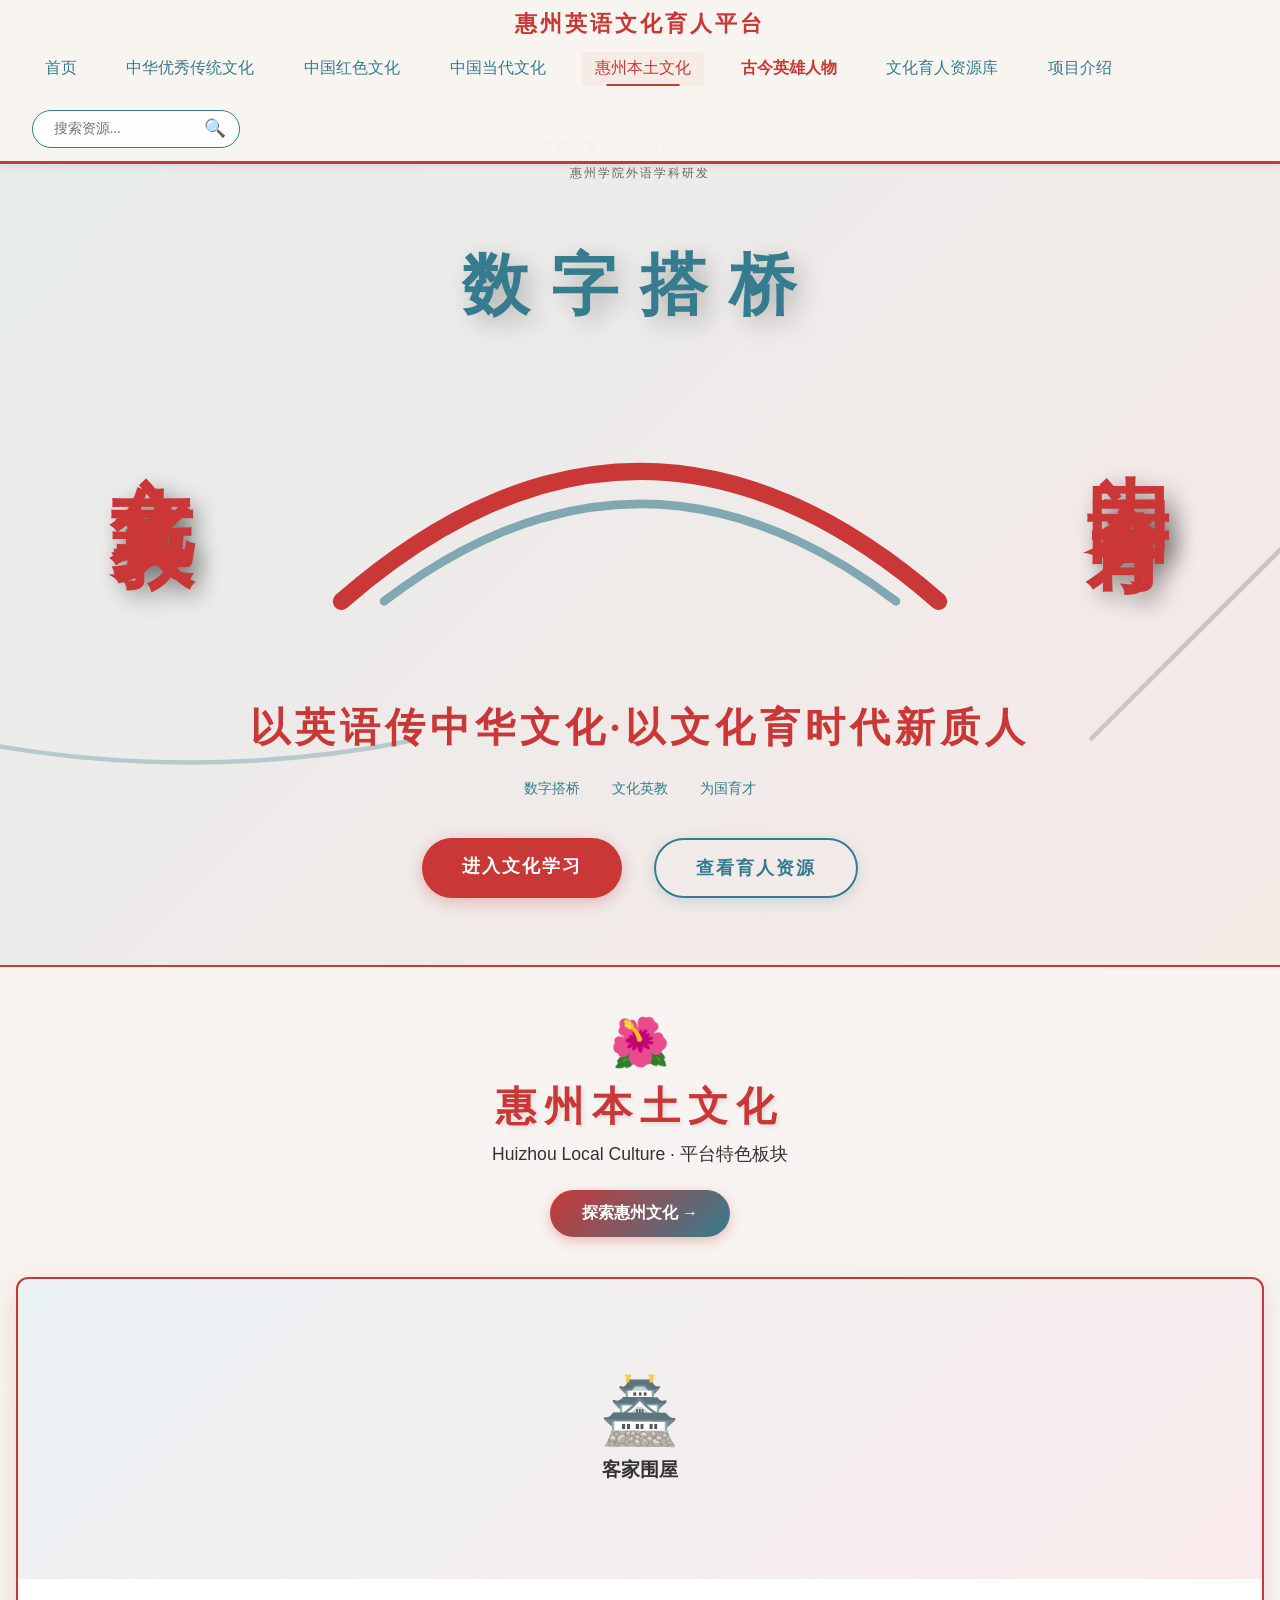
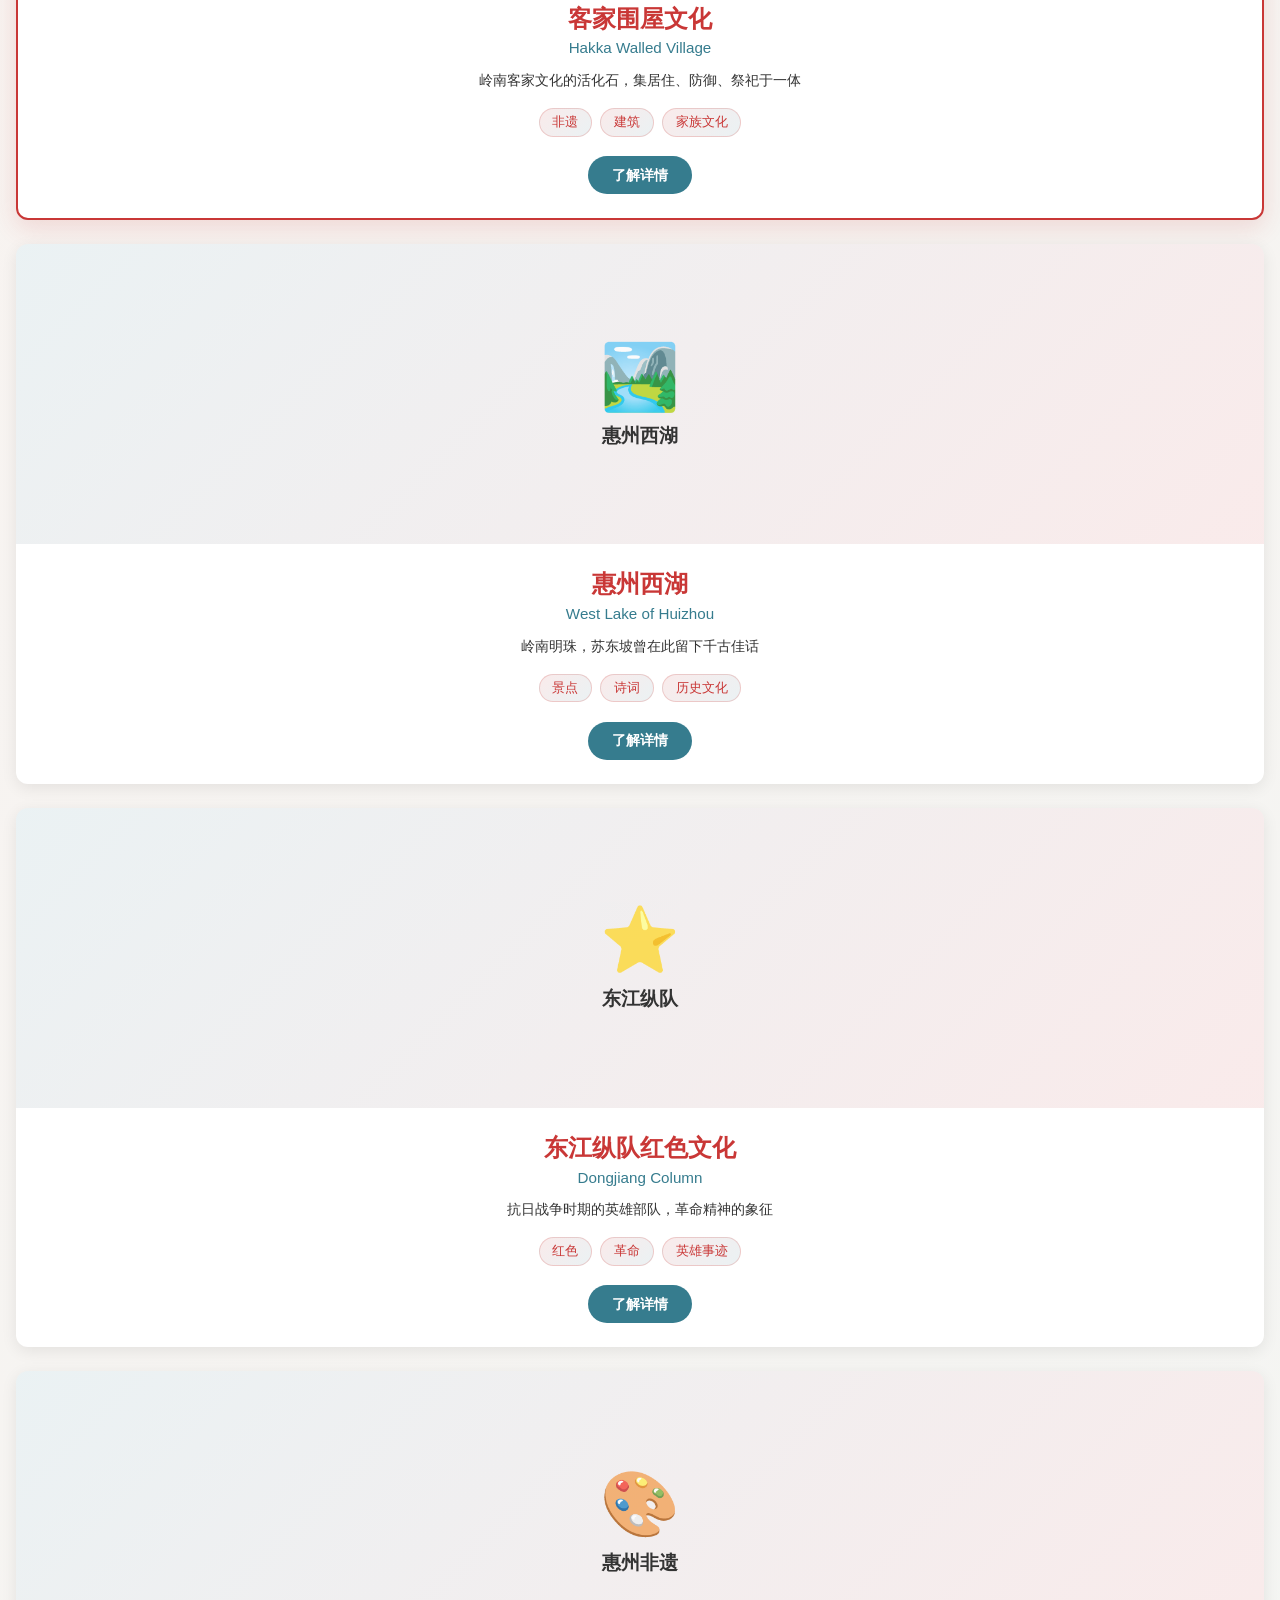
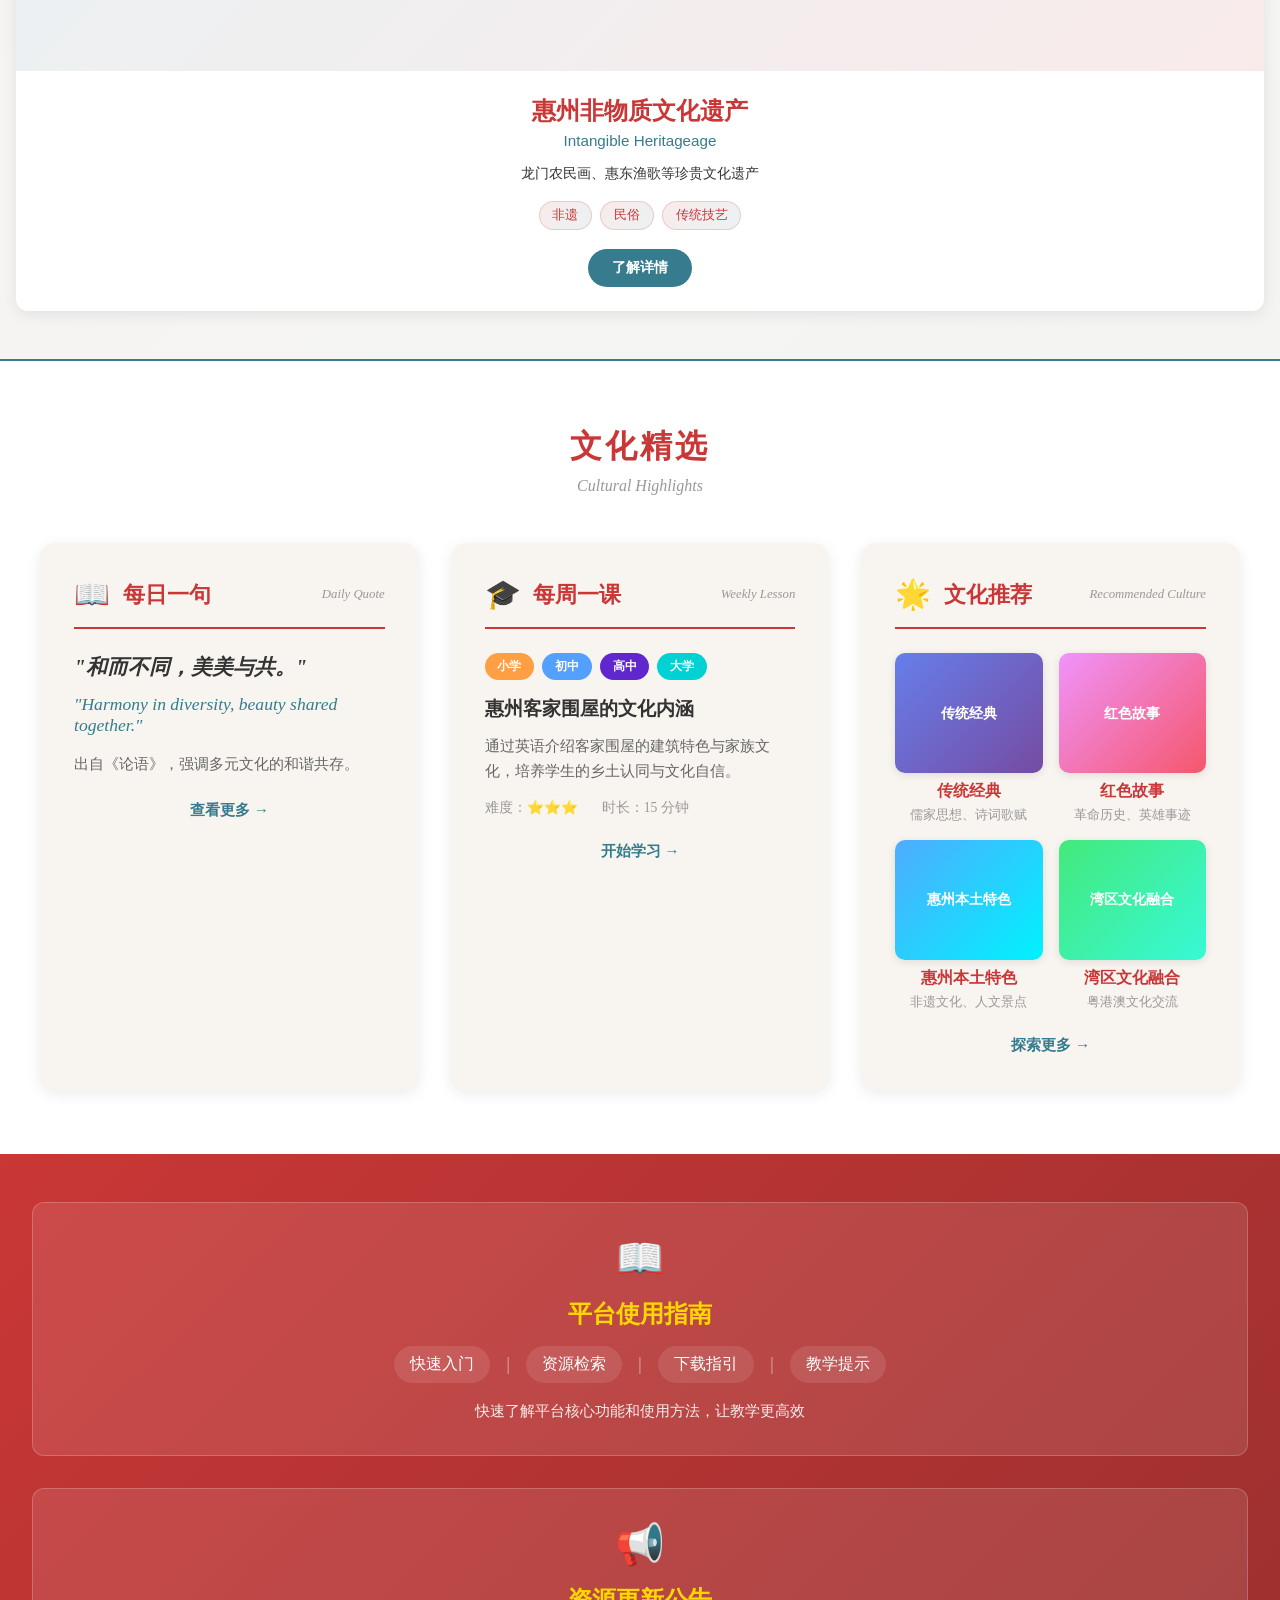
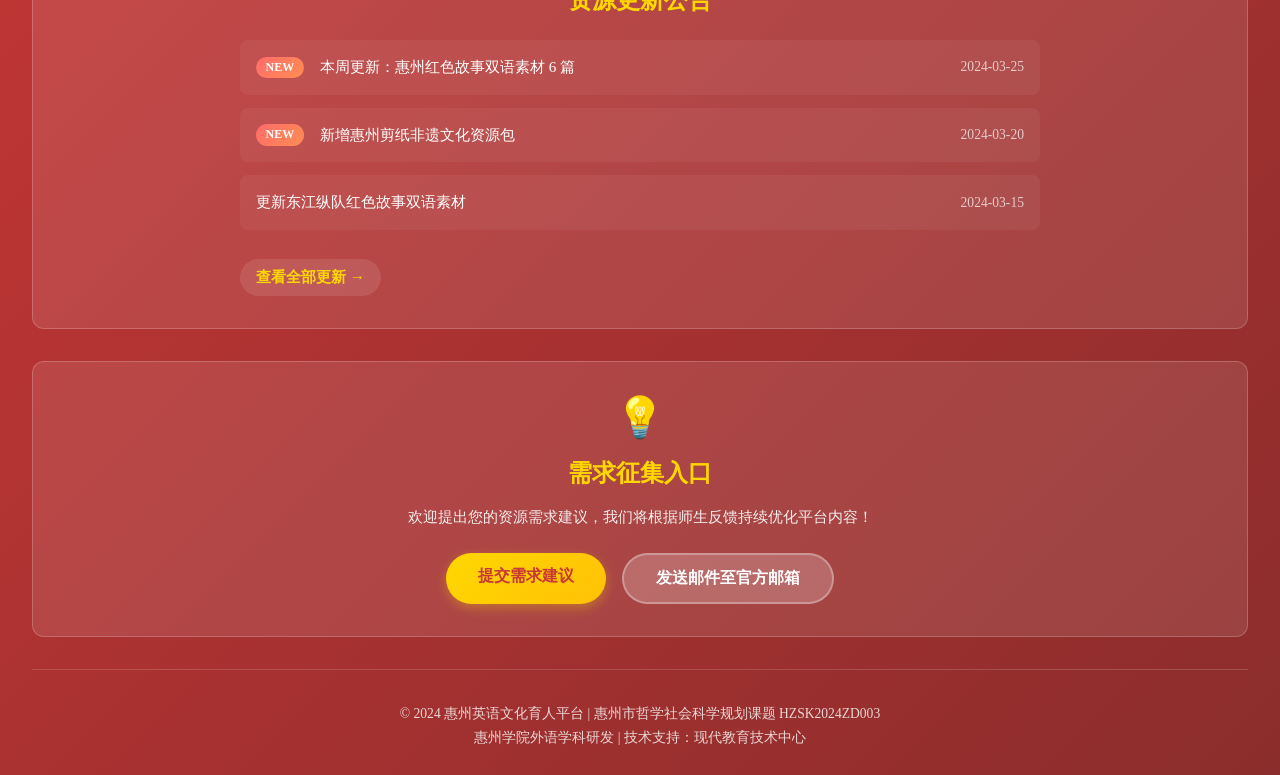
<file: index.html>
<!DOCTYPE html>
<html lang="zh-CN">
<head>
    <meta charset="UTF-8">
    <meta name="viewport" content="width=device-width, initial-scale=1.0, maximum-scale=1.0, user-scalable=no">
    <title>以英语传中华文化、以文化育时代新质人 - 惠州英语文化育人平台</title>
    <link rel="stylesheet" href="css/index.css?v=20260329055">
</head>
<body>
    <!-- 顶部固定导航 -->
    <header class="main-header">
        <div class="nav-container">
            <div class="logo-area">惠州英语文化育人平台</div>
            <button class="nav-toggle" id="navToggle" aria-label="切换导航菜单">
                <span class="toggle-icon"></span>
            </button>
            <nav class="nav-menu" id="navMenu">
                <a href="index.html" class="nav-item">首页</a>
                <a href="traditional-culture.html" class="nav-item">中华优秀传统文化</a>
                <a href="red-culture.html" class="nav-item">中国红色文化</a>
                <a href="contemporary-culture.html" class="nav-item">中国当代文化</a>
                <a href="local-culture.html" class="nav-item active">惠州本土文化</a>
                <a href="heroes.html" class="nav-item highlight">古今英雄人物</a>
                <a href="resource-library.html" class="nav-item">文化育人资源库</a>
                <a href="project-about.html" class="nav-item">项目介绍</a>
                
                <!-- 搜索框 -->
                <div class="search-box">
                    <input type="text" placeholder="搜索资源..." class="search-input" id="searchInput">
                    <button class="search-btn" id="searchBtn">🔍</button>
                </div>
            </nav>
        </div>
    </header>

    <!-- 首屏 Banner -->
    <section class="banner-section">
        <!-- 惠州元素底图 -->
        <div class="huizhou-bg">
            <svg class="huizhou-lineart" viewBox="0 0 1200 400" preserveAspectRatio="xMidYMid slice">
                <!-- 西湖轮廓 -->
                <path class="west-lake" d="M 100 300 Q 200 280 300 300 T 500 300" 
                      stroke="#367C8E" stroke-width="2" fill="none" opacity="0.3"/>
                <!-- 罗浮山轮廓 -->
                <path class="luofu-mountain" d="M 800 300 L 900 200 L 1000 300" 
                      stroke="#5A7D5A" stroke-width="2" fill="none" opacity="0.3"/>
            </svg>
        </div>
        
        <!-- 渐变背景层 -->
        <div class="gradient-overlay"></div>
        
        <div class="banner-content">
            <!-- 项目标签 -->
            <div class="project-tag">
                <span class="project-code">惠州市哲社重点项目 HZSK2024ZD003</span>
                <span class="project-unit">惠州学院外语学科研发</span>
            </div>
            
            <!-- 桥形 Logo -->
            <div class="bridge-logo">
                <div class="bridge-left">文化英教</div>
                <div class="bridge-arch">
                    <div class="bridge-top-text">数字搭桥</div>
                    <svg class="bridge-curve" viewBox="0 0 300 120" preserveAspectRatio="none">
                        <path d="M 10 110 Q 150 -10 290 110" stroke="#C93736" stroke-width="8" fill="none" stroke-linecap="round"/>
                        <path d="M 30 110 Q 150 20 270 110" stroke="#367C8E" stroke-width="4" fill="none" stroke-linecap="round" opacity="0.6"/>
                    </svg>
                </div>
                <div class="bridge-right">为国育才</div>
            </div>
            
            <!-- 主标语 -->
            <h1 class="main-slogan">以英语传中华文化·以文化育时代新质人</h1>
            
            <!-- 辅助标语 -->
            <div class="auxiliary-slogans">
                <span>数字搭桥</span>
                <span>文化英教</span>
                <span>为国育才</span>
            </div>
            
            <!-- 行动按钮 -->
            <div class="banner-actions">
                <a href="#culture-learning" class="btn btn-primary">进入文化学习</a>
                <a href="resource-library.html" class="btn btn-secondary">查看育人资源</a>
            </div>
        </div>
    </section>

    <!-- 惠州本土文化置顶推荐区 -->
    <section class="huizhou-featured">
        <div class="container">
            <div class="huizhou-header">
                <div class="huizhou-badge">🌺</div>
                <h2 class="huizhou-title">惠州本土文化</h2>
                <p class="huizhou-subtitle">Huizhou Local Culture · 平台特色板块</p>
                <a href="local-culture.html" class="btn-huizhou">探索惠州文化 →</a>
            </div>
            
            <div class="huizhou-carousel">
                <!-- 卡片 1：客家围屋 -->
                <div class="huizhou-card featured">
                    <div class="card-image hakka-house-img">
                        <div class="image-placeholder">
                            <span class="icon">🏯</span>
                            <span class="label">客家围屋</span>
                        </div>
                    </div>
                    <div class="card-info">
                        <h3>客家围屋文化</h3>
                        <p>Hakka Walled Village</p>
                        <p class="desc">岭南客家文化的活化石，集居住、防御、祭祀于一体</p>
                        <div class="tags">
                            <span class="tag">非遗</span>
                            <span class="tag">建筑</span>
                            <span class="tag">家族文化</span>
                        </div>
                        <a href="local-culture.html#hakka-house" class="btn-learn">了解详情</a>
                    </div>
                </div>
                
                <!-- 卡片 2：惠州西湖 -->
                <div class="huizhou-card">
                    <div class="card-image west-lake-img">
                        <div class="image-placeholder">
                            <span class="icon">🏞️</span>
                            <span class="label">惠州西湖</span>
                        </div>
                    </div>
                    <div class="card-info">
                        <h3>惠州西湖</h3>
                        <p>West Lake of Huizhou</p>
                        <p class="desc">岭南明珠，苏东坡曾在此留下千古佳话</p>
                        <div class="tags">
                            <span class="tag">景点</span>
                            <span class="tag">诗词</span>
                            <span class="tag">历史文化</span>
                        </div>
                        <a href="local-culture.html#west-lake" class="btn-learn">了解详情</a>
                    </div>
                </div>
                
                <!-- 卡片 3：东江纵队 -->
                <div class="huizhou-card">
                    <div class="card-image dongjiang-img">
                        <div class="image-placeholder">
                            <span class="icon">⭐</span>
                            <span class="label">东江纵队</span>
                        </div>
                    </div>
                    <div class="card-info">
                        <h3>东江纵队红色文化</h3>
                        <p>Dongjiang Column</p>
                        <p class="desc">抗日战争时期的英雄部队，革命精神的象征</p>
                        <div class="tags">
                            <span class="tag">红色</span>
                            <span class="tag">革命</span>
                            <span class="tag">英雄事迹</span>
                        </div>
                        <a href="local-culture.html#dongjiang" class="btn-learn">了解详情</a>
                    </div>
                </div>
                
                <!-- 卡片 4：惠州非遗 -->
                <div class="huizhou-card">
                    <div class="card-image heritage-img">
                        <div class="image-placeholder">
                            <span class="icon">🎨</span>
                            <span class="label">惠州非遗</span>
                        </div>
                    </div>
                    <div class="card-info">
                        <h3>惠州非物质文化遗产</h3>
                        <p>Intangible Heritageage</p>
                        <p class="desc">龙门农民画、惠东渔歌等珍贵文化遗产</p>
                        <div class="tags">
                            <span class="tag">非遗</span>
                            <span class="tag">民俗</span>
                            <span class="tag">传统技艺</span>
                        </div>
                        <a href="local-culture.html#heritage" class="btn-learn">了解详情</a>
                    </div>
                </div>
            </div>
        </div>
    </section>

    <!-- 文化精选模块 -->
    <section class="culture-highlights" id="culture-learning">
        <div class="container">
            <h2 class="section-title">文化精选</h2>
            <p class="section-subtitle">Cultural Highlights</p>
            
            <div class="highlights-grid">
                <!-- 每日一句 -->
                <div class="highlight-card daily-quote">
                    <div class="card-header">
                        <span class="card-icon">📖</span>
                        <h3>每日一句</h3>
                        <span class="card-label">Daily Quote</span>
                    </div>
                    <div class="card-content">
                        <blockquote class="quote-text">
                            "和而不同，美美与共。"
                        </blockquote>
                        <p class="quote-english">
                            "Harmony in diversity, beauty shared together."
                        </p>
                        <p class="quote-explanation">
                            出自《论语》，强调多元文化的和谐共存。
                        </p>
                    </div>
                    <div class="card-footer">
                        <a href="resource-library.html#daily-quote" class="btn-more">查看更多 →</a>
                    </div>
                </div>
                
                <!-- 每周一课 -->
                <div class="highlight-card weekly-lesson">
                    <div class="card-header">
                        <span class="card-icon">🎓</span>
                        <h3>每周一课</h3>
                        <span class="card-label">Weekly Lesson</span>
                    </div>
                    <div class="card-content">
                        <div class="lesson-segments">
                            <span class="segment-tag primary">小学</span>
                            <span class="segment-tag junior">初中</span>
                            <span class="segment-tag senior">高中</span>
                            <span class="segment-tag university">大学</span>
                        </div>
                        <h4 class="lesson-title">惠州客家围屋的文化内涵</h4>
                        <p class="lesson-desc">
                            通过英语介绍客家围屋的建筑特色与家族文化，培养学生的乡土认同与文化自信。
                        </p>
                        <div class="lesson-meta">
                            <span class="difficulty">难度：⭐⭐⭐</span>
                            <span class="duration">时长：15 分钟</span>
                        </div>
                    </div>
                    <div class="card-footer">
                        <a href="local-culture.html#hakka-house" class="btn-more">开始学习 →</a>
                    </div>
                </div>
                
                <!-- 文化推荐 -->
                <div class="highlight-card culture-recommend">
                    <div class="card-header">
                        <span class="card-icon">🌟</span>
                        <h3>文化推荐</h3>
                        <span class="card-label">Recommended Culture</span>
                    </div>
                    <div class="card-content">
                        <div class="recommend-categories">
                            <a href="traditional-culture.html" class="category-item">
                                <div class="category-thumb traditional">传统经典</div>
                                <h4>传统经典</h4>
                                <p>儒家思想、诗词歌赋</p>
                            </a>
                            <a href="red-culture.html" class="category-item">
                                <div class="category-thumb red">红色故事</div>
                                <h4>红色故事</h4>
                                <p>革命历史、英雄事迹</p>
                            </a>
                            <a href="local-culture.html" class="category-item">
                                <div class="category-thumb local">惠州本土特色</div>
                                <h4>惠州本土特色</h4>
                                <p>非遗文化、人文景点</p>
                            </a>
                            <a href="contemporary-culture.html" class="category-item">
                                <div class="category-thumb bay">湾区文化融合</div>
                                <h4>湾区文化融合</h4>
                                <p>粤港澳文化交流</p>
                            </a>
                        </div>
                    </div>
                    <div class="card-footer">
                        <a href="resource-library.html" class="btn-more">探索更多 →</a>
                    </div>
                </div>
            </div>
        </div>
    </section>

    <!-- 底部辅助区 -->
    <footer class="site-footer" id="resource-library">
        <div class="container">
            <!-- 平台使用指南 -->
            <div class="guide-section">
                <div class="guide-icon">📖</div>
                <h3>平台使用指南</h3>
                <div class="guide-links">
                    <a href="project-about.html#guide" class="guide-link">快速入门</a>
                    <span class="guide-separator">|</span>
                    <a href="resource-library.html#search" class="guide-link">资源检索</a>
                    <span class="guide-separator">|</span>
                    <a href="project-about.html#download" class="guide-link">下载指引</a>
                    <span class="guide-separator">|</span>
                    <a href="project-about.html#teaching" class="guide-link">教学提示</a>
                </div>
                <p class="guide-desc">快速了解平台核心功能和使用方法，让教学更高效</p>
            </div>
            
            <!-- 资源更新公告 -->
            <div class="update-section">
                <div class="update-icon">📢</div>
                <h3>资源更新公告</h3>
                <div class="update-list">
                    <div class="update-item">
                        <span class="update-tag new">NEW</span>
                        <span class="update-text">本周更新：惠州红色故事双语素材 6 篇</span>
                        <span class="update-date">2024-03-25</span>
                    </div>
                    <div class="update-item">
                        <span class="update-tag new">NEW</span>
                        <span class="update-text">新增惠州剪纸非遗文化资源包</span>
                        <span class="update-date">2024-03-20</span>
                    </div>
                    <div class="update-item">
                        <span class="update-text">更新东江纵队红色故事双语素材</span>
                        <span class="update-date">2024-03-15</span>
                    </div>
                    <a href="resource-library.html#notices" class="view-all-updates">查看全部更新 →</a>
                </div>
            </div>
            
            <!-- 需求征集 -->
            <div class="feedback-section">
                <div class="feedback-icon">💡</div>
                <h3>需求征集入口</h3>
                <p class="feedback-desc">欢迎提出您的资源需求建议，我们将根据师生反馈持续优化平台内容！</p>
                <div class="feedback-actions">
                    <a href="project-about.html#feedback" class="btn-feedback-primary">提交需求建议</a>
                    <a href="mailto:huizhou_english_edu@example.com" class="btn-feedback-secondary">发送邮件至官方邮箱</a>
                </div>
            </div>
            
            <div class="footer-bottom">
                <p>© 2024 惠州英语文化育人平台 | 惠州市哲学社会科学规划课题 HZSK2024ZD003</p>
                <p>惠州学院外语学科研发 | 技术支持：现代教育技术中心</p>
            </div>
        </div>
    </footer>

    <script src="js/index.js?v=20260329060"></script>
</body>
</html>
</file>
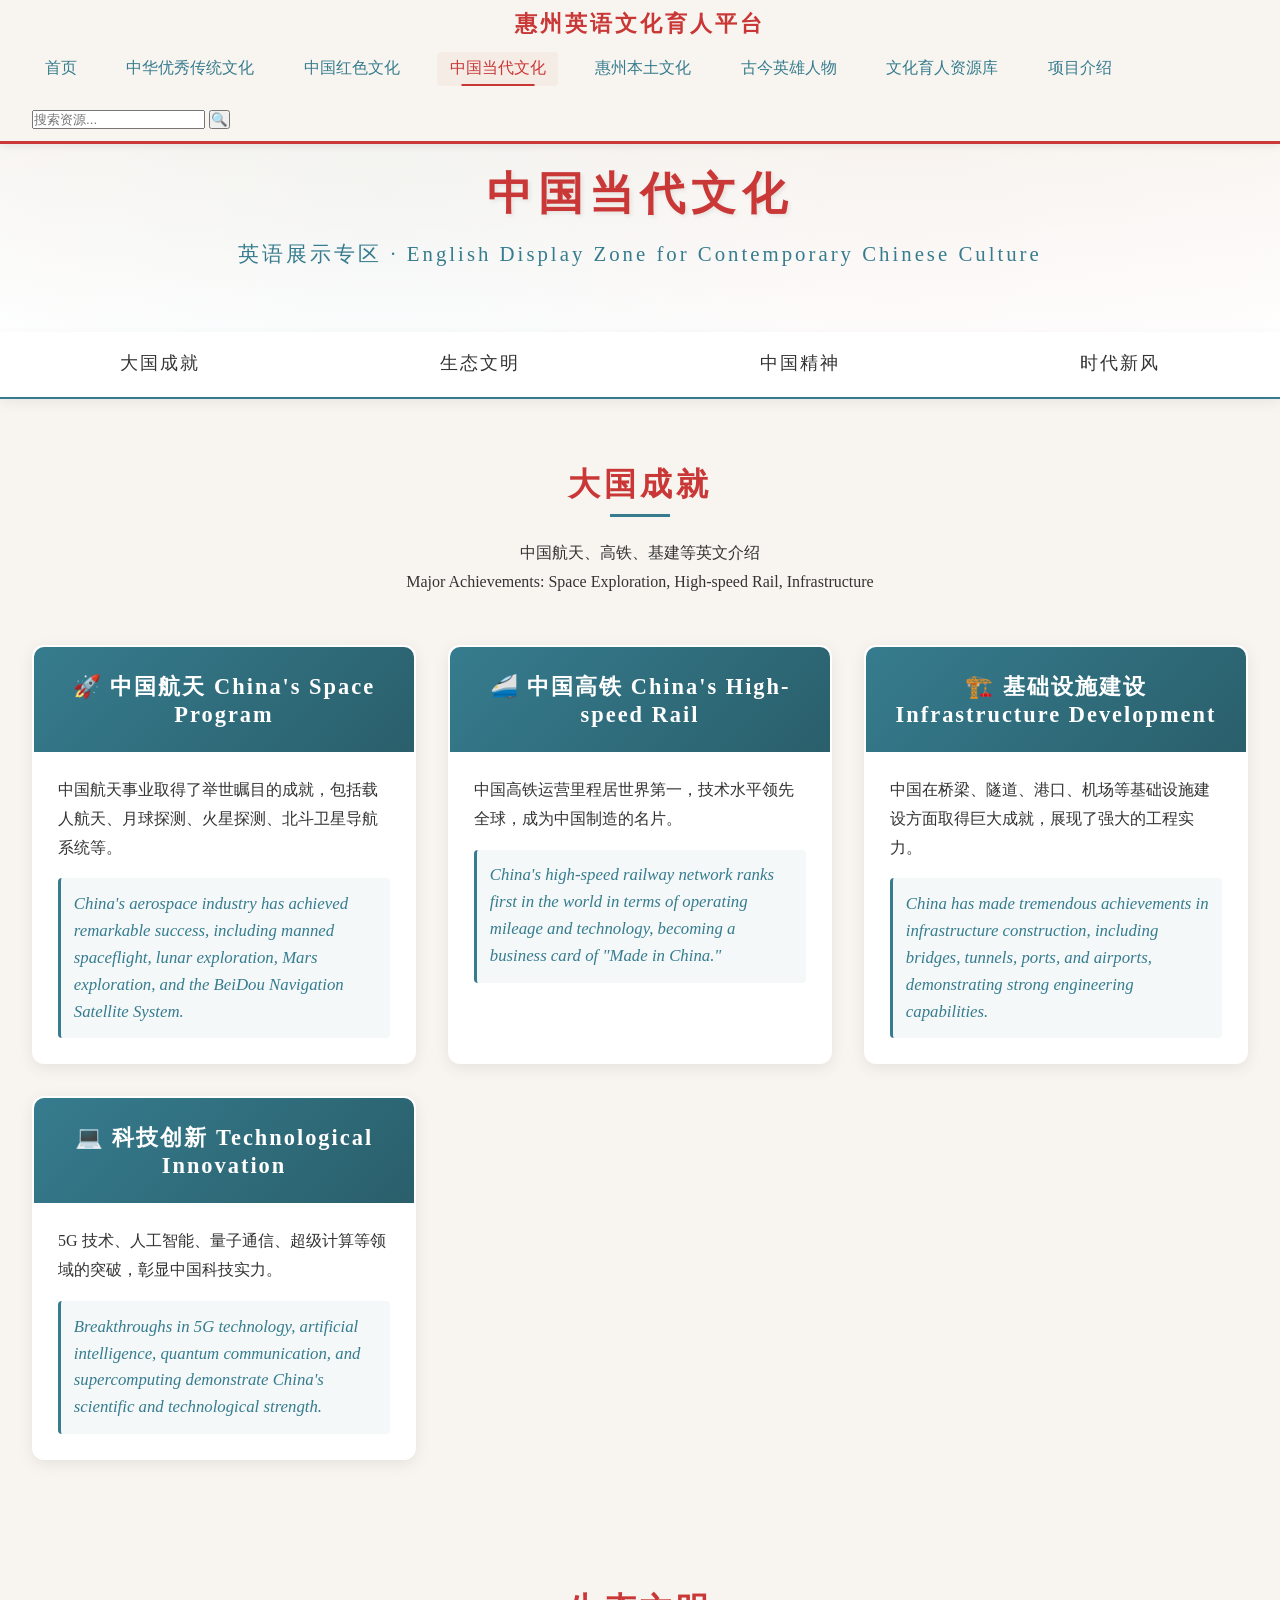
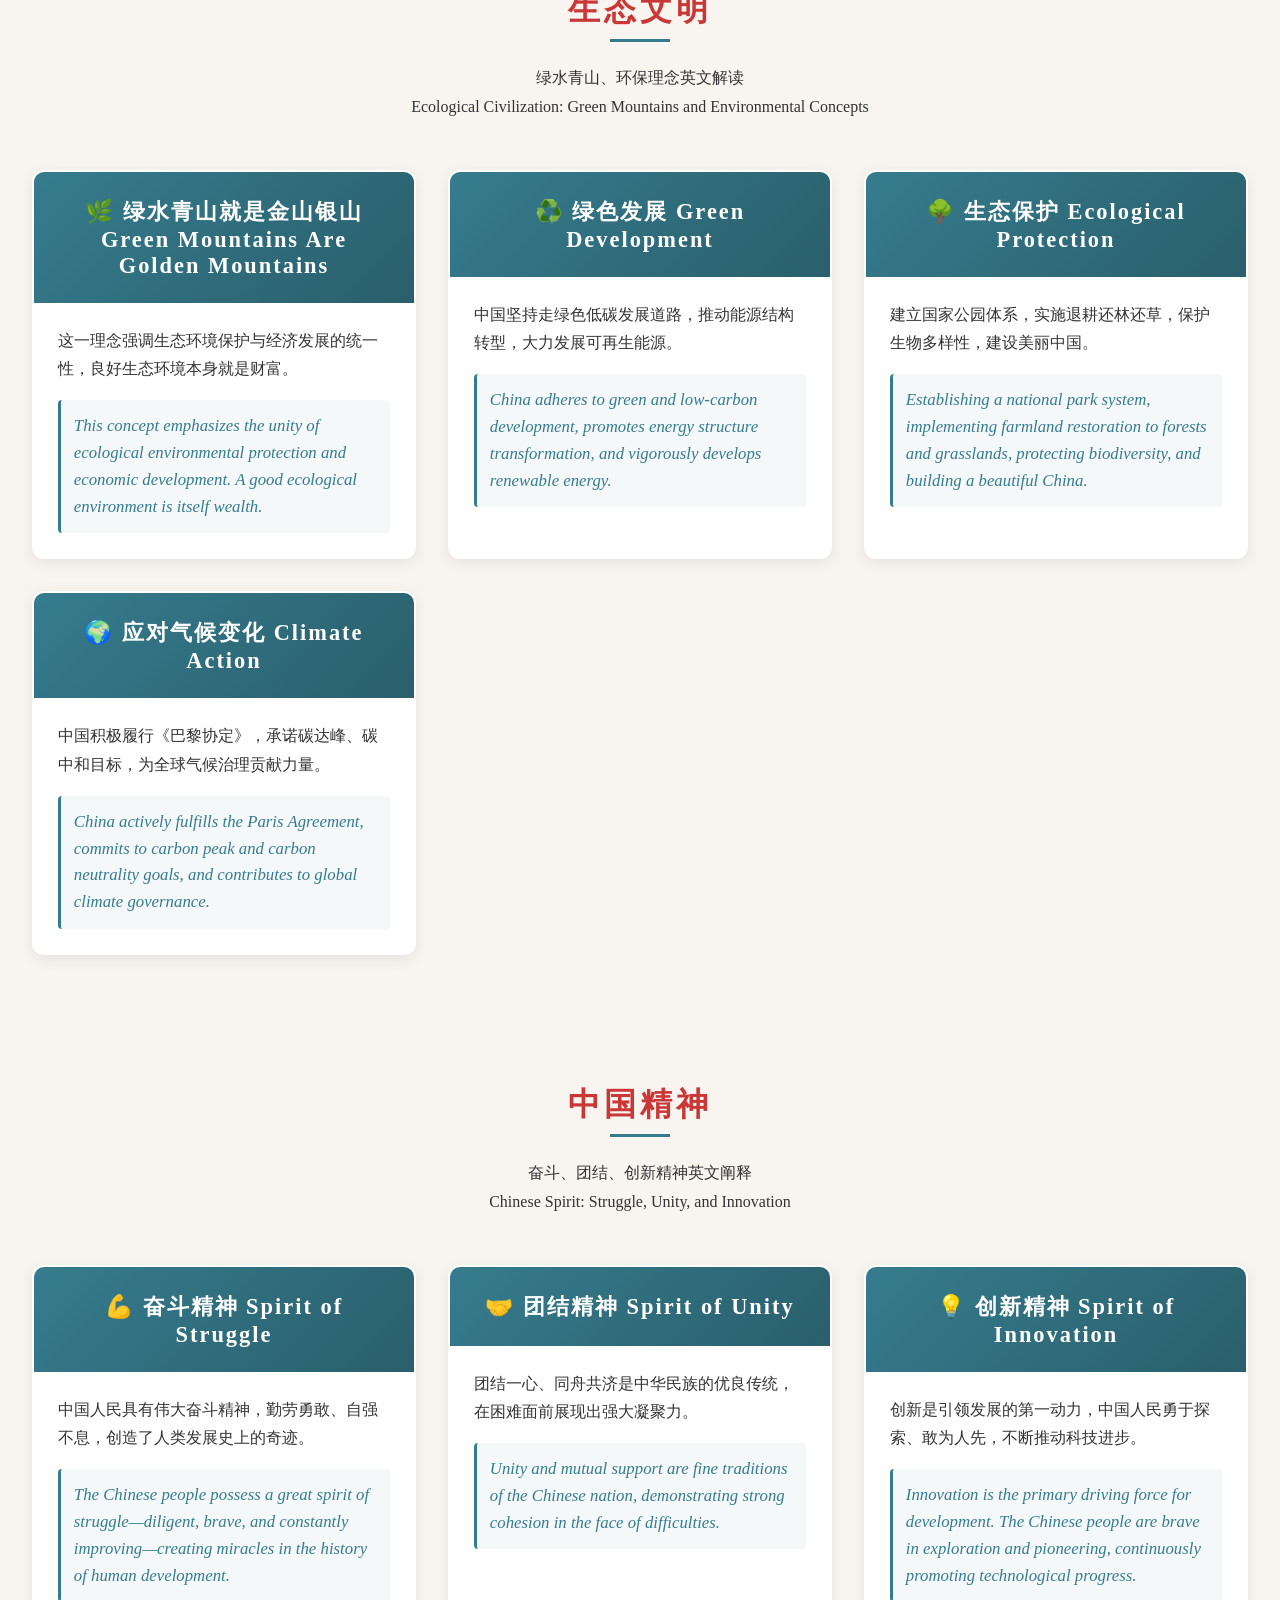
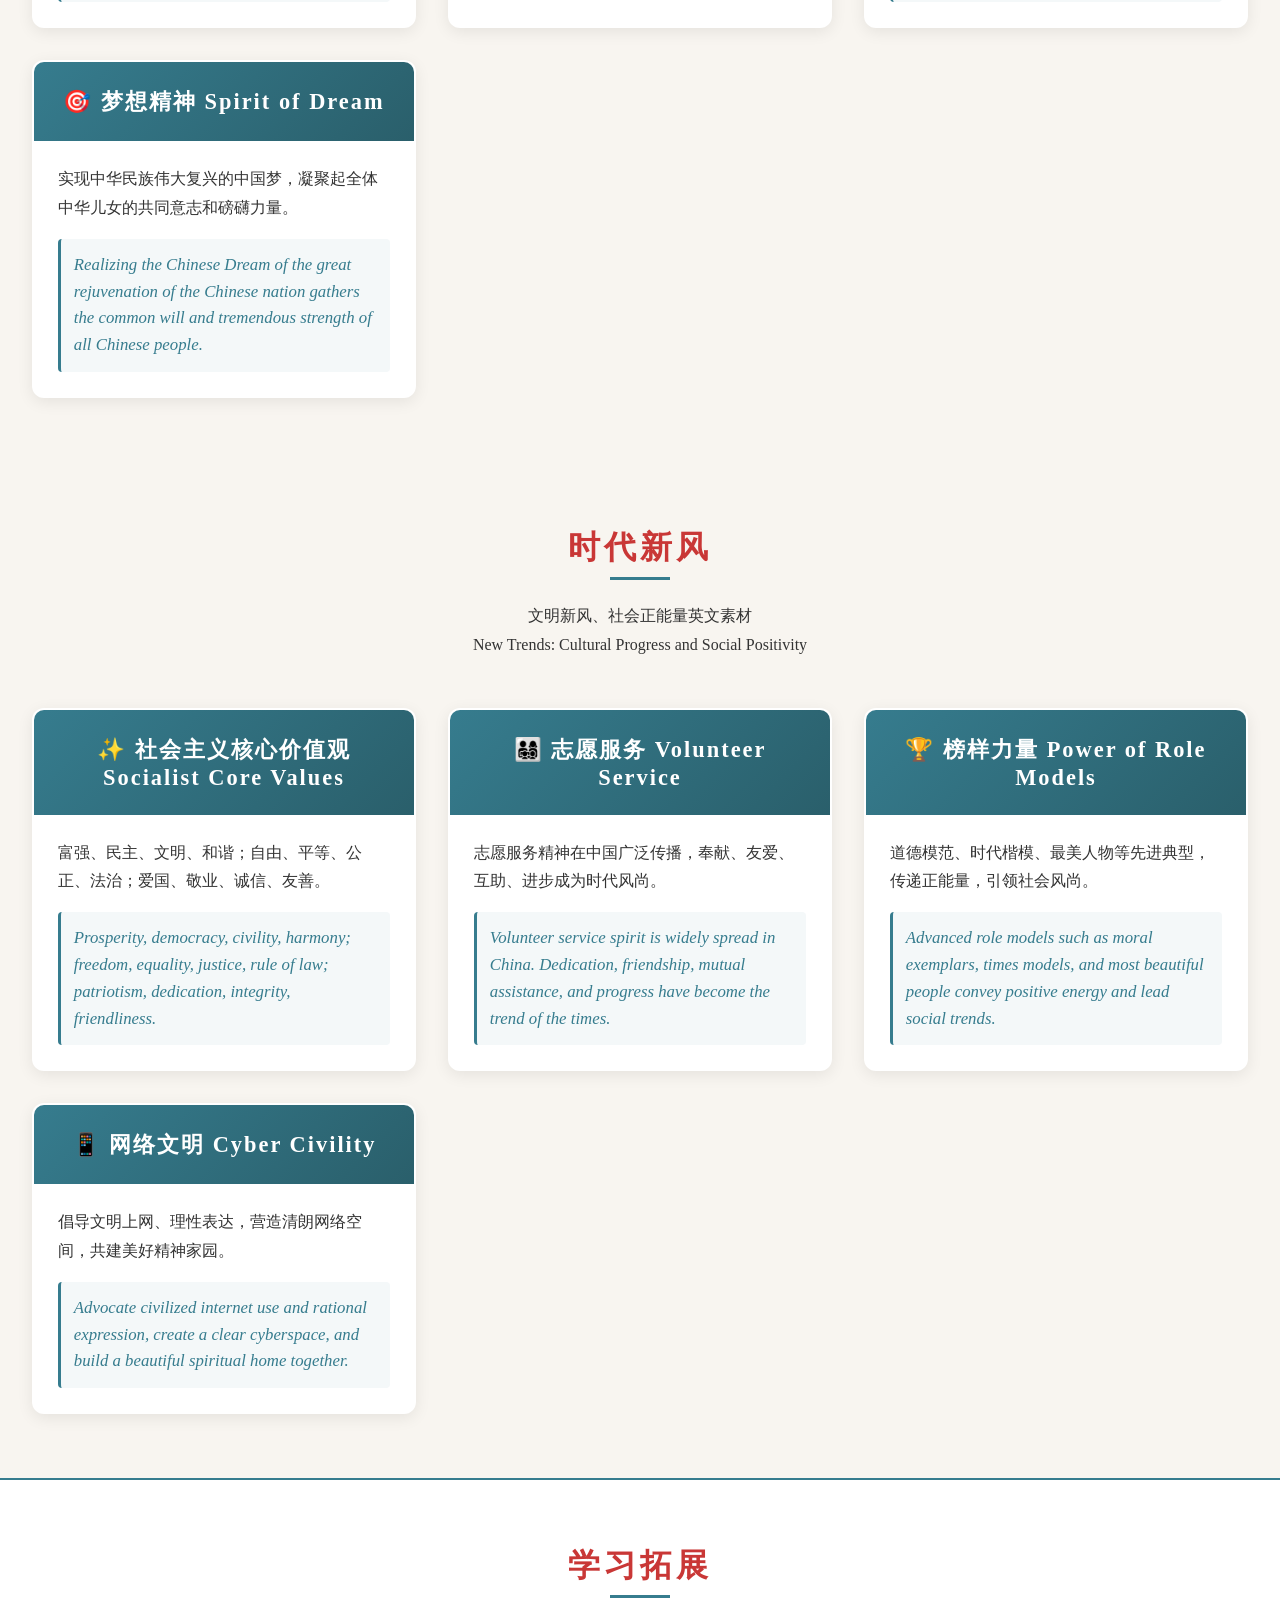
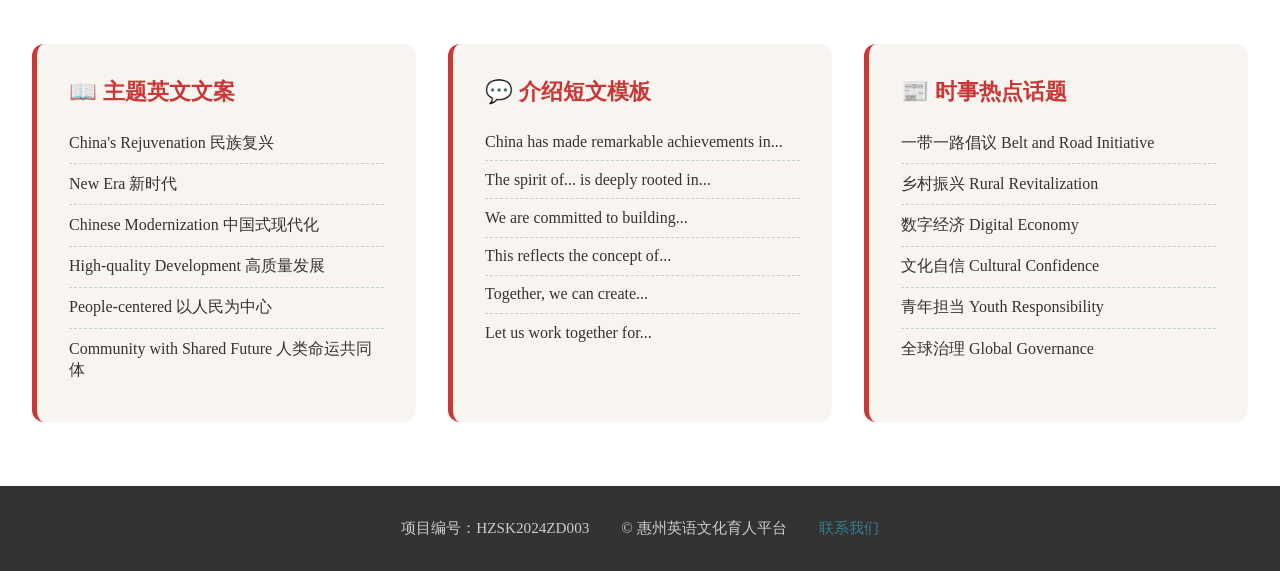
<file: contemporary-culture.html>
<!DOCTYPE html>
<html lang="zh-CN">
<head>
    <meta charset="UTF-8">
    <meta name="viewport" content="width=device-width, initial-scale=1.0, maximum-scale=1.0, user-scalable=no">
    <title>中国当代文化 · 英语展示专区 - 惠州英语文化育人平台</title>
    <link rel="stylesheet" href="css/contemporary-culture.css?v=20260329110">
</head>
<body>
    <!-- 顶部固定导航 -->
    <header class="main-header">
        <div class="nav-container">
            <div class="logo-area">惠州英语文化育人平台</div>
            <button class="nav-toggle" id="navToggle" aria-label="切换导航菜单">
                <span class="toggle-icon"></span>
            </button>
            <nav class="nav-menu" id="navMenu">
                <a href="index.html" class="nav-item">首页</a>
                <a href="traditional-culture.html" class="nav-item">中华优秀传统文化</a>
                <a href="red-culture.html" class="nav-item">中国红色文化</a>
                <a href="contemporary-culture.html" class="nav-item active">中国当代文化</a>
                <a href="local-culture.html" class="nav-item">惠州本土文化</a>
                <a href="heroes.html" class="nav-item highlight">古今英雄人物</a>
                <a href="resource-library.html" class="nav-item">文化育人资源库</a>
                <a href="project-about.html" class="nav-item">项目介绍</a>
                
                <!-- 搜索框 -->
                <div class="search-box">
                    <input type="text" placeholder="搜索资源..." class="search-input" id="searchInput">
                    <button class="search-btn" id="searchBtn">🔍</button>
                </div>
            </nav>
        </div>
    </header>

    <!-- 页面标题 Banner -->
    <section class="page-banner">
        <h1 class="page-title">中国当代文化</h1>
        <p class="page-subtitle">英语展示专区 · English Display Zone for Contemporary Chinese Culture</p>
    </section>

    <!-- 分类导航标签 -->
    <nav class="category-nav">
        <ul class="category-list">
            <li class="category-item">
                <a href="#achievements" class="category-link active">大国成就</a>
            </li>
            <li class="category-item">
                <a href="#ecology" class="category-link">生态文明</a>
            </li>
            <li class="category-item">
                <a href="#spirit" class="category-link">中国精神</a>
            </li>
            <li class="category-item">
                <a href="#new-trends" class="category-link">时代新风</a>
            </li>
        </ul>
    </nav>

    <!-- 大国成就板块 -->
    <section id="achievements" class="content-section">
        <div class="section-header">
            <h2 class="section-title-main">大国成就</h2>
            <p class="section-desc">中国航天、高铁、基建等英文介绍<br>Major Achievements: Space Exploration, High-speed Rail, Infrastructure</p>
        </div>
        <div class="content-grid">
            <div class="content-card">
                <div class="card-header">
                    <h3 class="card-title">🚀 中国航天 China's Space Program</h3>
                </div>
                <div class="card-body">
                    <p class="card-text">中国航天事业取得了举世瞩目的成就，包括载人航天、月球探测、火星探测、北斗卫星导航系统等。</p>
                    <p class="card-text-en">China's aerospace industry has achieved remarkable success, including manned spaceflight, lunar exploration, Mars exploration, and the BeiDou Navigation Satellite System.</p>
                </div>
            </div>
            <div class="content-card">
                <div class="card-header">
                    <h3 class="card-title">🚄 中国高铁 China's High-speed Rail</h3>
                </div>
                <div class="card-body">
                    <p class="card-text">中国高铁运营里程居世界第一，技术水平领先全球，成为中国制造的名片。</p>
                    <p class="card-text-en">China's high-speed railway network ranks first in the world in terms of operating mileage and technology, becoming a business card of "Made in China."</p>
                </div>
            </div>
            <div class="content-card">
                <div class="card-header">
                    <h3 class="card-title">🏗️ 基础设施建设 Infrastructure Development</h3>
                </div>
                <div class="card-body">
                    <p class="card-text">中国在桥梁、隧道、港口、机场等基础设施建设方面取得巨大成就，展现了强大的工程实力。</p>
                    <p class="card-text-en">China has made tremendous achievements in infrastructure construction, including bridges, tunnels, ports, and airports, demonstrating strong engineering capabilities.</p>
                </div>
            </div>
            <div class="content-card">
                <div class="card-header">
                    <h3 class="card-title">💻 科技创新 Technological Innovation</h3>
                </div>
                <div class="card-body">
                    <p class="card-text">5G 技术、人工智能、量子通信、超级计算等领域的突破，彰显中国科技实力。</p>
                    <p class="card-text-en">Breakthroughs in 5G technology, artificial intelligence, quantum communication, and supercomputing demonstrate China's scientific and technological strength.</p>
                </div>
            </div>
        </div>
    </section>

    <!-- 生态文明板块 -->
    <section id="ecology" class="content-section">
        <div class="section-header">
            <h2 class="section-title-main">生态文明</h2>
            <p class="section-desc">绿水青山、环保理念英文解读<br>Ecological Civilization: Green Mountains and Environmental Concepts</p>
        </div>
        <div class="content-grid">
            <div class="content-card">
                <div class="card-header">
                    <h3 class="card-title">🌿 绿水青山就是金山银山 Green Mountains Are Golden Mountains</h3>
                </div>
                <div class="card-body">
                    <p class="card-text">这一理念强调生态环境保护与经济发展的统一性，良好生态环境本身就是财富。</p>
                    <p class="card-text-en">This concept emphasizes the unity of ecological environmental protection and economic development. A good ecological environment is itself wealth.</p>
                </div>
            </div>
            <div class="content-card">
                <div class="card-header">
                    <h3 class="card-title">♻️ 绿色发展 Green Development</h3>
                </div>
                <div class="card-body">
                    <p class="card-text">中国坚持走绿色低碳发展道路，推动能源结构转型，大力发展可再生能源。</p>
                    <p class="card-text-en">China adheres to green and low-carbon development, promotes energy structure transformation, and vigorously develops renewable energy.</p>
                </div>
            </div>
            <div class="content-card">
                <div class="card-header">
                    <h3 class="card-title">🌳 生态保护 Ecological Protection</h3>
                </div>
                <div class="card-body">
                    <p class="card-text">建立国家公园体系，实施退耕还林还草，保护生物多样性，建设美丽中国。</p>
                    <p class="card-text-en">Establishing a national park system, implementing farmland restoration to forests and grasslands, protecting biodiversity, and building a beautiful China.</p>
                </div>
            </div>
            <div class="content-card">
                <div class="card-header">
                    <h3 class="card-title">🌍 应对气候变化 Climate Action</h3>
                </div>
                <div class="card-body">
                    <p class="card-text">中国积极履行《巴黎协定》，承诺碳达峰、碳中和目标，为全球气候治理贡献力量。</p>
                    <p class="card-text-en">China actively fulfills the Paris Agreement, commits to carbon peak and carbon neutrality goals, and contributes to global climate governance.</p>
                </div>
            </div>
        </div>
    </section>

    <!-- 中国精神板块 -->
    <section id="spirit" class="content-section">
        <div class="section-header">
            <h2 class="section-title-main">中国精神</h2>
            <p class="section-desc">奋斗、团结、创新精神英文阐释<br>Chinese Spirit: Struggle, Unity, and Innovation</p>
        </div>
        <div class="content-grid">
            <div class="content-card">
                <div class="card-header">
                    <h3 class="card-title">💪 奋斗精神 Spirit of Struggle</h3>
                </div>
                <div class="card-body">
                    <p class="card-text">中国人民具有伟大奋斗精神，勤劳勇敢、自强不息，创造了人类发展史上的奇迹。</p>
                    <p class="card-text-en">The Chinese people possess a great spirit of struggle—diligent, brave, and constantly improving—creating miracles in the history of human development.</p>
                </div>
            </div>
            <div class="content-card">
                <div class="card-header">
                    <h3 class="card-title">🤝 团结精神 Spirit of Unity</h3>
                </div>
                <div class="card-body">
                    <p class="card-text">团结一心、同舟共济是中华民族的优良传统，在困难面前展现出强大凝聚力。</p>
                    <p class="card-text-en">Unity and mutual support are fine traditions of the Chinese nation, demonstrating strong cohesion in the face of difficulties.</p>
                </div>
            </div>
            <div class="content-card">
                <div class="card-header">
                    <h3 class="card-title">💡 创新精神 Spirit of Innovation</h3>
                </div>
                <div class="card-body">
                    <p class="card-text">创新是引领发展的第一动力，中国人民勇于探索、敢为人先，不断推动科技进步。</p>
                    <p class="card-text-en">Innovation is the primary driving force for development. The Chinese people are brave in exploration and pioneering, continuously promoting technological progress.</p>
                </div>
            </div>
            <div class="content-card">
                <div class="card-header">
                    <h3 class="card-title">🎯 梦想精神 Spirit of Dream</h3>
                </div>
                <div class="card-body">
                    <p class="card-text">实现中华民族伟大复兴的中国梦，凝聚起全体中华儿女的共同意志和磅礴力量。</p>
                    <p class="card-text-en">Realizing the Chinese Dream of the great rejuvenation of the Chinese nation gathers the common will and tremendous strength of all Chinese people.</p>
                </div>
            </div>
        </div>
    </section>

    <!-- 时代新风板块 -->
    <section id="new-trends" class="content-section">
        <div class="section-header">
            <h2 class="section-title-main">时代新风</h2>
            <p class="section-desc">文明新风、社会正能量英文素材<br>New Trends: Cultural Progress and Social Positivity</p>
        </div>
        <div class="content-grid">
            <div class="content-card">
                <div class="card-header">
                    <h3 class="card-title">✨ 社会主义核心价值观 Socialist Core Values</h3>
                </div>
                <div class="card-body">
                    <p class="card-text">富强、民主、文明、和谐；自由、平等、公正、法治；爱国、敬业、诚信、友善。</p>
                    <p class="card-text-en">Prosperity, democracy, civility, harmony; freedom, equality, justice, rule of law; patriotism, dedication, integrity, friendliness.</p>
                </div>
            </div>
            <div class="content-card">
                <div class="card-header">
                    <h3 class="card-title">👨‍👩‍👧‍👦 志愿服务 Volunteer Service</h3>
                </div>
                <div class="card-body">
                    <p class="card-text">志愿服务精神在中国广泛传播，奉献、友爱、互助、进步成为时代风尚。</p>
                    <p class="card-text-en">Volunteer service spirit is widely spread in China. Dedication, friendship, mutual assistance, and progress have become the trend of the times.</p>
                </div>
            </div>
            <div class="content-card">
                <div class="card-header">
                    <h3 class="card-title">🏆 榜样力量 Power of Role Models</h3>
                </div>
                <div class="card-body">
                    <p class="card-text">道德模范、时代楷模、最美人物等先进典型，传递正能量，引领社会风尚。</p>
                    <p class="card-text-en">Advanced role models such as moral exemplars, times models, and most beautiful people convey positive energy and lead social trends.</p>
                </div>
            </div>
            <div class="content-card">
                <div class="card-header">
                    <h3 class="card-title">📱 网络文明 Cyber Civility</h3>
                </div>
                <div class="card-body">
                    <p class="card-text">倡导文明上网、理性表达，营造清朗网络空间，共建美好精神家园。</p>
                    <p class="card-text-en">Advocate civilized internet use and rational expression, create a clear cyberspace, and build a beautiful spiritual home together.</p>
                </div>
            </div>
        </div>
    </section>

    <!-- 学习拓展区 -->
    <section class="learning-section">
        <div class="section-header">
            <h2 class="section-title-main">学习拓展</h2>
        </div>
        <div class="learning-grid">
            <div class="learning-box">
                <h3 class="learning-title">📖 主题英文文案</h3>
                <ul class="learning-list">
                    <li class="learning-item">China's Rejuvenation 民族复兴</li>
                    <li class="learning-item">New Era 新时代</li>
                    <li class="learning-item">Chinese Modernization 中国式现代化</li>
                    <li class="learning-item">High-quality Development 高质量发展</li>
                    <li class="learning-item">People-centered 以人民为中心</li>
                    <li class="learning-item">Community with Shared Future 人类命运共同体</li>
                </ul>
            </div>
            <div class="learning-box">
                <h3 class="learning-title">💬 介绍短文模板</h3>
                <ul class="learning-list">
                    <li class="learning-item">China has made remarkable achievements in...</li>
                    <li class="learning-item">The spirit of... is deeply rooted in...</li>
                    <li class="learning-item">We are committed to building...</li>
                    <li class="learning-item">This reflects the concept of...</li>
                    <li class="learning-item">Together, we can create...</li>
                    <li class="learning-item">Let us work together for...</li>
                </ul>
            </div>
            <div class="learning-box">
                <h3 class="learning-title">📰 时事热点话题</h3>
                <ul class="learning-list">
                    <li class="learning-item">一带一路倡议 Belt and Road Initiative</li>
                    <li class="learning-item">乡村振兴 Rural Revitalization</li>
                    <li class="learning-item">数字经济 Digital Economy</li>
                    <li class="learning-item">文化自信 Cultural Confidence</li>
                    <li class="learning-item">青年担当 Youth Responsibility</li>
                    <li class="learning-item">全球治理 Global Governance</li>
                </ul>
            </div>
        </div>
    </section>

    <!-- 底部 Footer -->
    <footer class="site-footer">
        <div class="footer-info">
            <span>项目编号：HZSK2024ZD003</span>
            <span>© 惠州英语文化育人平台</span>
            <a href="#" class="footer-link">联系我们</a>
        </div>
    </footer>

    <script src="js/contemporary-culture.js"></script>
</body>
</html>
</file>
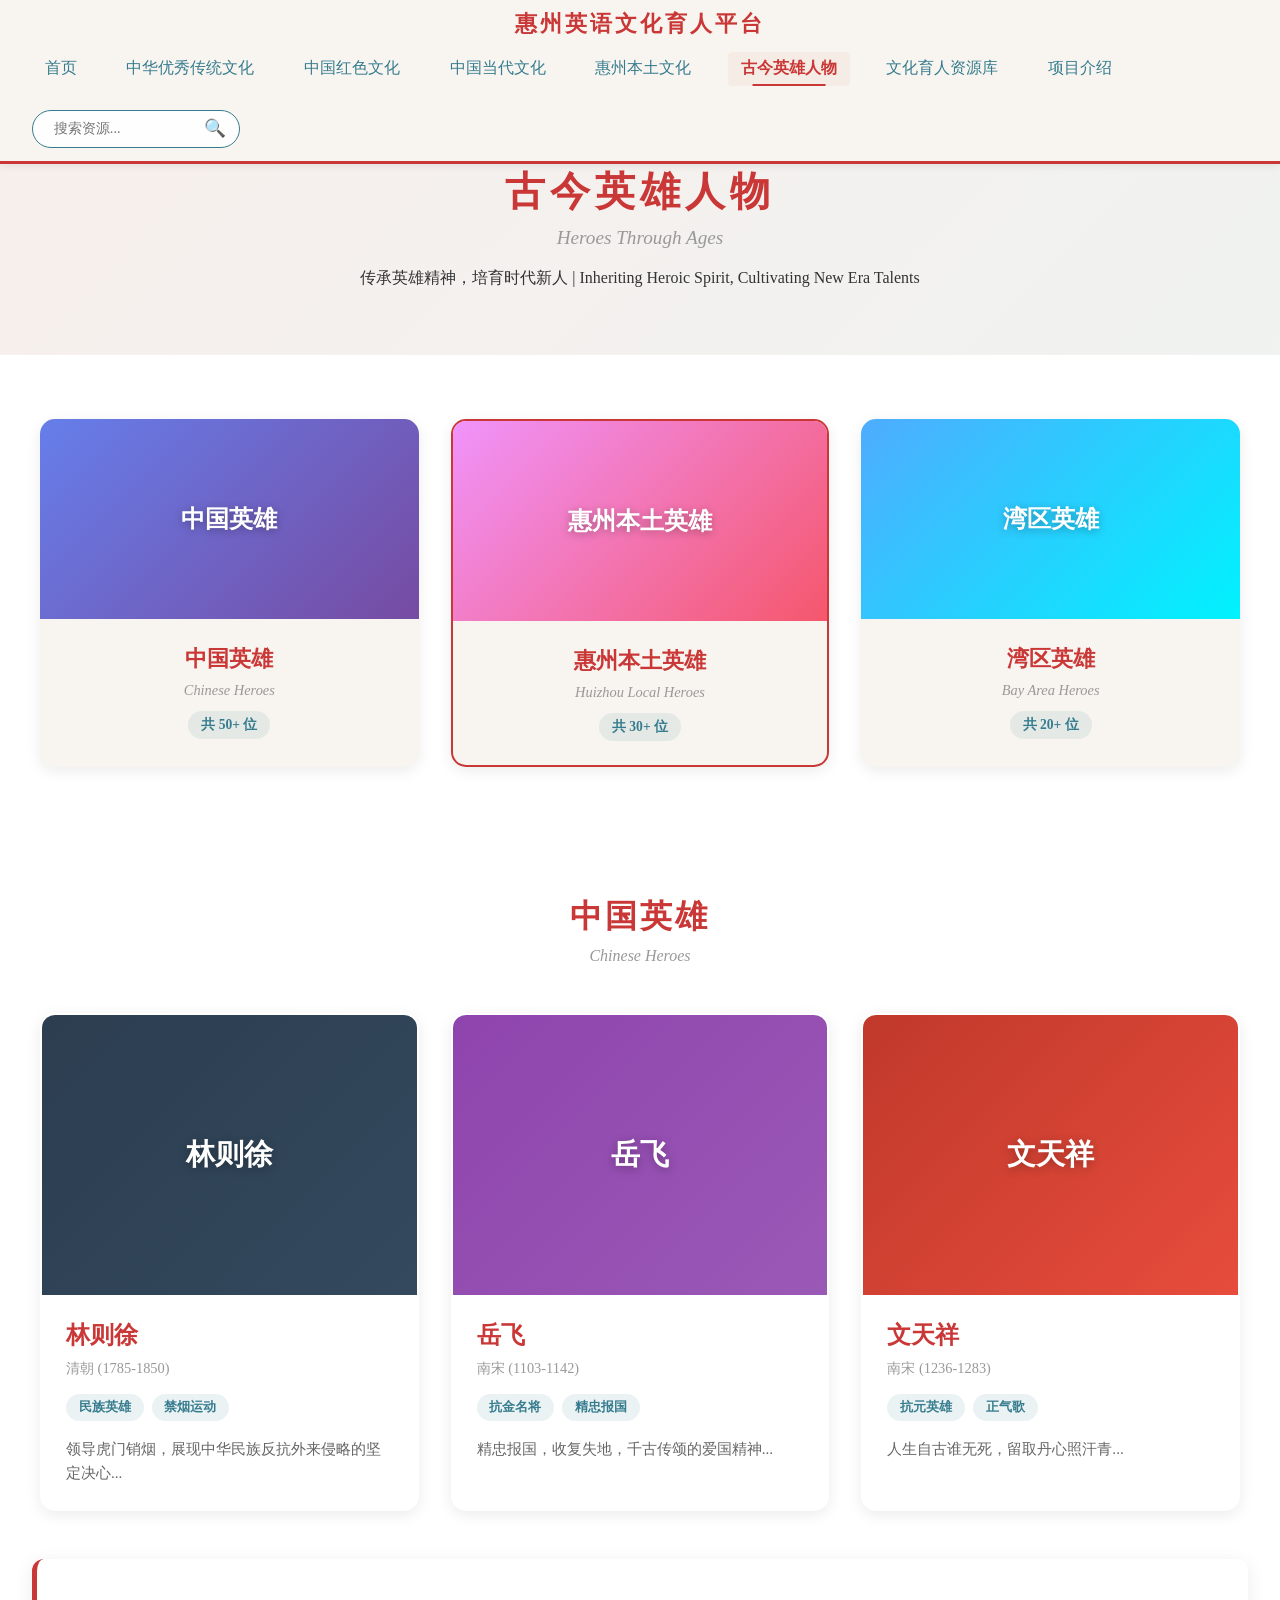
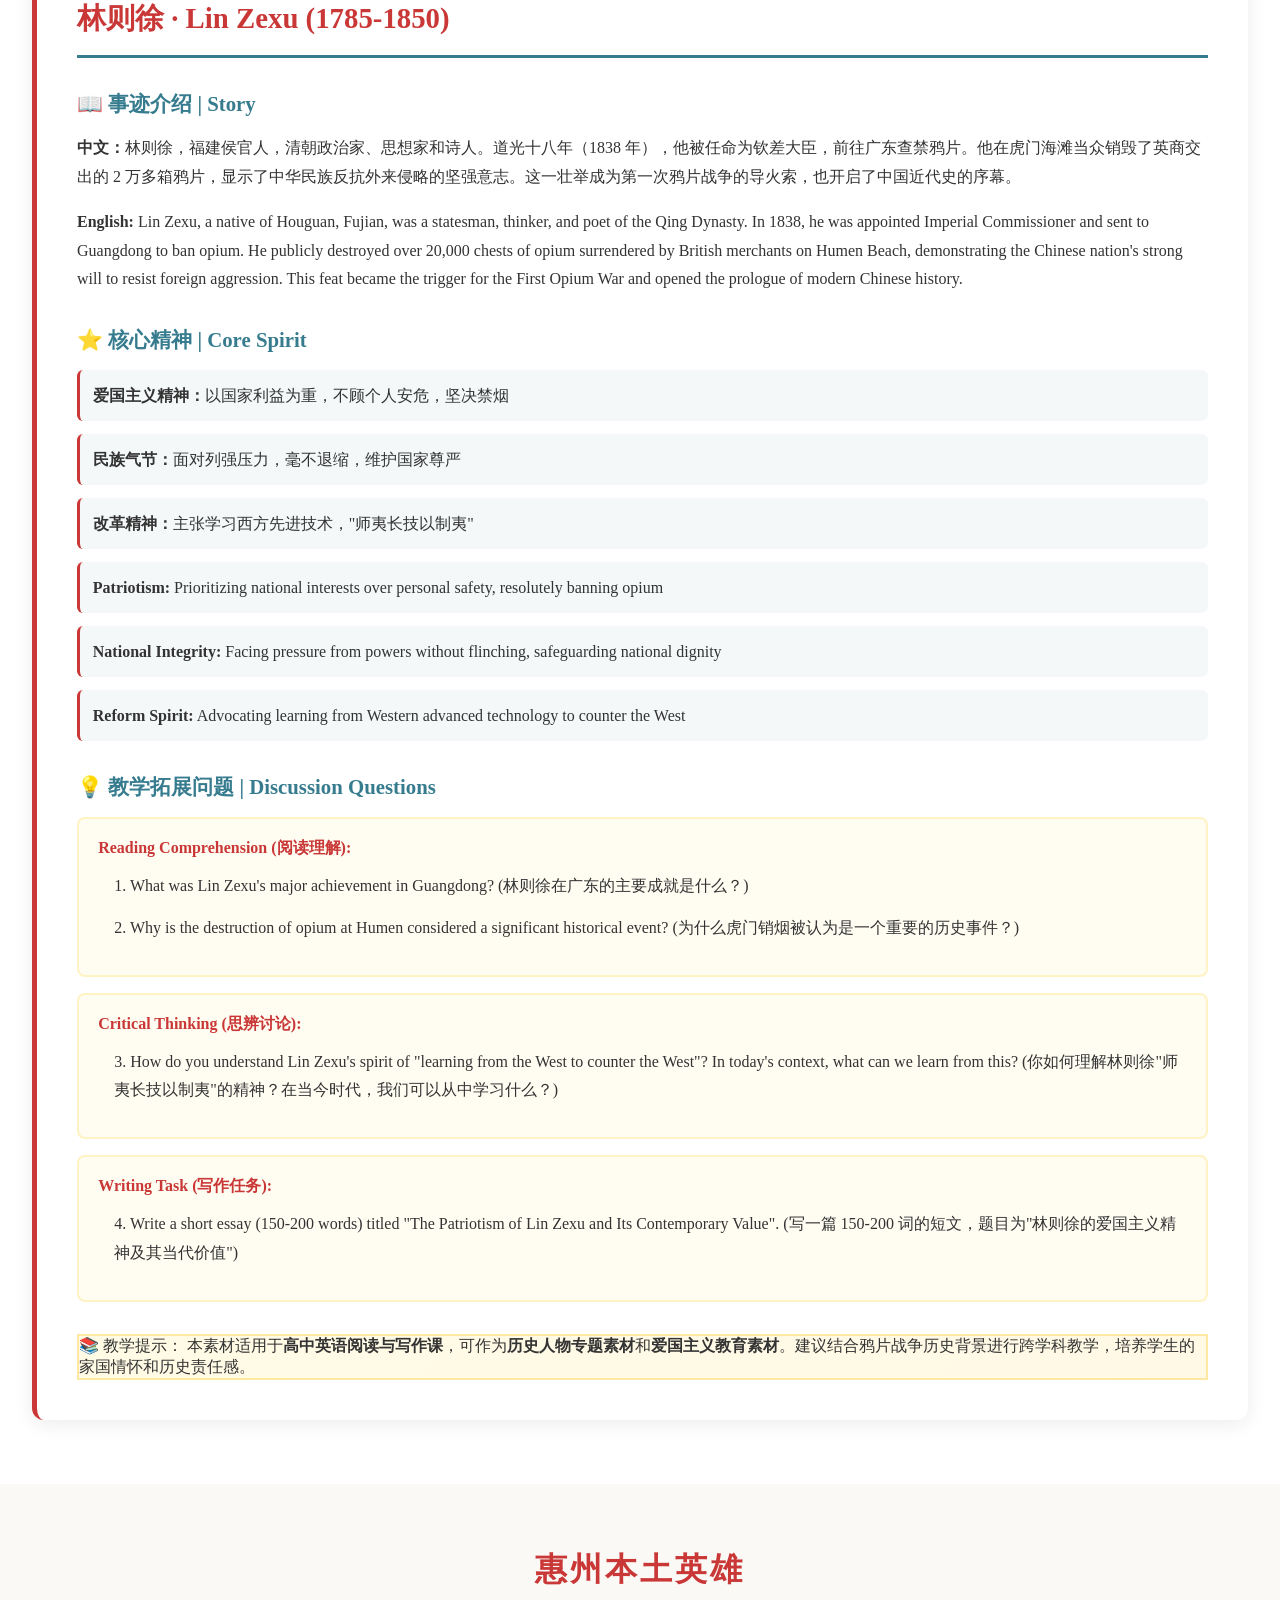
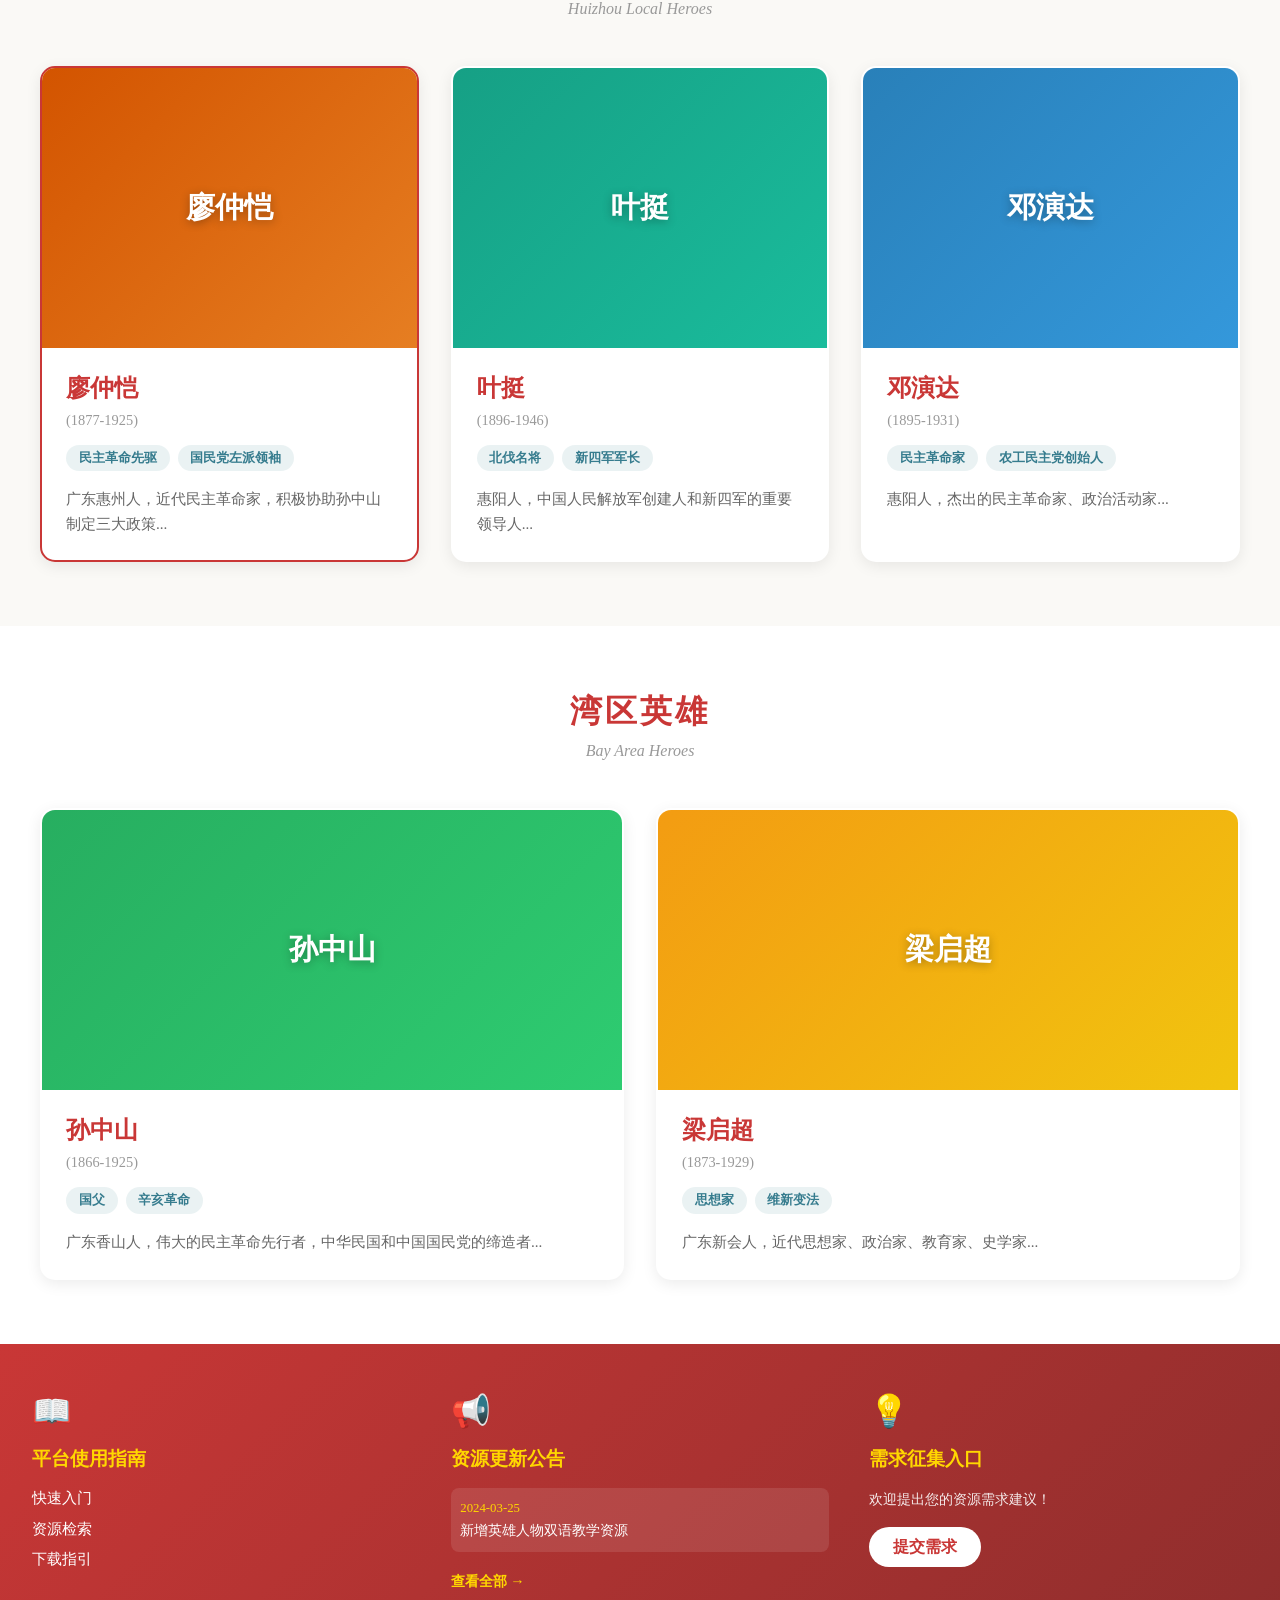
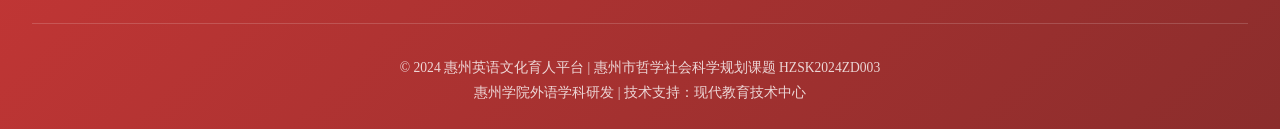
<file: heroes.html>
<!DOCTYPE html>
<html lang="zh-CN">
<head>
    <meta charset="UTF-8">
    <meta name="viewport" content="width=device-width, initial-scale=1.0, maximum-scale=1.0, user-scalable=no">
    <title>古今英雄人物 - 惠州英语文化育人平台</title>
    <link rel="stylesheet" href="css/heroes.css?v=20260329085">
</head>
<body>
    <!-- 顶部固定导航 -->
    <header class="main-header">
        <div class="nav-container">
            <div class="logo-area">惠州英语文化育人平台</div>
            <button class="nav-toggle" id="navToggle" aria-label="切换导航菜单">
                <span class="toggle-icon"></span>
            </button>
            <nav class="nav-menu" id="navMenu">
                <a href="index.html" class="nav-item">首页</a>
                <a href="traditional-culture.html" class="nav-item">中华优秀传统文化</a>
                <a href="red-culture.html" class="nav-item">中国红色文化</a>
                <a href="contemporary-culture.html" class="nav-item">中国当代文化</a>
                <a href="local-culture.html" class="nav-item">惠州本土文化</a>
                <a href="heroes.html" class="nav-item active highlight">古今英雄人物</a>
                <a href="resource-library.html" class="nav-item">文化育人资源库</a>
                <a href="project-about.html" class="nav-item">项目介绍</a>
                
                <!-- 搜索框 -->
                <div class="search-box">
                    <input type="text" placeholder="搜索资源..." class="search-input" id="searchInput">
                    <button class="search-btn" id="searchBtn">🔍</button>
                </div>
            </nav>
        </div>
    </header>

    <!-- Banner 区域 -->
    <section class="heroes-banner">
        <div class="container">
            <h1 class="page-title">古今英雄人物</h1>
            <p class="page-subtitle">Heroes Through Ages</p>
            <p class="page-desc">传承英雄精神，培育时代新人 | Inheriting Heroic Spirit, Cultivating New Era Talents</p>
        </div>
    </section>

    <!-- 英雄分类导航 -->
    <section class="heroes-categories">
        <div class="container">
            <div class="category-grid">
                <a href="#chinese-heroes" class="category-card">
                    <div class="category-image chinese-bg">
                        <span class="category-placeholder">中国英雄</span>
                    </div>
                    <div class="category-info">
                        <h3>中国英雄</h3>
                        <p class="en-name">Chinese Heroes</p>
                        <span class="count">共 50+ 位</span>
                    </div>
                </a>
                
                <a href="#huizhou-heroes" class="category-card featured">
                    <div class="category-image huizhou-bg">
                        <span class="category-placeholder">惠州本土英雄</span>
                    </div>
                    <div class="category-info">
                        <h3>惠州本土英雄</h3>
                        <p class="en-name">Huizhou Local Heroes</p>
                        <span class="count">共 30+ 位</span>
                    </div>
                </a>
                
                <a href="#bay-area-heroes" class="category-card">
                    <div class="category-image bay-bg">
                        <span class="category-placeholder">湾区英雄</span>
                    </div>
                    <div class="category-info">
                        <h3>湾区英雄</h3>
                        <p class="en-name">Bay Area Heroes</p>
                        <span class="count">共 20+ 位</span>
                    </div>
                </a>
            </div>
        </div>
    </section>

    <!-- 中国英雄列表 -->
    <section class="heroes-list" id="chinese-heroes">
        <div class="container">
            <h2 class="section-title">中国英雄</h2>
            <p class="section-subtitle">Chinese Heroes</p>
            
            <div class="heroes-grid">
                <!-- 林则徐卡片 -->
                <a href="#" class="hero-card">
                    <div class="hero-portrait lin-zexu">
                        <span class="portrait-placeholder">林则徐</span>
                    </div>
                    <div class="hero-info">
                        <h3 class="hero-name">林则徐</h3>
                        <p class="hero-period">清朝 (1785-1850)</p>
                        <div class="hero-tags">
                            <span class="tag">民族英雄</span>
                            <span class="tag">禁烟运动</span>
                        </div>
                        <p class="hero-excerpt">领导虎门销烟，展现中华民族反抗外来侵略的坚定决心...</p>
                    </div>
                </a>
                
                <!-- 岳飞卡片 -->
                <a href="#" class="hero-card">
                    <div class="hero-portrait yue-fei">
                        <span class="portrait-placeholder">岳飞</span>
                    </div>
                    <div class="hero-info">
                        <h3 class="hero-name">岳飞</h3>
                        <p class="hero-period">南宋 (1103-1142)</p>
                        <div class="hero-tags">
                            <span class="tag">抗金名将</span>
                            <span class="tag">精忠报国</span>
                        </div>
                        <p class="hero-excerpt">精忠报国，收复失地，千古传颂的爱国精神...</p>
                    </div>
                </a>
                
                <!-- 文天祥卡片 -->
                <a href="#" class="hero-card">
                    <div class="hero-portrait wen-tianxiang">
                        <span class="portrait-placeholder">文天祥</span>
                    </div>
                    <div class="hero-info">
                        <h3 class="hero-name">文天祥</h3>
                        <p class="hero-period">南宋 (1236-1283)</p>
                        <div class="hero-tags">
                            <span class="tag">抗元英雄</span>
                            <span class="tag">正气歌</span>
                        </div>
                        <p class="hero-excerpt">人生自古谁无死，留取丹心照汗青...</p>
                    </div>
                </a>
            </div>
            
            <!-- 林则徐详情展开区域 -->
            <div class="hero-detail-section" id="lin-zexu-detail">
                <div class="hero-detail-content">
                    <h3>林则徐 · Lin Zexu (1785-1850)</h3>
                    
                    <!-- 双语事迹介绍 -->
                    <div class="hero-story">
                        <h4>📖 事迹介绍 | Story</h4>
                        <p><strong>中文：</strong>林则徐，福建侯官人，清朝政治家、思想家和诗人。道光十八年（1838 年），他被任命为钦差大臣，前往广东查禁鸦片。他在虎门海滩当众销毁了英商交出的 2 万多箱鸦片，显示了中华民族反抗外来侵略的坚强意志。这一壮举成为第一次鸦片战争的导火索，也开启了中国近代史的序幕。</p>
                        <p><strong>English:</strong> Lin Zexu, a native of Houguan, Fujian, was a statesman, thinker, and poet of the Qing Dynasty. In 1838, he was appointed Imperial Commissioner and sent to Guangdong to ban opium. He publicly destroyed over 20,000 chests of opium surrendered by British merchants on Humen Beach, demonstrating the Chinese nation's strong will to resist foreign aggression. This feat became the trigger for the First Opium War and opened the prologue of modern Chinese history.</p>
                    </div>
                    
                    <!-- 核心精神提炼 -->
                    <div class="hero-spirit">
                        <h4>⭐ 核心精神 | Core Spirit</h4>
                        <ul>
                            <li><strong>爱国主义精神：</strong>以国家利益为重，不顾个人安危，坚决禁烟</li>
                            <li><strong>民族气节：</strong>面对列强压力，毫不退缩，维护国家尊严</li>
                            <li><strong>改革精神：</strong>主张学习西方先进技术，"师夷长技以制夷"</li>
                            <li><strong>Patriotism:</strong> Prioritizing national interests over personal safety, resolutely banning opium</li>
                            <li><strong>National Integrity:</strong> Facing pressure from powers without flinching, safeguarding national dignity</li>
                            <li><strong>Reform Spirit:</strong> Advocating learning from Western advanced technology to counter the West</li>
                        </ul>
                    </div>
                    
                    <!-- 教学拓展问题 -->
                    <div class="hero-questions">
                        <h4>💡 教学拓展问题 | Discussion Questions</h4>
                        <div class="question-item">
                            <p class="question-label"><strong>Reading Comprehension (阅读理解):</strong></p>
                            <p>1. What was Lin Zexu's major achievement in Guangdong? (林则徐在广东的主要成就是什么？)</p>
                            <p>2. Why is the destruction of opium at Humen considered a significant historical event? (为什么虎门销烟被认为是一个重要的历史事件？)</p>
                        </div>
                        <div class="question-item">
                            <p class="question-label"><strong>Critical Thinking (思辨讨论):</strong></p>
                            <p>3. How do you understand Lin Zexu's spirit of "learning from the West to counter the West"? In today's context, what can we learn from this? (你如何理解林则徐"师夷长技以制夷"的精神？在当今时代，我们可以从中学习什么？)</p>
                        </div>
                        <div class="question-item">
                            <p class="question-label"><strong>Writing Task (写作任务):</strong></p>
                            <p>4. Write a short essay (150-200 words) titled "The Patriotism of Lin Zexu and Its Contemporary Value". (写一篇 150-200 词的短文，题目为"林则徐的爱国主义精神及其当代价值")</p>
                        </div>
                    </div>
                    
                    <!-- 教学提示 -->
                    <div class="teaching-tip hero-tip">
                        <span class="tip-label">📚 教学提示：</span>
                        <span>本素材适用于<strong>高中英语阅读与写作课</strong>，可作为<strong>历史人物专题素材</strong>和<strong>爱国主义教育素材</strong>。建议结合鸦片战争历史背景进行跨学科教学，培养学生的家国情怀和历史责任感。</span>
                    </div>
                </div>
            </div>
        </div>
    </section>

    <!-- 惠州本土英雄列表 -->
    <section class="heroes-list" id="huizhou-heroes">
        <div class="container">
            <h2 class="section-title">惠州本土英雄</h2>
            <p class="section-subtitle">Huizhou Local Heroes</p>
            
            <div class="heroes-grid">
                <!-- 廖仲恺卡片 -->
                <a href="#" class="hero-card featured">
                    <div class="hero-portrait liao-zhongkai">
                        <span class="portrait-placeholder">廖仲恺</span>
                    </div>
                    <div class="hero-info">
                        <h3 class="hero-name">廖仲恺</h3>
                        <p class="hero-period">(1877-1925)</p>
                        <div class="hero-tags">
                            <span class="tag">民主革命先驱</span>
                            <span class="tag">国民党左派领袖</span>
                        </div>
                        <p class="hero-excerpt">广东惠州人，近代民主革命家，积极协助孙中山制定三大政策...</p>
                    </div>
                </a>
                
                <!-- 叶挺卡片 -->
                <a href="#" class="hero-card">
                    <div class="hero-portrait ye-ting">
                        <span class="portrait-placeholder">叶挺</span>
                    </div>
                    <div class="hero-info">
                        <h3 class="hero-name">叶挺</h3>
                        <p class="hero-period">(1896-1946)</p>
                        <div class="hero-tags">
                            <span class="tag">北伐名将</span>
                            <span class="tag">新四军军长</span>
                        </div>
                        <p class="hero-excerpt">惠阳人，中国人民解放军创建人和新四军的重要领导人...</p>
                    </div>
                </a>
                
                <!-- 邓演达卡片 -->
                <a href="#" class="hero-card">
                    <div class="hero-portrait deng-yan-da">
                        <span class="portrait-placeholder">邓演达</span>
                    </div>
                    <div class="hero-info">
                        <h3 class="hero-name">邓演达</h3>
                        <p class="hero-period">(1895-1931)</p>
                        <div class="hero-tags">
                            <span class="tag">民主革命家</span>
                            <span class="tag">农工民主党创始人</span>
                        </div>
                        <p class="hero-excerpt">惠阳人，杰出的民主革命家、政治活动家...</p>
                    </div>
                </a>
            </div>
        </div>
    </section>

    <!-- 湾区英雄列表 -->
    <section class="heroes-list" id="bay-area-heroes">
        <div class="container">
            <h2 class="section-title">湾区英雄</h2>
            <p class="section-subtitle">Bay Area Heroes</p>
            
            <div class="heroes-grid">
                <!-- 孙中山卡片 -->
                <a href="#" class="hero-card">
                    <div class="hero-portrait sun-yat-sen">
                        <span class="portrait-placeholder">孙中山</span>
                    </div>
                    <div class="hero-info">
                        <h3 class="hero-name">孙中山</h3>
                        <p class="hero-period">(1866-1925)</p>
                        <div class="hero-tags">
                            <span class="tag">国父</span>
                            <span class="tag">辛亥革命</span>
                        </div>
                        <p class="hero-excerpt">广东香山人，伟大的民主革命先行者，中华民国和中国国民党的缔造者...</p>
                    </div>
                </a>
                
                <!-- 梁启超卡片 -->
                <a href="#" class="hero-card">
                    <div class="hero-portrait liang-qichao">
                        <span class="portrait-placeholder">梁启超</span>
                    </div>
                    <div class="hero-info">
                        <h3 class="hero-name">梁启超</h3>
                        <p class="hero-period">(1873-1929)</p>
                        <div class="hero-tags">
                            <span class="tag">思想家</span>
                            <span class="tag">维新变法</span>
                        </div>
                        <p class="hero-excerpt">广东新会人，近代思想家、政治家、教育家、史学家...</p>
                    </div>
                </a>
            </div>
        </div>
    </section>

    <!-- 底部 Footer -->
    <footer class="site-footer">
        <div class="container">
            <div class="footer-grid">
                <div class="footer-item">
                    <div class="footer-icon">📖</div>
                    <h4>平台使用指南</h4>
                    <ul class="footer-links">
                        <li><a href="project-about.html#guide">快速入门</a></li>
                        <li><a href="resource-library.html#search">资源检索</a></li>
                        <li><a href="project-about.html#download">下载指引</a></li>
                    </ul>
                </div>
                
                <div class="footer-item">
                    <div class="footer-icon">📢</div>
                    <h4>资源更新公告</h4>
                    <div class="update-notice">
                        <div class="notice-item">
                            <span class="notice-date">2024-03-25</span>
                            <p class="notice-content">新增英雄人物双语教学资源</p>
                        </div>
                        <a href="resource-library.html#notices" class="view-all">查看全部 →</a>
                    </div>
                </div>
                
                <div class="footer-item">
                    <div class="footer-icon">💡</div>
                    <h4>需求征集入口</h4>
                    <p class="footer-desc">欢迎提出您的资源需求建议！</p>
                    <a href="project-about.html#feedback" class="btn-feedback">提交需求</a>
                </div>
            </div>
            
            <div class="footer-bottom">
                <p>© 2024 惠州英语文化育人平台 | 惠州市哲学社会科学规划课题 HZSK2024ZD003</p>
                <p>惠州学院外语学科研发 | 技术支持：现代教育技术中心</p>
            </div>
        </div>
    </footer>

    <script src="js/heroes.js?v=20260329015"></script>
</body>
</html>
</file>
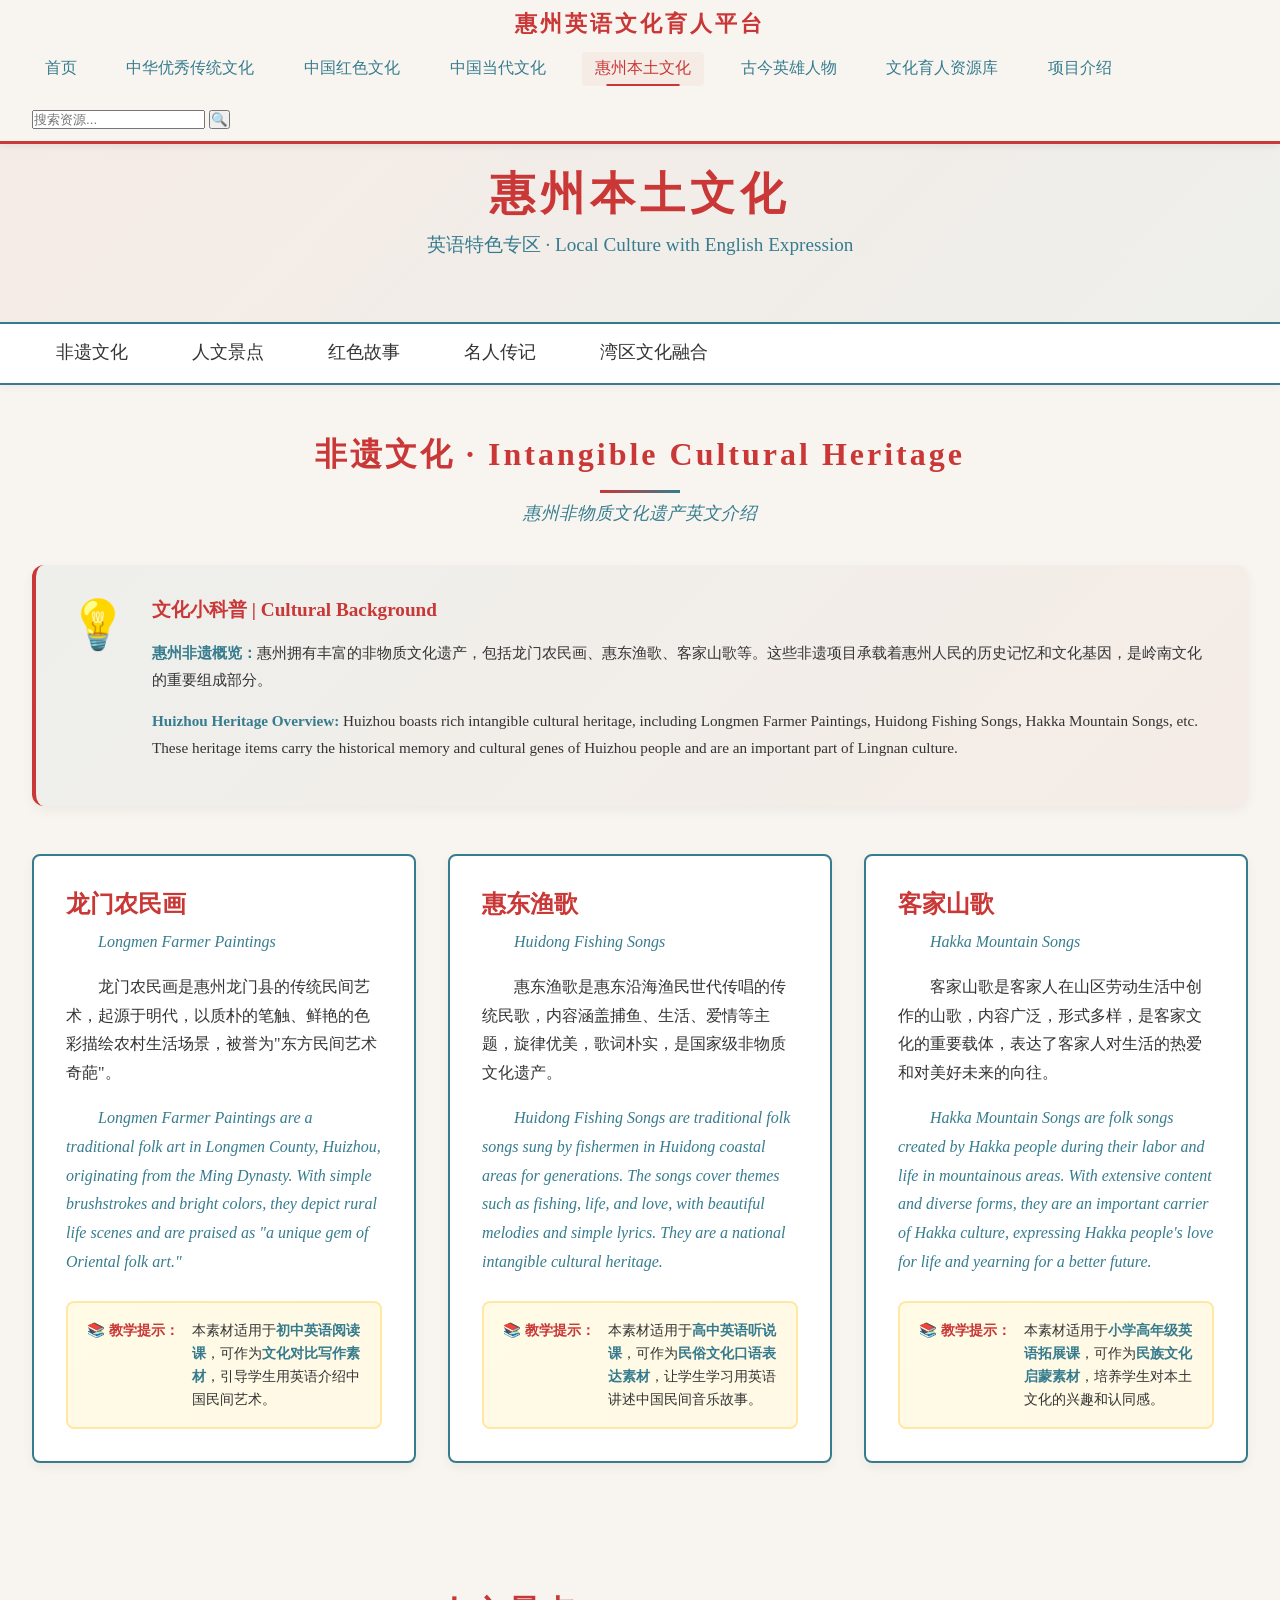
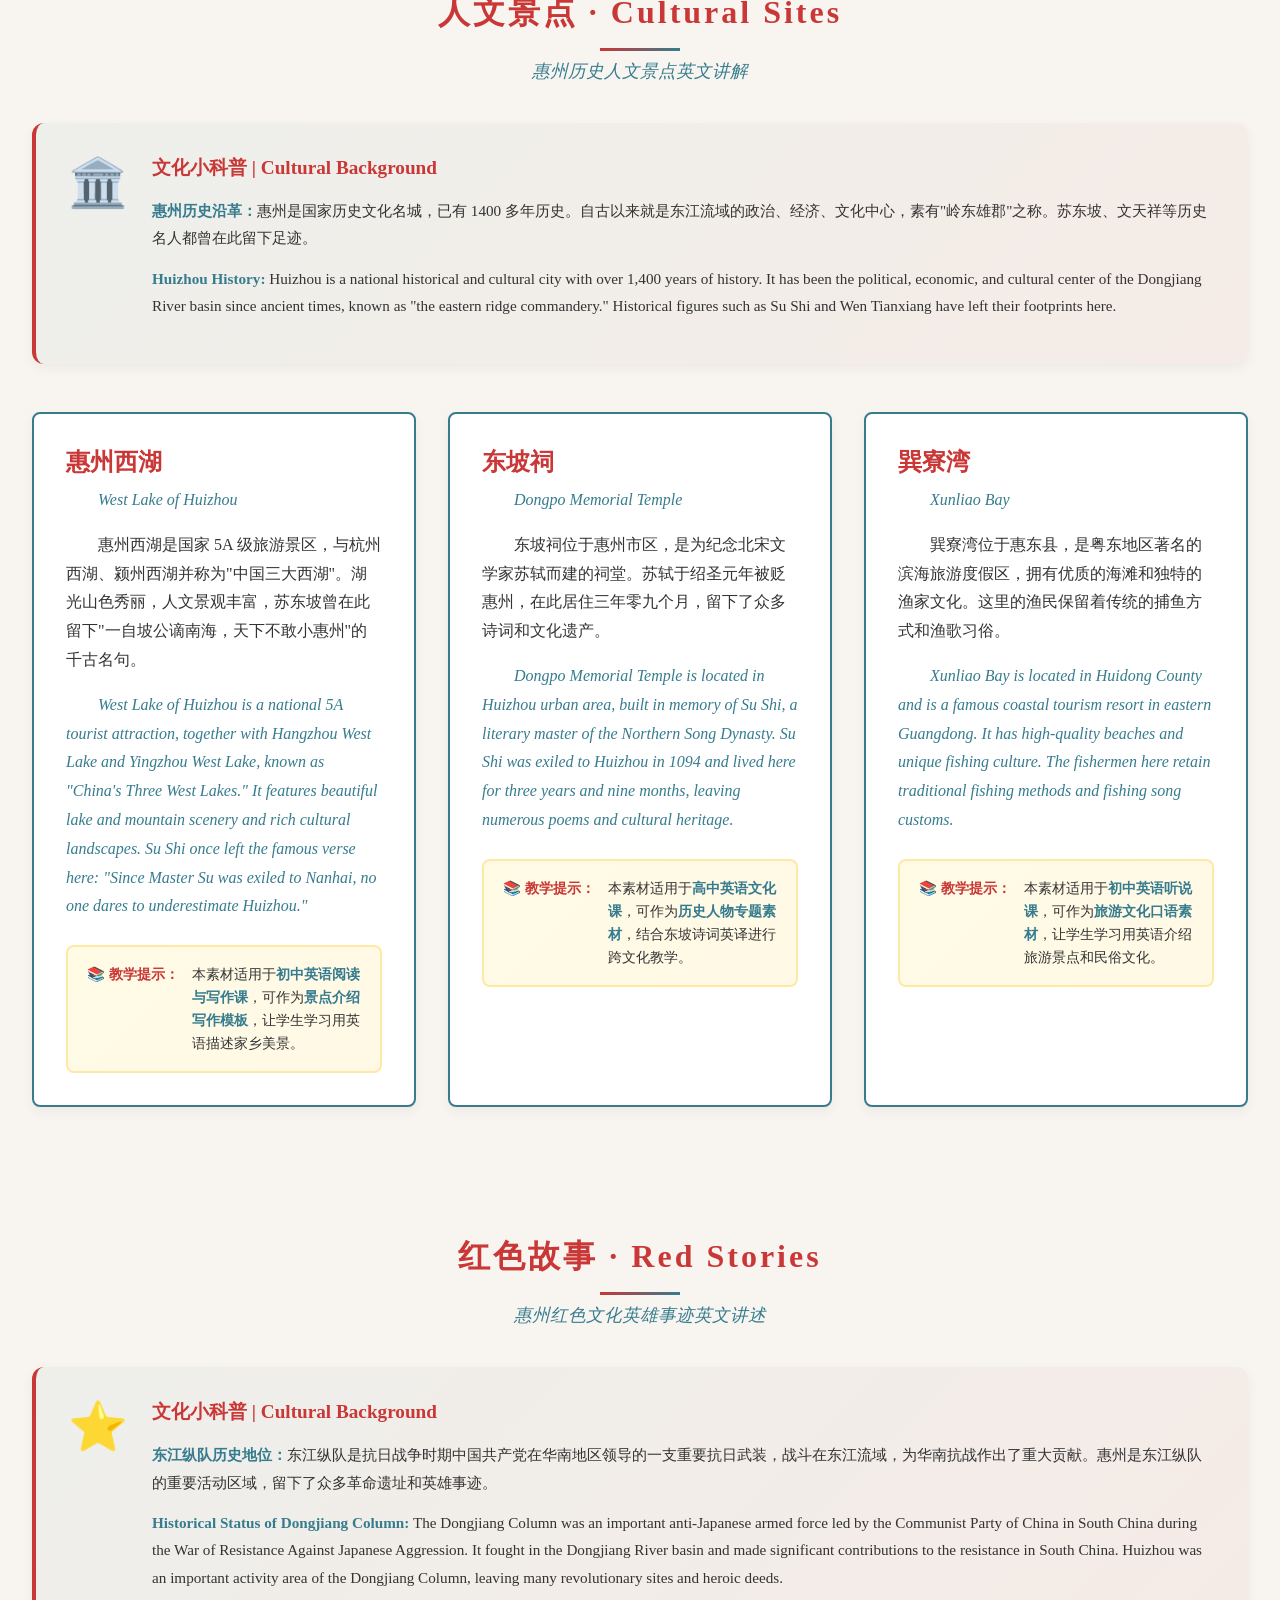
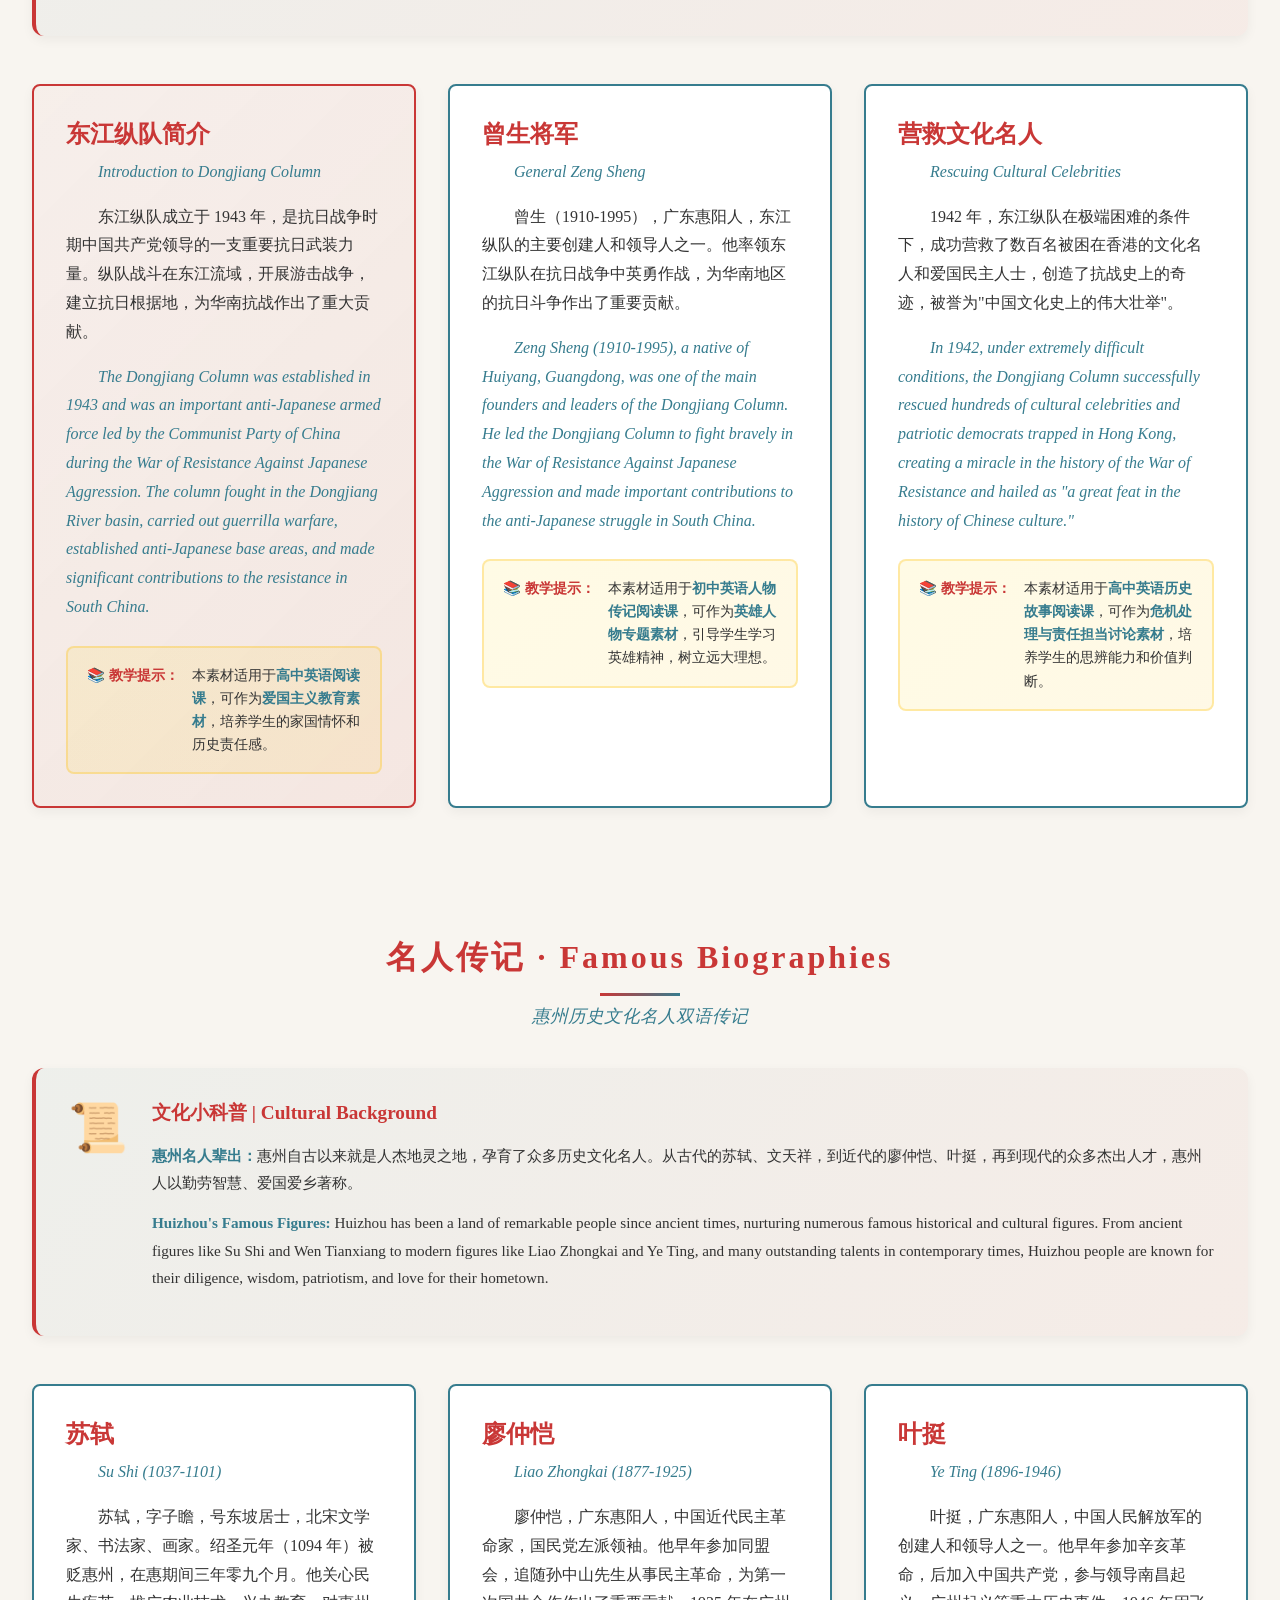
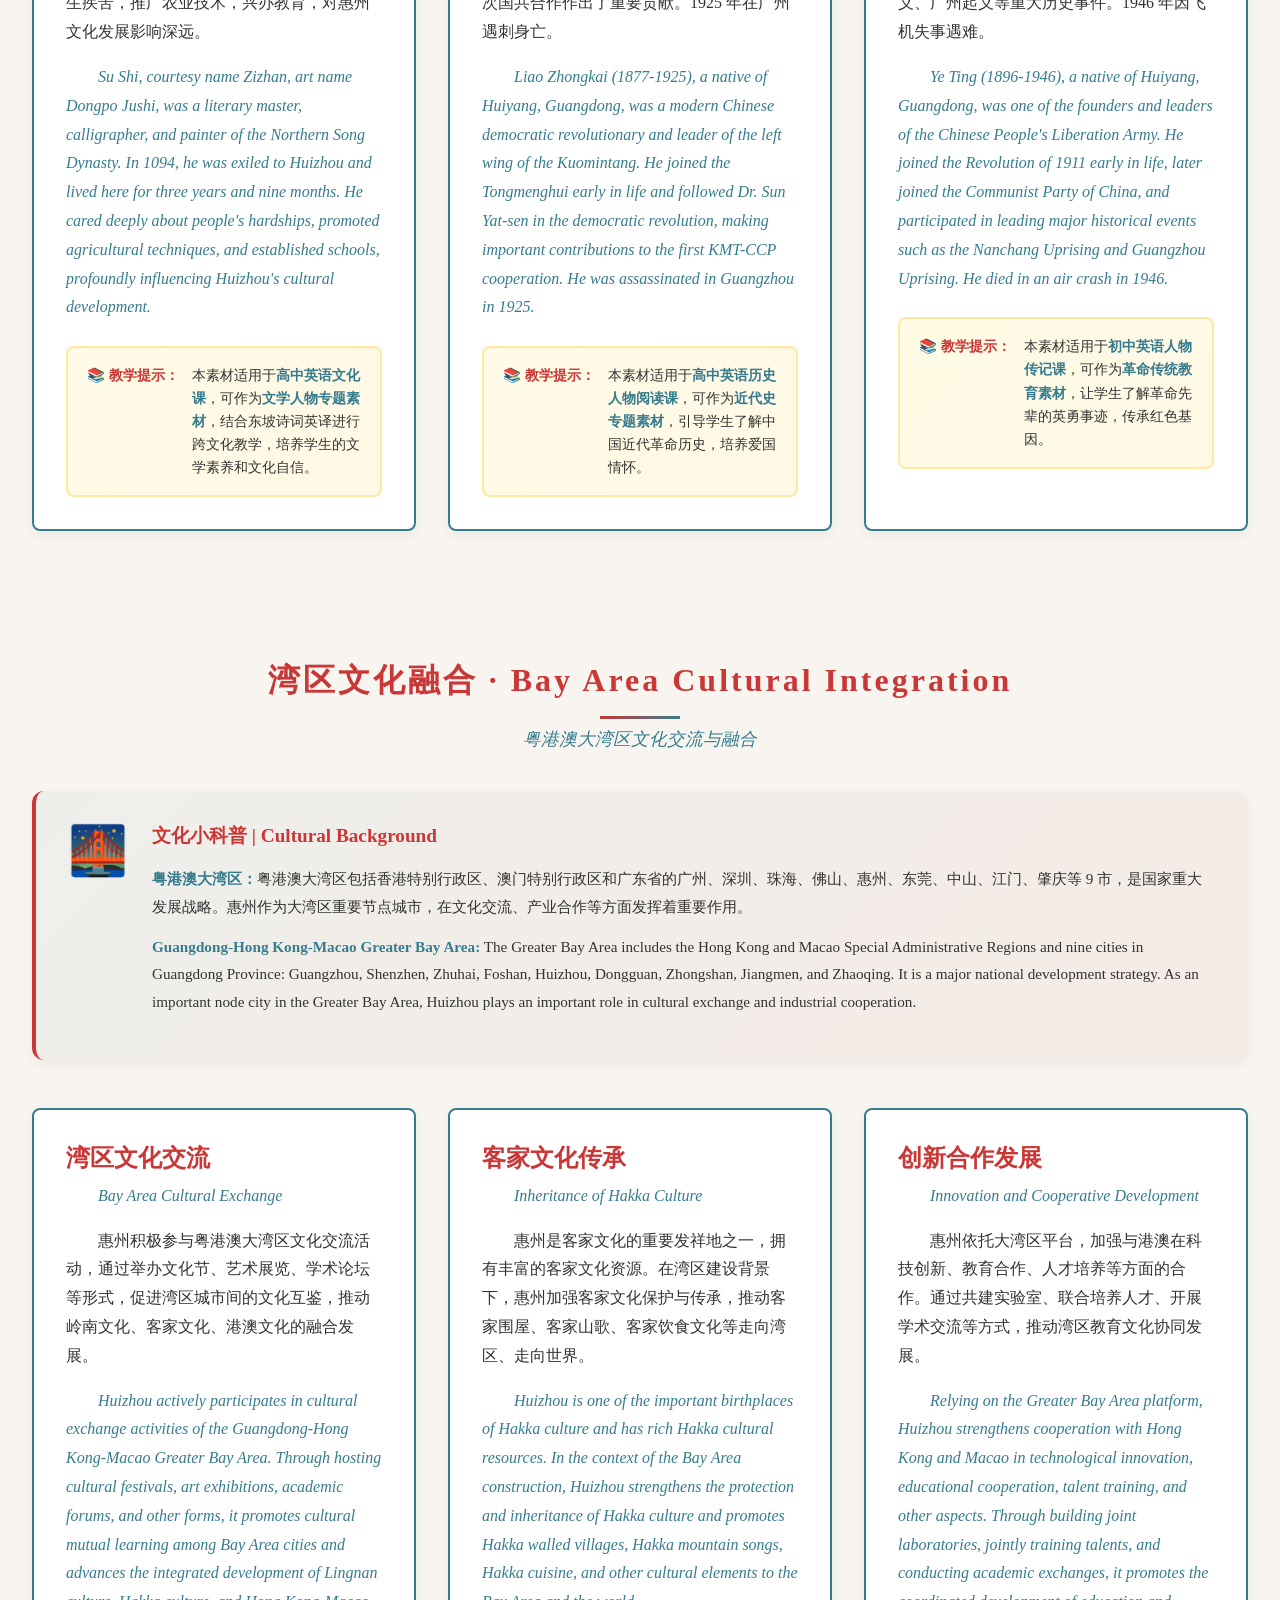
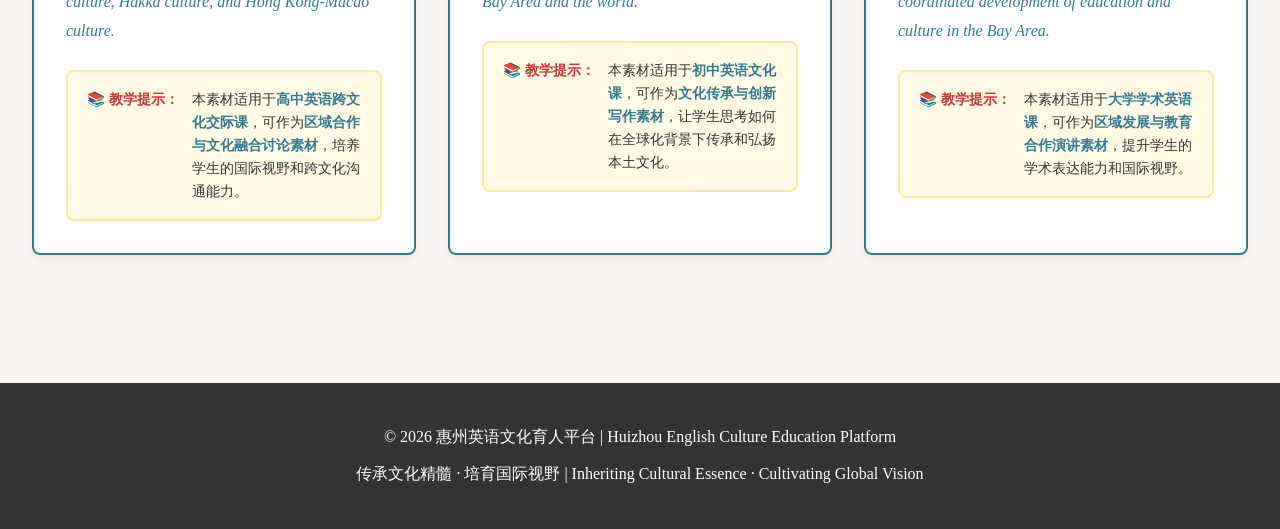
<file: local-culture.html>
<!DOCTYPE html>
<html lang="zh-CN">
<head>
    <meta charset="UTF-8">
    <meta name="viewport" content="width=device-width, initial-scale=1.0, maximum-scale=1.0, user-scalable=no">
    <title>惠州本土文化 · 英语特色专区 - 惠州英语文化育人平台</title>
    <link rel="stylesheet" href="css/local-culture.css?v=20260329080">
</head>
<body>
    <!-- 顶部固定导航 -->
    <header class="main-header">
        <div class="nav-container">
            <div class="logo-area">惠州英语文化育人平台</div>
            <button class="nav-toggle" id="navToggle" aria-label="切换导航菜单">
                <span class="toggle-icon"></span>
            </button>
            <nav class="nav-menu" id="navMenu">
                <a href="index.html" class="nav-item">首页</a>
                <a href="traditional-culture.html" class="nav-item">中华优秀传统文化</a>
                <a href="red-culture.html" class="nav-item">中国红色文化</a>
                <a href="contemporary-culture.html" class="nav-item">中国当代文化</a>
                <a href="local-culture.html" class="nav-item active">惠州本土文化</a>
                <a href="heroes.html" class="nav-item highlight">古今英雄人物</a>
                <a href="resource-library.html" class="nav-item">文化育人资源库</a>
                <a href="project-about.html" class="nav-item">项目介绍</a>
                
                <!-- 搜索框 -->
                <div class="search-box">
                    <input type="text" placeholder="搜索资源..." class="search-input" id="searchInput">
                    <button class="search-btn" id="searchBtn">🔍</button>
                </div>
            </nav>
        </div>
    </header>

    <!-- 页面标题 Banner -->
    <section class="page-banner">
        <h1 class="page-title">惠州本土文化</h1>
        <p class="page-subtitle">英语特色专区 · Local Culture with English Expression</p>
    </section>

    <!-- 分类导航标签 -->
    <nav class="category-nav">
        <ul class="category-list">
            <li class="category-item">
                <a href="#intangible-heritage" class="category-link active">非遗文化</a>
            </li>
            <li class="category-item">
                <a href="#cultural-sites" class="category-link">人文景点</a>
            </li>
            <li class="category-item">
                <a href="#red-stories" class="category-link">红色故事</a>
            </li>
            <li class="category-item">
                <a href="#famous-people" class="category-link">名人传记</a>
            </li>
            <li class="category-item">
                <a href="#bay-integration" class="category-link">湾区文化融合</a>
            </li>
        </ul>
    </nav>

    <!-- 非遗文化板块 -->
    <section id="intangible-heritage" class="content-section">
        <div class="container">
            <h2 class="section-title">非遗文化 · Intangible Cultural Heritage</h2>
            <p class="section-intro">惠州非物质文化遗产英文介绍</p>
            
            <!-- 文化背景小科普 -->
            <div class="culture-tip-box">
                <div class="tip-icon">💡</div>
                <div class="tip-content">
                    <h4>文化小科普 | Cultural Background</h4>
                    <p><strong>惠州非遗概览：</strong>惠州拥有丰富的非物质文化遗产，包括龙门农民画、惠东渔歌、客家山歌等。这些非遗项目承载着惠州人民的历史记忆和文化基因，是岭南文化的重要组成部分。</p>
                    <p><strong>Huizhou Heritage Overview:</strong> Huizhou boasts rich intangible cultural heritage, including Longmen Farmer Paintings, Huidong Fishing Songs, Hakka Mountain Songs, etc. These heritage items carry the historical memory and cultural genes of Huizhou people and are an important part of Lingnan culture.</p>
                </div>
            </div>
            
            <div class="content-grid">
                <div class="content-card">
                    <h3>龙门农民画</h3>
                    <p class="english-text">Longmen Farmer Paintings</p>
                    <p>龙门农民画是惠州龙门县的传统民间艺术，起源于明代，以质朴的笔触、鲜艳的色彩描绘农村生活场景，被誉为"东方民间艺术奇葩"。</p>
                    <p class="english-text">Longmen Farmer Paintings are a traditional folk art in Longmen County, Huizhou, originating from the Ming Dynasty. With simple brushstrokes and bright colors, they depict rural life scenes and are praised as "a unique gem of Oriental folk art."</p>
                    <!-- 教学提示 -->
                    <div class="teaching-tip">
                        <span class="tip-label">📚 教学提示：</span>
                        <span>本素材适用于<strong>初中英语阅读课</strong>，可作为<strong>文化对比写作素材</strong>，引导学生用英语介绍中国民间艺术。</span>
                    </div>
                </div>
                
                <div class="content-card">
                    <h3>惠东渔歌</h3>
                    <p class="english-text">Huidong Fishing Songs</p>
                    <p>惠东渔歌是惠东沿海渔民世代传唱的传统民歌，内容涵盖捕鱼、生活、爱情等主题，旋律优美，歌词朴实，是国家级非物质文化遗产。</p>
                    <p class="english-text">Huidong Fishing Songs are traditional folk songs sung by fishermen in Huidong coastal areas for generations. The songs cover themes such as fishing, life, and love, with beautiful melodies and simple lyrics. They are a national intangible cultural heritage.</p>
                    <!-- 教学提示 -->
                    <div class="teaching-tip">
                        <span class="tip-label">📚 教学提示：</span>
                        <span>本素材适用于<strong>高中英语听说课</strong>，可作为<strong>民俗文化口语表达素材</strong>，让学生学习用英语讲述中国民间音乐故事。</span>
                    </div>
                </div>
                
                <div class="content-card">
                    <h3>客家山歌</h3>
                    <p class="english-text">Hakka Mountain Songs</p>
                    <p>客家山歌是客家人在山区劳动生活中创作的山歌，内容广泛，形式多样，是客家文化的重要载体，表达了客家人对生活的热爱和对美好未来的向往。</p>
                    <p class="english-text">Hakka Mountain Songs are folk songs created by Hakka people during their labor and life in mountainous areas. With extensive content and diverse forms, they are an important carrier of Hakka culture, expressing Hakka people's love for life and yearning for a better future.</p>
                    <!-- 教学提示 -->
                    <div class="teaching-tip">
                        <span class="tip-label">📚 教学提示：</span>
                        <span>本素材适用于<strong>小学高年级英语拓展课</strong>，可作为<strong>民族文化启蒙素材</strong>，培养学生对本土文化的兴趣和认同感。</span>
                    </div>
                </div>
            </div>
        </div>
    </section>

    <!-- 人文景点板块 -->
    <section id="cultural-sites" class="content-section">
        <div class="container">
            <h2 class="section-title">人文景点 · Cultural Sites</h2>
            <p class="section-intro">惠州历史人文景点英文讲解</p>
            
            <!-- 文化背景小科普 -->
            <div class="culture-tip-box">
                <div class="tip-icon">🏛️</div>
                <div class="tip-content">
                    <h4>文化小科普 | Cultural Background</h4>
                    <p><strong>惠州历史沿革：</strong>惠州是国家历史文化名城，已有 1400 多年历史。自古以来就是东江流域的政治、经济、文化中心，素有"岭东雄郡"之称。苏东坡、文天祥等历史名人都曾在此留下足迹。</p>
                    <p><strong>Huizhou History:</strong> Huizhou is a national historical and cultural city with over 1,400 years of history. It has been the political, economic, and cultural center of the Dongjiang River basin since ancient times, known as "the eastern ridge commandery." Historical figures such as Su Shi and Wen Tianxiang have left their footprints here.</p>
                </div>
            </div>
            
            <div class="content-grid">
                <div class="content-card">
                    <h3>惠州西湖</h3>
                    <p class="english-text">West Lake of Huizhou</p>
                    <p>惠州西湖是国家 5A 级旅游景区，与杭州西湖、颍州西湖并称为"中国三大西湖"。湖光山色秀丽，人文景观丰富，苏东坡曾在此留下"一自坡公谪南海，天下不敢小惠州"的千古名句。</p>
                    <p class="english-text">West Lake of Huizhou is a national 5A tourist attraction, together with Hangzhou West Lake and Yingzhou West Lake, known as "China's Three West Lakes." It features beautiful lake and mountain scenery and rich cultural landscapes. Su Shi once left the famous verse here: "Since Master Su was exiled to Nanhai, no one dares to underestimate Huizhou."</p>
                    <!-- 教学提示 -->
                    <div class="teaching-tip">
                        <span class="tip-label">📚 教学提示：</span>
                        <span>本素材适用于<strong>初中英语阅读与写作课</strong>，可作为<strong>景点介绍写作模板</strong>，让学生学习用英语描述家乡美景。</span>
                    </div>
                </div>
                
                <div class="content-card">
                    <h3>东坡祠</h3>
                    <p class="english-text">Dongpo Memorial Temple</p>
                    <p>东坡祠位于惠州市区，是为纪念北宋文学家苏轼而建的祠堂。苏轼于绍圣元年被贬惠州，在此居住三年零九个月，留下了众多诗词和文化遗产。</p>
                    <p class="english-text">Dongpo Memorial Temple is located in Huizhou urban area, built in memory of Su Shi, a literary master of the Northern Song Dynasty. Su Shi was exiled to Huizhou in 1094 and lived here for three years and nine months, leaving numerous poems and cultural heritage.</p>
                    <!-- 教学提示 -->
                    <div class="teaching-tip">
                        <span class="tip-label">📚 教学提示：</span>
                        <span>本素材适用于<strong>高中英语文化课</strong>，可作为<strong>历史人物专题素材</strong>，结合东坡诗词英译进行跨文化教学。</span>
                    </div>
                </div>
                
                <div class="content-card">
                    <h3>巽寮湾</h3>
                    <p class="english-text">Xunliao Bay</p>
                    <p>巽寮湾位于惠东县，是粤东地区著名的滨海旅游度假区，拥有优质的海滩和独特的渔家文化。这里的渔民保留着传统的捕鱼方式和渔歌习俗。</p>
                    <p class="english-text">Xunliao Bay is located in Huidong County and is a famous coastal tourism resort in eastern Guangdong. It has high-quality beaches and unique fishing culture. The fishermen here retain traditional fishing methods and fishing song customs.</p>
                    <!-- 教学提示 -->
                    <div class="teaching-tip">
                        <span class="tip-label">📚 教学提示：</span>
                        <span>本素材适用于<strong>初中英语听说课</strong>，可作为<strong>旅游文化口语素材</strong>，让学生学习用英语介绍旅游景点和民俗文化。</span>
                    </div>
                </div>
            </div>
        </div>
    </section>

    <!-- 红色故事板块 -->
    <section id="red-stories" class="content-section">
        <div class="container">
            <h2 class="section-title">红色故事 · Red Stories</h2>
            <p class="section-intro">惠州红色文化英雄事迹英文讲述</p>
            
            <!-- 文化背景小科普 -->
            <div class="culture-tip-box">
                <div class="tip-icon">⭐</div>
                <div class="tip-content">
                    <h4>文化小科普 | Cultural Background</h4>
                    <p><strong>东江纵队历史地位：</strong>东江纵队是抗日战争时期中国共产党在华南地区领导的一支重要抗日武装，战斗在东江流域，为华南抗战作出了重大贡献。惠州是东江纵队的重要活动区域，留下了众多革命遗址和英雄事迹。</p>
                    <p><strong>Historical Status of Dongjiang Column:</strong> The Dongjiang Column was an important anti-Japanese armed force led by the Communist Party of China in South China during the War of Resistance Against Japanese Aggression. It fought in the Dongjiang River basin and made significant contributions to the resistance in South China. Huizhou was an important activity area of the Dongjiang Column, leaving many revolutionary sites and heroic deeds.</p>
                </div>
            </div>
            
            <div class="content-grid">
                <div class="content-card highlight-card">
                    <h3>东江纵队简介</h3>
                    <p class="english-text">Introduction to Dongjiang Column</p>
                    <p>东江纵队成立于 1943 年，是抗日战争时期中国共产党领导的一支重要抗日武装力量。纵队战斗在东江流域，开展游击战争，建立抗日根据地，为华南抗战作出了重大贡献。</p>
                    <p class="english-text">The Dongjiang Column was established in 1943 and was an important anti-Japanese armed force led by the Communist Party of China during the War of Resistance Against Japanese Aggression. The column fought in the Dongjiang River basin, carried out guerrilla warfare, established anti-Japanese base areas, and made significant contributions to the resistance in South China.</p>
                    <!-- 教学提示 -->
                    <div class="teaching-tip">
                        <span class="tip-label">📚 教学提示：</span>
                        <span>本素材适用于<strong>高中英语阅读课</strong>，可作为<strong>爱国主义教育素材</strong>，培养学生的家国情怀和历史责任感。</span>
                    </div>
                </div>
                
                <div class="content-card">
                    <h3>曾生将军</h3>
                    <p class="english-text">General Zeng Sheng</p>
                    <p>曾生（1910-1995），广东惠阳人，东江纵队的主要创建人和领导人之一。他率领东江纵队在抗日战争中英勇作战，为华南地区的抗日斗争作出了重要贡献。</p>
                    <p class="english-text">Zeng Sheng (1910-1995), a native of Huiyang, Guangdong, was one of the main founders and leaders of the Dongjiang Column. He led the Dongjiang Column to fight bravely in the War of Resistance Against Japanese Aggression and made important contributions to the anti-Japanese struggle in South China.</p>
                    <!-- 教学提示 -->
                    <div class="teaching-tip">
                        <span class="tip-label">📚 教学提示：</span>
                        <span>本素材适用于<strong>初中英语人物传记阅读课</strong>，可作为<strong>英雄人物专题素材</strong>，引导学生学习英雄精神，树立远大理想。</span>
                    </div>
                </div>
                
                <div class="content-card">
                    <h3>营救文化名人</h3>
                    <p class="english-text">Rescuing Cultural Celebrities</p>
                    <p>1942 年，东江纵队在极端困难的条件下，成功营救了数百名被困在香港的文化名人和爱国民主人士，创造了抗战史上的奇迹，被誉为"中国文化史上的伟大壮举"。</p>
                    <p class="english-text">In 1942, under extremely difficult conditions, the Dongjiang Column successfully rescued hundreds of cultural celebrities and patriotic democrats trapped in Hong Kong, creating a miracle in the history of the War of Resistance and hailed as "a great feat in the history of Chinese culture."</p>
                    <!-- 教学提示 -->
                    <div class="teaching-tip">
                        <span class="tip-label">📚 教学提示：</span>
                        <span>本素材适用于<strong>高中英语历史故事阅读课</strong>，可作为<strong>危机处理与责任担当讨论素材</strong>，培养学生的思辨能力和价值判断。</span>
                    </div>
                </div>
            </div>
        </div>
    </section>

    <!-- 名人传记板块 -->
    <section id="famous-people" class="content-section">
        <div class="container">
            <h2 class="section-title">名人传记 · Famous Biographies</h2>
            <p class="section-intro">惠州历史文化名人双语传记</p>
            
            <!-- 文化背景小科普 -->
            <div class="culture-tip-box">
                <div class="tip-icon">📜</div>
                <div class="tip-content">
                    <h4>文化小科普 | Cultural Background</h4>
                    <p><strong>惠州名人辈出：</strong>惠州自古以来就是人杰地灵之地，孕育了众多历史文化名人。从古代的苏轼、文天祥，到近代的廖仲恺、叶挺，再到现代的众多杰出人才，惠州人以勤劳智慧、爱国爱乡著称。</p>
                    <p><strong>Huizhou's Famous Figures:</strong> Huizhou has been a land of remarkable people since ancient times, nurturing numerous famous historical and cultural figures. From ancient figures like Su Shi and Wen Tianxiang to modern figures like Liao Zhongkai and Ye Ting, and many outstanding talents in contemporary times, Huizhou people are known for their diligence, wisdom, patriotism, and love for their hometown.</p>
                </div>
            </div>
            
            <div class="content-grid">
                <div class="content-card">
                    <h3>苏轼</h3>
                    <p class="english-text">Su Shi (1037-1101)</p>
                    <p>苏轼，字子瞻，号东坡居士，北宋文学家、书法家、画家。绍圣元年（1094 年）被贬惠州，在惠期间三年零九个月。他关心民生疾苦，推广农业技术，兴办教育，对惠州文化发展影响深远。</p>
                    <p class="english-text">Su Shi, courtesy name Zizhan, art name Dongpo Jushi, was a literary master, calligrapher, and painter of the Northern Song Dynasty. In 1094, he was exiled to Huizhou and lived here for three years and nine months. He cared deeply about people's hardships, promoted agricultural techniques, and established schools, profoundly influencing Huizhou's cultural development.</p>
                    <!-- 教学提示 -->
                    <div class="teaching-tip">
                        <span class="tip-label">📚 教学提示：</span>
                        <span>本素材适用于<strong>高中英语文化课</strong>，可作为<strong>文学人物专题素材</strong>，结合东坡诗词英译进行跨文化教学，培养学生的文学素养和文化自信。</span>
                    </div>
                </div>
                
                <div class="content-card">
                    <h3>廖仲恺</h3>
                    <p class="english-text">Liao Zhongkai (1877-1925)</p>
                    <p>廖仲恺，广东惠阳人，中国近代民主革命家，国民党左派领袖。他早年参加同盟会，追随孙中山先生从事民主革命，为第一次国共合作作出了重要贡献。1925 年在广州遇刺身亡。</p>
                    <p class="english-text">Liao Zhongkai (1877-1925), a native of Huiyang, Guangdong, was a modern Chinese democratic revolutionary and leader of the left wing of the Kuomintang. He joined the Tongmenghui early in life and followed Dr. Sun Yat-sen in the democratic revolution, making important contributions to the first KMT-CCP cooperation. He was assassinated in Guangzhou in 1925.</p>
                    <!-- 教学提示 -->
                    <div class="teaching-tip">
                        <span class="tip-label">📚 教学提示：</span>
                        <span>本素材适用于<strong>高中英语历史人物阅读课</strong>，可作为<strong>近代史专题素材</strong>，引导学生了解中国近代革命历史，培养爱国情怀。</span>
                    </div>
                </div>
                
                <div class="content-card">
                    <h3>叶挺</h3>
                    <p class="english-text">Ye Ting (1896-1946)</p>
                    <p>叶挺，广东惠阳人，中国人民解放军的创建人和领导人之一。他早年参加辛亥革命，后加入中国共产党，参与领导南昌起义、广州起义等重大历史事件。1946 年因飞机失事遇难。</p>
                    <p class="english-text">Ye Ting (1896-1946), a native of Huiyang, Guangdong, was one of the founders and leaders of the Chinese People's Liberation Army. He joined the Revolution of 1911 early in life, later joined the Communist Party of China, and participated in leading major historical events such as the Nanchang Uprising and Guangzhou Uprising. He died in an air crash in 1946.</p>
                    <!-- 教学提示 -->
                    <div class="teaching-tip">
                        <span class="tip-label">📚 教学提示：</span>
                        <span>本素材适用于<strong>初中英语人物传记课</strong>，可作为<strong>革命传统教育素材</strong>，让学生了解革命先辈的英勇事迹，传承红色基因。</span>
                    </div>
                </div>
            </div>
        </div>
    </section>

    <!-- 湾区文化融合板块 -->
    <section id="bay-integration" class="content-section">
        <div class="container">
            <h2 class="section-title">湾区文化融合 · Bay Area Cultural Integration</h2>
            <p class="section-intro">粤港澳大湾区文化交流与融合</p>
            
            <!-- 文化背景小科普 -->
            <div class="culture-tip-box">
                <div class="tip-icon">🌉</div>
                <div class="tip-content">
                    <h4>文化小科普 | Cultural Background</h4>
                    <p><strong>粤港澳大湾区：</strong>粤港澳大湾区包括香港特别行政区、澳门特别行政区和广东省的广州、深圳、珠海、佛山、惠州、东莞、中山、江门、肇庆等 9 市，是国家重大发展战略。惠州作为大湾区重要节点城市，在文化交流、产业合作等方面发挥着重要作用。</p>
                    <p><strong>Guangdong-Hong Kong-Macao Greater Bay Area:</strong> The Greater Bay Area includes the Hong Kong and Macao Special Administrative Regions and nine cities in Guangdong Province: Guangzhou, Shenzhen, Zhuhai, Foshan, Huizhou, Dongguan, Zhongshan, Jiangmen, and Zhaoqing. It is a major national development strategy. As an important node city in the Greater Bay Area, Huizhou plays an important role in cultural exchange and industrial cooperation.</p>
                </div>
            </div>
            
            <div class="content-grid">
                <div class="content-card">
                    <h3>湾区文化交流</h3>
                    <p class="english-text">Bay Area Cultural Exchange</p>
                    <p>惠州积极参与粤港澳大湾区文化交流活动，通过举办文化节、艺术展览、学术论坛等形式，促进湾区城市间的文化互鉴，推动岭南文化、客家文化、港澳文化的融合发展。</p>
                    <p class="english-text">Huizhou actively participates in cultural exchange activities of the Guangdong-Hong Kong-Macao Greater Bay Area. Through hosting cultural festivals, art exhibitions, academic forums, and other forms, it promotes cultural mutual learning among Bay Area cities and advances the integrated development of Lingnan culture, Hakka culture, and Hong Kong-Macao culture.</p>
                    <!-- 教学提示 -->
                    <div class="teaching-tip">
                        <span class="tip-label">📚 教学提示：</span>
                        <span>本素材适用于<strong>高中英语跨文化交际课</strong>，可作为<strong>区域合作与文化融合讨论素材</strong>，培养学生的国际视野和跨文化沟通能力。</span>
                    </div>
                </div>
                
                <div class="content-card">
                    <h3>客家文化传承</h3>
                    <p class="english-text">Inheritance of Hakka Culture</p>
                    <p>惠州是客家文化的重要发祥地之一，拥有丰富的客家文化资源。在湾区建设背景下，惠州加强客家文化保护与传承，推动客家围屋、客家山歌、客家饮食文化等走向湾区、走向世界。</p>
                    <p class="english-text">Huizhou is one of the important birthplaces of Hakka culture and has rich Hakka cultural resources. In the context of the Bay Area construction, Huizhou strengthens the protection and inheritance of Hakka culture and promotes Hakka walled villages, Hakka mountain songs, Hakka cuisine, and other cultural elements to the Bay Area and the world.</p>
                    <!-- 教学提示 -->
                    <div class="teaching-tip">
                        <span class="tip-label">📚 教学提示：</span>
                        <span>本素材适用于<strong>初中英语文化课</strong>，可作为<strong>文化传承与创新写作素材</strong>，让学生思考如何在全球化背景下传承和弘扬本土文化。</span>
                    </div>
                </div>
                
                <div class="content-card">
                    <h3>创新合作发展</h3>
                    <p class="english-text">Innovation and Cooperative Development</p>
                    <p>惠州依托大湾区平台，加强与港澳在科技创新、教育合作、人才培养等方面的合作。通过共建实验室、联合培养人才、开展学术交流等方式，推动湾区教育文化协同发展。</p>
                    <p class="english-text">Relying on the Greater Bay Area platform, Huizhou strengthens cooperation with Hong Kong and Macao in technological innovation, educational cooperation, talent training, and other aspects. Through building joint laboratories, jointly training talents, and conducting academic exchanges, it promotes the coordinated development of education and culture in the Bay Area.</p>
                    <!-- 教学提示 -->
                    <div class="teaching-tip">
                        <span class="tip-label">📚 教学提示：</span>
                        <span>本素材适用于<strong>大学学术英语课</strong>，可作为<strong>区域发展与教育合作演讲素材</strong>，提升学生的学术表达能力和国际视野。</span>
                    </div>
                </div>
            </div>
        </div>
    </section>

    <!-- 页脚 -->
    <footer class="site-footer">
        <div class="footer-content">
            <p>&copy; 2026 惠州英语文化育人平台 | Huizhou English Culture Education Platform</p>
            <p>传承文化精髓 · 培育国际视野 | Inheriting Cultural Essence · Cultivating Global Vision</p>
        </div>
    </footer>

    <!-- JavaScript 文件 -->
    <script src="js/local-culture.js?v=20260322"></script>
</body>
</html>
</file>
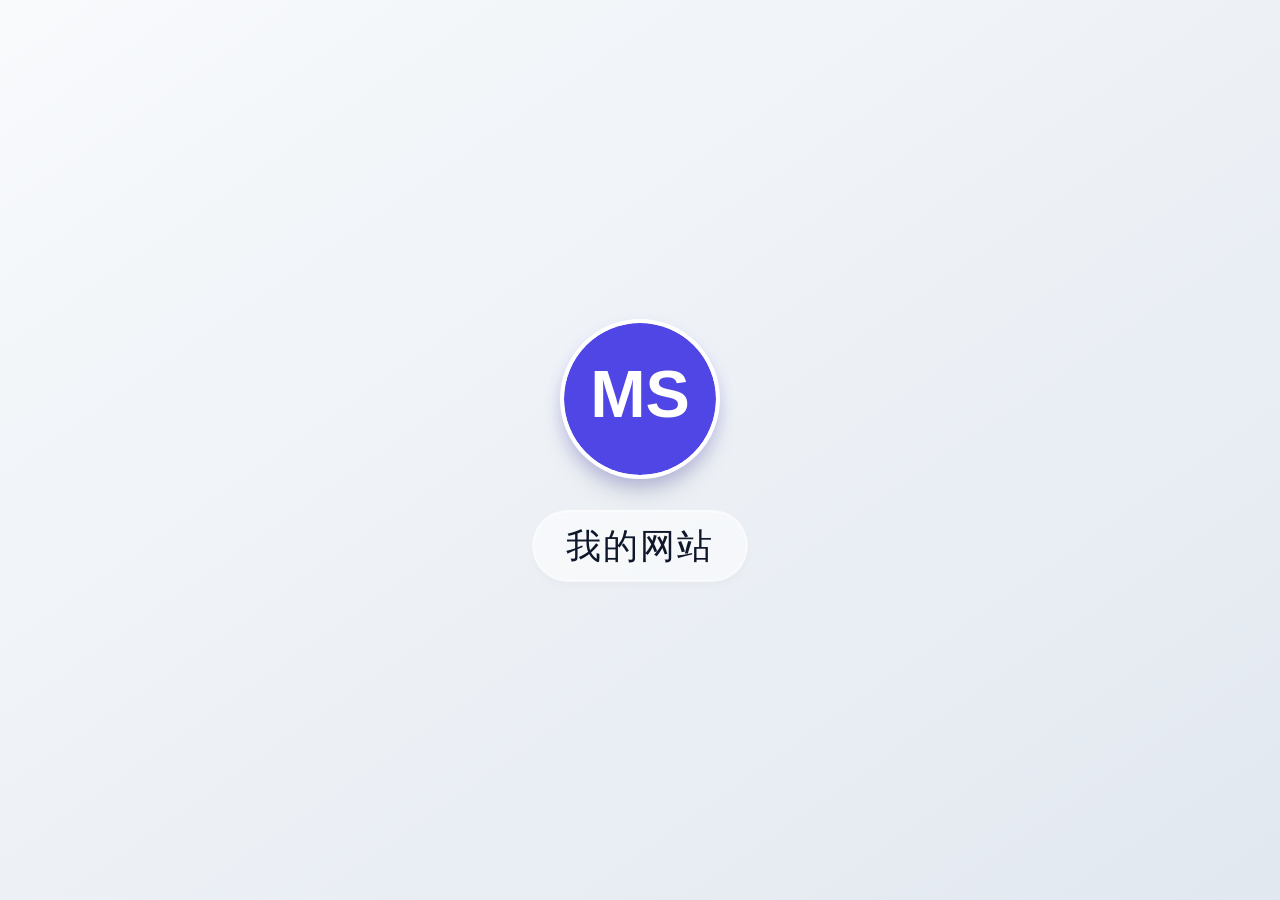
<file: myweb.html>
<!DOCTYPE html>
<html lang="zh">
<head>
  <meta charset="UTF-8">
  <meta name="viewport" content="width=device-width, initial-scale=1.0">
  <title>个人页面 · 我的网站</title>
  <style>
    /* 全局重置与字体 */
    * {
      margin: 0;
      padding: 0;
      box-sizing: border-box;
    }

    body {
      min-height: 100vh;
      background: linear-gradient(145deg, #f8fafc 0%, #e2e8f0 100%);
      font-family: 'Inter', system-ui, -apple-system, BlinkMacSystemFont, 'Segoe UI', Roboto, 'Helvetica Neue', sans-serif;
      display: flex;
      align-items: center;
      justify-content: center;
      padding: 1.5rem;
      line-height: 1.5;
    }

    /* 居中卡片区 (实际就是flex列) */
    .profile {
      display: flex;
      flex-direction: column;
      align-items: center;
      justify-content: center;
      max-width: 100%;
      width: 100%;
    }

    /* 头像样式 */
    .avatar {
      display: block;
      width: 160px;
      height: 160px;
      border-radius: 50%;
      object-fit: cover;               /* 确保svg填满圆形区域 */
      border: 4px solid #ffffff;
      box-shadow: 0 20px 30px -10px rgba(0, 0, 0, 0.15), 0 8px 15px rgba(79, 70, 229, 0.2);
      transition: transform 0.25s ease, box-shadow 0.3s ease;
      background-color: #ffffff;        /* 为svg外露部分提供衬色 (实际极少) */
    }

    .avatar:hover {
      transform: scale(1.02);
      box-shadow: 0 25px 35px -8px rgba(79, 70, 229, 0.3);
    }

    /* 下方文字：我的网站 */
    .site-name {
      margin-top: 2rem;
      font-size: 2.2rem;
      font-weight: 550;
      letter-spacing: 2px;
      color: #0f172a;
      background: rgba(255, 255, 255, 0.5);
      backdrop-filter: blur(4px);
      padding: 0.5rem 2rem;
      border-radius: 60px;
      box-shadow: 0 4px 10px rgba(0, 0, 0, 0.03), 0 0 0 1px rgba(255, 255, 255, 0.8);
      text-shadow: 0 2px 5px rgba(255,255,255,0.5);
      border: 1px solid rgba(255,255,255,0.6);
      transition: all 0.2s;
    }

    .site-name:hover {
      background: rgba(255, 255, 255, 0.75);
      box-shadow: 0 8px 18px rgba(79, 70, 229, 0.15);
      color: #1e1b4b;
    }

    /* 让文字在深色背景上也可爱 (保留优雅) */
    @media (max-width: 480px) {
      .avatar {
        width: 130px;
        height: 130px;
        border-width: 3px;
      }
      .site-name {
        font-size: 1.8rem;
        padding: 0.4rem 1.2rem;
        margin-top: 1.5rem;
      }
    }
  </style>
</head>
<body>
  <div class="profile">
    <!-- 
      头像：纯SVG生成，不依赖任何外部网络，自带“MS”字母（代表 My Site）
      圆角 + 白边由CSS控制，svg内部为完整的圆形靛蓝背景，居中显示白色加粗字母MS
    -->
    <img
      class="avatar"
      src="data:image/svg+xml,%3Csvg xmlns='http://www.w3.org/2000/svg' width='160' height='160' viewBox='0 0 160 160'%3E%3Ccircle cx='80' cy='80' r='80' fill='%234f46e5'/%3E%3Ctext x='80' y='80' font-size='70' text-anchor='middle' fill='%23ffffff' dominant-baseline='middle' alignment-baseline='middle' font-family='Arial, sans-serif' font-weight='bold'%3EMS%3C/text%3E%3C/svg%3E"
      alt="个人头像 – 我的网站"
      title="我的网站"
    >

    <!-- 下方显示：我的网站 -->
    <div class="site-name">
      我的网站
    </div>
  </div>
</body>
</html>
</file>
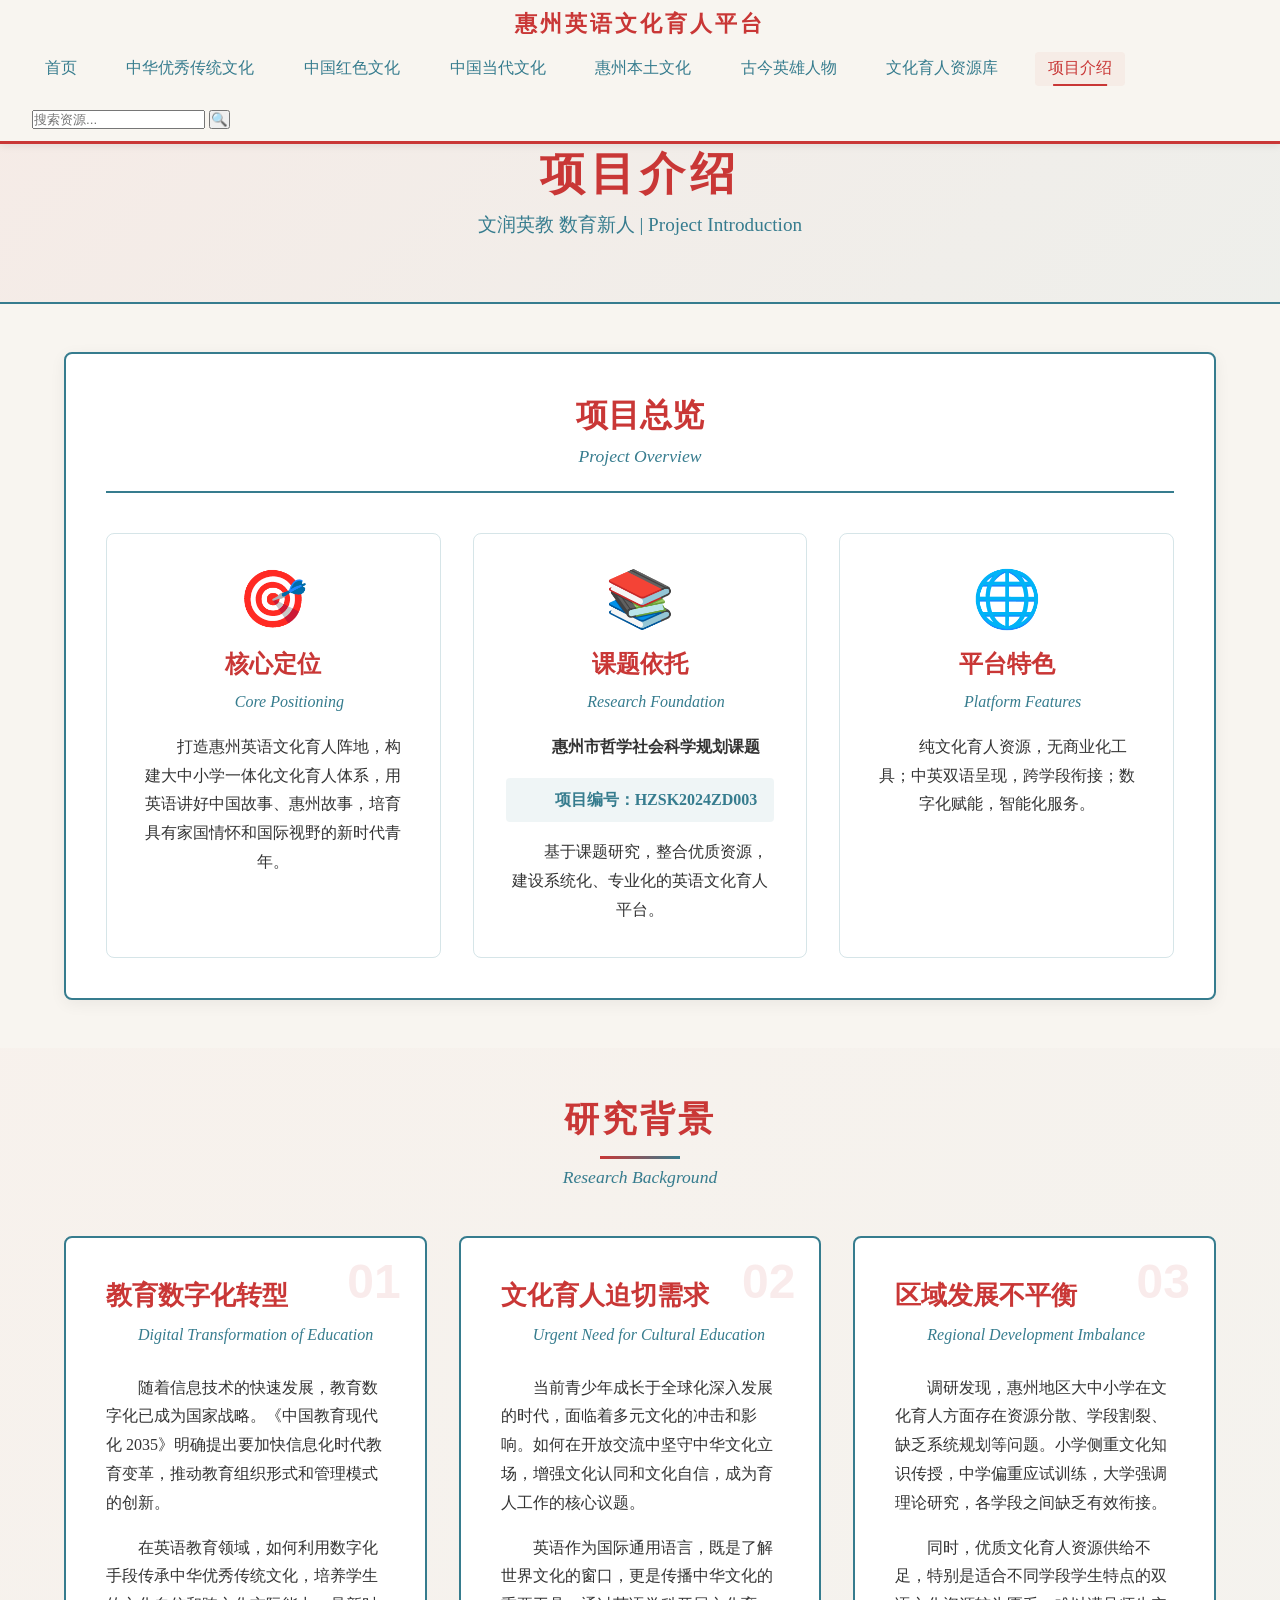
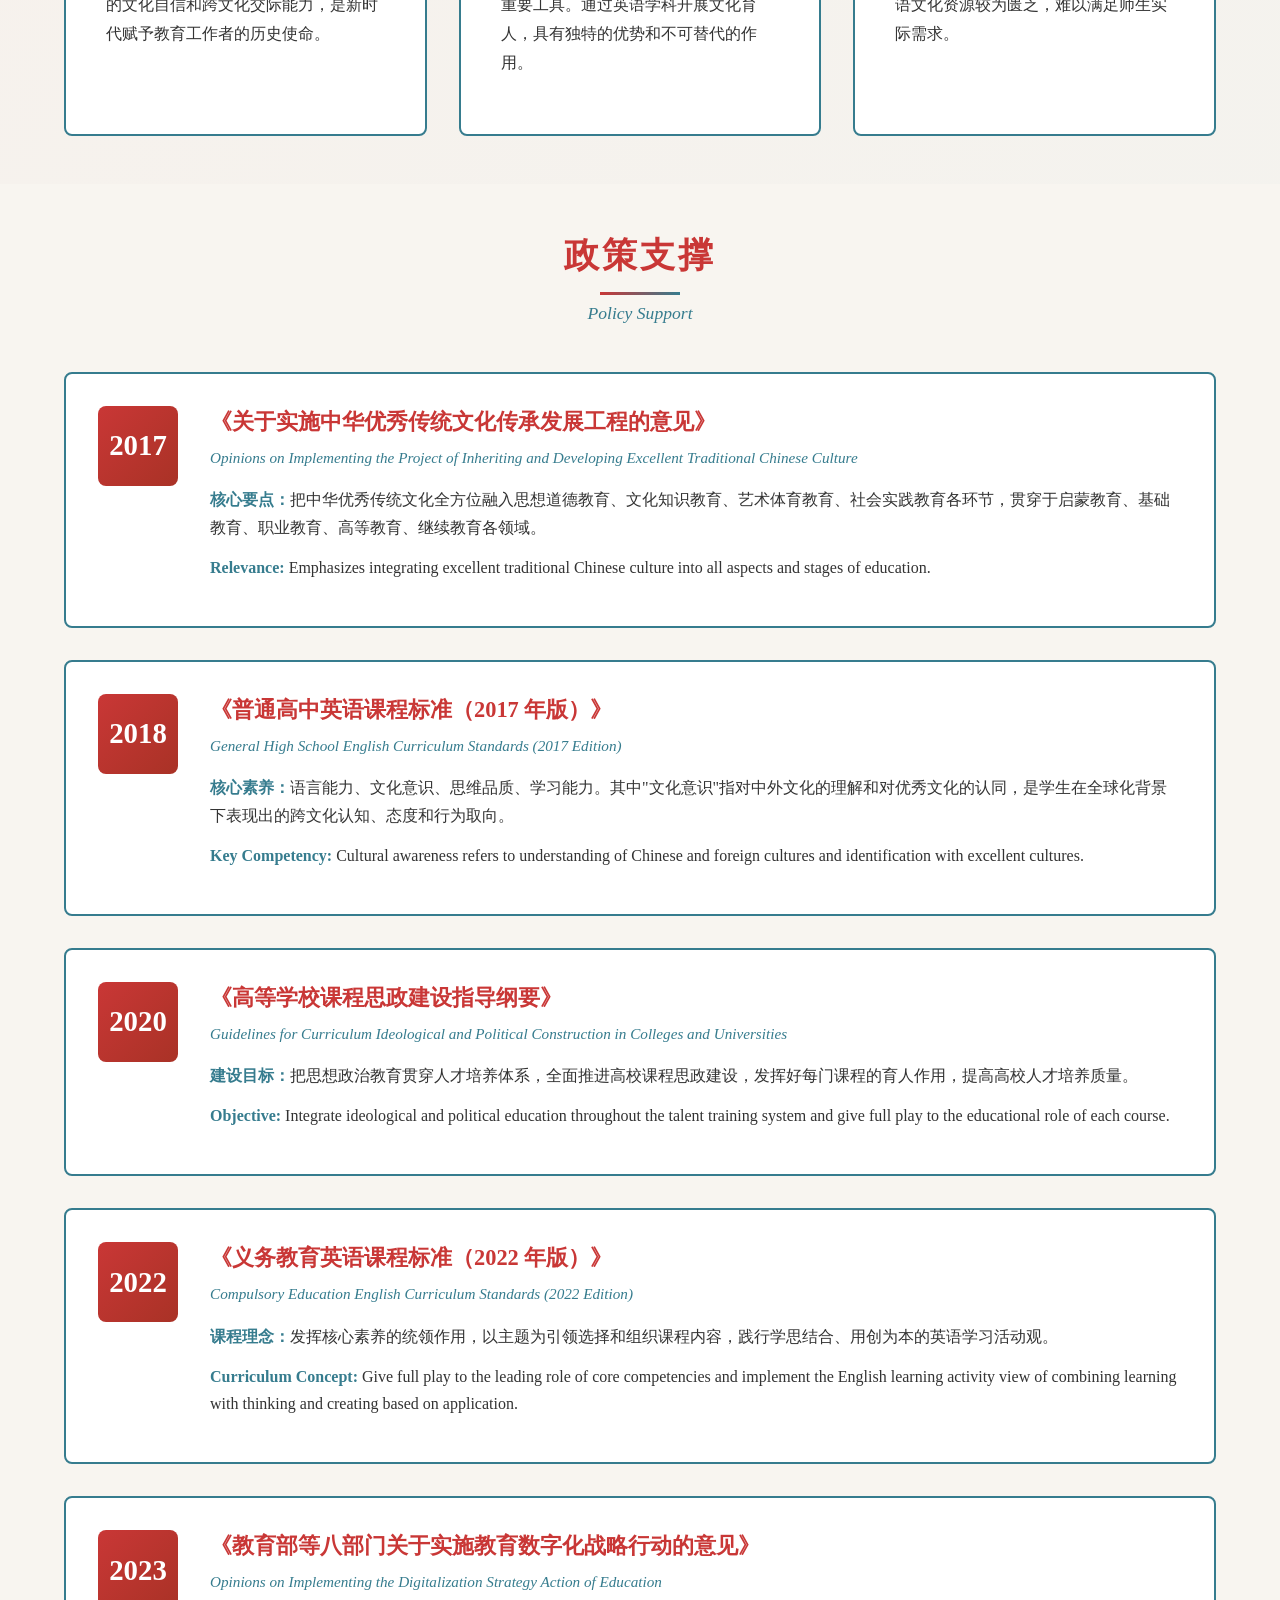
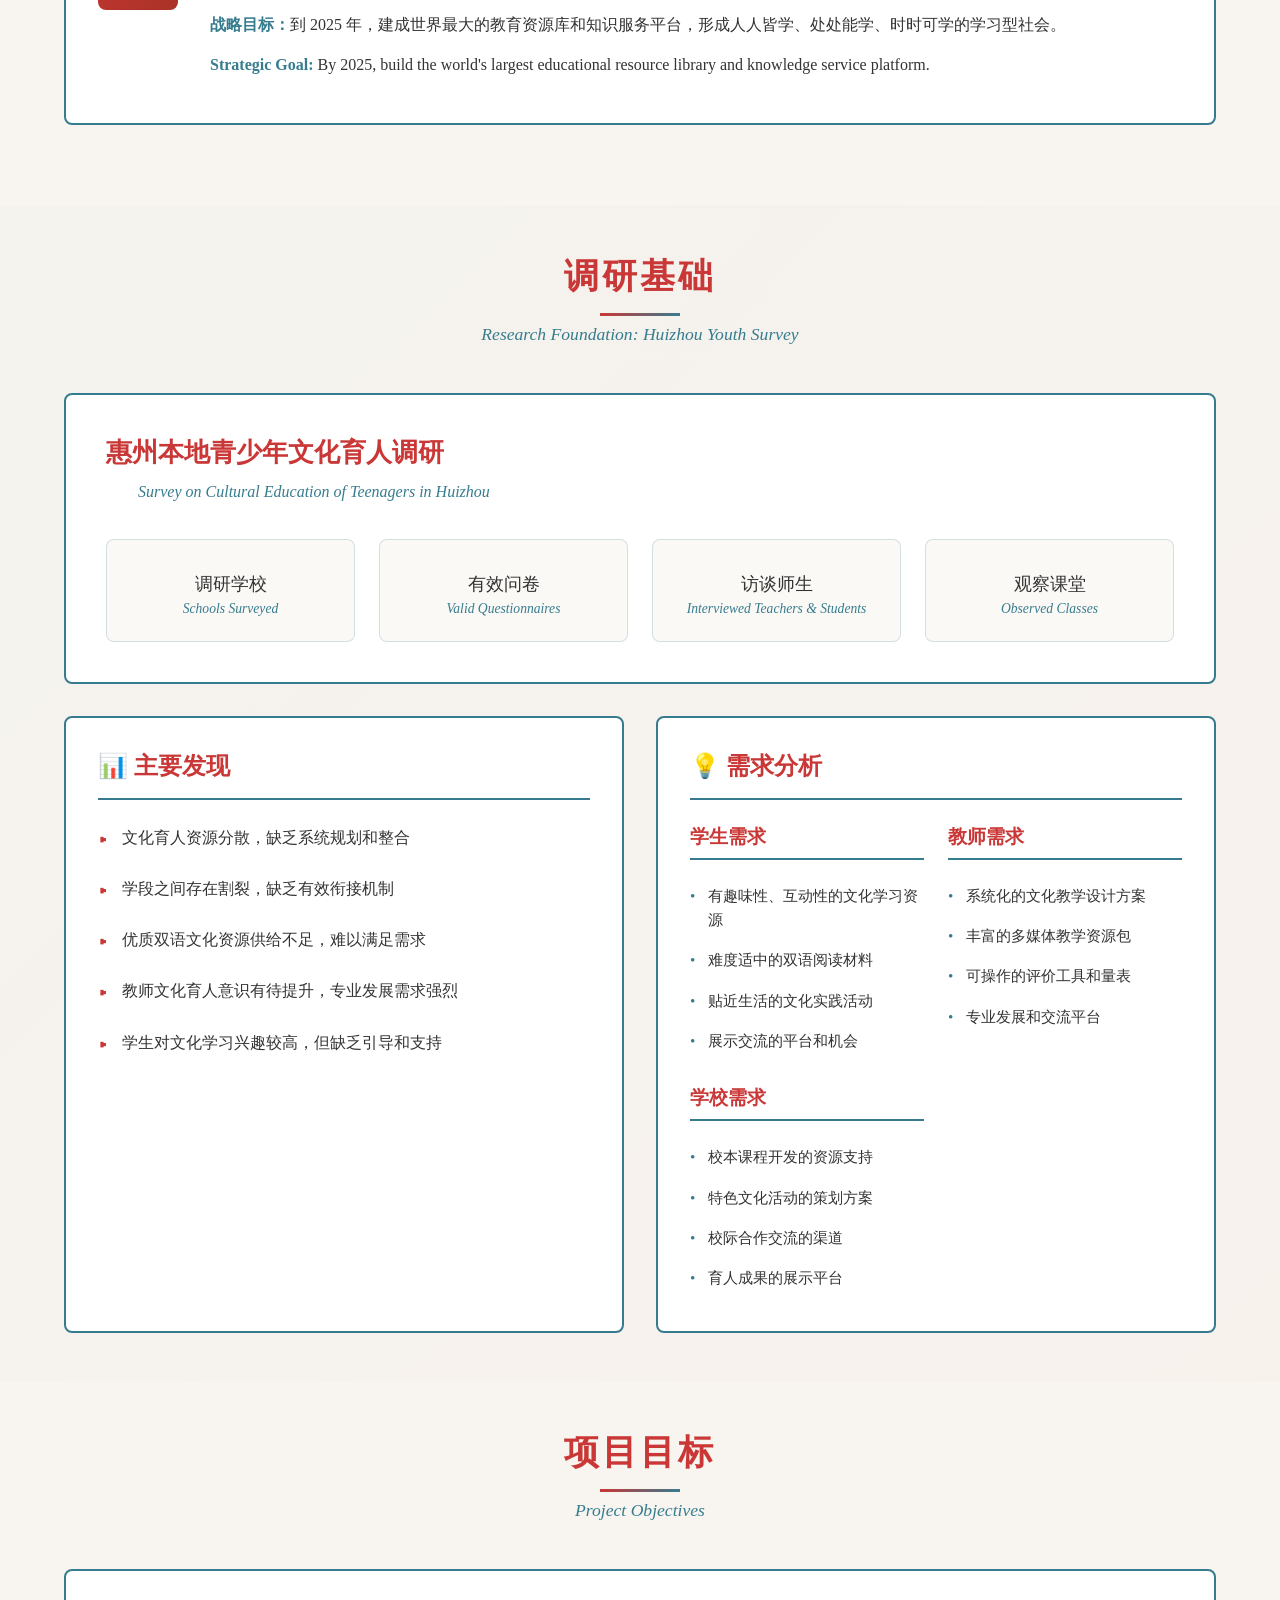
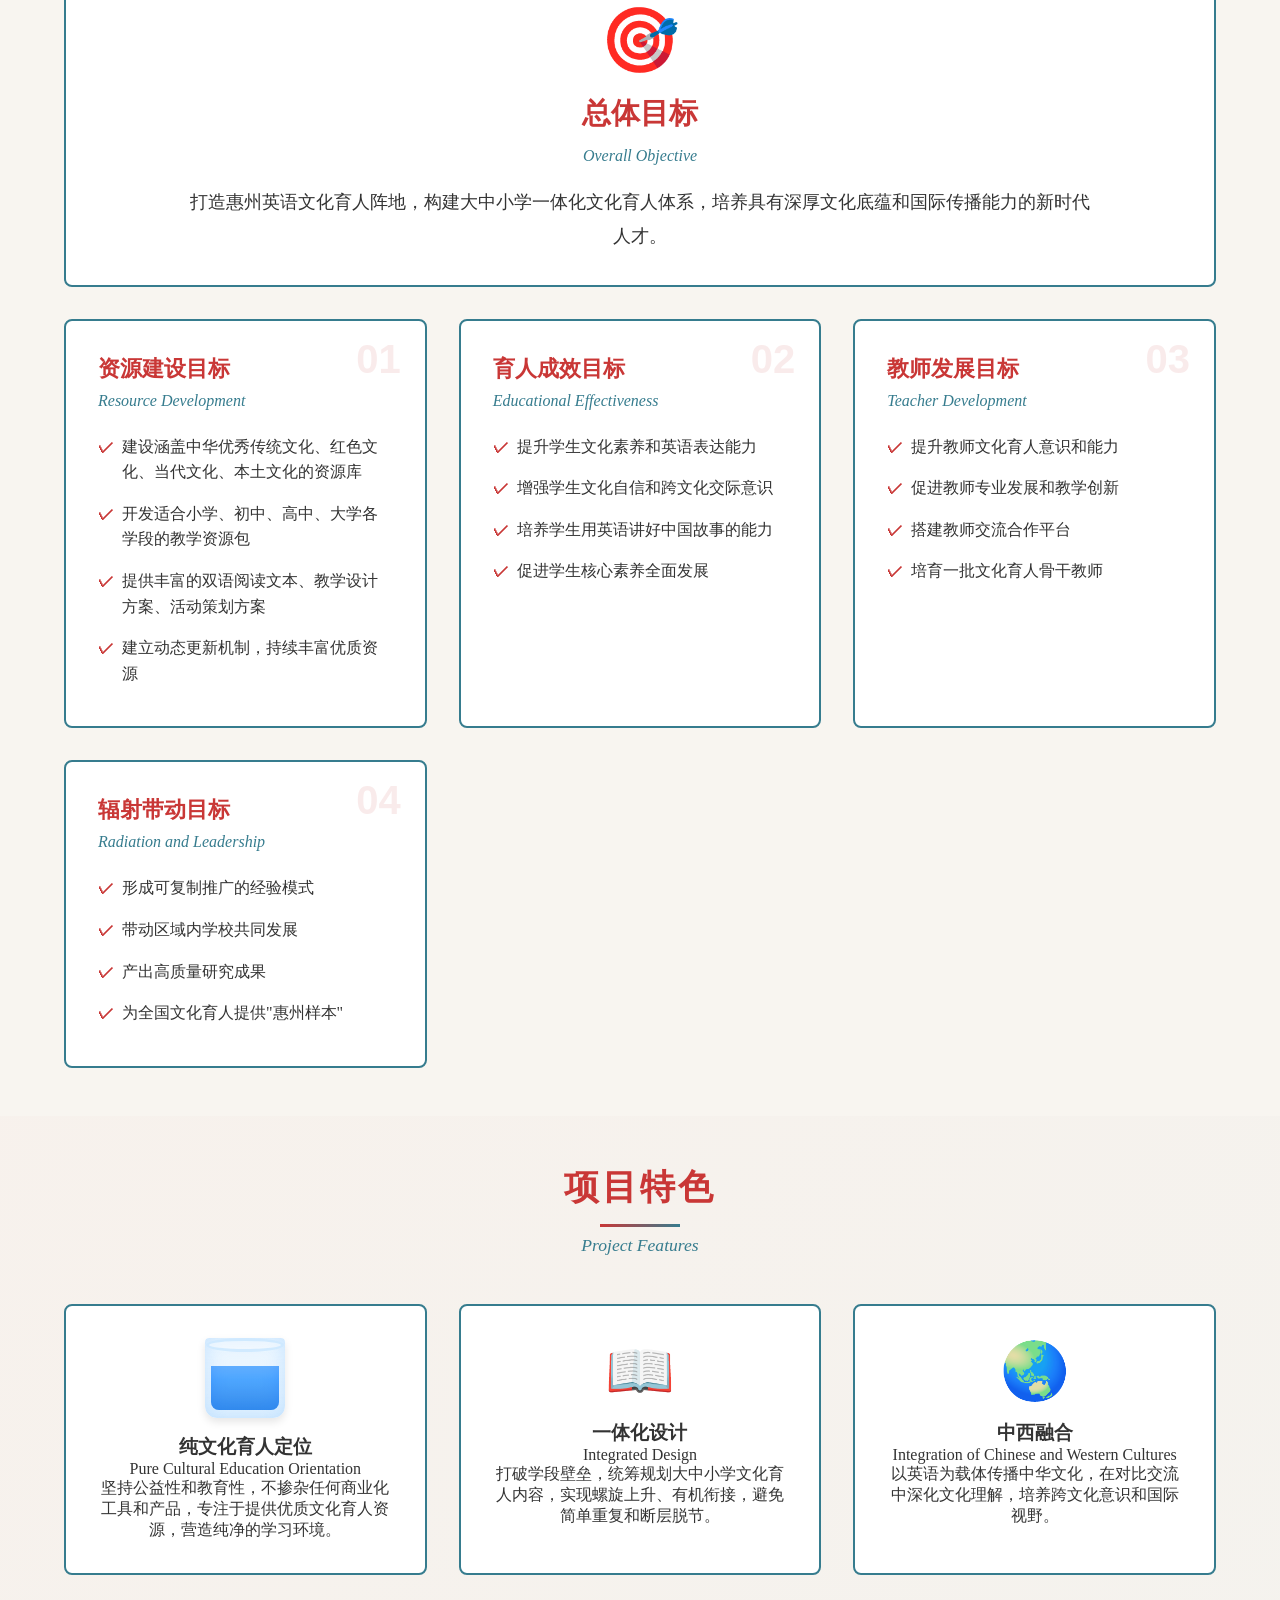
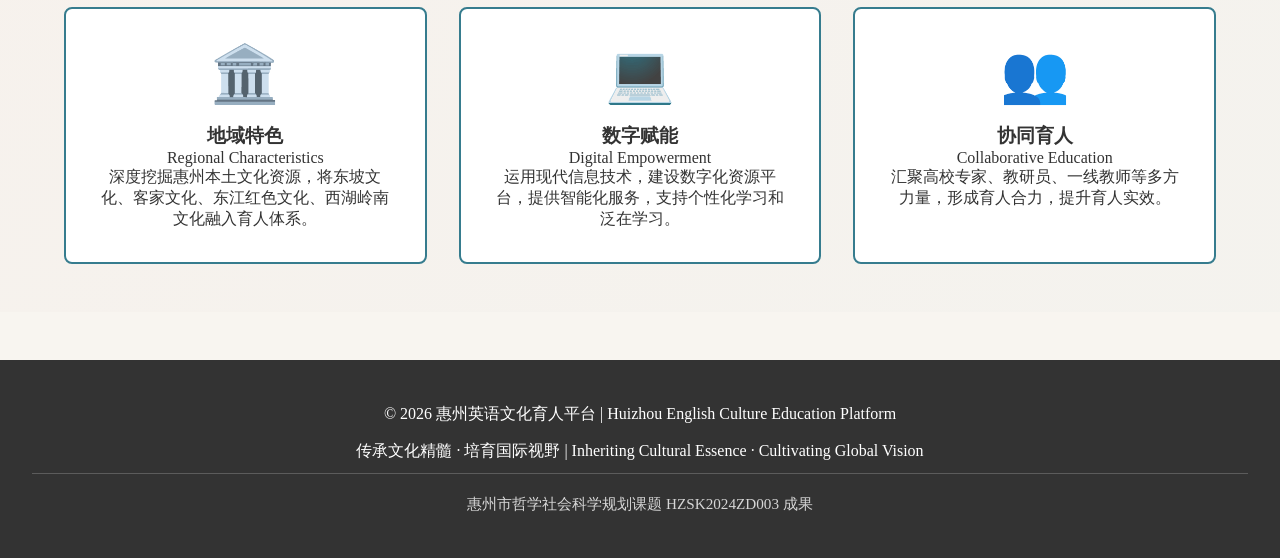
<file: project-about.html>
<!DOCTYPE html>
<html lang="zh-CN">
<head>
    <meta charset="UTF-8">
    <meta name="viewport" content="width=device-width, initial-scale=1.0, maximum-scale=1.0, user-scalable=no">
    <title>项目介绍 · 文润英教 数育新人 - 惠州英语文化育人平台</title>
    <link rel="stylesheet" href="css/project-about.css?v=20260329040">
</head>
<body>
    <!-- 顶部固定导航 -->
    <header class="main-header">
        <div class="nav-container">
            <div class="logo-area">惠州英语文化育人平台</div>
            <button class="nav-toggle" id="navToggle" aria-label="切换导航菜单">
                <span class="toggle-icon"></span>
            </button>
            <nav class="nav-menu" id="navMenu">
                <a href="index.html" class="nav-item">首页</a>
                <a href="traditional-culture.html" class="nav-item">中华优秀传统文化</a>
                <a href="red-culture.html" class="nav-item">中国红色文化</a>
                <a href="contemporary-culture.html" class="nav-item">中国当代文化</a>
                <a href="local-culture.html" class="nav-item">惠州本土文化</a>
                <a href="heroes.html" class="nav-item highlight">古今英雄人物</a>
                <a href="resource-library.html" class="nav-item">文化育人资源库</a>
                <a href="project-about.html" class="nav-item active">项目介绍</a>
                
                <!-- 搜索框 -->
                <div class="search-box">
                    <input type="text" placeholder="搜索资源..." class="search-input" id="searchInput">
                    <button class="search-btn" id="searchBtn">🔍</button>
                </div>
            </nav>
        </div>
    </header>

    <!-- 页面标题 Banner -->
    <section class="page-banner">
        <h1 class="page-title">项目介绍</h1>
        <p class="page-subtitle">文润英教 数育新人 | Project Introduction</p>
    </section>

    <!-- 项目总览板块 -->
    <section class="overview-section">
        <div class="container">
            <div class="overview-card">
                <div class="overview-header">
                    <h2 class="overview-title">项目总览</h2>
                    <p class="overview-subtitle">Project Overview</p>
                </div>
                <div class="overview-content">
                    <div class="overview-grid">
                        <div class="overview-item">
                            <div class="item-icon">🎯</div>
                            <h3>核心定位</h3>
                            <p class="english-text">Core Positioning</p>
                            <p>打造惠州英语文化育人阵地，构建大中小学一体化文化育人体系，用英语讲好中国故事、惠州故事，培育具有家国情怀和国际视野的新时代青年。</p>
                        </div>
                        <div class="overview-item">
                            <div class="item-icon">📚</div>
                            <h3>课题依托</h3>
                            <p class="english-text">Research Foundation</p>
                            <p><strong>惠州市哲学社会科学规划课题</strong></p>
                            <p class="project-code">项目编号：HZSK2024ZD003</p>
                            <p>基于课题研究，整合优质资源，建设系统化、专业化的英语文化育人平台。</p>
                        </div>
                        <div class="overview-item">
                            <div class="item-icon">🌐</div>
                            <h3>平台特色</h3>
                            <p class="english-text">Platform Features</p>
                            <p>纯文化育人资源，无商业化工具；中英双语呈现，跨学段衔接；数字化赋能，智能化服务。</p>
                        </div>
                    </div>
                </div>
            </div>
        </div>
    </section>

    <!-- 研究背景板块 -->
    <section class="background-section">
        <div class="container">
            <h2 class="section-title">研究背景</h2>
            <p class="section-subtitle">Research Background</p>
            
            <div class="background-grid">
                <div class="background-card">
                    <div class="card-number">01</div>
                    <h3>教育数字化转型</h3>
                    <p class="english-text">Digital Transformation of Education</p>
                    <p>随着信息技术的快速发展，教育数字化已成为国家战略。《中国教育现代化 2035》明确提出要加快信息化时代教育变革，推动教育组织形式和管理模式的创新。</p>
                    <p>在英语教育领域，如何利用数字化手段传承中华优秀传统文化，培养学生的文化自信和跨文化交际能力，是新时代赋予教育工作者的历史使命。</p>
                </div>
                
                <div class="background-card">
                    <div class="card-number">02</div>
                    <h3>文化育人迫切需求</h3>
                    <p class="english-text">Urgent Need for Cultural Education</p>
                    <p>当前青少年成长于全球化深入发展的时代，面临着多元文化的冲击和影响。如何在开放交流中坚守中华文化立场，增强文化认同和文化自信，成为育人工作的核心议题。</p>
                    <p>英语作为国际通用语言，既是了解世界文化的窗口，更是传播中华文化的重要工具。通过英语学科开展文化育人，具有独特的优势和不可替代的作用。</p>
                </div>
                
                <div class="background-card">
                    <div class="card-number">03</div>
                    <h3>区域发展不平衡</h3>
                    <p class="english-text">Regional Development Imbalance</p>
                    <p>调研发现，惠州地区大中小学在文化育人方面存在资源分散、学段割裂、缺乏系统规划等问题。小学侧重文化知识传授，中学偏重应试训练，大学强调理论研究，各学段之间缺乏有效衔接。</p>
                    <p>同时，优质文化育人资源供给不足，特别是适合不同学段学生特点的双语文化资源较为匮乏，难以满足师生实际需求。</p>
                </div>
            </div>
        </div>
    </section>

    <!-- 政策支撑板块 -->
    <section class="policy-section">
        <div class="container">
            <h2 class="section-title">政策支撑</h2>
            <p class="section-subtitle">Policy Support</p>
            
            <div class="policy-timeline">
                <div class="policy-item">
                    <div class="policy-year">2017</div>
                    <div class="policy-content">
                        <h3>《关于实施中华优秀传统文化传承发展工程的意见》</h3>
                        <p class="english-text">Opinions on Implementing the Project of Inheriting and Developing Excellent Traditional Chinese Culture</p>
                        <p><strong>核心要点：</strong>把中华优秀传统文化全方位融入思想道德教育、文化知识教育、艺术体育教育、社会实践教育各环节，贯穿于启蒙教育、基础教育、职业教育、高等教育、继续教育各领域。</p>
                        <p><strong>Relevance:</strong> Emphasizes integrating excellent traditional Chinese culture into all aspects and stages of education.</p>
                    </div>
                </div>
                
                <div class="policy-item">
                    <div class="policy-year">2018</div>
                    <div class="policy-content">
                        <h3>《普通高中英语课程标准（2017 年版）》</h3>
                        <p class="english-text">General High School English Curriculum Standards (2017 Edition)</p>
                        <p><strong>核心素养：</strong>语言能力、文化意识、思维品质、学习能力。其中"文化意识"指对中外文化的理解和对优秀文化的认同，是学生在全球化背景下表现出的跨文化认知、态度和行为取向。</p>
                        <p><strong>Key Competency:</strong> Cultural awareness refers to understanding of Chinese and foreign cultures and identification with excellent cultures.</p>
                    </div>
                </div>
                
                <div class="policy-item">
                    <div class="policy-year">2020</div>
                    <div class="policy-content">
                        <h3>《高等学校课程思政建设指导纲要》</h3>
                        <p class="english-text">Guidelines for Curriculum Ideological and Political Construction in Colleges and Universities</p>
                        <p><strong>建设目标：</strong>把思想政治教育贯穿人才培养体系，全面推进高校课程思政建设，发挥好每门课程的育人作用，提高高校人才培养质量。</p>
                        <p><strong>Objective:</strong> Integrate ideological and political education throughout the talent training system and give full play to the educational role of each course.</p>
                    </div>
                </div>
                
                <div class="policy-item">
                    <div class="policy-year">2022</div>
                    <div class="policy-content">
                        <h3>《义务教育英语课程标准（2022 年版）》</h3>
                        <p class="english-text">Compulsory Education English Curriculum Standards (2022 Edition)</p>
                        <p><strong>课程理念：</strong>发挥核心素养的统领作用，以主题为引领选择和组织课程内容，践行学思结合、用创为本的英语学习活动观。</p>
                        <p><strong>Curriculum Concept:</strong> Give full play to the leading role of core competencies and implement the English learning activity view of combining learning with thinking and creating based on application.</p>
                    </div>
                </div>
                
                <div class="policy-item">
                    <div class="policy-year">2023</div>
                    <div class="policy-content">
                        <h3>《教育部等八部门关于实施教育数字化战略行动的意见》</h3>
                        <p class="english-text">Opinions on Implementing the Digitalization Strategy Action of Education</p>
                        <p><strong>战略目标：</strong>到 2025 年，建成世界最大的教育资源库和知识服务平台，形成人人皆学、处处能学、时时可学的学习型社会。</p>
                        <p><strong>Strategic Goal:</strong> By 2025, build the world's largest educational resource library and knowledge service platform.</p>
                    </div>
                </div>
            </div>
        </div>
    </section>

    <!-- 调研基础板块 -->
    <section class="research-section">
        <div class="container">
            <h2 class="section-title">调研基础</h2>
            <p class="section-subtitle">Research Foundation: Huizhou Youth Survey</p>
            
            <div class="research-overview">
                <div class="research-intro">
                    <h3>惠州本地青少年文化育人调研</h3>
                    <p class="english-text">Survey on Cultural Education of Teenagers in Huizhou</p>
        
                </div>
                
                <div class="research-stats">
                    <div class="stat-item">
                        <div class="stat-number"></div>
                        <div class="stat-label">调研学校</div>
                        <div class="stat-english">Schools Surveyed</div>
                    </div>
                    <div class="stat-item">
                        <div class="stat-number"></div>
                        <div class="stat-label">有效问卷</div>
                        <div class="stat-english">Valid Questionnaires</div>
                    </div>
                    <div class="stat-item">
                        <div class="stat-number"></div>
                        <div class="stat-label">访谈师生</div>
                        <div class="stat-english">Interviewed Teachers & Students</div>
                    </div>
                    <div class="stat-item">
                        <div class="stat-number"></div>
                        <div class="stat-label">观察课堂</div>
                        <div class="stat-english">Observed Classes</div>
                    </div>
                </div>
            </div>
            
            <div class="findings-grid">
                <div class="finding-card">
                    <h3>📊 主要发现</h3>
                    <ul class="finding-list">
                        <li>文化育人资源分散，缺乏系统规划和整合</li>
                        <li>学段之间存在割裂，缺乏有效衔接机制</li>
                        <li>优质双语文化资源供给不足，难以满足需求</li>
                        <li>教师文化育人意识有待提升，专业发展需求强烈</li>
                        <li>学生对文化学习兴趣较高，但缺乏引导和支持</li>
                    </ul>
                </div>
                
                <div class="finding-card">
                    <h3>💡 需求分析</h3>
                    <div class="needs-analysis">
                        <div class="need-item">
                            <h4>学生需求</h4>
                            <ul>
                                <li>有趣味性、互动性的文化学习资源</li>
                                <li>难度适中的双语阅读材料</li>
                                <li>贴近生活的文化实践活动</li>
                                <li>展示交流的平台和机会</li>
                            </ul>
                        </div>
                        <div class="need-item">
                            <h4>教师需求</h4>
                            <ul>
                                <li>系统化的文化教学设计方案</li>
                                <li>丰富的多媒体教学资源包</li>
                                <li>可操作的评价工具和量表</li>
                                <li>专业发展和交流平台</li>
                            </ul>
                        </div>
                        <div class="need-item">
                            <h4>学校需求</h4>
                            <ul>
                                <li>校本课程开发的资源支持</li>
                                <li>特色文化活动的策划方案</li>
                                <li>校际合作交流的渠道</li>
                                <li>育人成果的展示平台</li>
                            </ul>
                        </div>
                    </div>
                </div>
            </div>
        </div>
    </section>

    <!-- 项目目标板块 -->
    <section class="objectives-section">
        <div class="container">
            <h2 class="section-title">项目目标</h2>
            <p class="section-subtitle">Project Objectives</p>
            
            <div class="objectives-content">
                <div class="objective-card main-objective">
                    <div class="objective-icon">🎯</div>
                    <h3>总体目标</h3>
                    <p class="english-text">Overall Objective</p>
                    <p>打造惠州英语文化育人阵地，构建大中小学一体化文化育人体系，培养具有深厚文化底蕴和国际传播能力的新时代人才。</p>
                </div>
                
                <div class="objectives-grid">
                    <div class="objective-card">
                        <div class="objective-number">01</div>
                        <h4>资源建设目标</h4>
                        <p class="english-text">Resource Development</p>
                        <ul>
                            <li>建设涵盖中华优秀传统文化、红色文化、当代文化、本土文化的资源库</li>
                            <li>开发适合小学、初中、高中、大学各学段的教学资源包</li>
                            <li>提供丰富的双语阅读文本、教学设计方案、活动策划方案</li>
                            <li>建立动态更新机制，持续丰富优质资源</li>
                        </ul>
                    </div>
                    
                    <div class="objective-card">
                        <div class="objective-number">02</div>
                        <h4>育人成效目标</h4>
                        <p class="english-text">Educational Effectiveness</p>
                        <ul>
                            <li>提升学生文化素养和英语表达能力</li>
                            <li>增强学生文化自信和跨文化交际意识</li>
                            <li>培养学生用英语讲好中国故事的能力</li>
                            <li>促进学生核心素养全面发展</li>
                        </ul>
                    </div>
                    
                    <div class="objective-card">
                        <div class="objective-number">03</div>
                        <h4>教师发展目标</h4>
                        <p class="english-text">Teacher Development</p>
                        <ul>
                            <li>提升教师文化育人意识和能力</li>
                            <li>促进教师专业发展和教学创新</li>
                            <li>搭建教师交流合作平台</li>
                            <li>培育一批文化育人骨干教师</li>
                        </ul>
                    </div>
                    
                    <div class="objective-card">
                        <div class="objective-number">04</div>
                        <h4>辐射带动目标</h4>
                        <p class="english-text">Radiation and Leadership</p>
                        <ul>
                            <li>形成可复制推广的经验模式</li>
                            <li>带动区域内学校共同发展</li>
                            <li>产出高质量研究成果</li>
                            <li>为全国文化育人提供"惠州样本"</li>
                        </ul>
                    </div>
                </div>
            </div>
        </div>
    </section>

    <!-- 项目特色板块 -->
    <section class="features-section">
        <div class="container">
            <h2 class="section-title">项目特色</h2>
            <p class="section-subtitle">Project Features</p>
            
            <div class="features-grid">
                <div class="feature-card">
                    <div class="feature-icon custom-water-glass"></div>
                    <h3>纯文化育人定位</h3>
                    <p class="english-text">Pure Cultural Education Orientation</p>
                    <p>坚持公益性和教育性，不掺杂任何商业化工具和产品，专注于提供优质文化育人资源，营造纯净的学习环境。</p>
                </div>
                
                <div class="feature-card">
                    <div class="feature-icon">📖</div>
                    <h3>一体化设计</h3>
                    <p class="english-text">Integrated Design</p>
                    <p>打破学段壁垒，统筹规划大中小学文化育人内容，实现螺旋上升、有机衔接，避免简单重复和断层脱节。</p>
                </div>
                
                <div class="feature-card">
                    <div class="feature-icon">🌏</div>
                    <h3>中西融合</h3>
                    <p class="english-text">Integration of Chinese and Western Cultures</p>
                    <p>以英语为载体传播中华文化，在对比交流中深化文化理解，培养跨文化意识和国际视野。</p>
                </div>
                
                <div class="feature-card">
                    <div class="feature-icon">🏛️</div>
                    <h3>地域特色</h3>
                    <p class="english-text">Regional Characteristics</p>
                    <p>深度挖掘惠州本土文化资源，将东坡文化、客家文化、东江红色文化、西湖岭南文化融入育人体系。</p>
                </div>
                
                <div class="feature-card">
                    <div class="feature-icon">💻</div>
                    <h3>数字赋能</h3>
                    <p class="english-text">Digital Empowerment</p>
                    <p>运用现代信息技术，建设数字化资源平台，提供智能化服务，支持个性化学习和泛在学习。</p>
                </div>
                
                <div class="feature-card">
                    <div class="feature-icon">👥</div>
                    <h3>协同育人</h3>
                    <p class="english-text">Collaborative Education</p>
                    <p>汇聚高校专家、教研员、一线教师等多方力量，形成育人合力，提升育人实效。</p>
                </div>
            </div>
        </div>
    </section>

    <!-- 页脚 -->
    <footer class="site-footer">
        <div class="footer-content">
            <p>&copy; 2026 惠州英语文化育人平台 | Huizhou English Culture Education Platform</p>
            <p>传承文化精髓 · 培育国际视野 | Inheriting Cultural Essence · Cultivating Global Vision</p>
            <p class="project-info">惠州市哲学社会科学规划课题 HZSK2024ZD003 成果</p>
        </div>
    </footer>

    <!-- JavaScript 文件 -->
    <script src="js/project-about.js?v=20260329015"></script>
</body>
</html>
</file>
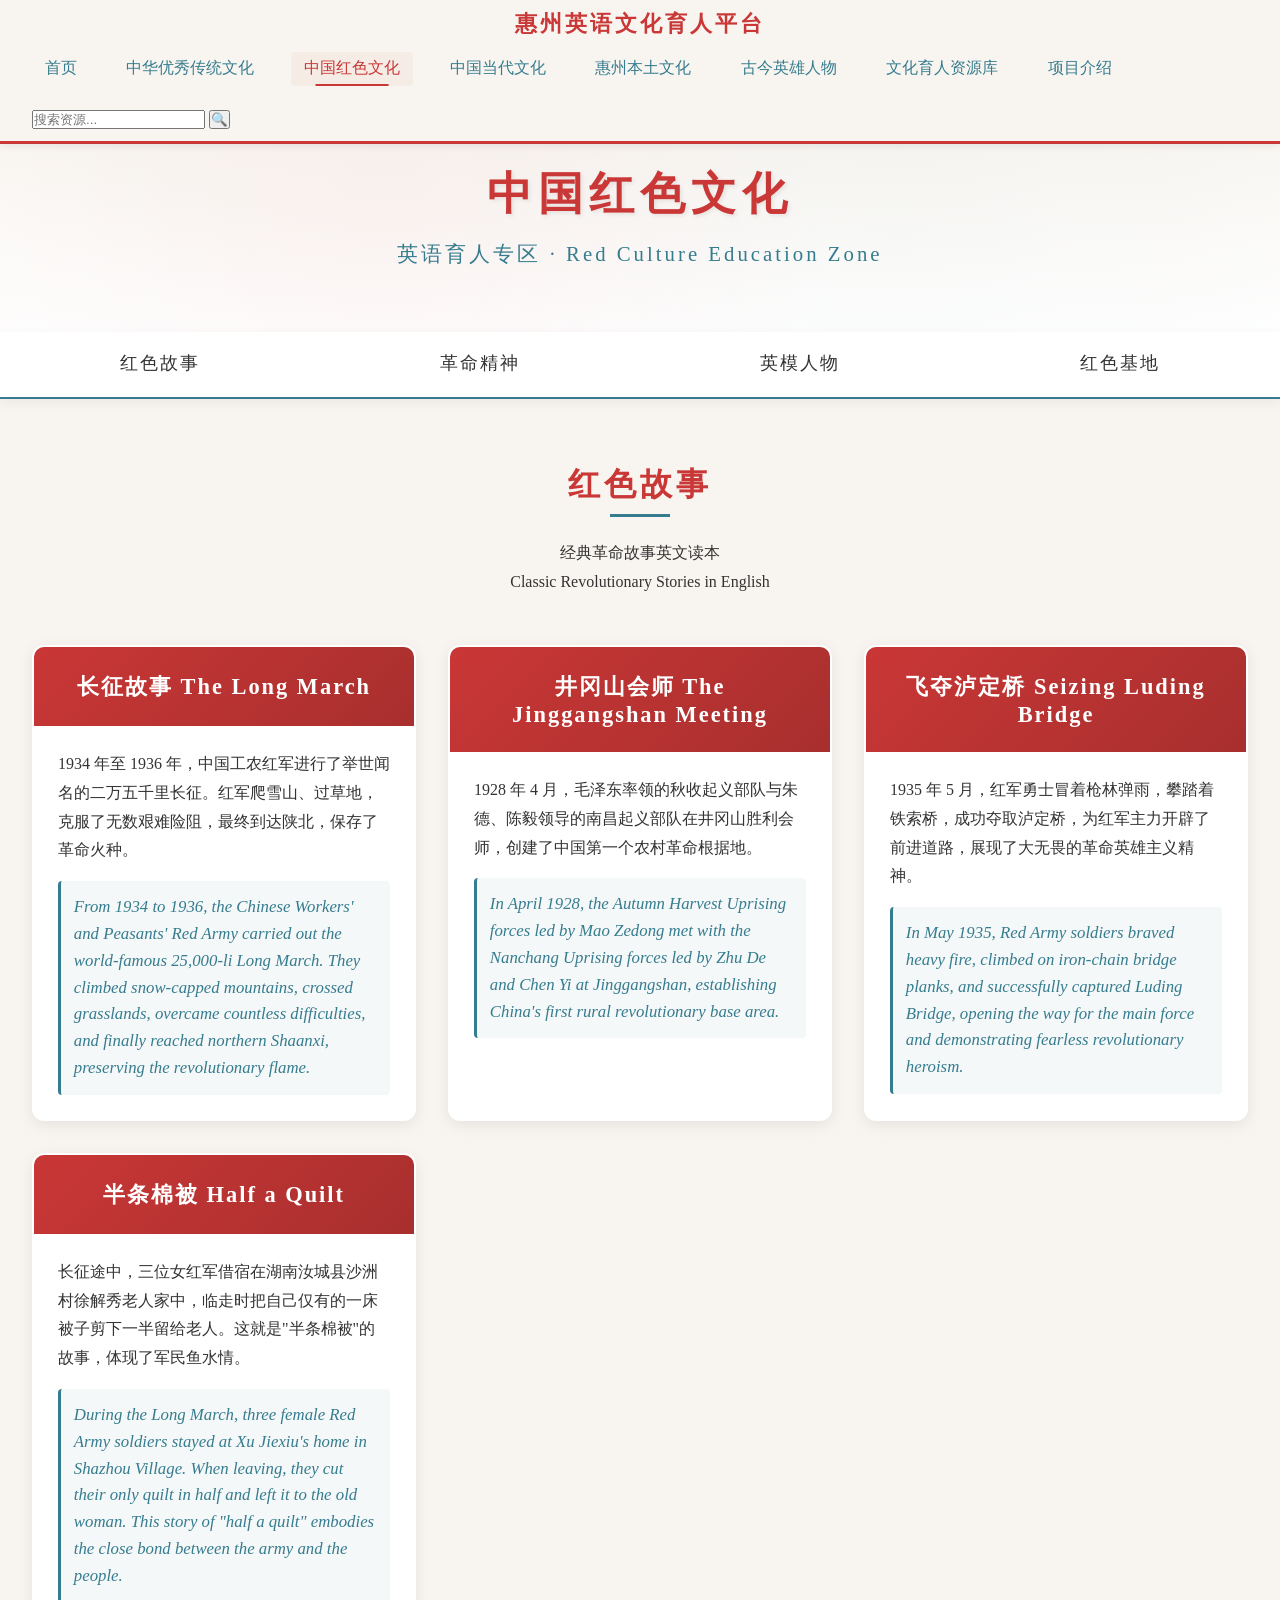
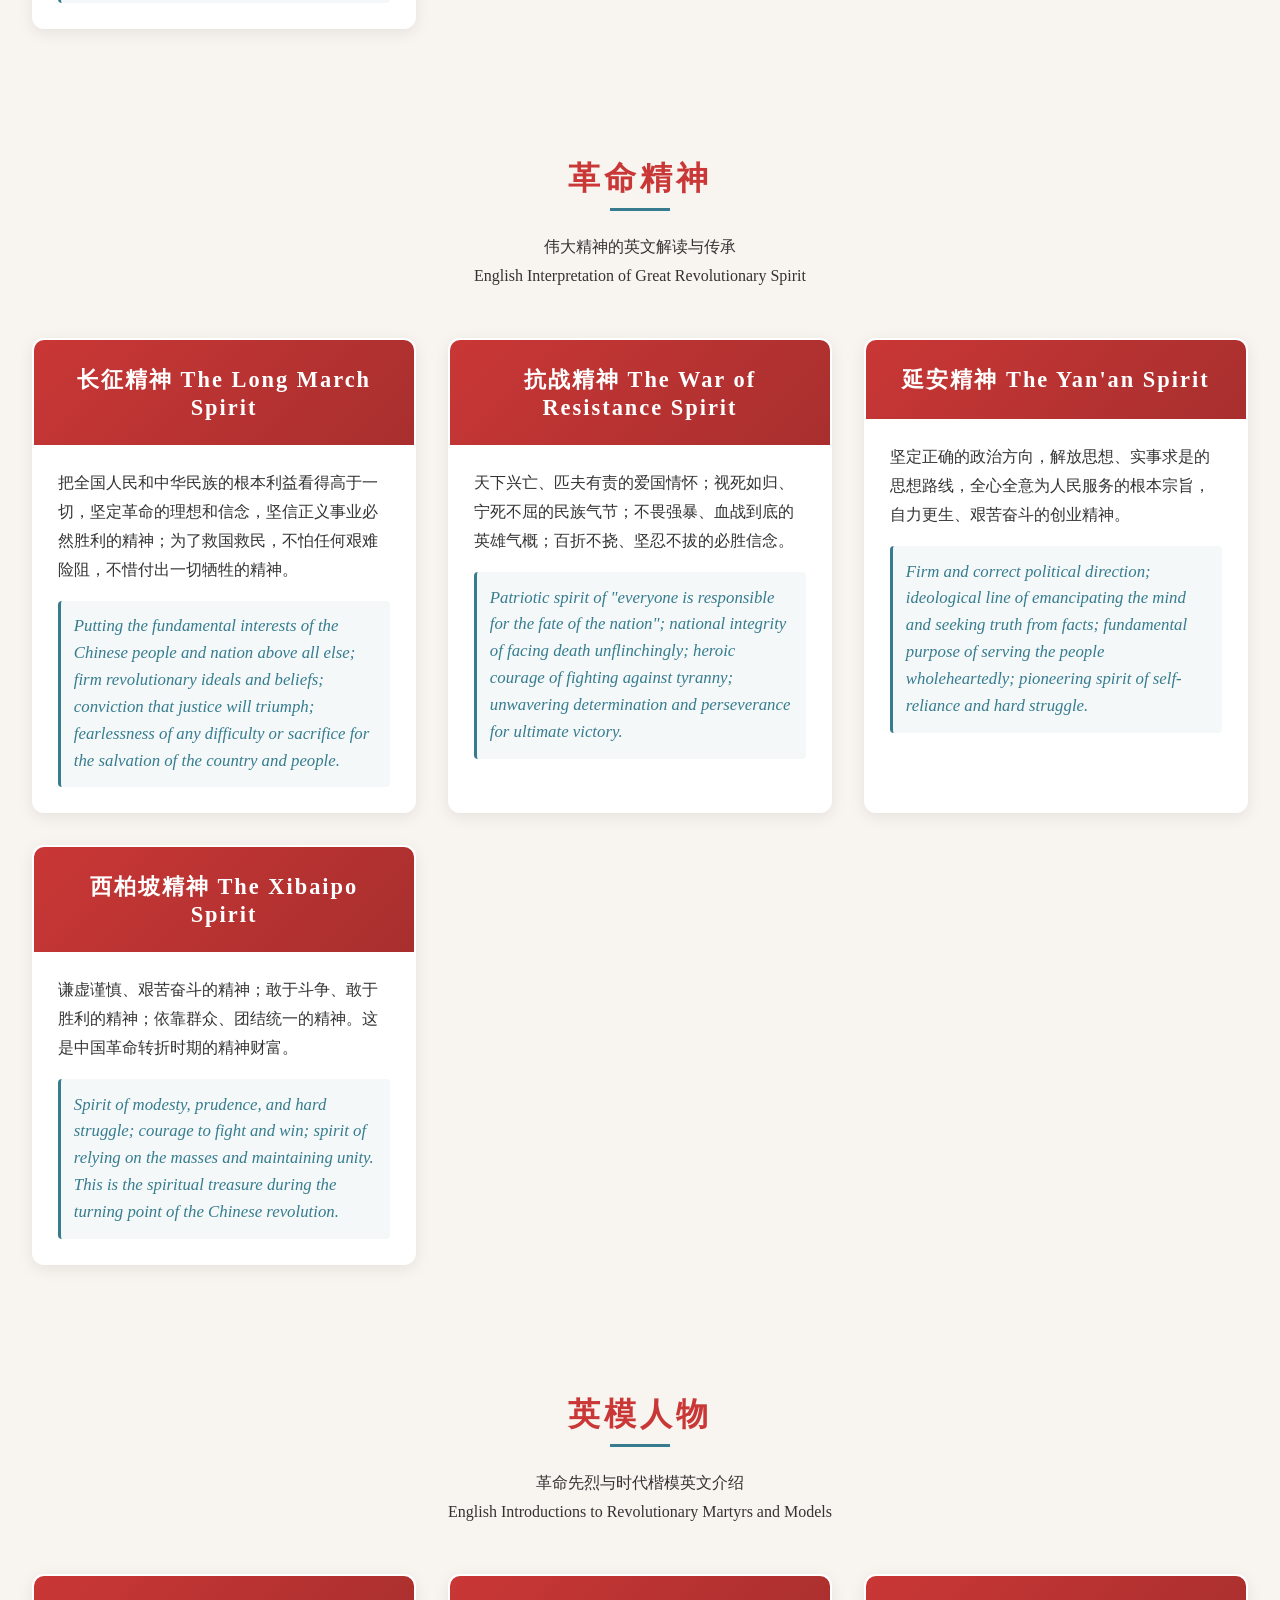
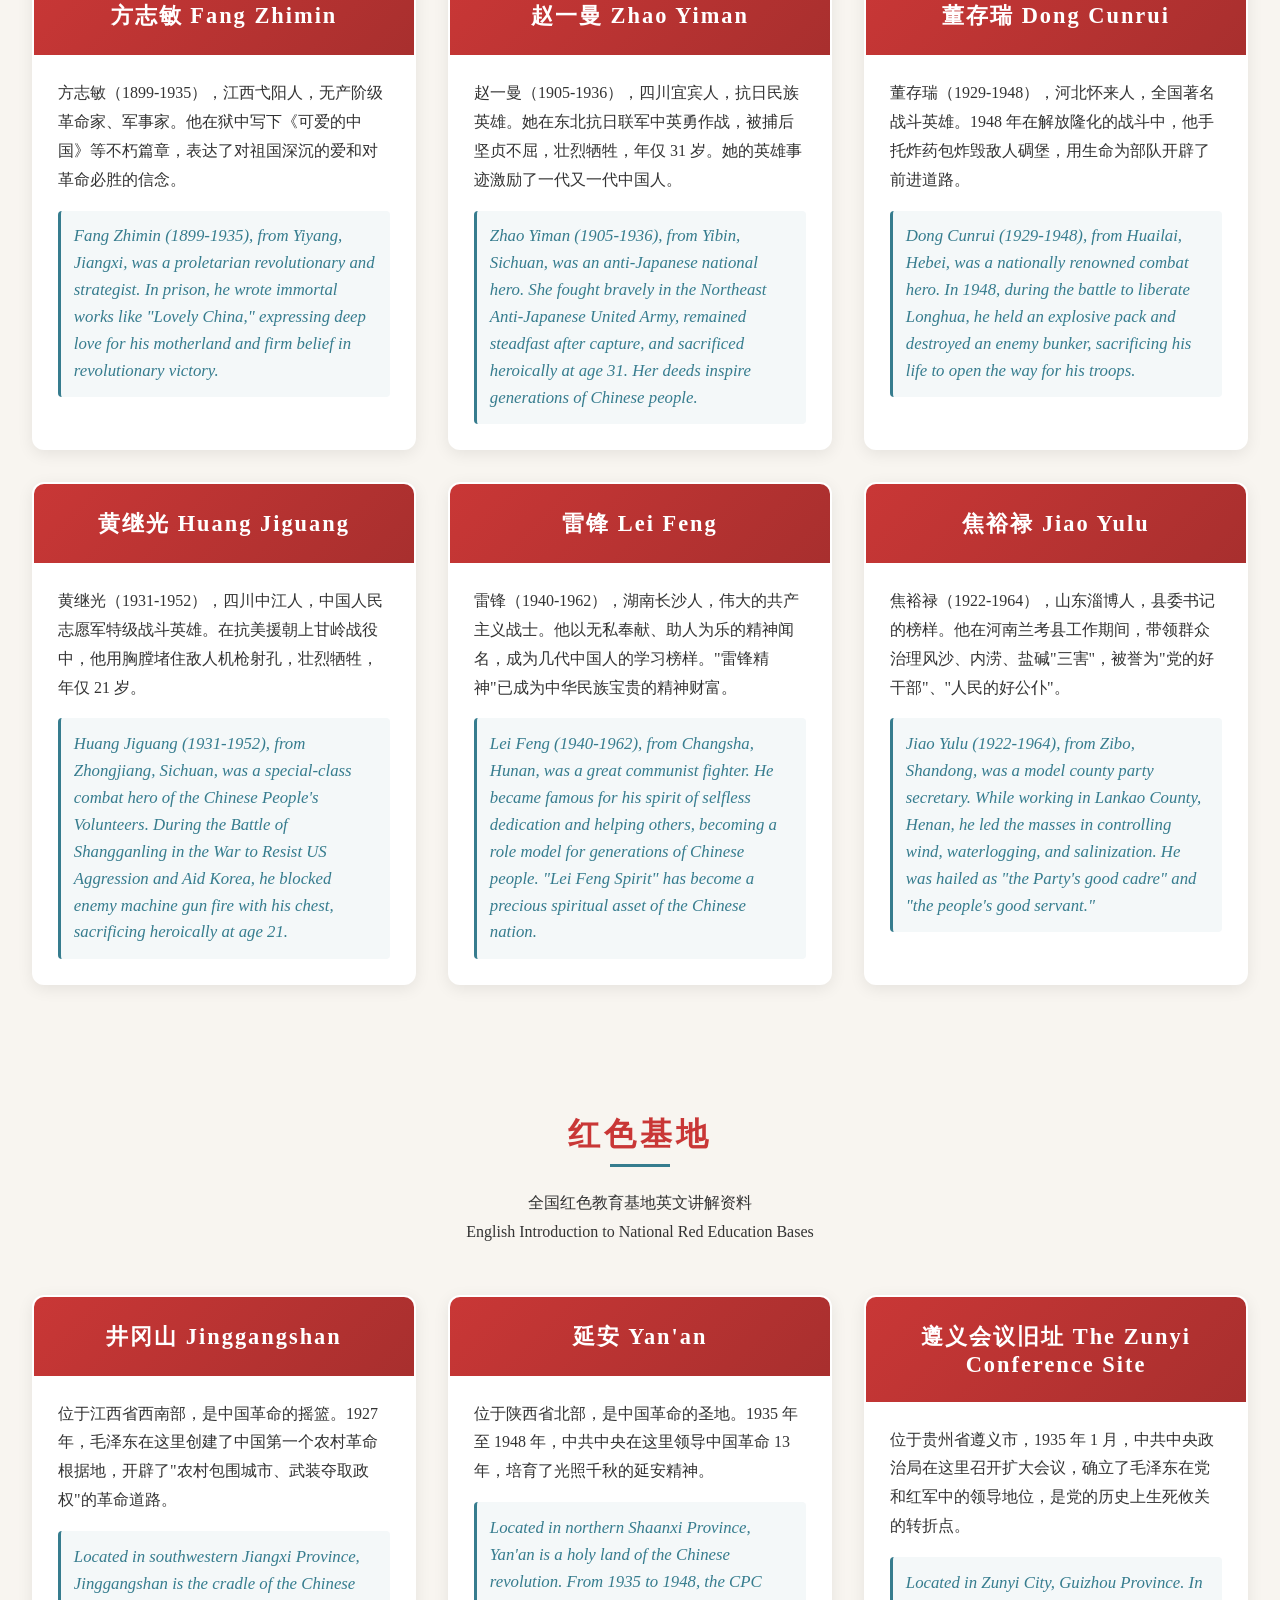
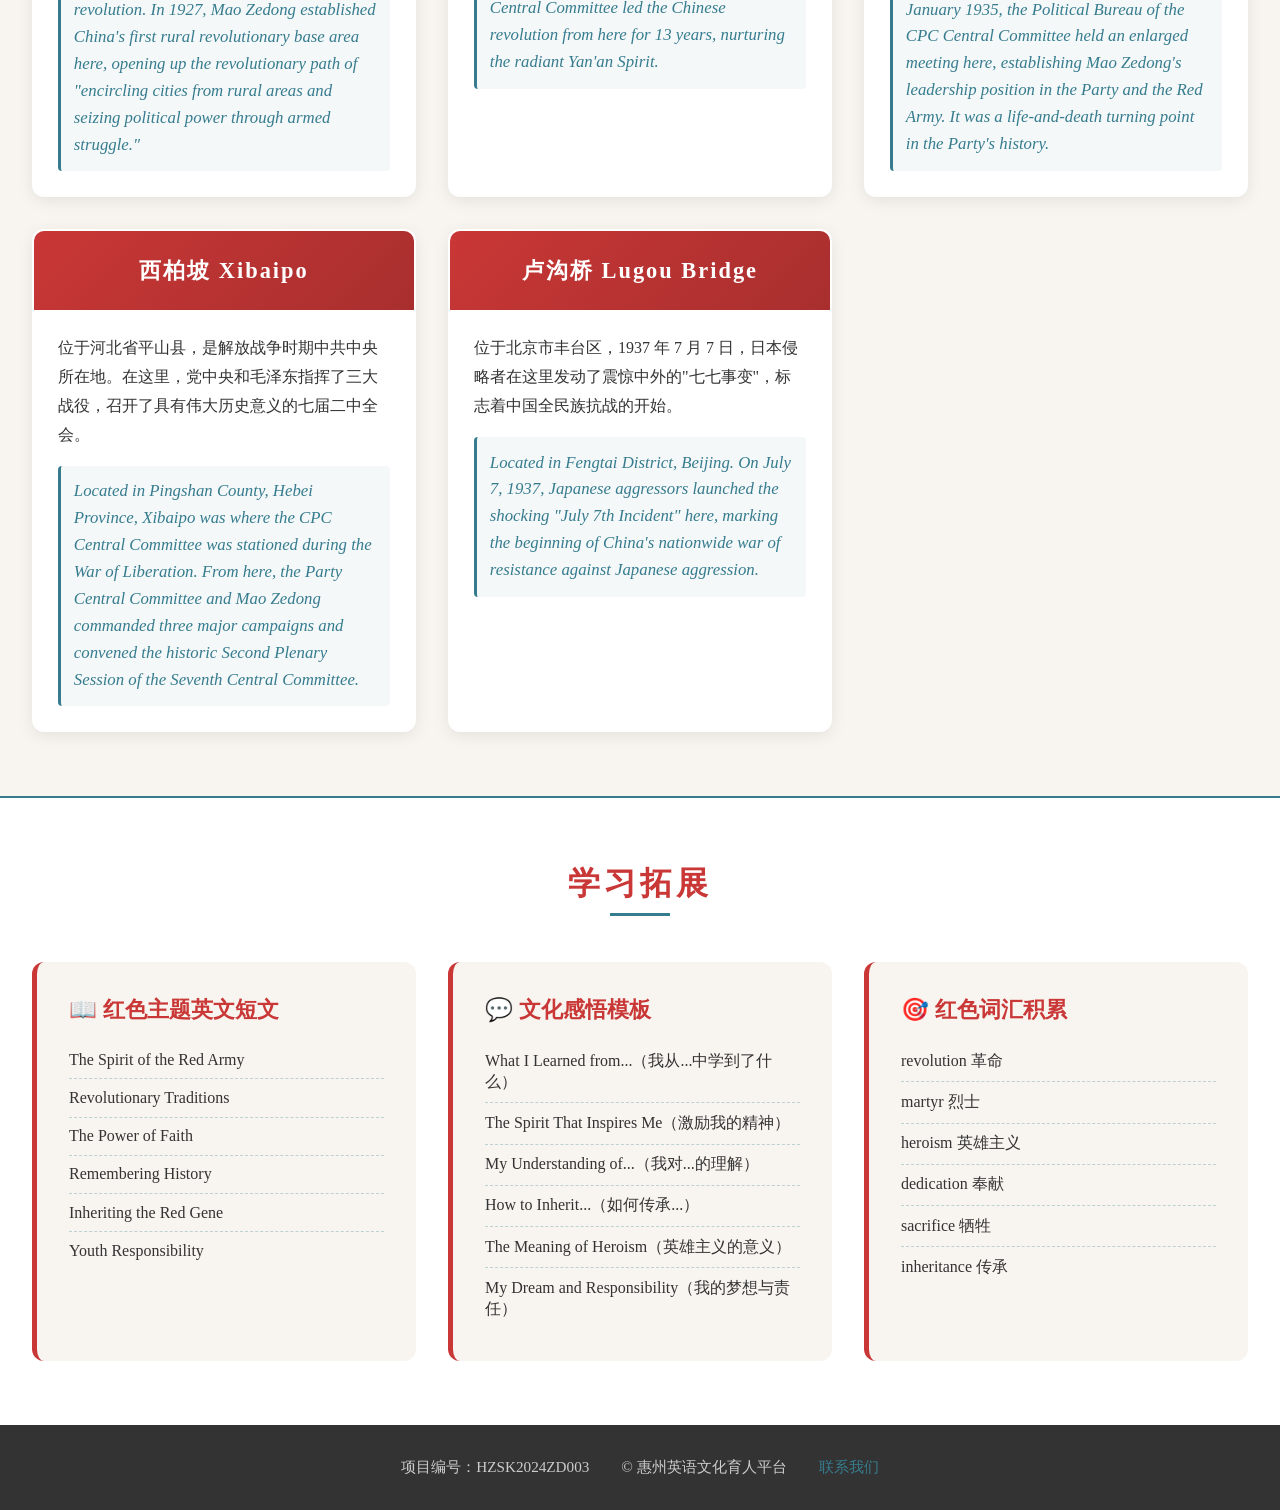
<file: red-culture.html>
<!DOCTYPE html>
<html lang="zh-CN">
<head>
    <meta charset="UTF-8">
    <meta name="viewport" content="width=device-width, initial-scale=1.0, maximum-scale=1.0, user-scalable=no">
    <title>中国红色文化 · 英语育人专区 - 惠州英语文化育人平台</title>
    <link rel="stylesheet" href="css/red-culture.css?v=20260329105">
</head>
<body>
    <!-- 顶部固定导航 -->
    <header class="main-header">
        <div class="nav-container">
            <div class="logo-area">惠州英语文化育人平台</div>
            <button class="nav-toggle" id="navToggle" aria-label="切换导航菜单">
                <span class="toggle-icon"></span>
            </button>
            <nav class="nav-menu" id="navMenu">
                <a href="index.html" class="nav-item">首页</a>
                <a href="traditional-culture.html" class="nav-item">中华优秀传统文化</a>
                <a href="red-culture.html" class="nav-item active">中国红色文化</a>
                <a href="contemporary-culture.html" class="nav-item">中国当代文化</a>
                <a href="local-culture.html" class="nav-item">惠州本土文化</a>
                <a href="heroes.html" class="nav-item highlight">古今英雄人物</a>
                <a href="resource-library.html" class="nav-item">文化育人资源库</a>
                <a href="project-about.html" class="nav-item">项目介绍</a>
                
                <!-- 搜索框 -->
                <div class="search-box">
                    <input type="text" placeholder="搜索资源..." class="search-input" id="searchInput">
                    <button class="search-btn" id="searchBtn">🔍</button>
                </div>
            </nav>
        </div>
    </header>

    <!-- 页面标题 Banner -->
    <section class="page-banner">
        <h1 class="page-title">中国红色文化</h1>
        <p class="page-subtitle">英语育人专区 · Red Culture Education Zone</p>
    </section>

    <!-- 分类导航标签 -->
    <nav class="category-nav">
        <ul class="category-list">
            <li class="category-item">
                <a href="#stories" class="category-link active">红色故事</a>
            </li>
            <li class="category-item">
                <a href="#spirit" class="category-link">革命精神</a>
            </li>
            <li class="category-item">
                <a href="#heroes" class="category-link">英模人物</a>
            </li>
            <li class="category-item">
                <a href="#bases" class="category-link">红色基地</a>
            </li>
        </ul>
    </nav>

    <!-- 红色故事板块 -->
    <section id="stories" class="content-section">
        <div class="section-header">
            <h2 class="section-title-main">红色故事</h2>
            <p class="section-desc">经典革命故事英文读本<br>Classic Revolutionary Stories in English</p>
        </div>
        <div class="content-grid">
            <div class="content-card">
                <div class="card-header">
                    <h3 class="card-title">长征故事 The Long March</h3>
                </div>
                <div class="card-body">
                    <p class="card-text">1934 年至 1936 年，中国工农红军进行了举世闻名的二万五千里长征。红军爬雪山、过草地，克服了无数艰难险阻，最终到达陕北，保存了革命火种。</p>
                    <p class="card-text-en">From 1934 to 1936, the Chinese Workers' and Peasants' Red Army carried out the world-famous 25,000-li Long March. They climbed snow-capped mountains, crossed grasslands, overcame countless difficulties, and finally reached northern Shaanxi, preserving the revolutionary flame.</p>
                </div>
            </div>
            <div class="content-card">
                <div class="card-header">
                    <h3 class="card-title">井冈山会师 The Jinggangshan Meeting</h3>
                </div>
                <div class="card-body">
                    <p class="card-text">1928 年 4 月，毛泽东率领的秋收起义部队与朱德、陈毅领导的南昌起义部队在井冈山胜利会师，创建了中国第一个农村革命根据地。</p>
                    <p class="card-text-en">In April 1928, the Autumn Harvest Uprising forces led by Mao Zedong met with the Nanchang Uprising forces led by Zhu De and Chen Yi at Jinggangshan, establishing China's first rural revolutionary base area.</p>
                </div>
            </div>
            <div class="content-card">
                <div class="card-header">
                    <h3 class="card-title">飞夺泸定桥 Seizing Luding Bridge</h3>
                </div>
                <div class="card-body">
                    <p class="card-text">1935 年 5 月，红军勇士冒着枪林弹雨，攀踏着铁索桥，成功夺取泸定桥，为红军主力开辟了前进道路，展现了大无畏的革命英雄主义精神。</p>
                    <p class="card-text-en">In May 1935, Red Army soldiers braved heavy fire, climbed on iron-chain bridge planks, and successfully captured Luding Bridge, opening the way for the main force and demonstrating fearless revolutionary heroism.</p>
                </div>
            </div>
            <div class="content-card">
                <div class="card-header">
                    <h3 class="card-title">半条棉被 Half a Quilt</h3>
                </div>
                <div class="card-body">
                    <p class="card-text">长征途中，三位女红军借宿在湖南汝城县沙洲村徐解秀老人家中，临走时把自己仅有的一床被子剪下一半留给老人。这就是"半条棉被"的故事，体现了军民鱼水情。</p>
                    <p class="card-text-en">During the Long March, three female Red Army soldiers stayed at Xu Jiexiu's home in Shazhou Village. When leaving, they cut their only quilt in half and left it to the old woman. This story of "half a quilt" embodies the close bond between the army and the people.</p>
                </div>
            </div>
        </div>
    </section>

    <!-- 革命精神板块 -->
    <section id="spirit" class="content-section">
        <div class="section-header">
            <h2 class="section-title-main">革命精神</h2>
            <p class="section-desc">伟大精神的英文解读与传承<br>English Interpretation of Great Revolutionary Spirit</p>
        </div>
        <div class="content-grid">
            <div class="content-card">
                <div class="card-header">
                    <h3 class="card-title">长征精神 The Long March Spirit</h3>
                </div>
                <div class="card-body">
                    <p class="card-text">把全国人民和中华民族的根本利益看得高于一切，坚定革命的理想和信念，坚信正义事业必然胜利的精神；为了救国救民，不怕任何艰难险阻，不惜付出一切牺牲的精神。</p>
                    <p class="card-text-en">Putting the fundamental interests of the Chinese people and nation above all else; firm revolutionary ideals and beliefs; conviction that justice will triumph; fearlessness of any difficulty or sacrifice for the salvation of the country and people.</p>
                </div>
            </div>
            <div class="content-card">
                <div class="card-header">
                    <h3 class="card-title">抗战精神 The War of Resistance Spirit</h3>
                </div>
                <div class="card-body">
                    <p class="card-text">天下兴亡、匹夫有责的爱国情怀；视死如归、宁死不屈的民族气节；不畏强暴、血战到底的英雄气概；百折不挠、坚忍不拔的必胜信念。</p>
                    <p class="card-text-en">Patriotic spirit of "everyone is responsible for the fate of the nation"; national integrity of facing death unflinchingly; heroic courage of fighting against tyranny; unwavering determination and perseverance for ultimate victory.</p>
                </div>
            </div>
            <div class="content-card">
                <div class="card-header">
                    <h3 class="card-title">延安精神 The Yan'an Spirit</h3>
                </div>
                <div class="card-body">
                    <p class="card-text">坚定正确的政治方向，解放思想、实事求是的思想路线，全心全意为人民服务的根本宗旨，自力更生、艰苦奋斗的创业精神。</p>
                    <p class="card-text-en">Firm and correct political direction; ideological line of emancipating the mind and seeking truth from facts; fundamental purpose of serving the people wholeheartedly; pioneering spirit of self-reliance and hard struggle.</p>
                </div>
            </div>
            <div class="content-card">
                <div class="card-header">
                    <h3 class="card-title">西柏坡精神 The Xibaipo Spirit</h3>
                </div>
                <div class="card-body">
                    <p class="card-text">谦虚谨慎、艰苦奋斗的精神；敢于斗争、敢于胜利的精神；依靠群众、团结统一的精神。这是中国革命转折时期的精神财富。</p>
                    <p class="card-text-en">Spirit of modesty, prudence, and hard struggle; courage to fight and win; spirit of relying on the masses and maintaining unity. This is the spiritual treasure during the turning point of the Chinese revolution.</p>
                </div>
            </div>
        </div>
    </section>

    <!-- 英模人物板块 -->
    <section id="heroes" class="content-section">
        <div class="section-header">
            <h2 class="section-title-main">英模人物</h2>
            <p class="section-desc">革命先烈与时代楷模英文介绍<br>English Introductions to Revolutionary Martyrs and Models</p>
        </div>
        <div class="content-grid">
            <div class="content-card">
                <div class="card-header">
                    <h3 class="card-title">方志敏 Fang Zhimin</h3>
                </div>
                <div class="card-body">
                    <p class="card-text">方志敏（1899-1935），江西弋阳人，无产阶级革命家、军事家。他在狱中写下《可爱的中国》等不朽篇章，表达了对祖国深沉的爱和对革命必胜的信念。</p>
                    <p class="card-text-en">Fang Zhimin (1899-1935), from Yiyang, Jiangxi, was a proletarian revolutionary and strategist. In prison, he wrote immortal works like "Lovely China," expressing deep love for his motherland and firm belief in revolutionary victory.</p>
                </div>
            </div>
            <div class="content-card">
                <div class="card-header">
                    <h3 class="card-title">赵一曼 Zhao Yiman</h3>
                </div>
                <div class="card-body">
                    <p class="card-text">赵一曼（1905-1936），四川宜宾人，抗日民族英雄。她在东北抗日联军中英勇作战，被捕后坚贞不屈，壮烈牺牲，年仅 31 岁。她的英雄事迹激励了一代又一代中国人。</p>
                    <p class="card-text-en">Zhao Yiman (1905-1936), from Yibin, Sichuan, was an anti-Japanese national hero. She fought bravely in the Northeast Anti-Japanese United Army, remained steadfast after capture, and sacrificed heroically at age 31. Her deeds inspire generations of Chinese people.</p>
                </div>
            </div>
            <div class="content-card">
                <div class="card-header">
                    <h3 class="card-title">董存瑞 Dong Cunrui</h3>
                </div>
                <div class="card-body">
                    <p class="card-text">董存瑞（1929-1948），河北怀来人，全国著名战斗英雄。1948 年在解放隆化的战斗中，他手托炸药包炸毁敌人碉堡，用生命为部队开辟了前进道路。</p>
                    <p class="card-text-en">Dong Cunrui (1929-1948), from Huailai, Hebei, was a nationally renowned combat hero. In 1948, during the battle to liberate Longhua, he held an explosive pack and destroyed an enemy bunker, sacrificing his life to open the way for his troops.</p>
                </div>
            </div>
            <div class="content-card">
                <div class="card-header">
                    <h3 class="card-title">黄继光 Huang Jiguang</h3>
                </div>
                <div class="card-body">
                    <p class="card-text">黄继光（1931-1952），四川中江人，中国人民志愿军特级战斗英雄。在抗美援朝上甘岭战役中，他用胸膛堵住敌人机枪射孔，壮烈牺牲，年仅 21 岁。</p>
                    <p class="card-text-en">Huang Jiguang (1931-1952), from Zhongjiang, Sichuan, was a special-class combat hero of the Chinese People's Volunteers. During the Battle of Shangganling in the War to Resist US Aggression and Aid Korea, he blocked enemy machine gun fire with his chest, sacrificing heroically at age 21.</p>
                </div>
            </div>
            <div class="content-card">
                <div class="card-header">
                    <h3 class="card-title">雷锋 Lei Feng</h3>
                </div>
                <div class="card-body">
                    <p class="card-text">雷锋（1940-1962），湖南长沙人，伟大的共产主义战士。他以无私奉献、助人为乐的精神闻名，成为几代中国人的学习榜样。"雷锋精神"已成为中华民族宝贵的精神财富。</p>
                    <p class="card-text-en">Lei Feng (1940-1962), from Changsha, Hunan, was a great communist fighter. He became famous for his spirit of selfless dedication and helping others, becoming a role model for generations of Chinese people. "Lei Feng Spirit" has become a precious spiritual asset of the Chinese nation.</p>
                </div>
            </div>
            <div class="content-card">
                <div class="card-header">
                    <h3 class="card-title">焦裕禄 Jiao Yulu</h3>
                </div>
                <div class="card-body">
                    <p class="card-text">焦裕禄（1922-1964），山东淄博人，县委书记的榜样。他在河南兰考县工作期间，带领群众治理风沙、内涝、盐碱"三害"，被誉为"党的好干部"、"人民的好公仆"。</p>
                    <p class="card-text-en">Jiao Yulu (1922-1964), from Zibo, Shandong, was a model county party secretary. While working in Lankao County, Henan, he led the masses in controlling wind, waterlogging, and salinization. He was hailed as "the Party's good cadre" and "the people's good servant."</p>
                </div>
            </div>
        </div>
    </section>

    <!-- 红色基地板块 -->
    <section id="bases" class="content-section">
        <div class="section-header">
            <h2 class="section-title-main">红色基地</h2>
            <p class="section-desc">全国红色教育基地英文讲解资料<br>English Introduction to National Red Education Bases</p>
        </div>
        <div class="content-grid">
            <div class="content-card">
                <div class="card-header">
                    <h3 class="card-title">井冈山 Jinggangshan</h3>
                </div>
                <div class="card-body">
                    <p class="card-text">位于江西省西南部，是中国革命的摇篮。1927 年，毛泽东在这里创建了中国第一个农村革命根据地，开辟了"农村包围城市、武装夺取政权"的革命道路。</p>
                    <p class="card-text-en">Located in southwestern Jiangxi Province, Jinggangshan is the cradle of the Chinese revolution. In 1927, Mao Zedong established China's first rural revolutionary base area here, opening up the revolutionary path of "encircling cities from rural areas and seizing political power through armed struggle."</p>
                </div>
            </div>
            <div class="content-card">
                <div class="card-header">
                    <h3 class="card-title">延安 Yan'an</h3>
                </div>
                <div class="card-body">
                    <p class="card-text">位于陕西省北部，是中国革命的圣地。1935 年至 1948 年，中共中央在这里领导中国革命 13 年，培育了光照千秋的延安精神。</p>
                    <p class="card-text-en">Located in northern Shaanxi Province, Yan'an is a holy land of the Chinese revolution. From 1935 to 1948, the CPC Central Committee led the Chinese revolution from here for 13 years, nurturing the radiant Yan'an Spirit.</p>
                </div>
            </div>
            <div class="content-card">
                <div class="card-header">
                    <h3 class="card-title">遵义会议旧址 The Zunyi Conference Site</h3>
                </div>
                <div class="card-body">
                    <p class="card-text">位于贵州省遵义市，1935 年 1 月，中共中央政治局在这里召开扩大会议，确立了毛泽东在党和红军中的领导地位，是党的历史上生死攸关的转折点。</p>
                    <p class="card-text-en">Located in Zunyi City, Guizhou Province. In January 1935, the Political Bureau of the CPC Central Committee held an enlarged meeting here, establishing Mao Zedong's leadership position in the Party and the Red Army. It was a life-and-death turning point in the Party's history.</p>
                </div>
            </div>
            <div class="content-card">
                <div class="card-header">
                    <h3 class="card-title">西柏坡 Xibaipo</h3>
                </div>
                <div class="card-body">
                    <p class="card-text">位于河北省平山县，是解放战争时期中共中央所在地。在这里，党中央和毛泽东指挥了三大战役，召开了具有伟大历史意义的七届二中全会。</p>
                    <p class="card-text-en">Located in Pingshan County, Hebei Province, Xibaipo was where the CPC Central Committee was stationed during the War of Liberation. From here, the Party Central Committee and Mao Zedong commanded three major campaigns and convened the historic Second Plenary Session of the Seventh Central Committee.</p>
                </div>
            </div>
            <div class="content-card">
                <div class="card-header">
                    <h3 class="card-title">卢沟桥 Lugou Bridge</h3>
                </div>
                <div class="card-body">
                    <p class="card-text">位于北京市丰台区，1937 年 7 月 7 日，日本侵略者在这里发动了震惊中外的"七七事变"，标志着中国全民族抗战的开始。</p>
                    <p class="card-text-en">Located in Fengtai District, Beijing. On July 7, 1937, Japanese aggressors launched the shocking "July 7th Incident" here, marking the beginning of China's nationwide war of resistance against Japanese aggression.</p>
                </div>
            </div>
        </div>
    </section>

    <!-- 学习拓展区 -->
    <section class="learning-section">
        <div class="section-header">
            <h2 class="section-title-main">学习拓展</h2>
        </div>
        <div class="learning-grid">
            <div class="learning-box">
                <h3 class="learning-title">📖 红色主题英文短文</h3>
                <ul class="learning-list">
                    <li class="learning-item">The Spirit of the Red Army</li>
                    <li class="learning-item">Revolutionary Traditions</li>
                    <li class="learning-item">The Power of Faith</li>
                    <li class="learning-item">Remembering History</li>
                    <li class="learning-item">Inheriting the Red Gene</li>
                    <li class="learning-item">Youth Responsibility</li>
                </ul>
            </div>
            <div class="learning-box">
                <h3 class="learning-title">💬 文化感悟模板</h3>
                <ul class="learning-list">
                    <li class="learning-item">What I Learned from...（我从...中学到了什么）</li>
                    <li class="learning-item">The Spirit That Inspires Me（激励我的精神）</li>
                    <li class="learning-item">My Understanding of...（我对...的理解）</li>
                    <li class="learning-item">How to Inherit...（如何传承...）</li>
                    <li class="learning-item">The Meaning of Heroism（英雄主义的意义）</li>
                    <li class="learning-item">My Dream and Responsibility（我的梦想与责任）</li>
                </ul>
            </div>
            <div class="learning-box">
                <h3 class="learning-title">🎯 红色词汇积累</h3>
                <ul class="learning-list">
                    <li class="learning-item">revolution 革命</li>
                    <li class="learning-item">martyr 烈士</li>
                    <li class="learning-item">heroism 英雄主义</li>
                    <li class="learning-item">dedication 奉献</li>
                    <li class="learning-item">sacrifice 牺牲</li>
                    <li class="learning-item">inheritance 传承</li>
                </ul>
            </div>
        </div>
    </section>

    <!-- 底部 Footer -->
    <footer class="site-footer">
        <div class="footer-info">
            <span>项目编号：HZSK2024ZD003</span>
            <span>© 惠州英语文化育人平台</span>
            <a href="#" class="footer-link">联系我们</a>
        </div>
    </footer>

    <script src="js/red-culture.js?v=20260321"></script>
</body>
</html>
</file>
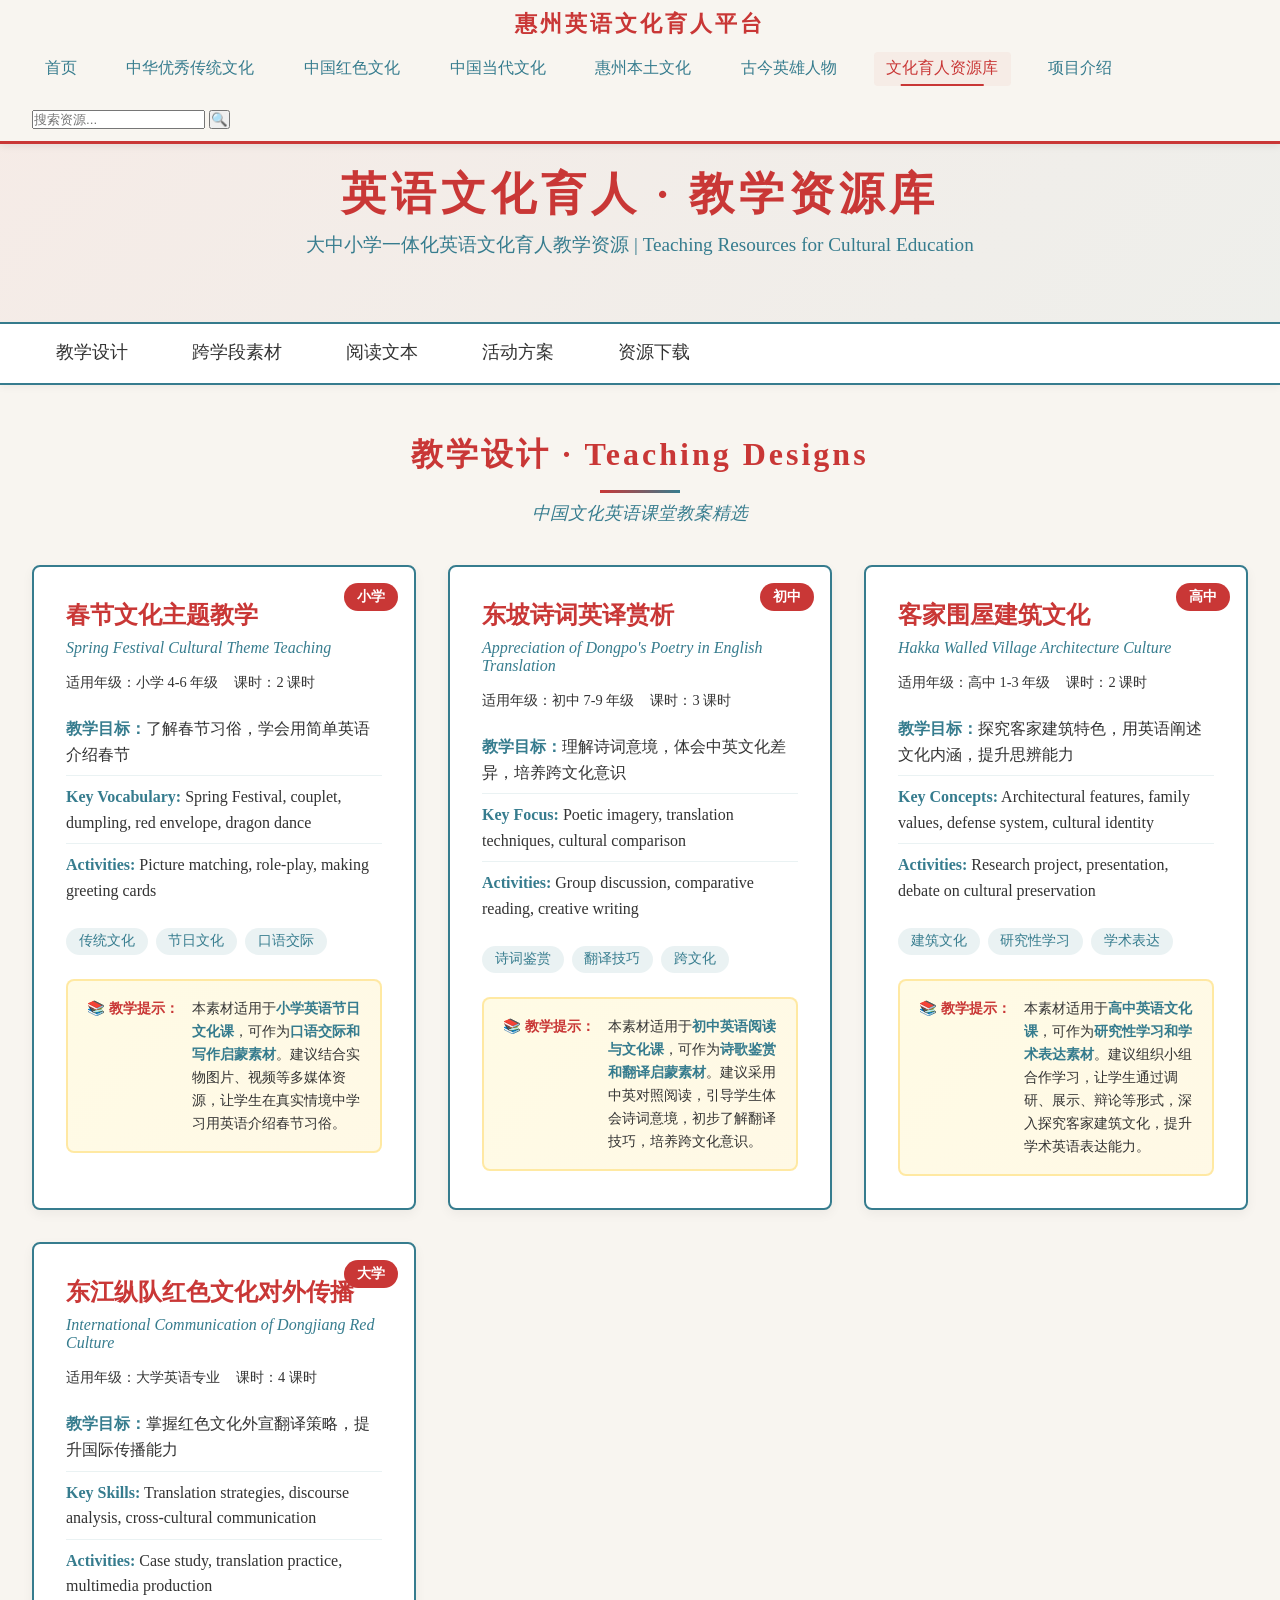
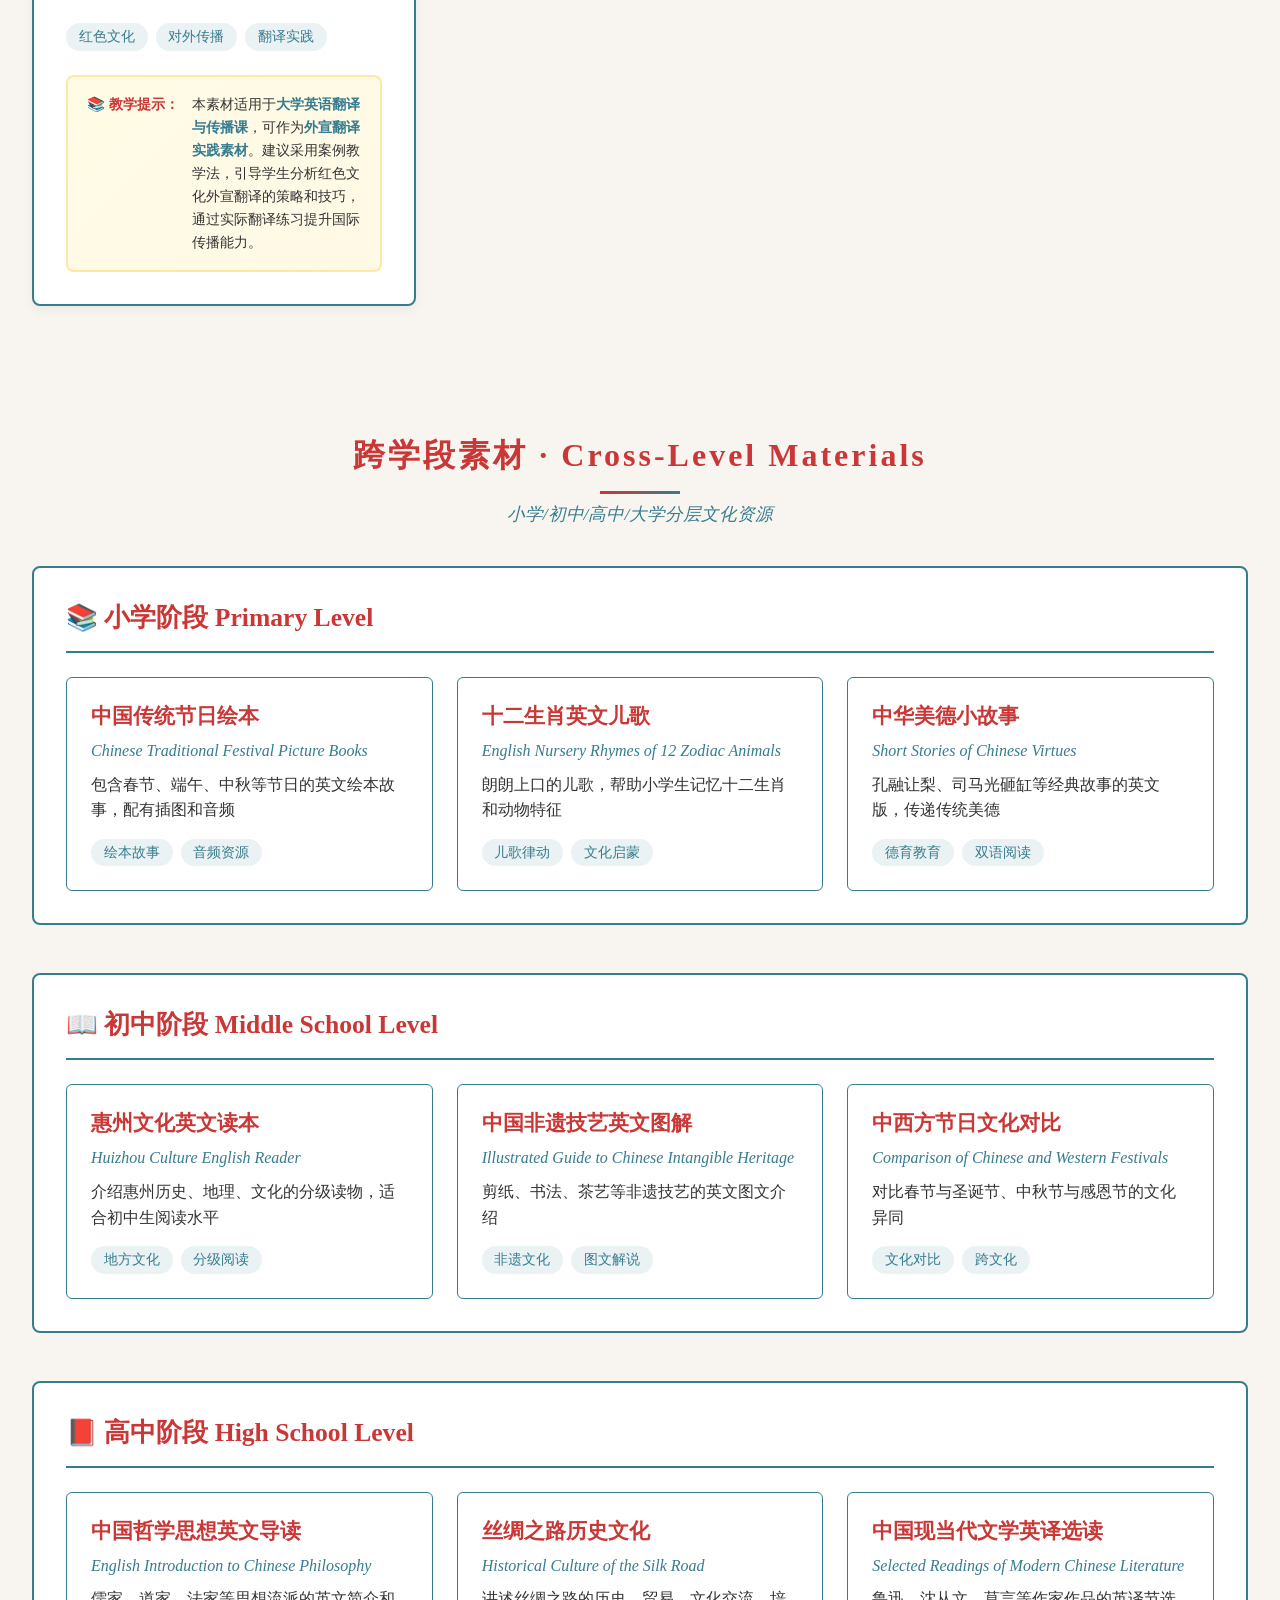
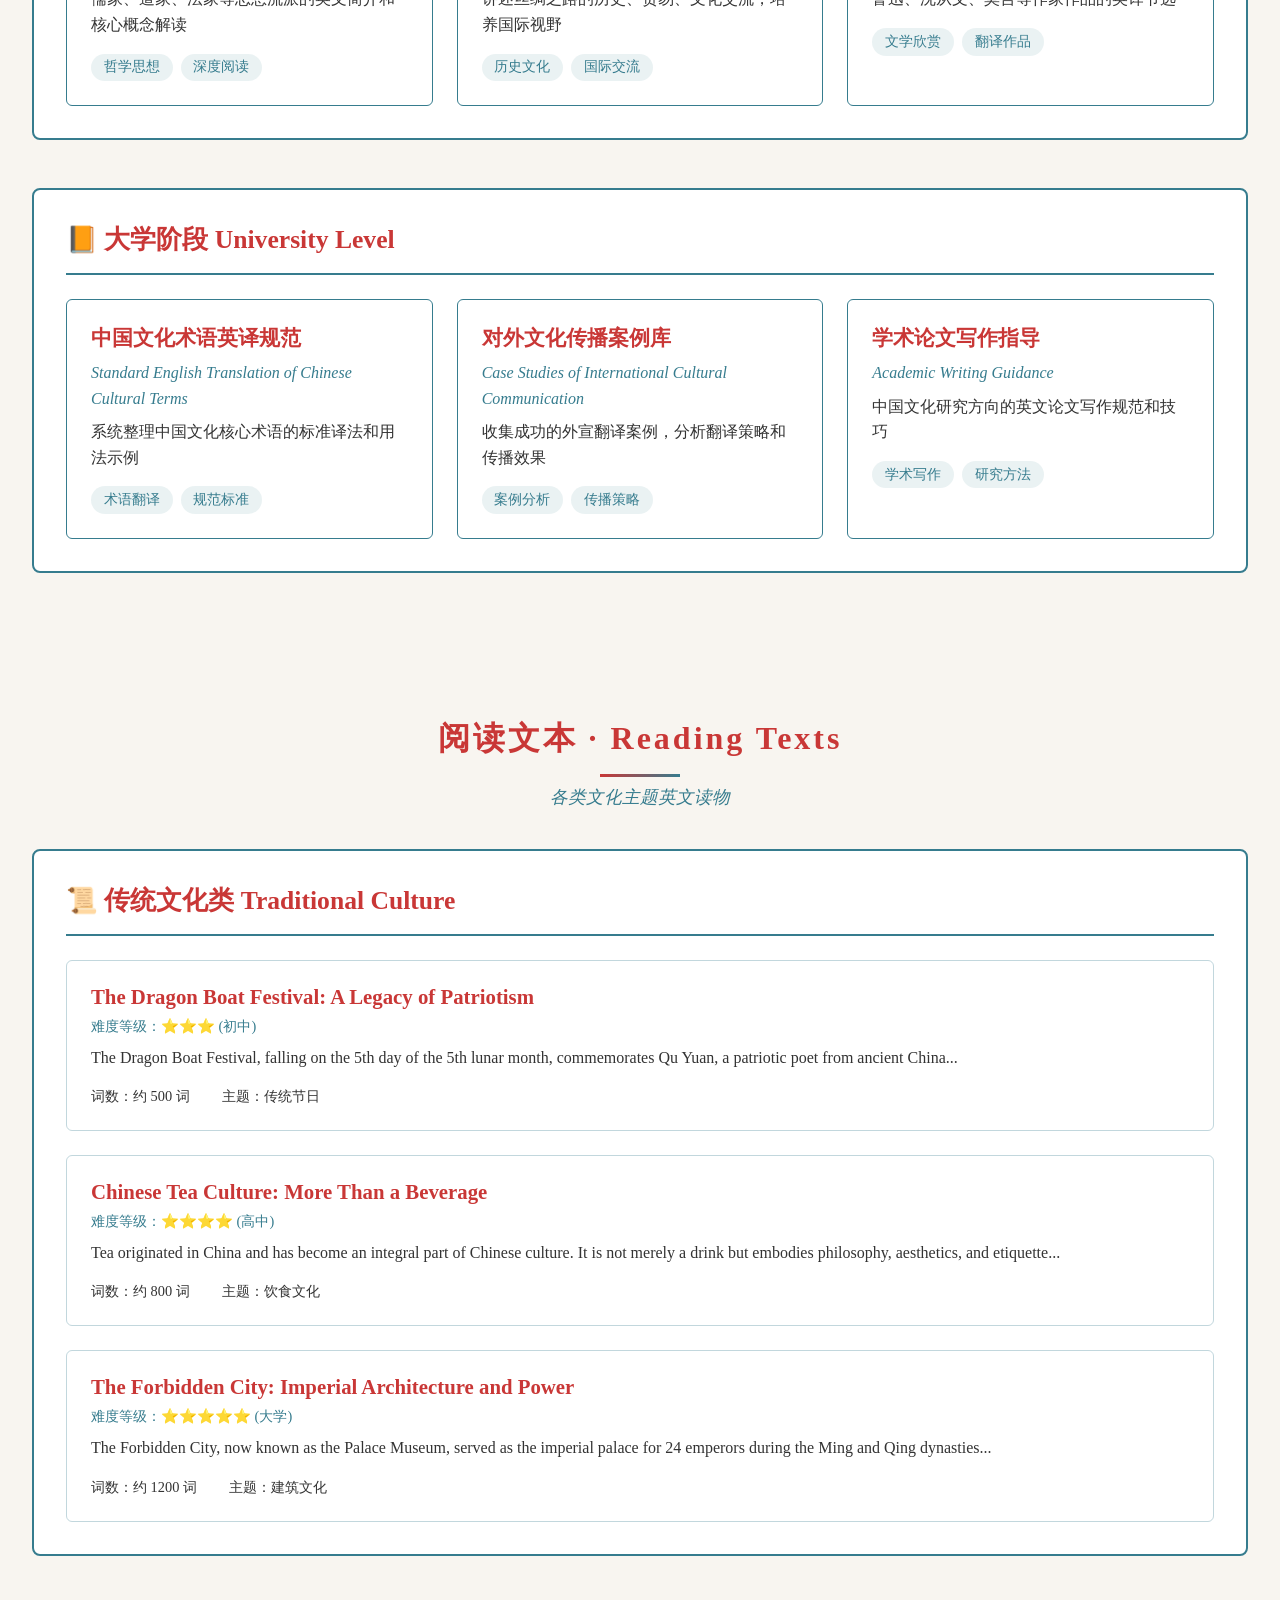
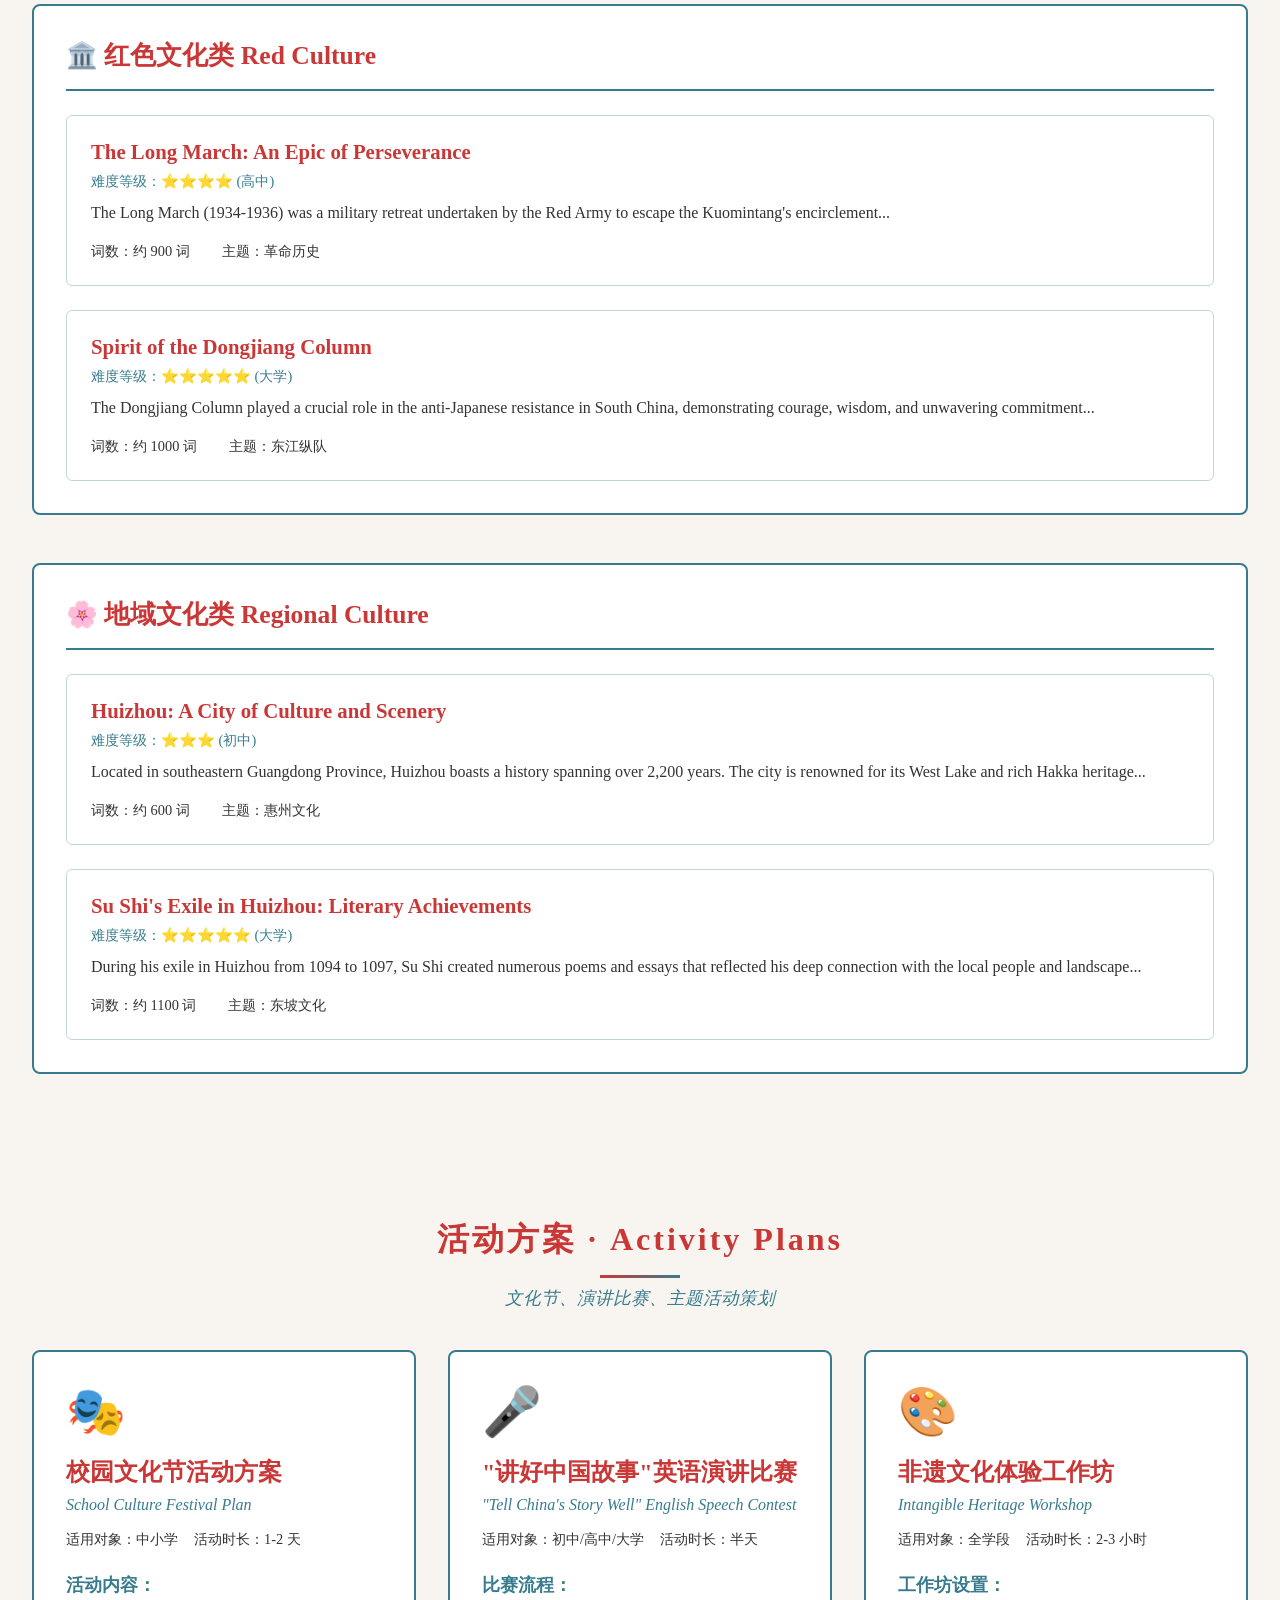
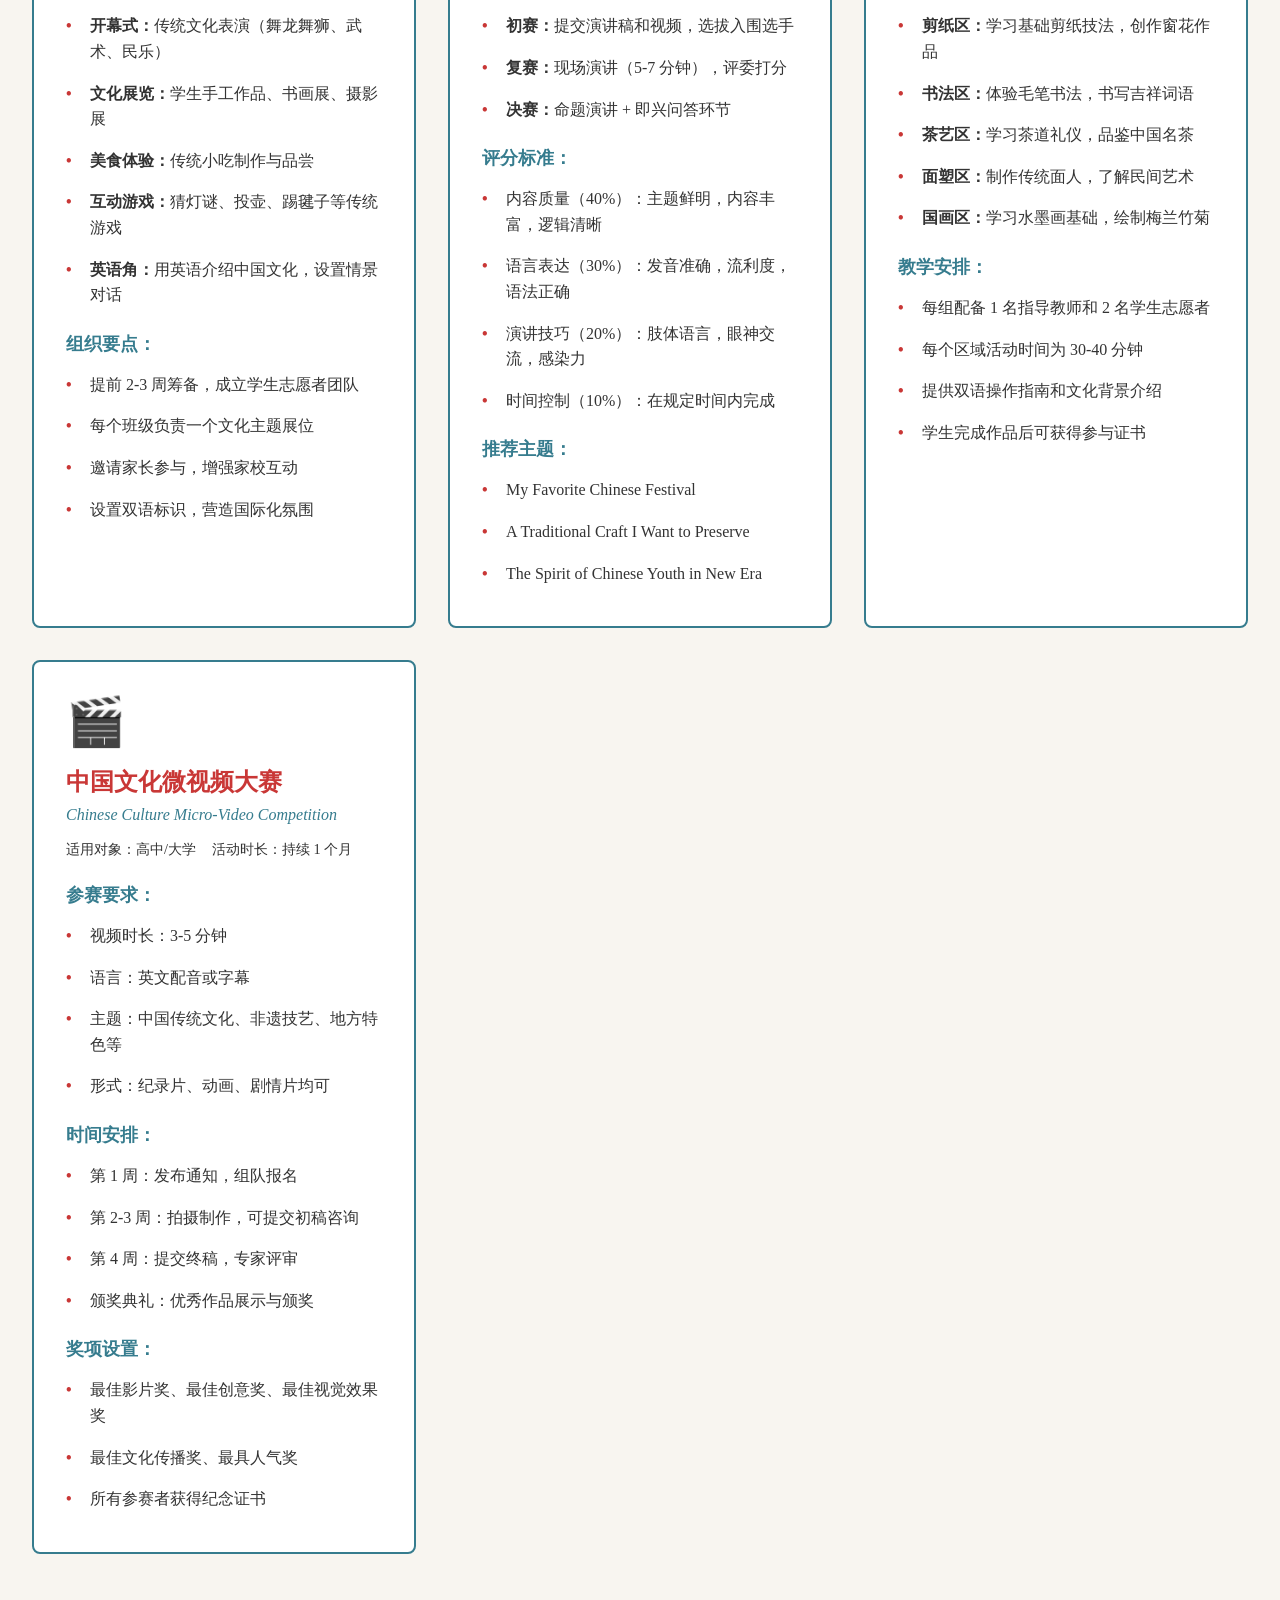
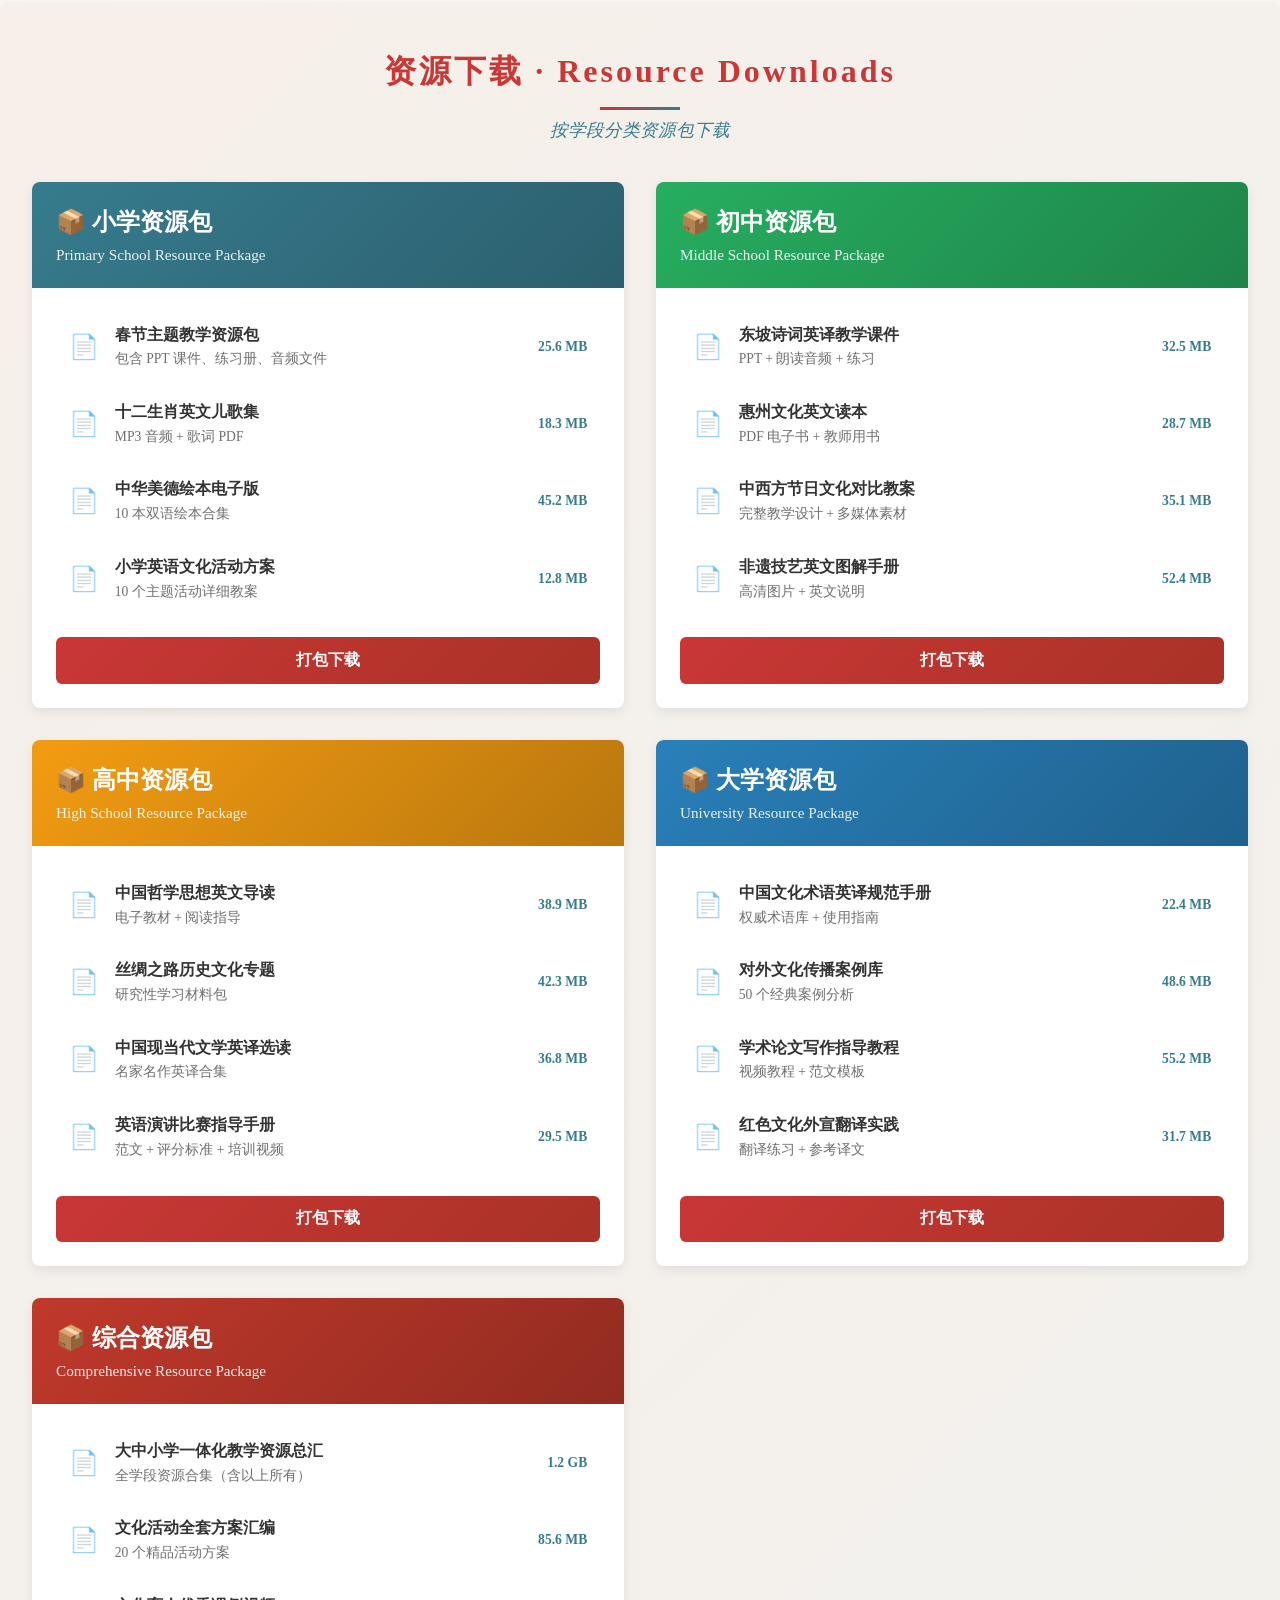
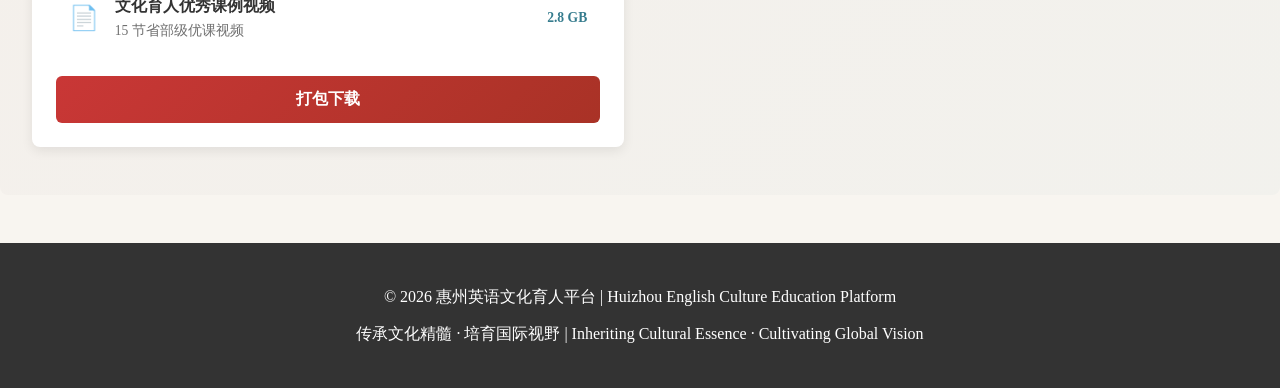
<file: resource-library.html>
<!DOCTYPE html>
<html lang="zh-CN">
<head>
    <meta charset="UTF-8">
    <meta name="viewport" content="width=device-width, initial-scale=1.0, maximum-scale=1.0, user-scalable=no">
    <title>英语文化育人 · 教学资源库 - 惠州英语文化育人平台</title>
    <link rel="stylesheet" href="css/resource-library.css?v=20260329095">
</head>
<body>
    <!-- 顶部固定导航 -->
    <header class="main-header">
        <div class="nav-container">
            <div class="logo-area">惠州英语文化育人平台</div>
            <button class="nav-toggle" id="navToggle" aria-label="切换导航菜单">
                <span class="toggle-icon"></span>
            </button>
            <nav class="nav-menu" id="navMenu">
                <a href="index.html" class="nav-item">首页</a>
                <a href="traditional-culture.html" class="nav-item">中华优秀传统文化</a>
                <a href="red-culture.html" class="nav-item">中国红色文化</a>
                <a href="contemporary-culture.html" class="nav-item">中国当代文化</a>
                <a href="local-culture.html" class="nav-item">惠州本土文化</a>
                <a href="heroes.html" class="nav-item highlight">古今英雄人物</a>
                <a href="resource-library.html" class="nav-item active">文化育人资源库</a>
                <a href="project-about.html" class="nav-item">项目介绍</a>
                
                <!-- 搜索框 -->
                <div class="search-box">
                    <input type="text" placeholder="搜索资源..." class="search-input" id="searchInput">
                    <button class="search-btn" id="searchBtn">🔍</button>
                </div>
            </nav>
        </div>
    </header>

    <!-- 页面标题 Banner -->
    <section class="page-banner">
        <h1 class="page-title">英语文化育人 · 教学资源库</h1>
        <p class="page-subtitle">大中小学一体化英语文化育人教学资源 | Teaching Resources for Cultural Education</p>
    </section>

    <!-- 分类导航标签 -->
    <nav class="category-nav">
        <ul class="category-list">
            <li class="category-item">
                <a href="#teaching-design" class="category-link active">教学设计</a>
            </li>
            <li class="category-item">
                <a href="#cross-level" class="category-link">跨学段素材</a>
            </li>
            <li class="category-item">
                <a href="#reading-texts" class="category-link">阅读文本</a>
            </li>
            <li class="category-item">
                <a href="#activity-plans" class="category-link">活动方案</a>
            </li>
            <li class="category-item">
                <a href="#downloads" class="category-link">资源下载</a>
            </li>
        </ul>
    </nav>

    <!-- 教学设计板块 -->
    <section id="teaching-design" class="content-section">
        <div class="container">
            <h2 class="section-title">教学设计 · Teaching Designs</h2>
            <p class="section-intro">中国文化英语课堂教案精选</p>
            
            <div class="resource-grid">
                <div class="resource-card">
                    <div class="resource-badge">小学</div>
                    <h3>春节文化主题教学</h3>
                    <p class="english-text">Spring Festival Cultural Theme Teaching</p>
                    <div class="resource-meta">
                        <span>适用年级：小学 4-6 年级</span>
                        <span>课时：2 课时</span>
                    </div>
                    <ul class="resource-list">
                        <li><strong>教学目标：</strong>了解春节习俗，学会用简单英语介绍春节</li>
                        <li><strong>Key Vocabulary:</strong> Spring Festival, couplet, dumpling, red envelope, dragon dance</li>
                        <li><strong>Activities:</strong> Picture matching, role-play, making greeting cards</li>
                    </ul>
                    <div class="resource-tags">
                        <span class="tag">传统文化</span>
                        <span class="tag">节日文化</span>
                        <span class="tag">口语交际</span>
                    </div>
                    <!-- 教学提示 -->
                    <div class="teaching-tip">
                        <span class="tip-label">📚 教学提示：</span>
                        <span>本素材适用于<strong>小学英语节日文化课</strong>，可作为<strong>口语交际和写作启蒙素材</strong>。建议结合实物图片、视频等多媒体资源，让学生在真实情境中学习用英语介绍春节习俗。</span>
                    </div>
                </div>
                
                <div class="resource-card">
                    <div class="resource-badge">初中</div>
                    <h3>东坡诗词英译赏析</h3>
                    <p class="english-text">Appreciation of Dongpo's Poetry in English Translation</p>
                    <div class="resource-meta">
                        <span>适用年级：初中 7-9 年级</span>
                        <span>课时：3 课时</span>
                    </div>
                    <ul class="resource-list">
                        <li><strong>教学目标：</strong>理解诗词意境，体会中英文化差异，培养跨文化意识</li>
                        <li><strong>Key Focus:</strong> Poetic imagery, translation techniques, cultural comparison</li>
                        <li><strong>Activities:</strong> Group discussion, comparative reading, creative writing</li>
                    </ul>
                    <div class="resource-tags">
                        <span class="tag">诗词鉴赏</span>
                        <span class="tag">翻译技巧</span>
                        <span class="tag">跨文化</span>
                    </div>
                    <!-- 教学提示 -->
                    <div class="teaching-tip">
                        <span class="tip-label">📚 教学提示：</span>
                        <span>本素材适用于<strong>初中英语阅读与文化课</strong>，可作为<strong>诗歌鉴赏和翻译启蒙素材</strong>。建议采用中英对照阅读，引导学生体会诗词意境，初步了解翻译技巧，培养跨文化意识。</span>
                    </div>
                </div>
                
                <div class="resource-card">
                    <div class="resource-badge">高中</div>
                    <h3>客家围屋建筑文化</h3>
                    <p class="english-text">Hakka Walled Village Architecture Culture</p>
                    <div class="resource-meta">
                        <span>适用年级：高中 1-3 年级</span>
                        <span>课时：2 课时</span>
                    </div>
                    <ul class="resource-list">
                        <li><strong>教学目标：</strong>探究客家建筑特色，用英语阐述文化内涵，提升思辨能力</li>
                        <li><strong>Key Concepts:</strong> Architectural features, family values, defense system, cultural identity</li>
                        <li><strong>Activities:</strong> Research project, presentation, debate on cultural preservation</li>
                    </ul>
                    <div class="resource-tags">
                        <span class="tag">建筑文化</span>
                        <span class="tag">研究性学习</span>
                        <span class="tag">学术表达</span>
                    </div>
                    <!-- 教学提示 -->
                    <div class="teaching-tip">
                        <span class="tip-label">📚 教学提示：</span>
                        <span>本素材适用于<strong>高中英语文化课</strong>，可作为<strong>研究性学习和学术表达素材</strong>。建议组织小组合作学习，让学生通过调研、展示、辩论等形式，深入探究客家建筑文化，提升学术英语表达能力。</span>
                    </div>
                </div>
                
                <div class="resource-card">
                    <div class="resource-badge">大学</div>
                    <h3>东江纵队红色文化对外传播</h3>
                    <p class="english-text">International Communication of Dongjiang Red Culture</p>
                    <div class="resource-meta">
                        <span>适用年级：大学英语专业</span>
                        <span>课时：4 课时</span>
                    </div>
                    <ul class="resource-list">
                        <li><strong>教学目标：</strong>掌握红色文化外宣翻译策略，提升国际传播能力</li>
                        <li><strong>Key Skills:</strong> Translation strategies, discourse analysis, cross-cultural communication</li>
                        <li><strong>Activities:</strong> Case study, translation practice, multimedia production</li>
                    </ul>
                    <div class="resource-tags">
                        <span class="tag">红色文化</span>
                        <span class="tag">对外传播</span>
                        <span class="tag">翻译实践</span>
                    </div>
                    <!-- 教学提示 -->
                    <div class="teaching-tip">
                        <span class="tip-label">📚 教学提示：</span>
                        <span>本素材适用于<strong>大学英语翻译与传播课</strong>，可作为<strong>外宣翻译实践素材</strong>。建议采用案例教学法，引导学生分析红色文化外宣翻译的策略和技巧，通过实际翻译练习提升国际传播能力。</span>
                    </div>
                </div>
            </div>
        </div>
    </section>

    <!-- 跨学段素材板块 -->
    <section id="cross-level" class="content-section">
        <div class="container">
            <h2 class="section-title">跨学段素材 · Cross-Level Materials</h2>
            <p class="section-intro">小学/初中/高中/大学分层文化资源</p>
            
            <div class="level-tabs">
                <div class="level-content">
                    <h3>📚 小学阶段 Primary Level</h3>
                    <div class="material-grid">
                        <div class="material-item">
                            <h4>中国传统节日绘本</h4>
                            <p class="english-text">Chinese Traditional Festival Picture Books</p>
                            <p>包含春节、端午、中秋等节日的英文绘本故事，配有插图和音频</p>
                            <div class="material-tags">
                                <span class="tag">绘本故事</span>
                                <span class="tag">音频资源</span>
                            </div>
                        </div>
                        <div class="material-item">
                            <h4>十二生肖英文儿歌</h4>
                            <p class="english-text">English Nursery Rhymes of 12 Zodiac Animals</p>
                            <p>朗朗上口的儿歌，帮助小学生记忆十二生肖和动物特征</p>
                            <div class="material-tags">
                                <span class="tag">儿歌律动</span>
                                <span class="tag">文化启蒙</span>
                            </div>
                        </div>
                        <div class="material-item">
                            <h4>中华美德小故事</h4>
                            <p class="english-text">Short Stories of Chinese Virtues</p>
                            <p>孔融让梨、司马光砸缸等经典故事的英文版，传递传统美德</p>
                            <div class="material-tags">
                                <span class="tag">德育教育</span>
                                <span class="tag">双语阅读</span>
                            </div>
                        </div>
                    </div>
                </div>
                
                <div class="level-content">
                    <h3>📖 初中阶段 Middle School Level</h3>
                    <div class="material-grid">
                        <div class="material-item">
                            <h4>惠州文化英文读本</h4>
                            <p class="english-text">Huizhou Culture English Reader</p>
                            <p>介绍惠州历史、地理、文化的分级读物，适合初中生阅读水平</p>
                            <div class="material-tags">
                                <span class="tag">地方文化</span>
                                <span class="tag">分级阅读</span>
                            </div>
                        </div>
                        <div class="material-item">
                            <h4>中国非遗技艺英文图解</h4>
                            <p class="english-text">Illustrated Guide to Chinese Intangible Heritage</p>
                            <p>剪纸、书法、茶艺等非遗技艺的英文图文介绍</p>
                            <div class="material-tags">
                                <span class="tag">非遗文化</span>
                                <span class="tag">图文解说</span>
                            </div>
                        </div>
                        <div class="material-item">
                            <h4>中西方节日文化对比</h4>
                            <p class="english-text">Comparison of Chinese and Western Festivals</p>
                            <p>对比春节与圣诞节、中秋节与感恩节的文化异同</p>
                            <div class="material-tags">
                                <span class="tag">文化对比</span>
                                <span class="tag">跨文化</span>
                            </div>
                        </div>
                    </div>
                </div>
                
                <div class="level-content">
                    <h3>📕 高中阶段 High School Level</h3>
                    <div class="material-grid">
                        <div class="material-item">
                            <h4>中国哲学思想英文导读</h4>
                            <p class="english-text">English Introduction to Chinese Philosophy</p>
                            <p>儒家、道家、法家等思想流派的英文简介和核心概念解读</p>
                            <div class="material-tags">
                                <span class="tag">哲学思想</span>
                                <span class="tag">深度阅读</span>
                            </div>
                        </div>
                        <div class="material-item">
                            <h4>丝绸之路历史文化</h4>
                            <p class="english-text">Historical Culture of the Silk Road</p>
                            <p>讲述丝绸之路的历史、贸易、文化交流，培养国际视野</p>
                            <div class="material-tags">
                                <span class="tag">历史文化</span>
                                <span class="tag">国际交流</span>
                            </div>
                        </div>
                        <div class="material-item">
                            <h4>中国现当代文学英译选读</h4>
                            <p class="english-text">Selected Readings of Modern Chinese Literature</p>
                            <p>鲁迅、沈从文、莫言等作家作品的英译节选</p>
                            <div class="material-tags">
                                <span class="tag">文学欣赏</span>
                                <span class="tag">翻译作品</span>
                            </div>
                        </div>
                    </div>
                </div>
                
                <div class="level-content">
                    <h3>📙 大学阶段 University Level</h3>
                    <div class="material-grid">
                        <div class="material-item">
                            <h4>中国文化术语英译规范</h4>
                            <p class="english-text">Standard English Translation of Chinese Cultural Terms</p>
                            <p>系统整理中国文化核心术语的标准译法和用法示例</p>
                            <div class="material-tags">
                                <span class="tag">术语翻译</span>
                                <span class="tag">规范标准</span>
                            </div>
                        </div>
                        <div class="material-item">
                            <h4>对外文化传播案例库</h4>
                            <p class="english-text">Case Studies of International Cultural Communication</p>
                            <p>收集成功的外宣翻译案例，分析翻译策略和传播效果</p>
                            <div class="material-tags">
                                <span class="tag">案例分析</span>
                                <span class="tag">传播策略</span>
                            </div>
                        </div>
                        <div class="material-item">
                            <h4>学术论文写作指导</h4>
                            <p class="english-text">Academic Writing Guidance</p>
                            <p>中国文化研究方向的英文论文写作规范和技巧</p>
                            <div class="material-tags">
                                <span class="tag">学术写作</span>
                                <span class="tag">研究方法</span>
                            </div>
                        </div>
                    </div>
                </div>
            </div>
        </div>
    </section>

    <!-- 阅读文本板块 -->
    <section id="reading-texts" class="content-section">
        <div class="container">
            <h2 class="section-title">阅读文本 · Reading Texts</h2>
            <p class="section-intro">各类文化主题英文读物</p>
            
            <div class="reading-grid">
                <div class="reading-category">
                    <h3>📜 传统文化类 Traditional Culture</h3>
                    <div class="text-collection">
                        <article class="reading-text">
                            <h4>The Dragon Boat Festival: A Legacy of Patriotism</h4>
                            <p class="text-level">难度等级：⭐⭐⭐ (初中)</p>
                            <p class="text-preview">The Dragon Boat Festival, falling on the 5th day of the 5th lunar month, commemorates Qu Yuan, a patriotic poet from ancient China...</p>
                            <div class="text-meta">
                                <span>词数：约 500 词</span>
                                <span>主题：传统节日</span>
                            </div>
                        </article>
                        
                        <article class="reading-text">
                            <h4>Chinese Tea Culture: More Than a Beverage</h4>
                            <p class="text-level">难度等级：⭐⭐⭐⭐ (高中)</p>
                            <p class="text-preview">Tea originated in China and has become an integral part of Chinese culture. It is not merely a drink but embodies philosophy, aesthetics, and etiquette...</p>
                            <div class="text-meta">
                                <span>词数：约 800 词</span>
                                <span>主题：饮食文化</span>
                            </div>
                        </article>
                        
                        <article class="reading-text">
                            <h4>The Forbidden City: Imperial Architecture and Power</h4>
                            <p class="text-level">难度等级：⭐⭐⭐⭐⭐ (大学)</p>
                            <p class="text-preview">The Forbidden City, now known as the Palace Museum, served as the imperial palace for 24 emperors during the Ming and Qing dynasties...</p>
                            <div class="text-meta">
                                <span>词数：约 1200 词</span>
                                <span>主题：建筑文化</span>
                            </div>
                        </article>
                    </div>
                </div>
                
                <div class="reading-category">
                    <h3>🏛️ 红色文化类 Red Culture</h3>
                    <div class="text-collection">
                        <article class="reading-text">
                            <h4>The Long March: An Epic of Perseverance</h4>
                            <p class="text-level">难度等级：⭐⭐⭐⭐ (高中)</p>
                            <p class="text-preview">The Long March (1934-1936) was a military retreat undertaken by the Red Army to escape the Kuomintang's encirclement...</p>
                            <div class="text-meta">
                                <span>词数：约 900 词</span>
                                <span>主题：革命历史</span>
                            </div>
                        </article>
                        
                        <article class="reading-text">
                            <h4>Spirit of the Dongjiang Column</h4>
                            <p class="text-level">难度等级：⭐⭐⭐⭐⭐ (大学)</p>
                            <p class="text-preview">The Dongjiang Column played a crucial role in the anti-Japanese resistance in South China, demonstrating courage, wisdom, and unwavering commitment...</p>
                            <div class="text-meta">
                                <span>词数：约 1000 词</span>
                                <span>主题：东江纵队</span>
                            </div>
                        </article>
                    </div>
                </div>
                
                <div class="reading-category">
                    <h3>🌸 地域文化类 Regional Culture</h3>
                    <div class="text-collection">
                        <article class="reading-text">
                            <h4>Huizhou: A City of Culture and Scenery</h4>
                            <p class="text-level">难度等级：⭐⭐⭐ (初中)</p>
                            <p class="text-preview">Located in southeastern Guangdong Province, Huizhou boasts a history spanning over 2,200 years. The city is renowned for its West Lake and rich Hakka heritage...</p>
                            <div class="text-meta">
                                <span>词数：约 600 词</span>
                                <span>主题：惠州文化</span>
                            </div>
                        </article>
                        
                        <article class="reading-text">
                            <h4>Su Shi's Exile in Huizhou: Literary Achievements</h4>
                            <p class="text-level">难度等级：⭐⭐⭐⭐⭐ (大学)</p>
                            <p class="text-preview">During his exile in Huizhou from 1094 to 1097, Su Shi created numerous poems and essays that reflected his deep connection with the local people and landscape...</p>
                            <div class="text-meta">
                                <span>词数：约 1100 词</span>
                                <span>主题：东坡文化</span>
                            </div>
                        </article>
                    </div>
                </div>
            </div>
        </div>
    </section>

    <!-- 活动方案板块 -->
    <section id="activity-plans" class="content-section">
        <div class="container">
            <h2 class="section-title">活动方案 · Activity Plans</h2>
            <p class="section-intro">文化节、演讲比赛、主题活动策划</p>
            
            <div class="activity-grid">
                <div class="activity-card">
                    <div class="activity-icon">🎭</div>
                    <h3>校园文化节活动方案</h3>
                    <p class="english-text">School Culture Festival Plan</p>
                    <div class="activity-meta">
                        <span>适用对象：中小学</span>
                        <span>活动时长：1-2 天</span>
                    </div>
                    <div class="activity-content">
                        <h4>活动内容：</h4>
                        <ul>
                            <li><strong>开幕式：</strong>传统文化表演（舞龙舞狮、武术、民乐）</li>
                            <li><strong>文化展览：</strong>学生手工作品、书画展、摄影展</li>
                            <li><strong>美食体验：</strong>传统小吃制作与品尝</li>
                            <li><strong>互动游戏：</strong>猜灯谜、投壶、踢毽子等传统游戏</li>
                            <li><strong>英语角：</strong>用英语介绍中国文化，设置情景对话</li>
                        </ul>
                        <h4>组织要点：</h4>
                        <ul>
                            <li>提前 2-3 周筹备，成立学生志愿者团队</li>
                            <li>每个班级负责一个文化主题展位</li>
                            <li>邀请家长参与，增强家校互动</li>
                            <li>设置双语标识，营造国际化氛围</li>
                        </ul>
                    </div>
                </div>
                
                <div class="activity-card">
                    <div class="activity-icon">🎤</div>
                    <h3>"讲好中国故事"英语演讲比赛</h3>
                    <p class="english-text">"Tell China's Story Well" English Speech Contest</p>
                    <div class="activity-meta">
                        <span>适用对象：初中/高中/大学</span>
                        <span>活动时长：半天</span>
                    </div>
                    <div class="activity-content">
                        <h4>比赛流程：</h4>
                        <ul>
                            <li><strong>初赛：</strong>提交演讲稿和视频，选拔入围选手</li>
                            <li><strong>复赛：</strong>现场演讲（5-7 分钟），评委打分</li>
                            <li><strong>决赛：</strong>命题演讲 + 即兴问答环节</li>
                        </ul>
                        <h4>评分标准：</h4>
                        <ul>
                            <li>内容质量（40%）：主题鲜明，内容丰富，逻辑清晰</li>
                            <li>语言表达（30%）：发音准确，流利度，语法正确</li>
                            <li>演讲技巧（20%）：肢体语言，眼神交流，感染力</li>
                            <li>时间控制（10%）：在规定时间内完成</li>
                        </ul>
                        <h4>推荐主题：</h4>
                        <ul>
                            <li>My Favorite Chinese Festival</li>
                            <li>A Traditional Craft I Want to Preserve</li>
                            <li>The Spirit of Chinese Youth in New Era</li>
                        </ul>
                    </div>
                </div>
                
                <div class="activity-card">
                    <div class="activity-icon">🎨</div>
                    <h3>非遗文化体验工作坊</h3>
                    <p class="english-text">Intangible Heritage Workshop</p>
                    <div class="activity-meta">
                        <span>适用对象：全学段</span>
                        <span>活动时长：2-3 小时</span>
                    </div>
                    <div class="activity-content">
                        <h4>工作坊设置：</h4>
                        <ul>
                            <li><strong>剪纸区：</strong>学习基础剪纸技法，创作窗花作品</li>
                            <li><strong>书法区：</strong>体验毛笔书法，书写吉祥词语</li>
                            <li><strong>茶艺区：</strong>学习茶道礼仪，品鉴中国名茶</li>
                            <li><strong>面塑区：</strong>制作传统面人，了解民间艺术</li>
                            <li><strong>国画区：</strong>学习水墨画基础，绘制梅兰竹菊</li>
                        </ul>
                        <h4>教学安排：</h4>
                        <ul>
                            <li>每组配备 1 名指导教师和 2 名学生志愿者</li>
                            <li>每个区域活动时间为 30-40 分钟</li>
                            <li>提供双语操作指南和文化背景介绍</li>
                            <li>学生完成作品后可获得参与证书</li>
                        </ul>
                    </div>
                </div>
                
                <div class="activity-card">
                    <div class="activity-icon">🎬</div>
                    <h3>中国文化微视频大赛</h3>
                    <p class="english-text">Chinese Culture Micro-Video Competition</p>
                    <div class="activity-meta">
                        <span>适用对象：高中/大学</span>
                        <span>活动时长：持续 1 个月</span>
                    </div>
                    <div class="activity-content">
                        <h4>参赛要求：</h4>
                        <ul>
                            <li>视频时长：3-5 分钟</li>
                            <li>语言：英文配音或字幕</li>
                            <li>主题：中国传统文化、非遗技艺、地方特色等</li>
                            <li>形式：纪录片、动画、剧情片均可</li>
                        </ul>
                        <h4>时间安排：</h4>
                        <ul>
                            <li>第 1 周：发布通知，组队报名</li>
                            <li>第 2-3 周：拍摄制作，可提交初稿咨询</li>
                            <li>第 4 周：提交终稿，专家评审</li>
                            <li>颁奖典礼：优秀作品展示与颁奖</li>
                        </ul>
                        <h4>奖项设置：</h4>
                        <ul>
                            <li>最佳影片奖、最佳创意奖、最佳视觉效果奖</li>
                            <li>最佳文化传播奖、最具人气奖</li>
                            <li>所有参赛者获得纪念证书</li>
                        </ul>
                    </div>
                </div>
            </div>
        </div>
    </section>

    <!-- 资源下载板块 -->
    <section id="downloads" class="content-section download-section">
        <div class="container">
            <h2 class="section-title">资源下载 · Resource Downloads</h2>
            <p class="section-intro">按学段分类资源包下载</p>
            
            <div class="download-grid">
                <div class="download-package">
                    <div class="package-header primary">
                        <h3>📦 小学资源包</h3>
                        <p>Primary School Resource Package</p>
                    </div>
                    <div class="package-content">
                        <ul class="download-list">
                            <li>
                                <span class="file-icon">📄</span>
                                <div class="file-info">
                                    <strong>春节主题教学资源包</strong>
                                    <p>包含 PPT 课件、练习册、音频文件</p>
                                </div>
                                <span class="file-size">25.6 MB</span>
                            </li>
                            <li>
                                <span class="file-icon">📄</span>
                                <div class="file-info">
                                    <strong>十二生肖英文儿歌集</strong>
                                    <p>MP3 音频 + 歌词 PDF</p>
                                </div>
                                <span class="file-size">18.3 MB</span>
                            </li>
                            <li>
                                <span class="file-icon">📄</span>
                                <div class="file-info">
                                    <strong>中华美德绘本电子版</strong>
                                    <p>10 本双语绘本合集</p>
                                </div>
                                <span class="file-size">45.2 MB</span>
                            </li>
                            <li>
                                <span class="file-icon">📄</span>
                                <div class="file-info">
                                    <strong>小学英语文化活动方案</strong>
                                    <p>10 个主题活动详细教案</p>
                                </div>
                                <span class="file-size">12.8 MB</span>
                            </li>
                        </ul>
                        <button class="download-btn">打包下载</button>
                    </div>
                </div>
                
                <div class="download-package">
                    <div class="package-header success">
                        <h3>📦 初中资源包</h3>
                        <p>Middle School Resource Package</p>
                    </div>
                    <div class="package-content">
                        <ul class="download-list">
                            <li>
                                <span class="file-icon">📄</span>
                                <div class="file-info">
                                    <strong>东坡诗词英译教学课件</strong>
                                    <p>PPT + 朗读音频 + 练习</p>
                                </div>
                                <span class="file-size">32.5 MB</span>
                            </li>
                            <li>
                                <span class="file-icon">📄</span>
                                <div class="file-info">
                                    <strong>惠州文化英文读本</strong>
                                    <p>PDF 电子书 + 教师用书</p>
                                </div>
                                <span class="file-size">28.7 MB</span>
                            </li>
                            <li>
                                <span class="file-icon">📄</span>
                                <div class="file-info">
                                    <strong>中西方节日文化对比教案</strong>
                                    <p>完整教学设计 + 多媒体素材</p>
                                </div>
                                <span class="file-size">35.1 MB</span>
                            </li>
                            <li>
                                <span class="file-icon">📄</span>
                                <div class="file-info">
                                    <strong>非遗技艺英文图解手册</strong>
                                    <p>高清图片 + 英文说明</p>
                                </div>
                                <span class="file-size">52.4 MB</span>
                            </li>
                        </ul>
                        <button class="download-btn">打包下载</button>
                    </div>
                </div>
                
                <div class="download-package">
                    <div class="package-header warning">
                        <h3>📦 高中资源包</h3>
                        <p>High School Resource Package</p>
                    </div>
                    <div class="package-content">
                        <ul class="download-list">
                            <li>
                                <span class="file-icon">📄</span>
                                <div class="file-info">
                                    <strong>中国哲学思想英文导读</strong>
                                    <p>电子教材 + 阅读指导</p>
                                </div>
                                <span class="file-size">38.9 MB</span>
                            </li>
                            <li>
                                <span class="file-icon">📄</span>
                                <div class="file-info">
                                    <strong>丝绸之路历史文化专题</strong>
                                    <p>研究性学习材料包</p>
                                </div>
                                <span class="file-size">42.3 MB</span>
                            </li>
                            <li>
                                <span class="file-icon">📄</span>
                                <div class="file-info">
                                    <strong>中国现当代文学英译选读</strong>
                                    <p>名家名作英译合集</p>
                                </div>
                                <span class="file-size">36.8 MB</span>
                            </li>
                            <li>
                                <span class="file-icon">📄</span>
                                <div class="file-info">
                                    <strong>英语演讲比赛指导手册</strong>
                                    <p>范文 + 评分标准 + 培训视频</p>
                                </div>
                                <span class="file-size">29.5 MB</span>
                            </li>
                        </ul>
                        <button class="download-btn">打包下载</button>
                    </div>
                </div>
                
                <div class="download-package">
                    <div class="package-header info">
                        <h3>📦 大学资源包</h3>
                        <p>University Resource Package</p>
                    </div>
                    <div class="package-content">
                        <ul class="download-list">
                            <li>
                                <span class="file-icon">📄</span>
                                <div class="file-info">
                                    <strong>中国文化术语英译规范手册</strong>
                                    <p>权威术语库 + 使用指南</p>
                                </div>
                                <span class="file-size">22.4 MB</span>
                            </li>
                            <li>
                                <span class="file-icon">📄</span>
                                <div class="file-info">
                                    <strong>对外文化传播案例库</strong>
                                    <p>50 个经典案例分析</p>
                                </div>
                                <span class="file-size">48.6 MB</span>
                            </li>
                            <li>
                                <span class="file-icon">📄</span>
                                <div class="file-info">
                                    <strong>学术论文写作指导教程</strong>
                                    <p>视频教程 + 范文模板</p>
                                </div>
                                <span class="file-size">55.2 MB</span>
                            </li>
                            <li>
                                <span class="file-icon">📄</span>
                                <div class="file-info">
                                    <strong>红色文化外宣翻译实践</strong>
                                    <p>翻译练习 + 参考译文</p>
                                </div>
                                <span class="file-size">31.7 MB</span>
                            </li>
                        </ul>
                        <button class="download-btn">打包下载</button>
                    </div>
                </div>
                
                <div class="download-package">
                    <div class="package-header danger">
                        <h3>📦 综合资源包</h3>
                        <p>Comprehensive Resource Package</p>
                    </div>
                    <div class="package-content">
                        <ul class="download-list">
                            <li>
                                <span class="file-icon">📄</span>
                                <div class="file-info">
                                    <strong>大中小学一体化教学资源总汇</strong>
                                    <p>全学段资源合集（含以上所有）</p>
                                </div>
                                <span class="file-size">1.2 GB</span>
                            </li>
                            <li>
                                <span class="file-icon">📄</span>
                                <div class="file-info">
                                    <strong>文化活动全套方案汇编</strong>
                                    <p>20 个精品活动方案</p>
                                </div>
                                <span class="file-size">85.6 MB</span>
                            </li>
                            <li>
                                <span class="file-icon">📄</span>
                                <div class="file-info">
                                    <strong>文化育人优秀课例视频</strong>
                                    <p>15 节省部级优课视频</p>
                                </div>
                                <span class="file-size">2.8 GB</span>
                            </li>
                        </ul>
                        <button class="download-btn">打包下载</button>
                    </div>
                </div>
            </div>
        </div>
    </section>

    <!-- 页脚 -->
    <footer class="site-footer">
        <div class="footer-content">
            <p>&copy; 2026 惠州英语文化育人平台 | Huizhou English Culture Education Platform</p>
            <p>传承文化精髓 · 培育国际视野 | Inheriting Cultural Essence · Cultivating Global Vision</p>
        </div>
    </footer>

    <!-- JavaScript 文件 -->
    <script src="js/resource-library.js?v=20260322"></script>
</body>
</html>
</file>
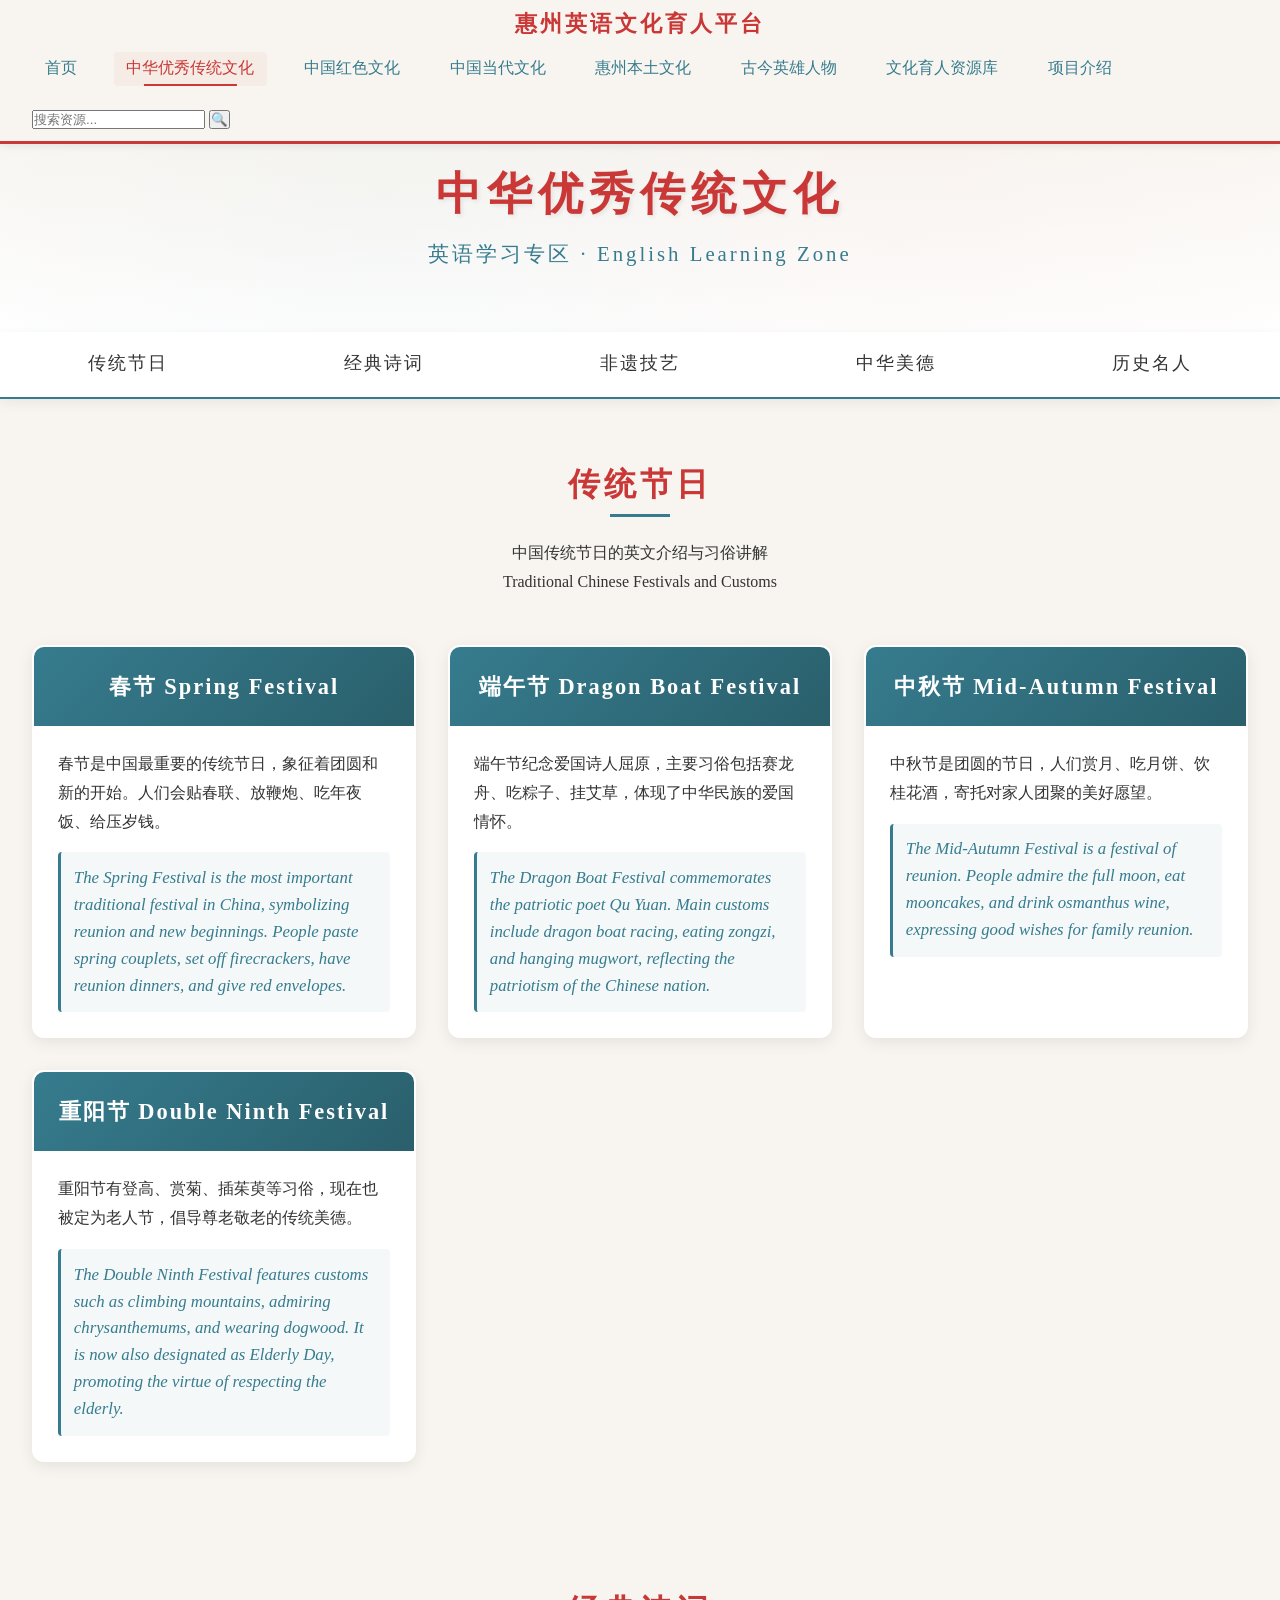
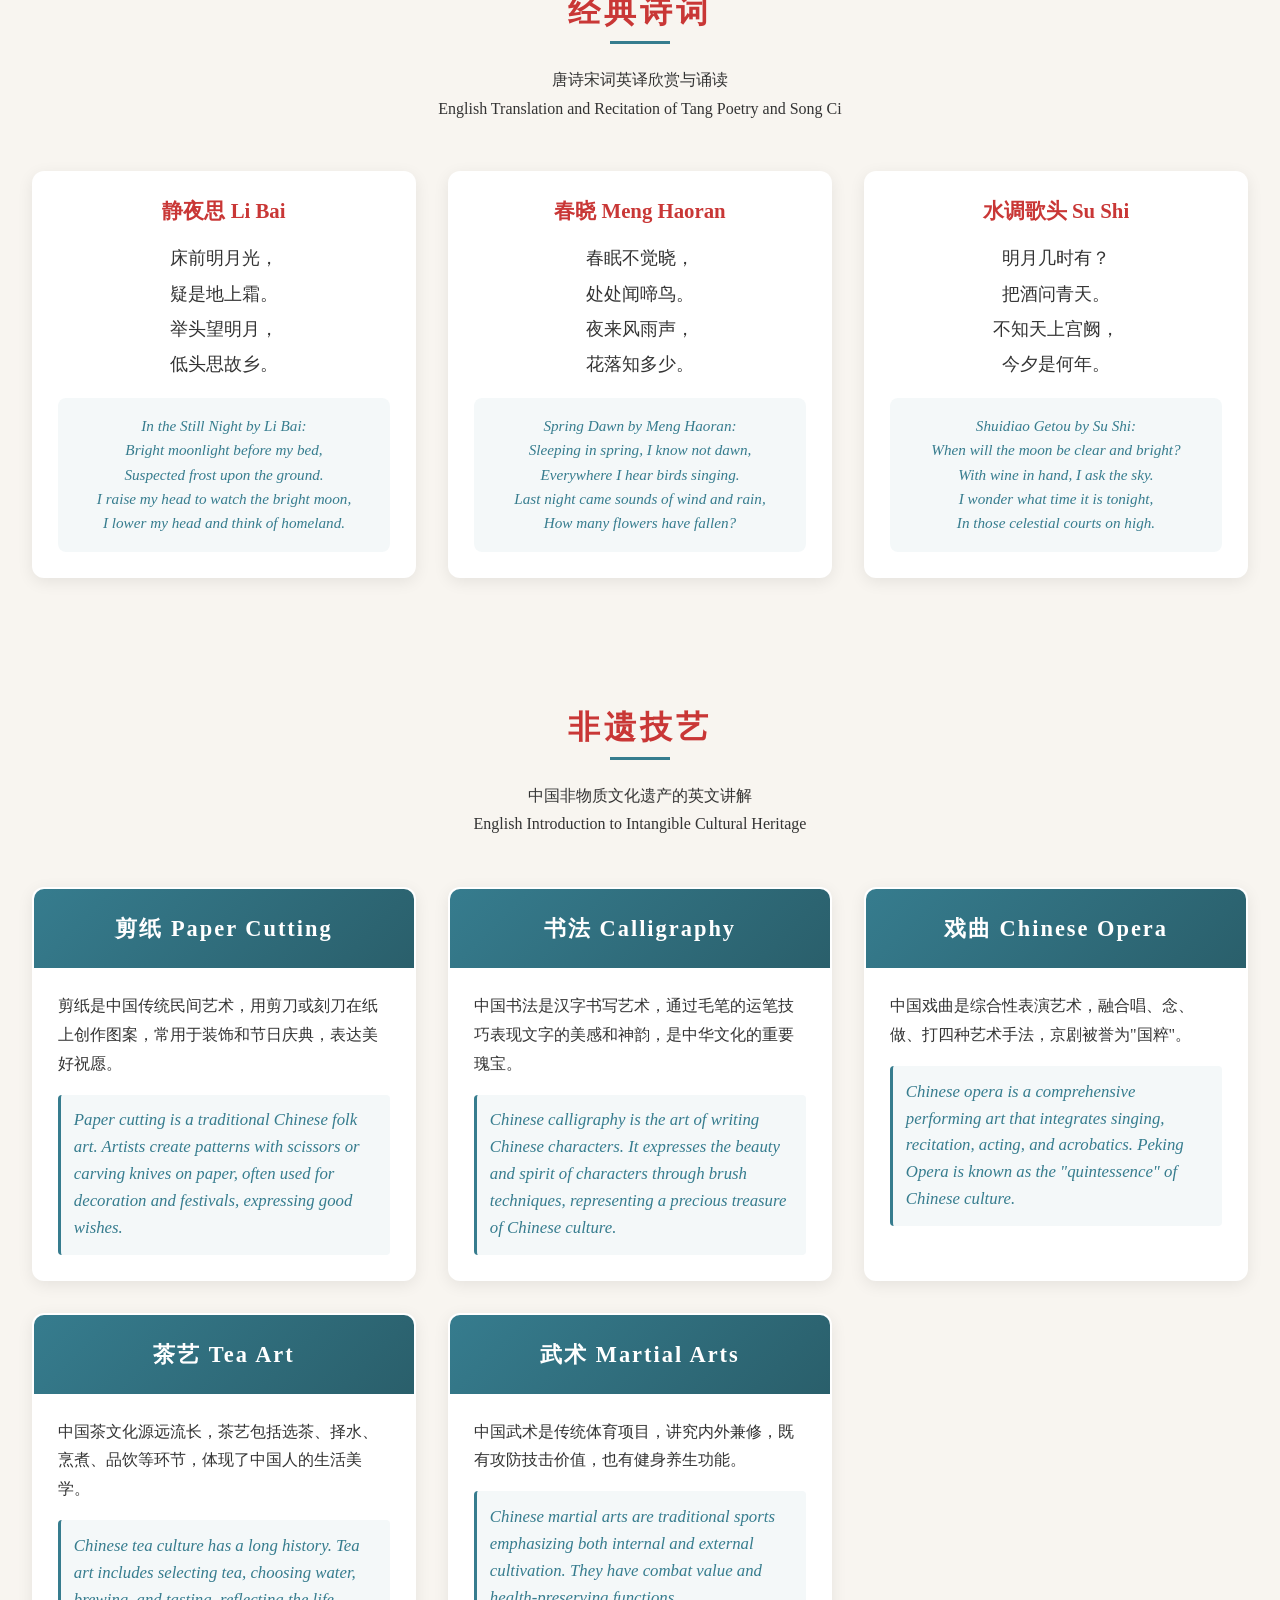
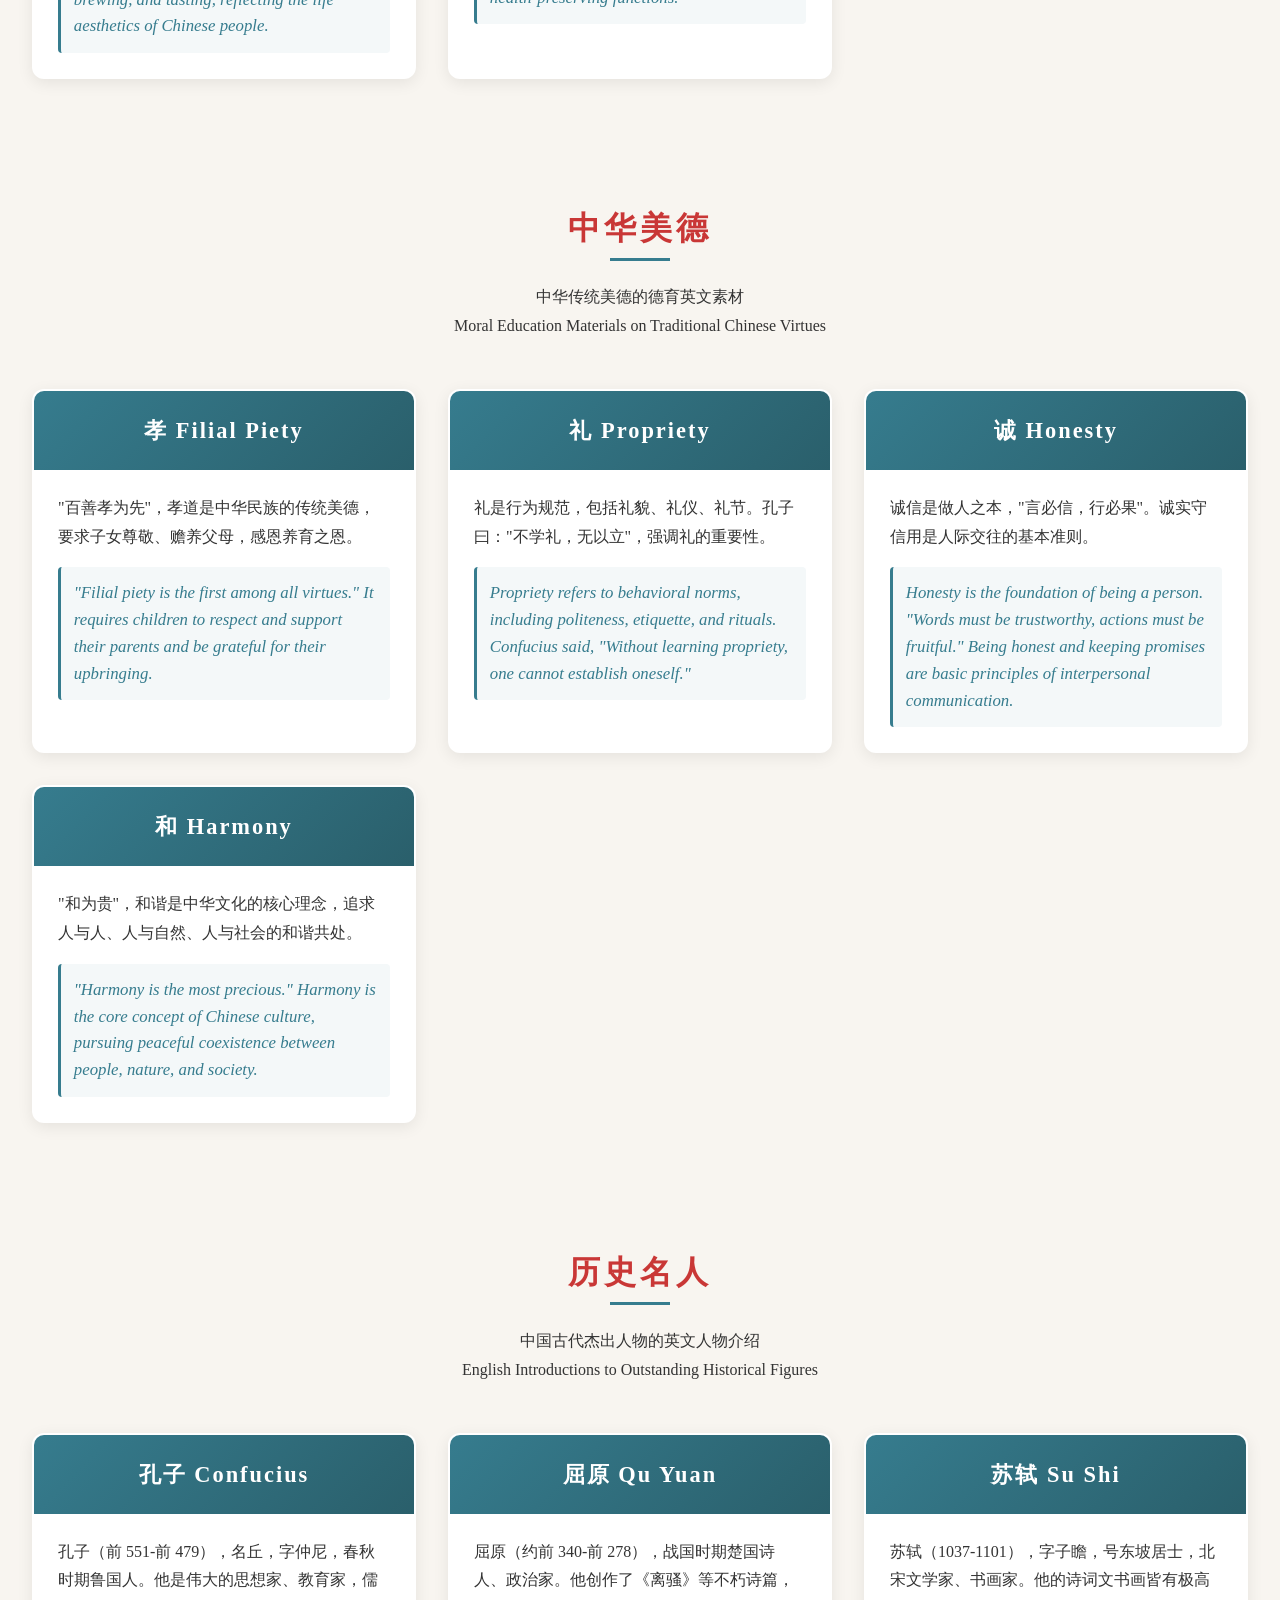
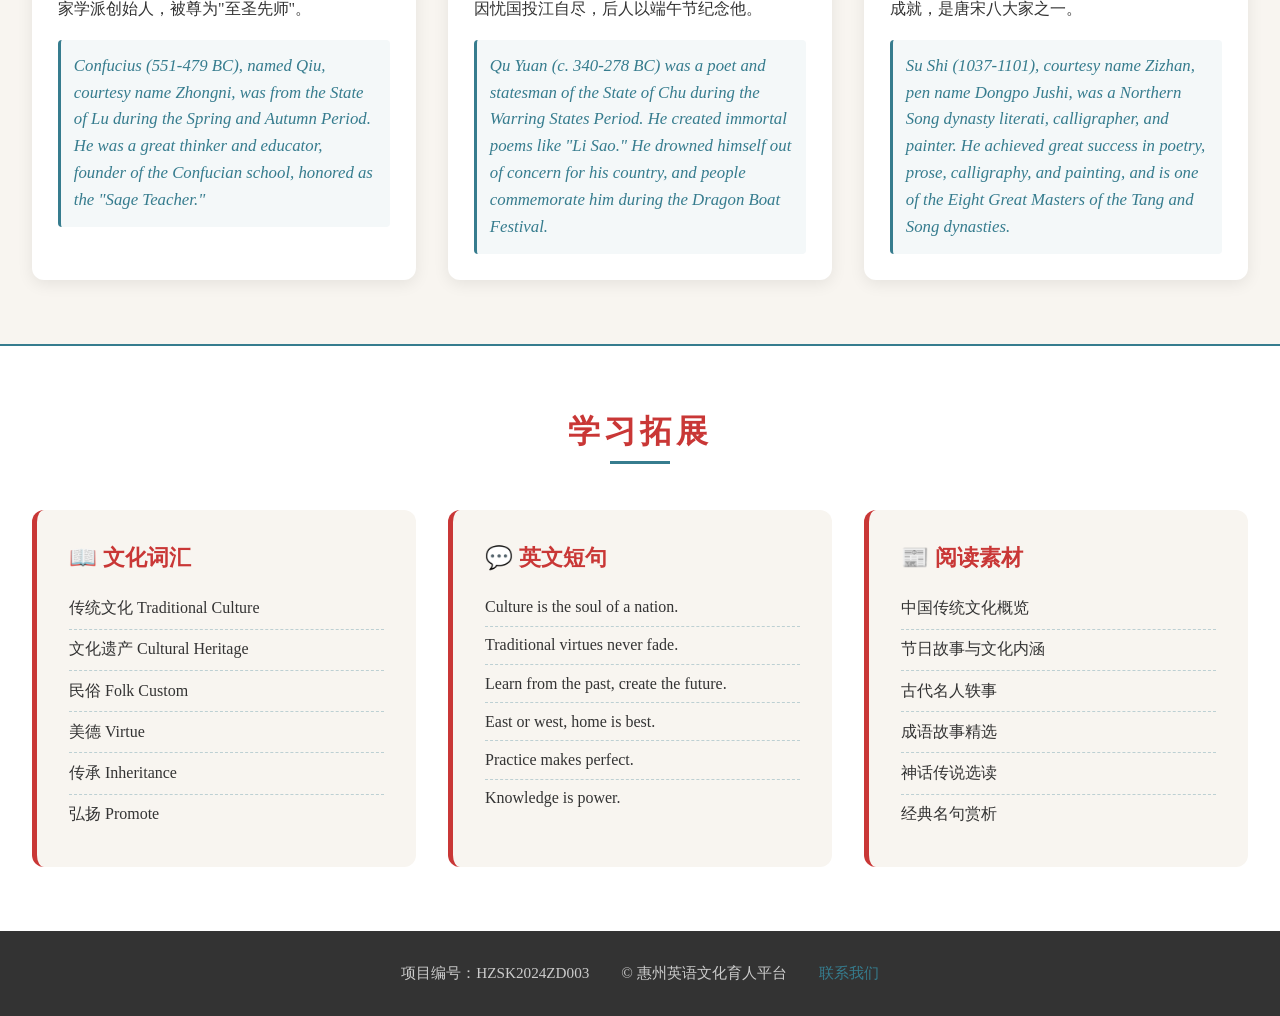
<file: traditional-culture.html>
<!DOCTYPE html>
<html lang="zh-CN">
<head>
    <meta charset="UTF-8">
    <meta name="viewport" content="width=device-width, initial-scale=1.0, maximum-scale=1.0, user-scalable=no">
    <title>中华优秀传统文化 · 英语学习专区 - 惠州英语文化育人平台</title>
    <link rel="stylesheet" href="css/traditional-culture.css?v=20260329100">
</head>
<body>
    <!-- 顶部固定导航 -->
    <header class="main-header">
        <div class="nav-container">
            <div class="logo-area">惠州英语文化育人平台</div>
            <button class="nav-toggle" id="navToggle" aria-label="切换导航菜单">
                <span class="toggle-icon"></span>
            </button>
            <nav class="nav-menu" id="navMenu">
                <a href="index.html" class="nav-item">首页</a>
                <a href="traditional-culture.html" class="nav-item active">中华优秀传统文化</a>
                <a href="red-culture.html" class="nav-item">中国红色文化</a>
                <a href="contemporary-culture.html" class="nav-item">中国当代文化</a>
                <a href="local-culture.html" class="nav-item">惠州本土文化</a>
                <a href="heroes.html" class="nav-item highlight">古今英雄人物</a>
                <a href="resource-library.html" class="nav-item">文化育人资源库</a>
                <a href="project-about.html" class="nav-item">项目介绍</a>
                
                <!-- 搜索框 -->
                <div class="search-box">
                    <input type="text" placeholder="搜索资源..." class="search-input" id="searchInput">
                    <button class="search-btn" id="searchBtn">🔍</button>
                </div>
            </nav>
        </div>
    </header>

    <!-- 页面标题 Banner -->
    <section class="page-banner">
        <h1 class="page-title">中华优秀传统文化</h1>
        <p class="page-subtitle">英语学习专区 · English Learning Zone</p>
    </section>

    <!-- 分类导航标签 -->
    <nav class="category-nav">
        <ul class="category-list">
            <li class="category-item">
                <a href="#festivals" class="category-link active">传统节日</a>
            </li>
            <li class="category-item">
                <a href="#poems" class="category-link">经典诗词</a>
            </li>
            <li class="category-item">
                <a href="#heritage" class="category-link">非遗技艺</a>
            </li>
            <li class="category-item">
                <a href="#virtues" class="category-link">中华美德</a>
            </li>
            <li class="category-item">
                <a href="#figures" class="category-link">历史名人</a>
            </li>
        </ul>
    </nav>

    <!-- 传统节日板块 -->
    <section id="festivals" class="content-section">
        <div class="section-header">
            <h2 class="section-title-main">传统节日</h2>
            <p class="section-desc">中国传统节日的英文介绍与习俗讲解<br>Traditional Chinese Festivals and Customs</p>
        </div>
        <div class="content-grid">
            <div class="content-card">
                <div class="card-header">
                    <h3 class="card-title">春节 Spring Festival</h3>
                </div>
                <div class="card-body">
                    <p class="card-text">春节是中国最重要的传统节日，象征着团圆和新的开始。人们会贴春联、放鞭炮、吃年夜饭、给压岁钱。</p>
                    <p class="card-text-en">The Spring Festival is the most important traditional festival in China, symbolizing reunion and new beginnings. People paste spring couplets, set off firecrackers, have reunion dinners, and give red envelopes.</p>
                </div>
            </div>
            <div class="content-card">
                <div class="card-header">
                    <h3 class="card-title">端午节 Dragon Boat Festival</h3>
                </div>
                <div class="card-body">
                    <p class="card-text">端午节纪念爱国诗人屈原，主要习俗包括赛龙舟、吃粽子、挂艾草，体现了中华民族的爱国情怀。</p>
                    <p class="card-text-en">The Dragon Boat Festival commemorates the patriotic poet Qu Yuan. Main customs include dragon boat racing, eating zongzi, and hanging mugwort, reflecting the patriotism of the Chinese nation.</p>
                </div>
            </div>
            <div class="content-card">
                <div class="card-header">
                    <h3 class="card-title">中秋节 Mid-Autumn Festival</h3>
                </div>
                <div class="card-body">
                    <p class="card-text">中秋节是团圆的节日，人们赏月、吃月饼、饮桂花酒，寄托对家人团聚的美好愿望。</p>
                    <p class="card-text-en">The Mid-Autumn Festival is a festival of reunion. People admire the full moon, eat mooncakes, and drink osmanthus wine, expressing good wishes for family reunion.</p>
                </div>
            </div>
            <div class="content-card">
                <div class="card-header">
                    <h3 class="card-title">重阳节 Double Ninth Festival</h3>
                </div>
                <div class="card-body">
                    <p class="card-text">重阳节有登高、赏菊、插茱萸等习俗，现在也被定为老人节，倡导尊老敬老的传统美德。</p>
                    <p class="card-text-en">The Double Ninth Festival features customs such as climbing mountains, admiring chrysanthemums, and wearing dogwood. It is now also designated as Elderly Day, promoting the virtue of respecting the elderly.</p>
                </div>
            </div>
        </div>
    </section>

    <!-- 经典诗词板块 -->
    <section id="poems" class="content-section">
        <div class="section-header">
            <h2 class="section-title-main">经典诗词</h2>
            <p class="section-desc">唐诗宋词英译欣赏与诵读<br>English Translation and Recitation of Tang Poetry and Song Ci</p>
        </div>
        <div class="content-grid">
            <div class="content-card poem-card">
                <div class="card-body">
                    <h3 class="poem-title">静夜思 Li Bai</h3>
                    <p class="poem-content">床前明月光，<br>疑是地上霜。<br>举头望明月，<br>低头思故乡。</p>
                    <p class="poem-translation">In the Still Night by Li Bai:<br>Bright moonlight before my bed,<br>Suspected frost upon the ground.<br>I raise my head to watch the bright moon,<br>I lower my head and think of homeland.</p>
                </div>
            </div>
            <div class="content-card poem-card">
                <div class="card-body">
                    <h3 class="poem-title">春晓 Meng Haoran</h3>
                    <p class="poem-content">春眠不觉晓，<br>处处闻啼鸟。<br>夜来风雨声，<br>花落知多少。</p>
                    <p class="poem-translation">Spring Dawn by Meng Haoran:<br>Sleeping in spring, I know not dawn,<br>Everywhere I hear birds singing.<br>Last night came sounds of wind and rain,<br>How many flowers have fallen?</p>
                </div>
            </div>
            <div class="content-card poem-card">
                <div class="card-body">
                    <h3 class="poem-title">水调歌头 Su Shi</h3>
                    <p class="poem-content">明月几时有？<br>把酒问青天。<br>不知天上宫阙，<br>今夕是何年。</p>
                    <p class="poem-translation">Shuidiao Getou by Su Shi:<br>When will the moon be clear and bright?<br>With wine in hand, I ask the sky.<br>I wonder what time it is tonight,<br>In those celestial courts on high.</p>
                </div>
            </div>
        </div>
    </section>

    <!-- 非遗技艺板块 -->
    <section id="heritage" class="content-section">
        <div class="section-header">
            <h2 class="section-title-main">非遗技艺</h2>
            <p class="section-desc">中国非物质文化遗产的英文讲解<br>English Introduction to Intangible Cultural Heritage</p>
        </div>
        <div class="content-grid">
            <div class="content-card">
                <div class="card-header">
                    <h3 class="card-title">剪纸 Paper Cutting</h3>
                </div>
                <div class="card-body">
                    <p class="card-text">剪纸是中国传统民间艺术，用剪刀或刻刀在纸上创作图案，常用于装饰和节日庆典，表达美好祝愿。</p>
                    <p class="card-text-en">Paper cutting is a traditional Chinese folk art. Artists create patterns with scissors or carving knives on paper, often used for decoration and festivals, expressing good wishes.</p>
                </div>
            </div>
            <div class="content-card">
                <div class="card-header">
                    <h3 class="card-title">书法 Calligraphy</h3>
                </div>
                <div class="card-body">
                    <p class="card-text">中国书法是汉字书写艺术，通过毛笔的运笔技巧表现文字的美感和神韵，是中华文化的重要瑰宝。</p>
                    <p class="card-text-en">Chinese calligraphy is the art of writing Chinese characters. It expresses the beauty and spirit of characters through brush techniques, representing a precious treasure of Chinese culture.</p>
                </div>
            </div>
            <div class="content-card">
                <div class="card-header">
                    <h3 class="card-title">戏曲 Chinese Opera</h3>
                </div>
                <div class="card-body">
                    <p class="card-text">中国戏曲是综合性表演艺术，融合唱、念、做、打四种艺术手法，京剧被誉为"国粹"。</p>
                    <p class="card-text-en">Chinese opera is a comprehensive performing art that integrates singing, recitation, acting, and acrobatics. Peking Opera is known as the "quintessence" of Chinese culture.</p>
                </div>
            </div>
            <div class="content-card">
                <div class="card-header">
                    <h3 class="card-title">茶艺 Tea Art</h3>
                </div>
                <div class="card-body">
                    <p class="card-text">中国茶文化源远流长，茶艺包括选茶、择水、烹煮、品饮等环节，体现了中国人的生活美学。</p>
                    <p class="card-text-en">Chinese tea culture has a long history. Tea art includes selecting tea, choosing water, brewing, and tasting, reflecting the life aesthetics of Chinese people.</p>
                </div>
            </div>
            <div class="content-card">
                <div class="card-header">
                    <h3 class="card-title">武术 Martial Arts</h3>
                </div>
                <div class="card-body">
                    <p class="card-text">中国武术是传统体育项目，讲究内外兼修，既有攻防技击价值，也有健身养生功能。</p>
                    <p class="card-text-en">Chinese martial arts are traditional sports emphasizing both internal and external cultivation. They have combat value and health-preserving functions.</p>
                </div>
            </div>
        </div>
    </section>

    <!-- 中华美德板块 -->
    <section id="virtues" class="content-section">
        <div class="section-header">
            <h2 class="section-title-main">中华美德</h2>
            <p class="section-desc">中华传统美德的德育英文素材<br>Moral Education Materials on Traditional Chinese Virtues</p>
        </div>
        <div class="content-grid">
            <div class="content-card">
                <div class="card-header">
                    <h3 class="card-title">孝 Filial Piety</h3>
                </div>
                <div class="card-body">
                    <p class="card-text">"百善孝为先"，孝道是中华民族的传统美德，要求子女尊敬、赡养父母，感恩养育之恩。</p>
                    <p class="card-text-en">"Filial piety is the first among all virtues." It requires children to respect and support their parents and be grateful for their upbringing.</p>
                </div>
            </div>
            <div class="content-card">
                <div class="card-header">
                    <h3 class="card-title">礼 Propriety</h3>
                </div>
                <div class="card-body">
                    <p class="card-text">礼是行为规范，包括礼貌、礼仪、礼节。孔子曰："不学礼，无以立"，强调礼的重要性。</p>
                    <p class="card-text-en">Propriety refers to behavioral norms, including politeness, etiquette, and rituals. Confucius said, "Without learning propriety, one cannot establish oneself."</p>
                </div>
            </div>
            <div class="content-card">
                <div class="card-header">
                    <h3 class="card-title">诚 Honesty</h3>
                </div>
                <div class="card-body">
                    <p class="card-text">诚信是做人之本，"言必信，行必果"。诚实守信用是人际交往的基本准则。</p>
                    <p class="card-text-en">Honesty is the foundation of being a person. "Words must be trustworthy, actions must be fruitful." Being honest and keeping promises are basic principles of interpersonal communication.</p>
                </div>
            </div>
            <div class="content-card">
                <div class="card-header">
                    <h3 class="card-title">和 Harmony</h3>
                </div>
                <div class="card-body">
                    <p class="card-text">"和为贵"，和谐是中华文化的核心理念，追求人与人、人与自然、人与社会的和谐共处。</p>
                    <p class="card-text-en">"Harmony is the most precious." Harmony is the core concept of Chinese culture, pursuing peaceful coexistence between people, nature, and society.</p>
                </div>
            </div>
        </div>
    </section>

    <!-- 历史名人板块 -->
    <section id="figures" class="content-section">
        <div class="section-header">
            <h2 class="section-title-main">历史名人</h2>
            <p class="section-desc">中国古代杰出人物的英文人物介绍<br>English Introductions to Outstanding Historical Figures</p>
        </div>
        <div class="content-grid">
            <div class="content-card">
                <div class="card-header">
                    <h3 class="card-title">孔子 Confucius</h3>
                </div>
                <div class="card-body">
                    <p class="card-text">孔子（前 551-前 479），名丘，字仲尼，春秋时期鲁国人。他是伟大的思想家、教育家，儒家学派创始人，被尊为"至圣先师"。</p>
                    <p class="card-text-en">Confucius (551-479 BC), named Qiu, courtesy name Zhongni, was from the State of Lu during the Spring and Autumn Period. He was a great thinker and educator, founder of the Confucian school, honored as the "Sage Teacher."</p>
                </div>
            </div>
            <div class="content-card">
                <div class="card-header">
                    <h3 class="card-title">屈原 Qu Yuan</h3>
                </div>
                <div class="card-body">
                    <p class="card-text">屈原（约前 340-前 278），战国时期楚国诗人、政治家。他创作了《离骚》等不朽诗篇，因忧国投江自尽，后人以端午节纪念他。</p>
                    <p class="card-text-en">Qu Yuan (c. 340-278 BC) was a poet and statesman of the State of Chu during the Warring States Period. He created immortal poems like "Li Sao." He drowned himself out of concern for his country, and people commemorate him during the Dragon Boat Festival.</p>
                </div>
            </div>
            <div class="content-card">
                <div class="card-header">
                    <h3 class="card-title">苏轼 Su Shi</h3>
                </div>
                <div class="card-body">
                    <p class="card-text">苏轼（1037-1101），字子瞻，号东坡居士，北宋文学家、书画家。他的诗词文书画皆有极高成就，是唐宋八大家之一。</p>
                    <p class="card-text-en">Su Shi (1037-1101), courtesy name Zizhan, pen name Dongpo Jushi, was a Northern Song dynasty literati, calligrapher, and painter. He achieved great success in poetry, prose, calligraphy, and painting, and is one of the Eight Great Masters of the Tang and Song dynasties.</p>
                </div>
            </div>
        </div>
    </section>

    <!-- 学习拓展区 -->
    <section class="learning-section">
        <div class="section-header">
            <h2 class="section-title-main">学习拓展</h2>
        </div>
        <div class="learning-grid">
            <div class="learning-box">
                <h3 class="learning-title">📖 文化词汇</h3>
                <ul class="learning-list">
                    <li class="learning-item">传统文化 Traditional Culture</li>
                    <li class="learning-item">文化遗产 Cultural Heritage</li>
                    <li class="learning-item">民俗 Folk Custom</li>
                    <li class="learning-item">美德 Virtue</li>
                    <li class="learning-item">传承 Inheritance</li>
                    <li class="learning-item">弘扬 Promote</li>
                </ul>
            </div>
            <div class="learning-box">
                <h3 class="learning-title">💬 英文短句</h3>
                <ul class="learning-list">
                    <li class="learning-item">Culture is the soul of a nation.</li>
                    <li class="learning-item">Traditional virtues never fade.</li>
                    <li class="learning-item">Learn from the past, create the future.</li>
                    <li class="learning-item">East or west, home is best.</li>
                    <li class="learning-item">Practice makes perfect.</li>
                    <li class="learning-item">Knowledge is power.</li>
                </ul>
            </div>
            <div class="learning-box">
                <h3 class="learning-title">📰 阅读素材</h3>
                <ul class="learning-list">
                    <li class="learning-item">中国传统文化概览</li>
                    <li class="learning-item">节日故事与文化内涵</li>
                    <li class="learning-item">古代名人轶事</li>
                    <li class="learning-item">成语故事精选</li>
                    <li class="learning-item">神话传说选读</li>
                    <li class="learning-item">经典名句赏析</li>
                </ul>
            </div>
        </div>
    </section>

    <!-- 底部 Footer -->
    <footer class="site-footer">
        <div class="footer-info">
            <span>项目编号：HZSK2024ZD003</span>
            <span>© 惠州英语文化育人平台</span>
            <a href="#" class="footer-link">联系我们</a>
        </div>
    </footer>

    <script src="js/traditional-culture.js"></script>
</body>
</html>
</file>
<file: css/index.css>
* {
    margin: 0;
    padding: 0;
    box-sizing: border-box;
}

:root {
    --china-red: #C93736;
    --elegant-cyan: #367C8E;
    --beige-bg: #F8F5F0;
    --text-dark: #333333;
    --text-light: #ffffff;
}

body {
    min-height: 100vh;
    background: #FAF9F6;
    font-family: "Songti SC", "SimSun", serif;
    color: var(--text-dark);
    overflow-x: hidden;
    position: relative;
}

/* 顶部固定导航 */
.main-header {
    position: fixed;
    top: 0;
    width: 100%;
    background: rgba(248, 245, 240, 0.98);
    border-bottom: 3px solid var(--china-red);
    z-index: 1000;
    box-shadow: 0 2px 8px rgba(0,0,0,0.08);
}

.nav-container {
    max-width: 1400px;
    margin: 0 auto;
    padding: 0.5rem 2rem 0.8rem 2rem;
    display: flex;
    flex-direction: column;
    align-items: center;
    gap: 0.5rem;
    position: relative;
}

.logo-area {
    font-size: 1.4rem;
    font-weight: bold;
    color: var(--china-red);
    letter-spacing: 3px;
    margin-bottom: 0.3rem;
}

.nav-menu {
    display: flex;
    gap: 1.5rem;
    flex-wrap: wrap;
    align-items: center;
}

/* 搜索框样式 */
.search-box {
    display: flex;
    align-items: center;
    gap: 0.5rem;
    background: rgba(255, 255, 255, 0.9);
    border-radius: 20px;
    padding: 0.3rem 0.8rem;
    border: 1px solid var(--elegant-cyan);
}

.search-input {
    border: none;
    outline: none;
    padding: 0.3rem 0.5rem;
    font-size: 0.9rem;
    width: 150px;
    background: transparent;
    font-family: inherit;
}

.search-btn {
    background: transparent;
    border: none;
    cursor: pointer;
    font-size: 1.1rem;
    color: var(--elegant-cyan);
    transition: transform 0.2s;
}

.search-btn:hover {
    transform: scale(1.1);
}

/* 移动端导航折叠按钮 */
.nav-toggle {
    display: none;
    background: transparent;
    border: none;
    cursor: pointer;
    padding: 0.5rem;
    z-index: 1001;
}

.toggle-icon {
    display: block;
    width: 24px;
    height: 3px;
    background: var(--china-red);
    position: relative;
    transition: all 0.3s ease;
}

.toggle-icon::before,
.toggle-icon::after {
    content: '';
    position: absolute;
    width: 24px;
    height: 3px;
    background: var(--china-red);
    transition: all 0.3s ease;
}

.toggle-icon::before {
    top: -7px;
}

.toggle-icon::after {
    top: 7px;
}

/* 展开状态 */
.nav-toggle.active .toggle-icon {
    background: transparent;
}

.nav-toggle.active .toggle-icon::before {
    transform: rotate(45deg);
    top: 0;
}

.nav-toggle.active .toggle-icon::after {
    transform: rotate(-45deg);
    top: 0;
}

.nav-item {
    text-decoration: none;
    color: var(--elegant-cyan);
    font-size: 1rem;
    font-weight: 500;
    padding: 0.4rem 0.8rem;
    border-radius: 4px;
    transition: all 0.3s ease;
    position: relative;
}

.nav-item:hover,
.nav-item.active {
    color: var(--china-red);
    background: rgba(201, 55, 54, 0.05);
}

.nav-item.active::after {
    content: "";
    position: absolute;
    bottom: 0;
    left: 50%;
    transform: translateX(-50%);
    width: 60%;
    height: 2px;
    background: var(--china-red);
}

.nav-item.highlight {
    color: var(--china-red);
    font-weight: bold;
}

/* Banner 区域 */
.banner-section {
    margin-top: 65px;
    min-height: 100vh;
    padding: 2rem 1rem;
    position: relative;
    display: flex;
    align-items: center;
    justify-content: center;
}

/* 惠州本土文化置顶推荐区 */
.huizhou-featured {
    background: linear-gradient(135deg, rgba(201, 55, 54, 0.03) 0%, rgba(54, 124, 142, 0.03) 100%);
    border-top: 2px solid var(--china-red);
    border-bottom: 2px solid var(--elegant-cyan);
    padding: 3rem 1rem;
    position: relative;
}

.huizhou-header {
    text-align: center;
    margin-bottom: 2.5rem;
}

.huizhou-badge {
    font-size: 3rem;
    display: block;
    margin-bottom: 0.5rem;
    animation: float 3s ease-in-out infinite;
}

@keyframes float {
    0%, 100% { transform: translateY(0); }
    50% { transform: translateY(-10px); }
}

.huizhou-title {
    font-size: 2.5rem;
    color: var(--china-red);
    font-weight: bold;
    letter-spacing: 8px;
    margin-bottom: 0.5rem;
    text-shadow: 2px 2px 4px rgba(0,0,0,0.1);
}

.huizhou-subtitle {
    font-size: 1.1rem;
    color: var(--text-dark);
    margin-bottom: 1.5rem;
    font-family: "Arial", sans-serif;
}

.btn-huizhou {
    display: inline-block;
    padding: 0.8rem 2rem;
    background: linear-gradient(135deg, var(--china-red), var(--elegant-cyan));
    color: white;
    border-radius: 30px;
    text-decoration: none;
    font-weight: bold;
    transition: all 0.3s ease;
    box-shadow: 0 4px 12px rgba(201, 55, 54, 0.3);
}

.btn-huizhou:hover {
    transform: translateY(-3px);
    box-shadow: 0 6px 20px rgba(201, 55, 54, 0.4);
}

.huizhou-carousel {
    display: grid;
    grid-template-columns: 1fr;
    gap: 1.5rem;
    max-width: 1400px;
    margin: 0 auto;
}

.huizhou-card {
    background: white;
    border-radius: 12px;
    overflow: hidden;
    box-shadow: 0 4px 16px rgba(0,0,0,0.08);
    transition: all 0.3s ease;
    position: relative;
    display: flex;
    flex-direction: column;
}

.huizhou-card.featured {
    box-shadow: 0 8px 24px rgba(201, 55, 54, 0.15);
    border: 2px solid var(--china-red);
    grid-column: span 1;
}

.huizhou-card:hover {
    transform: translateY(-8px);
    box-shadow: 0 12px 32px rgba(0,0,0,0.12);
}

.huizhou-card.featured:hover {
    transform: translateY(-8px);
}

.card-image {
    height: 300px;
    background: linear-gradient(135deg, rgba(54, 124, 142, 0.1), rgba(201, 55, 54, 0.1));
    display: flex;
    align-items: center;
    justify-content: center;
    position: relative;
    overflow: hidden;
}

.huizhou-card.featured .card-image {
    height: 300px;
}

.image-placeholder {
    text-align: center;
}

.image-placeholder .icon {
    font-size: 4rem;
    display: block;
    margin-bottom: 0.5rem;
    opacity: 0.8;
}

.image-placeholder .label {
    font-size: 1.2rem;
    color: var(--text-dark);
    font-weight: bold;
}

.card-info {
    padding: 1.5rem;
    text-align: center;
}

.card-info h3 {
    font-size: 1.5rem;
    color: var(--china-red);
    margin-bottom: 0.3rem;
    font-weight: bold;
}

.card-info p {
    font-size: 0.95rem;
    color: var(--elegant-cyan);
    margin-bottom: 0.8rem;
    font-family: "Arial", sans-serif;
}

.card-info .desc {
    font-size: 0.9rem;
    color: var(--text-dark);
    line-height: 1.6;
    margin-bottom: 1rem;
}

.tags {
    display: flex;
    justify-content: center;
    gap: 0.5rem;
    margin-bottom: 1.2rem;
    flex-wrap: wrap;
}

.tag {
    font-size: 0.8rem;
    padding: 0.3rem 0.8rem;
    background: linear-gradient(135deg, rgba(201, 55, 54, 0.1), rgba(54, 124, 142, 0.1));
    color: var(--china-red);
    border-radius: 20px;
    border: 1px solid rgba(201, 55, 54, 0.2);
    font-weight: 500;
}

.btn-learn {
    display: inline-block;
    padding: 0.6rem 1.5rem;
    background: var(--elegant-cyan);
    color: white;
    border-radius: 25px;
    text-decoration: none;
    font-size: 0.9rem;
    font-weight: bold;
    transition: all 0.3s ease;
}

.btn-learn:hover {
    background: var(--china-red);
    transform: translateY(-2px);
    box-shadow: 0 4px 12px rgba(54, 124, 142, 0.3);
}

/* 惠州元素底图 */
.huizhou-bg {
    position: absolute;
    top: 0;
    left: 0;
    width: 100%;
    height: 100%;
    z-index: 1;
}

.huizhou-lineart {
    width: 100%;
    height: 100%;
}

.gradient-overlay {
    position: absolute;
    top: 0;
    left: 0;
    width: 100%;
    height: 100%;
    background: linear-gradient(135deg, 
        rgba(54, 124, 142, 0.1) 0%, 
        rgba(201, 55, 54, 0.08) 100%);
    z-index: 2;
}

.banner-content {
    position: relative;
    z-index: 3;
    max-width: 1000px;
    margin: 0 auto;
    padding: 0 2rem;
    text-align: center;
}

.project-tag {
    display: flex;
    flex-direction: column;
    align-items: center;
    gap: 0.5rem;
    margin-bottom: 1.5rem;
}

.project-code {
    font-size: 0.9rem;
    color: var(--china-red);
    font-weight: bold;
    letter-spacing: 1px;
}

.project-unit {
    font-size: 0.75rem;
    color: #666;
    letter-spacing: 2px;
}

/* 桥形 Logo - 超大尺寸 */
.bridge-logo {
    display: flex;
    align-items: center;
    justify-content: center;
    gap: 5rem;
    margin: 0 auto 3rem;
    position: relative;
}

.bridge-left,
.bridge-right {
    font-size: 5.2rem;
    font-weight: bold;
    color: var(--china-red);
    letter-spacing: 12px;
    writing-mode: vertical-rl;
    text-orientation: upright;
    height: 440px;
    display: flex;
    align-items: center;
    justify-content: center;
    text-shadow: 8px 8px 25px rgba(0, 0, 0, 0.3);
    opacity: 0;
    animation: text-fade-in 1.5s ease-out forwards;
}

.bridge-left {
    animation-delay: 0.3s;
}

.bridge-right {
    animation-delay: 0.6s;
}

@keyframes text-fade-in {
    from {
        opacity: 0;
        transform: translateY(20px);
    }
    to {
        opacity: 1;
        transform: translateY(0);
    }
}

.bridge-arch {
    display: flex;
    flex-direction: column;
    align-items: center;
    justify-content: flex-end;
    position: relative;
    padding: 0 2rem;
}

.bridge-top-text {
    font-size: 4.2rem;
    font-weight: bold;
    color: var(--elegant-cyan);
    letter-spacing: 22px;
    margin-bottom: 2rem;
    text-shadow: 8px 8px 25px rgba(0, 0, 0, 0.25);
    white-space: nowrap;
    opacity: 0;
    animation: text-fade-in 1.5s ease-out 0.9s forwards;
}

.bridge-curve {
    width: 640px;
    height: 260px;
}

.bridge-curve path {
    stroke-dasharray: 500;
    stroke-dashoffset: 500;
    animation: draw-curve 2.5s ease-out 1.2s forwards;
}

.bridge-curve path:nth-child(2) {
    animation-delay: 1.5s;
}

@keyframes draw-curve {
    to {
        stroke-dashoffset: 0;
    }
}

/* 主标语样式 */
.main-slogan {
    font-size: 2.5rem;
    font-weight: bold;
    color: var(--china-red);
    margin: 1.5rem 0;
    letter-spacing: 5px;
    line-height: 1.4;
    opacity: 0;
    animation: text-fade-in 1.5s ease-out 1.8s forwards;
}

/* 辅助标语 */
.auxiliary-slogans {
    display: flex;
    gap: 2rem;
    justify-content: center;
    margin-top: 1rem;
    font-size: 0.85rem;
    color: var(--elegant-cyan);
    opacity: 0;
    animation: text-fade-in 1.5s ease-out 2.1s forwards;
}

.sub-title {
    font-size: 1.3rem;
    color: var(--text-dark);
    margin-bottom: 3rem;
    letter-spacing: 4px;
    font-weight: 400;
    line-height: 1.6;
}

.project-tag {
    font-size: 0.75rem;
    padding: 0.35rem 0.8rem;
}

.banner-actions {
    display: flex;
    gap: 2rem;
    justify-content: center;
    flex-wrap: wrap;
    margin-top: 2.5rem;
}

.btn {
    display: inline-block;
    padding: 1rem 2.5rem;
    font-size: 1.1rem;
    text-decoration: none;
    border-radius: 50px;
    transition: all 0.3s ease;
    font-weight: bold;
    letter-spacing: 2px;
    cursor: pointer;
    border: none;
}

.btn-primary {
    background: var(--china-red);
    color: var(--text-light);
    box-shadow: 0 4px 15px rgba(201, 55, 54, 0.3);
}

.btn-primary:hover {
    transform: translateY(-3px);
    box-shadow: 0 6px 20px rgba(201, 55, 54, 0.4);
}

.btn-secondary {
    background: transparent;
    color: var(--elegant-cyan);
    border: 2px solid var(--elegant-cyan);
    box-shadow: 0 4px 15px rgba(54, 124, 142, 0.2);
}

.btn-secondary:hover {
    background: rgba(54, 124, 142, 0.08);
    transform: translateY(-3px);
    box-shadow: 0 6px 20px rgba(54, 124, 142, 0.3);
}

/* 五大文化核心入口 */
.core-entries-section {
    padding: 4rem 2rem 6rem;
    max-width: 1800px;
    margin: 0 auto;
}

.entry-grid {
    display: grid;
    grid-template-columns: repeat(5, 1fr);
    gap: 4rem;
}

.culture-card {
    background: #ffffff;
    border: 3px solid var(--elegant-cyan);
    border-radius: 16px;
    padding: 4rem 2.5rem;
    text-align: center;
    cursor: pointer;
    transition: all 0.4s cubic-bezier(0.4, 0, 0.2, 1);
    position: relative;
    overflow: hidden;
    box-shadow: 0 6px 16px rgba(0,0,0,0.08);
    text-decoration: none;
    animation: card-gentle-float 6s ease-in-out infinite;
}

/* 卡片依次错开浮动动画 */
.culture-card:nth-child(1) { animation-delay: 0s; }
.culture-card:nth-child(2) { animation-delay: 0.5s; }
.culture-card:nth-child(3) { animation-delay: 1s; }
.culture-card:nth-child(4) { animation-delay: 1.5s; }
.culture-card:nth-child(5) { animation-delay: 2s; }

@keyframes card-gentle-float {
    0%, 100% {
        transform: translateY(0);
    }
    50% {
        transform: translateY(-5px);
    }
}

.culture-card::before {
    content: "";
    position: absolute;
    top: 0;
    left: 0;
    right: 0;
    height: 5px;
    background: var(--elegant-cyan);
    transition: all 0.4s cubic-bezier(0.4, 0, 0.2, 1);
}

/* 光晕流动效果 */
.culture-card::after {
    content: '';
    position: absolute;
    top: -50%;
    left: -50%;
    width: 200%;
    height: 200%;
    background: linear-gradient(
        45deg,
        transparent 30%,
        rgba(54, 124, 142, 0.1) 50%,
        transparent 70%
    );
    transform: rotate(45deg);
    transition: all 0.6s ease;
    opacity: 0;
}

.culture-card:hover {
    transform: translateY(-12px) scale(1.02);
    box-shadow: 0 20px 40px rgba(54, 124, 142, 0.25);
    border-color: var(--china-red);
}

.culture-card:hover::before {
    height: 7px;
    background: var(--china-red);
}

.culture-card:hover::after {
    opacity: 1;
    animation: shimmer-glow 0.8s ease-in-out;
}

@keyframes shimmer-glow {
    from {
        transform: translateX(-100%) translateY(-100%) rotate(45deg);
    }
    to {
        transform: translateX(100%) translateY(100%) rotate(45deg);
    }
}

.culture-card h3 {
    font-size: 1.6rem;
    color: var(--text-dark);
    font-weight: 600;
    line-height: 1.7;
    letter-spacing: 3px;
}

.culture-card.highlight {
    border-color: var(--china-red);
    background: linear-gradient(135deg, rgba(201, 55, 54, 0.05), rgba(248, 245, 240, 0.6));
}

.culture-card.highlight h3 {
    color: var(--china-red);
    font-weight: 700;
}

.culture-card.highlight::before {
    background: var(--china-red);
}

/* 文化精选模块 */
.culture-highlights {
    padding: 4rem 2rem;
    background: white;
}

.container {
    max-width: 1400px;
    margin: 0 auto;
}

.section-title {
    font-size: 2rem;
    color: var(--china-red);
    text-align: center;
    margin-bottom: 0.5rem;
    letter-spacing: 3px;
}

.section-subtitle {
    text-align: center;
    color: #999;
    font-size: 1rem;
    margin-bottom: 3rem;
    font-style: italic;
}

.highlights-grid {
    display: grid;
    grid-template-columns: repeat(auto-fit, minmax(320px, 1fr));
    gap: 2rem;
    max-width: 1200px;
    margin: 0 auto;
}

.highlight-card {
    background: var(--beige-bg);
    border-radius: 15px;
    padding: 2rem;
    box-shadow: 0 4px 15px rgba(0, 0, 0, 0.08);
    transition: transform 0.3s, box-shadow 0.3s;
    border: 2px solid transparent;
}

.highlight-card:hover {
    transform: translateY(-8px);
    box-shadow: 0 8px 25px rgba(0, 0, 0, 0.12);
    border-color: var(--elegant-cyan);
}

.card-header {
    display: flex;
    align-items: center;
    gap: 0.8rem;
    margin-bottom: 1.5rem;
    padding-bottom: 1rem;
    border-bottom: 2px solid var(--china-red);
}

.card-icon {
    font-size: 1.8rem;
}

.card-header h3 {
    font-size: 1.4rem;
    color: var(--china-red);
    flex: 1;
}

.card-label {
    font-size: 0.8rem;
    color: #999;
    font-style: italic;
}

.quote-text {
    font-size: 1.3rem;
    font-weight: bold;
    color: var(--text-dark);
    margin-bottom: 0.8rem;
    font-style: italic;
}

.quote-english {
    font-size: 1.1rem;
    color: var(--elegant-cyan);
    margin-bottom: 1rem;
    font-style: italic;
}

.quote-explanation {
    font-size: 0.95rem;
    color: #666;
    line-height: 1.6;
}

.lesson-segments {
    display: flex;
    gap: 0.5rem;
    margin-bottom: 1rem;
    flex-wrap: wrap;
}

.segment-tag {
    padding: 0.3rem 0.8rem;
    border-radius: 20px;
    font-size: 0.75rem;
    font-weight: bold;
    color: white;
}

.segment-tag.primary { background: #FF9F43; }
.segment-tag.junior { background: #54a0ff; }
.segment-tag.senior { background: #5f27cd; }
.segment-tag.university { background: #00d2d3; }

.lesson-title {
    font-size: 1.2rem;
    color: var(--text-dark);
    margin-bottom: 0.8rem;
}

.lesson-desc {
    font-size: 0.95rem;
    color: #666;
    line-height: 1.6;
    margin-bottom: 1rem;
}

.lesson-meta {
    display: flex;
    gap: 1.5rem;
    font-size: 0.85rem;
    color: #999;
}

.recommend-categories {
    display: grid;
    grid-template-columns: repeat(2, 1fr);
    gap: 1rem;
}

.category-item {
    text-align: center;
    text-decoration: none;
    transition: transform 0.2s;
}

.category-item:hover {
    transform: scale(1.05);
}

.category-thumb {
    width: 100%;
    height: 120px;
    border-radius: 10px;
    margin-bottom: 0.5rem;
    box-shadow: 0 2px 8px rgba(0, 0, 0, 0.1);
    display: flex;
    align-items: center;
    justify-content: center;
    color: white;
    font-weight: bold;
    font-size: 0.9rem;
}

.category-thumb.traditional { background: linear-gradient(135deg, #667eea, #764ba2); }
.category-thumb.red { background: linear-gradient(135deg, #f093fb, #f5576c); }
.category-thumb.local { background: linear-gradient(135deg, #4facfe, #00f2fe); }
.category-thumb.bay { background: linear-gradient(135deg, #43e97b, #38f9d7); }

.category-item h4 {
    font-size: 1rem;
    color: var(--china-red);
    margin-bottom: 0.3rem;
}

.category-item p {
    font-size: 0.8rem;
    color: #999;
}

.card-footer {
    margin-top: 1.5rem;
    text-align: center;
}

.btn-more {
    display: inline-block;
    background: transparent;
    border: none;
    color: var(--elegant-cyan);
    font-size: 0.95rem;
    cursor: pointer;
    font-weight: bold;
    text-decoration: none;
    transition: color 0.2s;
}

.btn-more:hover {
    color: var(--china-red);
}

/* 平台理念区 */
.concept-section {
    padding: 5rem 2rem;
    background: linear-gradient(180deg, rgba(255, 255, 255, 0.9) 0%, rgba(248, 245, 240, 0.85) 100%);
    text-align: center;
    position: relative;
}

/* 添加水墨晕染效果 */
.concept-section::before {
    content: "";
    position: absolute;
    top: 0;
    left: 0;
    width: 100%;
    height: 100%;
    background: 
        radial-gradient(ellipse 40% 25% at 50% 30%, rgba(35, 35, 35, 0.04) 0%, transparent 65%),
        radial-gradient(ellipse 35% 20% at 80% 80%, rgba(35, 35, 35, 0.03) 0%, transparent 55%);
    filter: blur(30px);
    pointer-events: none;
    z-index: 0;
}

.concept-text {
    font-size: 1.5rem;
    color: var(--text-dark);
    max-width: 900px;
    margin: 0 auto;
    line-height: 1.8;
    letter-spacing: 3px;
    padding: 2rem;
    background: rgba(255, 255, 255, 0.7);
    border-radius: 12px;
    border: 1px solid rgba(54, 124, 142, 0.2);
    position: relative;
    z-index: 1;
}

/* 底部 Footer */
.site-footer {
    background: linear-gradient(135deg, var(--china-red) 0%, #8B2D2C 100%);
    color: white;
    padding: 3rem 2rem 1.5rem;
}

/* 平台使用指南 */
.guide-section {
    background: rgba(255, 255, 255, 0.1);
    border-radius: 12px;
    padding: 2rem;
    margin-bottom: 2rem;
    text-align: center;
    border: 1px solid rgba(255, 255, 255, 0.2);
}

.guide-icon {
    font-size: 2.5rem;
    margin-bottom: 1rem;
    display: block;
}

.guide-section h3 {
    font-size: 1.5rem;
    margin-bottom: 1rem;
    color: #FFD700;
}

.guide-links {
    display: flex;
    justify-content: center;
    align-items: center;
    gap: 1rem;
    margin-bottom: 1rem;
    flex-wrap: wrap;
}

.guide-link {
    color: white;
    text-decoration: none;
    font-size: 1rem;
    font-weight: 500;
    padding: 0.5rem 1rem;
    border-radius: 20px;
    background: rgba(255, 255, 255, 0.1);
    transition: all 0.3s ease;
}

.guide-link:hover {
    background: rgba(255, 255, 255, 0.2);
    transform: translateY(-2px);
}

.guide-separator {
    color: rgba(255, 255, 255, 0.5);
    font-size: 1.2rem;
}

.guide-desc {
    font-size: 0.95rem;
    opacity: 0.9;
    line-height: 1.6;
}

/* 资源更新公告 */
.update-section {
    background: rgba(255, 255, 255, 0.1);
    border-radius: 12px;
    padding: 2rem;
    margin-bottom: 2rem;
    border: 1px solid rgba(255, 255, 255, 0.2);
}

.update-icon {
    font-size: 2.5rem;
    margin-bottom: 1rem;
    display: block;
    text-align: center;
}

.update-section h3 {
    font-size: 1.5rem;
    margin-bottom: 1.5rem;
    color: #FFD700;
    text-align: center;
}

.update-list {
    max-width: 800px;
    margin: 0 auto;
}

.update-item {
    display: flex;
    align-items: center;
    gap: 1rem;
    padding: 1rem;
    background: rgba(255, 255, 255, 0.05);
    border-radius: 8px;
    margin-bottom: 0.8rem;
    transition: all 0.3s ease;
}

.update-item:hover {
    background: rgba(255, 255, 255, 0.1);
    transform: translateX(5px);
}

.update-tag {
    font-size: 0.75rem;
    padding: 0.2rem 0.6rem;
    border-radius: 12px;
    font-weight: bold;
    background: rgba(255, 255, 255, 0.2);
    color: white;
}

.update-tag.new {
    background: linear-gradient(135deg, #FF6B6B, #FF8E53);
    animation: pulse 2s infinite;
}

@keyframes pulse {
    0%, 100% { transform: scale(1); }
    50% { transform: scale(1.05); }
}

.update-text {
    flex: 1;
    font-size: 0.95rem;
    line-height: 1.5;
}

.update-date {
    font-size: 0.85rem;
    color: rgba(255, 255, 255, 0.7);
    white-space: nowrap;
}

.view-all-updates {
    display: inline-block;
    margin-top: 1rem;
    color: #FFD700;
    text-decoration: none;
    font-size: 0.95rem;
    font-weight: bold;
    padding: 0.5rem 1rem;
    border-radius: 20px;
    background: rgba(255, 255, 255, 0.1);
    transition: all 0.3s ease;
}

.view-all-updates:hover {
    background: rgba(255, 255, 255, 0.2);
    transform: translateY(-2px);
}

/* 需求征集 */
.feedback-section {
    background: rgba(255, 255, 255, 0.1);
    border-radius: 12px;
    padding: 2rem;
    margin-bottom: 2rem;
    text-align: center;
    border: 1px solid rgba(255, 255, 255, 0.2);
}

.feedback-icon {
    font-size: 2.5rem;
    margin-bottom: 1rem;
    display: block;
}

.feedback-section h3 {
    font-size: 1.5rem;
    margin-bottom: 1rem;
    color: #FFD700;
}

.feedback-desc {
    font-size: 0.95rem;
    opacity: 0.9;
    line-height: 1.6;
    margin-bottom: 1.5rem;
}

.feedback-actions {
    display: flex;
    justify-content: center;
    gap: 1rem;
    flex-wrap: wrap;
}

.btn-feedback-primary {
    display: inline-block;
    padding: 0.8rem 2rem;
    background: linear-gradient(135deg, #FFD700, #FFC107);
    color: var(--china-red);
    border-radius: 30px;
    text-decoration: none;
    font-weight: bold;
    font-size: 1rem;
    transition: all 0.3s ease;
    box-shadow: 0 4px 12px rgba(255, 215, 0, 0.3);
}

.btn-feedback-primary:hover {
    transform: translateY(-3px);
    box-shadow: 0 6px 20px rgba(255, 215, 0, 0.4);
}

.btn-feedback-secondary {
    display: inline-block;
    padding: 0.8rem 2rem;
    background: rgba(255, 255, 255, 0.2);
    color: white;
    border-radius: 30px;
    text-decoration: none;
    font-weight: bold;
    font-size: 1rem;
    border: 2px solid rgba(255, 255, 255, 0.3);
    transition: all 0.3s ease;
}

.btn-feedback-secondary:hover {
    background: rgba(255, 255, 255, 0.3);
    transform: translateY(-2px);
}

.footer-bottom {
    text-align: center;
    padding-top: 2rem;
    border-top: 1px solid rgba(255, 255, 255, 0.2);
    font-size: 0.85rem;
    opacity: 0.8;
    line-height: 1.8;
}

/* 响应式设计 - 等比例缩放适配 */
@media (max-width: 1200px) {
    html {
        font-size: 14px;
    }
    
    /* 搜索框在平板端显示，但调整大小 */
    .search-box {
        display: flex;
        align-items: center;
        gap: 0.5rem;
    }
    
    .search-input {
        width: 150px;
        padding: 0.4rem 0.8rem;
        font-size: 0.9rem;
    }
    
    .search-btn {
        padding: 0.4rem 0.6rem;
        font-size: 1rem;
    }
}

@media (max-width: 768px) {
    /* 导航栏优化 - 移动端保持侧滑菜单 */
    .nav-container {
        flex-direction: row;
        justify-content: center;
        padding: 0.8rem 1.5rem;
        gap: 1rem;
        min-height: 65px;
    }
    
    .logo-area {
        font-size: 1.3rem;
        letter-spacing: 2px;
        position: absolute;
        left: 1.5rem;
        margin-bottom: 0;
    }
    
    /* 显示折叠按钮 */
    .nav-toggle {
        display: block;
        position: absolute;
        right: 1.5rem;
    }
    
    /* 导航菜单默认隐藏 - 侧边滑出式 */
    .nav-menu {
        position: fixed;
        top: 65px;
        right: -100%;
        width: 80%;
        max-width: 300px;
        height: calc(100vh - 65px);
        background: rgba(248, 245, 240, 0.98);
        flex-direction: column;
        padding: 2rem;
        gap: 0.5rem;
        border-left: 2px solid var(--china-red);
        box-shadow: -2px 0 12px rgba(0,0,0,0.08);
        transition: right 0.3s ease;
        overflow-y: auto;
    }
    
    .nav-menu.active {
        right: 0;
    }
    
    .nav-item {
        font-size: 0.95rem;
        padding: 0.8rem 0;
        border-bottom: 1px solid rgba(54, 124, 142, 0.1);
    }
    
    /* 移动端搜索框显示在菜单底部 */
    .search-box {
        display: flex;
        margin-top: 1rem;
        padding-top: 1rem;
        border-top: 1px solid rgba(54, 124, 142, 0.1);
    }
    
    .search-input {
        flex: 1;
        width: auto;
        padding: 0.6rem 1rem;
        font-size: 0.9rem;
        border: 2px solid rgba(54, 124, 142, 0.2);
        border-radius: 20px;
        outline: none;
    }
    
    .search-input:focus {
        border-color: var(--china-red);
    }
    
    .search-btn {
        padding: 0.6rem 1rem;
        margin-left: 0.5rem;
        background: var(--china-red);
        color: white;
        border: none;
        border-radius: 50%;
        cursor: pointer;
        font-size: 1rem;
        transition: all 0.3s ease;
    }
    
    .search-btn:hover {
        background: var(--elegant-cyan);
        transform: scale(1.1);
    }
    
    /* 移动端等比例缩放，保持布局一致 */
    html {
        font-size: 13px;
    }
    
    .main-slogan {
        font-size: 1.8rem;
        letter-spacing: 2px;
    }
    
    .auxiliary-slogans {
        flex-direction: column;
        gap: 0.5rem;
        align-items: center;
    }
    
    .banner-actions {
        flex-direction: column;
        width: 100%;
        gap: 1rem;
    }
    
    .btn {
        width: 100%;
        max-width: 280px;
        padding: 0.8rem 1.5rem;
    }
    
    .highlights-grid {
        grid-template-columns: 1fr;
    }
    
    .recommend-categories {
        grid-template-columns: 1fr;
    }
    
    .footer-grid {
        grid-template-columns: 1fr;
    }
    
    .footer-item {
        text-align: center;
    }
    
    /* Banner 区域 */
    .banner-section {
        margin-top: 75px;
        min-height: 500px;
        padding: 2rem 1.5rem;
    }
    
    /* 惠州本土文化推荐区移动端适配 */
    .huizhou-featured {
        padding: 2rem 1rem;
    }
    
    .huizhou-title {
        font-size: 1.8rem;
        letter-spacing: 4px;
    }
    
    .huizhou-subtitle {
        font-size: 0.95rem;
    }
    
    .huizhou-badge {
        font-size: 2.5rem;
    }
    
    .btn-huizhou {
        padding: 0.6rem 1.5rem;
        font-size: 0.9rem;
    }
    
    .huizhou-carousel {
        grid-template-columns: 1fr;
        gap: 1.5rem;
    }
    
    .huizhou-card.featured {
        border-width: 2px;
    }
    
    .huizhou-card.featured .card-image {
        height: 300px;
    }
    
    .huizhou-card:hover,
    .huizhou-card.featured:hover {
        transform: translateY(-4px);
    }
    
    .project-tag {
        margin-bottom: 1.5rem;
    }
    
    .bridge-logo {
        gap: 1.5rem;
        margin: 0 auto 2rem;
    }
    
    .bridge-left,
    .bridge-right {
        font-size: 1.8rem;
        height: 150px;
        letter-spacing: 5px;
    }
    
    .bridge-arch {
        padding: 0 0.5rem;
    }
    
    .bridge-top-text {
        font-size: 1.5rem;
        letter-spacing: 8px;
        margin-bottom: 0.8rem;
    }
    
    .bridge-curve {
        width: 200px;
        height: 90px;
    }
    
    .sub-title {
        font-size: 1.4rem;
        letter-spacing: 3px;
    }
    
    /* 五大文化核心入口 */
    .core-entries-section {
        padding: 2rem 1.5rem 4rem;
    }
    
    .entry-grid {
        grid-template-columns: repeat(2, 1fr);
        gap: 1.5rem;
    }
    
    .culture-card {
        padding: 2rem 1.2rem;
    }
    
    .culture-card h3 {
        font-size: 1.2rem;
    }
    
    /* 文化精选区 */
    .culture-highlights {
        padding: 3.5rem 1.5rem;
    }
    
    .section-title {
        font-size: 1.8rem;
    }
    
    /* 平台理念区 */
    .concept-section {
        padding: 4rem 1.5rem;
    }
    
    .concept-text {
        font-size: 1.3rem;
    }
    
    /* 底部辅助区移动端适配 */
    .guide-section,
    .update-section,
    .feedback-section {
        padding: 1.5rem 1rem;
    }
    
    .guide-icon,
    .update-icon,
    .feedback-icon {
        font-size: 2rem;
    }
    
    .guide-section h3,
    .update-section h3,
    .feedback-section h3 {
        font-size: 1.2rem;
    }
    
    .guide-links {
        flex-direction: column;
        gap: 0.5rem;
    }
    
    .guide-link {
        width: 100%;
        max-width: 200px;
    }
    
    .guide-separator {
        display: none;
    }
    
    .update-item {
        flex-direction: column;
        align-items: flex-start;
    }
    
    .update-date {
        align-self: flex-end;
    }
    
    .feedback-actions {
        flex-direction: column;
        gap: 0.8rem;
    }
    
    .btn-feedback-primary,
    .btn-feedback-secondary {
        width: 100%;
        max-width: 280px;
    }
}

@media (max-width: 480px) {
    /* 超小屏幕进一步缩小 */
    html {
        font-size: 12px;
    }
    
    .nav-container {
        padding: 0.6rem 1rem;
    }
    
    .logo-area {
        font-size: 1.1rem;
        letter-spacing: 2px;
    }
    
    .nav-menu {
        width: 85%;
        padding: 1.5rem;
    }
    
    .nav-item {
        font-size: 0.85rem;
        padding: 0.6rem 0;
    }
    
    /* Banner 区域 */
    .banner-section {
        margin-top: 65px;
        min-height: 400px;
        padding: 1.5rem 1rem;
    }
    
    .project-tag {
        font-size: 0.75rem;
        padding: 0.35rem 0.8rem;
        margin-bottom: 1rem;
    }
    
    .bridge-logo {
        gap: 1rem;
        margin: 0 auto 1.5rem;
    }
    
    .bridge-left,
    .bridge-right {
        font-size: 1.5rem;
        height: 120px;
        letter-spacing: 4px;
    }
    
    .bridge-arch {
        padding: 0 0.3rem;
    }
    
    .bridge-top-text {
        font-size: 1.3rem;
        letter-spacing: 6px;
        margin-bottom: 0.6rem;
    }
    
    .bridge-curve {
        width: 160px;
        height: 70px;
    }
    
    .sub-title {
        font-size: 1.1rem;
        letter-spacing: 2px;
    }
    
    .btn {
        padding: 0.8rem 1.5rem;
        font-size: 1rem;
    }
    
    /* 五大文化核心入口 */
    .core-entries-section {
        padding: 1.5rem 1rem 3rem;
    }
    
    .entry-grid {
        grid-template-columns: 1fr;
        gap: 1rem;
    }
    
    .culture-card {
        padding: 1.5rem 0.8rem;
    }
    
    .culture-card h3 {
        font-size: 1rem;
    }
    
    /* 文化精选区 */
    .culture-highlights {
        padding: 3rem 1rem;
    }
    
    .section-title {
        font-size: 1.5rem;
    }
    
    .highlights-grid {
        gap: 1.5rem;
    }
    
    .highlight-card {
        padding: 1.5rem;
    }
    
    .quote-text {
        font-size: 1.1rem;
    }
    
    /* 平台理念区 */
    .concept-section {
        padding: 3rem 1rem;
    }
    
    .concept-text {
        font-size: 1.1rem;
        padding: 1.5rem;
    }
    
    /* Footer */
    .site-footer {
        padding: 2rem 1rem 1rem;
    }
    
    .footer-grid {
        gap: 2rem;
    }
}
</file>
<file: css/contemporary-culture.css>
* {
    margin: 0;
    padding: 0;
    box-sizing: border-box;
}

:root {
    --china-red: #C93736;
    --elegant-cyan: #367C8E;
    --beige-bg: #F8F5F0;
    --text-dark: #333333;
    --text-light: #ffffff;
}

body {
    min-height: 100vh;
    background-color: var(--beige-bg);
    font-family: "Songti SC", "SimSun", serif;
    color: var(--text-dark);
    overflow-x: hidden;
}

/* 顶部固定导航 */
.main-header {
    position: fixed;
    top: 0;
    width: 100%;
    background: rgba(248, 245, 240, 0.98);
    border-bottom: 3px solid var(--china-red);
    z-index: 1000;
    box-shadow: 0 2px 8px rgba(0,0,0,0.08);
}

.nav-container {
    max-width: 1400px;
    margin: 0 auto;
    padding: 0.5rem 2rem 0.8rem 2rem;
    display: flex;
    flex-direction: column;
    align-items: center;
    gap: 0.5rem;
    position: relative;
}

.logo-area {
    font-size: 1.4rem;
    font-weight: bold;
    color: var(--china-red);
    letter-spacing: 3px;
    margin-bottom: 0.3rem;
}

.nav-menu {
    display: flex;
    gap: 1.5rem;
    flex-wrap: wrap;
}

/* 移动端导航折叠按钮 */
.nav-toggle {
    display: none;
    background: transparent;
    border: none;
    cursor: pointer;
    padding: 0.5rem;
    z-index: 1001;
}

.toggle-icon {
    display: block;
    width: 24px;
    height: 3px;
    background: var(--china-red);
    position: relative;
    transition: all 0.3s ease;
}

.toggle-icon::before,
.toggle-icon::after {
    content: '';
    position: absolute;
    width: 24px;
    height: 3px;
    background: var(--china-red);
    transition: all 0.3s ease;
}

.toggle-icon::before {
    top: -7px;
}

.toggle-icon::after {
    top: 7px;
}

/* 展开状态 */
.nav-toggle.active .toggle-icon {
    background: transparent;
}

.nav-toggle.active .toggle-icon::before {
    transform: rotate(45deg);
    top: 0;
}

.nav-toggle.active .toggle-icon::after {
    transform: rotate(-45deg);
    top: 0;
}

.nav-item {
    text-decoration: none;
    color: var(--elegant-cyan);
    font-size: 1rem;
    font-weight: 500;
    padding: 0.4rem 0.8rem;
    border-radius: 4px;
    transition: all 0.3s ease;
    position: relative;
}

.nav-item:hover,
.nav-item.active {
    color: var(--china-red);
    background: rgba(201, 55, 54, 0.05);
}

.nav-item.active::after {
    content: "";
    position: absolute;
    bottom: 0;
    left: 50%;
    transform: translateX(-50%);
    width: 60%;
    height: 2px;
    background: var(--china-red);
}

/* 页面标题 Banner */
.page-banner {
    margin-top: 100px;
    padding: 4rem 2rem;
    background: linear-gradient(180deg, var(--beige-bg) 0%, #fff 100%);
    text-align: center;
    position: relative;
    overflow: hidden;
}

.page-banner::before {
    content: "";
    position: absolute;
    top: 0;
    left: 0;
    right: 0;
    bottom: 0;
    background-image: 
        radial-gradient(circle at 30% 40%, rgba(54, 124, 142, 0.06) 0%, transparent 50%),
        radial-gradient(circle at 70% 60%, rgba(201, 55, 54, 0.04) 0%, transparent 50%);
    opacity: 0.5;
}

.page-title {
    position: relative;
    z-index: 1;
    font-size: 2.8rem;
    color: var(--china-red);
    font-weight: bold;
    letter-spacing: 6px;
    margin-bottom: 1rem;
    text-shadow: 2px 2px 4px rgba(0,0,0,0.08);
}

.page-subtitle {
    position: relative;
    z-index: 1;
    font-size: 1.3rem;
    color: var(--elegant-cyan);
    letter-spacing: 3px;
}

/* 分类导航标签 */
.category-nav {
    background: #ffffff;
    border-bottom: 2px solid var(--elegant-cyan);
    padding: 0;
    position: sticky;
    top: 90px;
    z-index: 999;
    box-shadow: 0 4px 12px rgba(0,0,0,0.06);
}

.category-list {
    max-width: 1400px;
    margin: 0 auto;
    display: flex;
    justify-content: center;
    gap: 0;
    list-style: none;
    flex-wrap: wrap;
}

.category-item {
    flex: 1;
    min-width: 140px;
    text-align: center;
}

.category-link {
    display: block;
    padding: 1.2rem 1.5rem;
    text-decoration: none;
    color: var(--text-dark);
    font-size: 1.1rem;
    font-weight: 500;
    letter-spacing: 2px;
    transition: all 0.3s ease;
    border-bottom: 3px solid transparent;
    position: relative;
}

.category-link:hover,
.category-link.active {
    color: var(--china-red);
    background: rgba(201, 55, 54, 0.03);
}

.category-link.active {
    border-bottom-color: var(--china-red);
    background: rgba(201, 55, 54, 0.05);
}

/* 内容板块通用样式 */
.content-section {
    padding: 4rem 2rem;
    max-width: 1400px;
    margin: 0 auto;
}

.section-header {
    text-align: center;
    margin-bottom: 3rem;
}

.section-title-main {
    font-size: 2rem;
    color: var(--china-red);
    letter-spacing: 4px;
    margin-bottom: 0.5rem;
    position: relative;
    display: inline-block;
}

.section-title-main::after {
    content: "";
    position: absolute;
    bottom: -10px;
    left: 50%;
    transform: translateX(-50%);
    width: 60px;
    height: 3px;
    background: var(--elegant-cyan);
}

.section-desc {
    font-size: 1rem;
    color: var(--text-dark);
    margin-top: 1.5rem;
    line-height: 1.8;
}

/* 内容卡片网格 */
.content-grid {
    display: grid;
    grid-template-columns: repeat(auto-fit, minmax(320px, 1fr));
    gap: 2rem;
    margin-top: 2rem;
}

.content-card {
    background: #ffffff;
    border-radius: 12px;
    overflow: hidden;
    box-shadow: 0 4px 16px rgba(0,0,0,0.08);
    transition: all 0.3s ease;
    cursor: pointer;
    border: 2px solid transparent;
}

.content-card:hover {
    transform: translateY(-6px);
    box-shadow: 0 12px 28px rgba(0,0,0,0.12);
    border-color: var(--elegant-cyan);
}

.card-header {
    background: linear-gradient(135deg, var(--elegant-cyan), #2a5f6b);
    color: var(--text-light);
    padding: 1.5rem;
    text-align: center;
}

.card-title {
    font-size: 1.4rem;
    font-weight: bold;
    letter-spacing: 2px;
}

.card-body {
    padding: 1.5rem;
}

.card-text {
    font-size: 1rem;
    line-height: 1.8;
    color: var(--text-dark);
    margin-bottom: 1rem;
}

.card-text-en {
    font-size: 1.05rem;
    color: var(--elegant-cyan);
    font-style: italic;
    line-height: 1.6;
    padding: 0.8rem;
    background: rgba(54, 124, 142, 0.05);
    border-left: 3px solid var(--elegant-cyan);
    border-radius: 4px;
}

/* 学习拓展区 */
.learning-section {
    background: #ffffff;
    padding: 4rem 2rem;
    border-top: 2px solid var(--elegant-cyan);
}

.learning-grid {
    display: grid;
    grid-template-columns: repeat(3, 1fr);
    gap: 2rem;
    max-width: 1400px;
    margin: 0 auto;
}

.learning-box {
    background: var(--beige-bg);
    border-radius: 12px;
    padding: 2rem;
    border-left: 5px solid var(--china-red);
    transition: all 0.3s ease;
}

.learning-box:hover {
    transform: translateX(8px);
    box-shadow: 0 8px 20px rgba(0,0,0,0.1);
}

.learning-title {
    font-size: 1.4rem;
    color: var(--china-red);
    margin-bottom: 1rem;
    font-weight: bold;
}

.learning-list {
    list-style: none;
}

.learning-item {
    padding: 0.6rem 0;
    border-bottom: 1px dashed rgba(54, 124, 142, 0.3);
    font-size: 1rem;
    color: var(--text-dark);
    cursor: pointer;
    transition: all 0.2s;
}

.learning-item:last-child {
    border-bottom: none;
}

.learning-item:hover {
    color: var(--elegant-cyan);
    padding-left: 8px;
}

/* 底部 Footer */
.site-footer {
    background: var(--text-dark);
    color: #cccccc;
    padding: 2rem;
    text-align: center;
}

.footer-info {
    display: flex;
    justify-content: center;
    gap: 2rem;
    flex-wrap: wrap;
    font-size: 0.95rem;
}

.footer-link {
    color: var(--elegant-cyan);
    text-decoration: none;
    transition: color 0.3s;
}

.footer-link:hover {
    color: var(--china-red);
}

/* 响应式设计 - 等比例缩放适配 */
@media (max-width: 1200px) {
    /* 保持布局不变，仅调整整体大小 */
    html {
        font-size: 14px;
    }
}

@media (max-width: 768px) {
    /* 移动端等比例缩放，保持布局一致 */
    html {
        font-size: 13px;
    }
    
    .nav-container {
        flex-direction: row;
        justify-content: center;
        padding: 0.8rem 1.5rem;
        gap: 1rem;
        min-height: 65px;
    }
    
    .logo-area {
        font-size: 1.3rem;
        letter-spacing: 2px;
        position: absolute;
        left: 1.5rem;
        margin-bottom: 0;
    }
    
    /* 显示折叠按钮 */
    .nav-toggle {
        display: block;
        position: absolute;
        right: 1.5rem;
    }
    
    /* 导航菜单默认隐藏 */
    .nav-menu {
        position: absolute;
        top: 100%;
        left: 0;
        right: 0;
        background: rgba(248, 245, 240, 0.98);
        flex-direction: column;
        padding: 1rem 1.5rem;
        gap: 0.5rem;
        border-bottom: 2px solid var(--china-red);
        box-shadow: 0 4px 12px rgba(0,0,0,0.08);
        max-height: 0;
        overflow: hidden;
        transition: max-height 0.3s ease;
    }
    
    .nav-menu.show {
        max-height: 500px;
    }
    
    .nav-item {
        font-size: 0.95rem;
        padding: 0.8rem 0;
        border-bottom: 1px solid rgba(54, 124, 142, 0.1);
    }
    
    .nav-item:last-child {
        border-bottom: none;
    }
    
    /* 页面标题 Banner */
    .page-banner {
        margin-top: 75px;
        padding: 3rem 1.5rem;
    }
    
    .page-title {
        font-size: 2.4rem;
        letter-spacing: 5px;
    }
    
    .page-subtitle {
        font-size: 1.2rem;
        letter-spacing: 2px;
    }
    
    /* 分类导航标签 - 保持横向布局 */
    .category-nav {
        top: 73px;
    }
    
    .category-list {
        gap: 0.5rem;
    }
    
    .category-item {
        min-width: 120px;
    }
    
    .category-link {
        padding: 1rem 1.2rem;
        font-size: 1rem;
    }
    
    /* 内容板块 */
    .content-section {
        padding: 3.5rem 1.5rem;
    }
    
    .section-title-main {
        font-size: 1.8rem;
        letter-spacing: 3px;
    }
    
    .section-desc {
        font-size: 0.95rem;
    }
    
    /* 内容卡片网格 - 保持多列布局 */
    .content-grid {
        grid-template-columns: repeat(auto-fit, minmax(280px, 1fr));
        gap: 1.5rem;
    }
    
    .content-card {
        border-radius: 10px;
    }
    
    .card-header {
        padding: 1.3rem;
    }
    
    .card-title {
        font-size: 1.3rem;
    }
    
    .card-body {
        padding: 1.3rem;
    }
    
    .card-text {
        font-size: 0.95rem;
    }
    
    .card-text-en {
        font-size: 0.95rem;
    }
    
    /* 学习拓展区 */
    .learning-section {
        padding: 3.5rem 1.5rem;
    }
    
    .learning-grid {
        gap: 1.5rem;
    }
    
    .learning-box {
        padding: 1.8rem;
    }
    
    .learning-title {
        font-size: 1.3rem;
    }
    
    .learning-item {
        font-size: 0.95rem;
    }
    
    /* Footer */
    .footer-info {
        font-size: 0.85rem;
    }
}

@media (max-width: 480px) {
    /* 超小屏幕进一步缩小 */
    html {
        font-size: 12px;
    }
    
    .nav-container {
        padding: 0.6rem 1rem;
    }
    
    .logo-area {
        font-size: 1.1rem;
        letter-spacing: 2px;
    }
    
    .nav-menu {
        gap: 0.6rem;
    }
    
    .nav-item {
        font-size: 0.85rem;
        padding: 0.3rem 0.5rem;
    }
    
    /* 页面标题 Banner */
    .page-banner {
        margin-top: 65px;
        padding: 2rem 1rem;
    }
    
    .page-title {
        font-size: 1.8rem;
        letter-spacing: 3px;
    }
    
    .page-subtitle {
        font-size: 1rem;
        letter-spacing: 2px;
    }
    
    /* 分类导航标签 */
    .category-nav {
        top: 65px;
    }
    
    .category-list {
        gap: 0.3rem;
    }
    
    .category-item {
        min-width: 100px;
    }
    
    .category-link {
        padding: 0.8rem 1rem;
        font-size: 0.9rem;
    }
    
    /* 内容板块 */
    .content-section {
        padding: 3rem 1rem;
    }
    
    .section-title-main {
        font-size: 1.5rem;
    }
    
    .section-desc {
        font-size: 0.9rem;
    }
    
    /* 内容卡片网格 */
    .content-grid {
        grid-template-columns: repeat(auto-fit, minmax(260px, 1fr));
        gap: 1.2rem;
    }
    
    .content-card {
        border-radius: 8px;
    }
    
    .card-header {
        padding: 1.1rem;
    }
    
    .card-title {
        font-size: 1.1rem;
    }
    
    .card-body {
        padding: 1.1rem;
    }
    
    .card-text {
        font-size: 0.9rem;
    }
    
    .card-text-en {
        font-size: 0.9rem;
    }
    
    /* 学习拓展区 */
    .learning-section {
        padding: 3rem 1rem;
    }
    
    .learning-grid {
        gap: 1.2rem;
    }
    
    .learning-box {
        padding: 1.5rem;
    }
    
    .learning-title {
        font-size: 1.1rem;
    }
    
    .learning-item {
        font-size: 0.9rem;
    }
    
    /* Footer */
    .footer-info {
        font-size: 0.8rem;
    }
}

/* 响应式适配 */
@media (max-width: 768px) {
    .page-banner {
        margin-top: 90px;
        padding: 2.5rem 1rem;
    }
    
    .category-nav {
        top: 80px;
    }
    
    .page-title {
        font-size: 2rem;
    }
    
    .page-subtitle {
        font-size: 1.1rem;
    }
}

@media (max-width: 480px) {
    .page-banner {
        margin-top: 85px;
    }
    
    .category-nav {
        top: 75px;
    }
}
</file>
<file: css/heroes.css>
* {
    margin: 0;
    padding: 0;
    box-sizing: border-box;
}

:root {
    --china-red: #C93736;
    --elegant-cyan: #367C8E;
    --beige-bg: #F8F5F0;
    --text-dark: #333333;
    --text-light: #ffffff;
}

body {
    min-height: 100vh;
    background: #FAF9F6;
    font-family: "Songti SC", "SimSun", serif;
    color: var(--text-dark);
    overflow-x: hidden;
}

/* 顶部固定导航 - 与首页保持一致 */
.main-header {
    position: fixed;
    top: 0;
    width: 100%;
    background: rgba(248, 245, 240, 0.98);
    border-bottom: 3px solid var(--china-red);
    z-index: 1000;
    box-shadow: 0 2px 8px rgba(0,0,0,0.08);
}

.nav-container {
    max-width: 1400px;
    margin: 0 auto;
    padding: 0.5rem 2rem 0.8rem 2rem;
    display: flex;
    flex-direction: column;
    align-items: center;
    gap: 0.5rem;
    position: relative;
}

.logo-area {
    font-size: 1.4rem;
    font-weight: bold;
    color: var(--china-red);
    letter-spacing: 3px;
    margin-bottom: 0.3rem;
}

.nav-menu {
    display: flex;
    gap: 1.5rem;
    flex-wrap: wrap;
    align-items: center;
}

/* 搜索框样式 */
.search-box {
    display: flex;
    align-items: center;
    gap: 0.5rem;
    background: rgba(255, 255, 255, 0.9);
    border-radius: 20px;
    padding: 0.3rem 0.8rem;
    border: 1px solid var(--elegant-cyan);
}

.search-input {
    border: none;
    outline: none;
    padding: 0.3rem 0.5rem;
    font-size: 0.9rem;
    width: 150px;
    background: transparent;
    font-family: inherit;
}

.search-btn {
    background: transparent;
    border: none;
    cursor: pointer;
    font-size: 1.1rem;
    color: var(--elegant-cyan);
    transition: transform 0.2s;
}

.search-btn:hover {
    transform: scale(1.1);
}

/* 移动端导航折叠按钮 */
.nav-toggle {
    display: none;
    background: transparent;
    border: none;
    cursor: pointer;
    padding: 0.5rem;
    z-index: 1001;
}

.toggle-icon {
    display: block;
    width: 24px;
    height: 3px;
    background: var(--china-red);
    position: relative;
    transition: all 0.3s ease;
}

.toggle-icon::before,
.toggle-icon::after {
    content: '';
    position: absolute;
    width: 24px;
    height: 3px;
    background: var(--china-red);
    transition: all 0.3s ease;
}

.toggle-icon::before {
    top: -7px;
}

.toggle-icon::after {
    top: 7px;
}

.nav-toggle.active .toggle-icon {
    background: transparent;
}

.nav-toggle.active .toggle-icon::before {
    transform: rotate(45deg);
    top: 0;
}

.nav-toggle.active .toggle-icon::after {
    transform: rotate(-45deg);
    top: 0;
}

.nav-item {
    text-decoration: none;
    color: var(--elegant-cyan);
    font-size: 1rem;
    font-weight: 500;
    padding: 0.4rem 0.8rem;
    border-radius: 4px;
    transition: all 0.3s ease;
    position: relative;
}

.nav-item:hover,
.nav-item.active {
    color: var(--china-red);
    background: rgba(201, 55, 54, 0.05);
}

.nav-item.active::after {
    content: "";
    position: absolute;
    bottom: 0;
    left: 50%;
    transform: translateX(-50%);
    width: 60%;
    height: 2px;
    background: var(--china-red);
}

.nav-item.highlight {
    color: var(--china-red);
    font-weight: bold;
}

/* Banner 区域 */
.heroes-banner {
    margin-top: 100px;
    padding: 4rem 2rem;
    background: linear-gradient(135deg, rgba(201, 55, 54, 0.05) 0%, rgba(54, 124, 142, 0.05) 100%);
    text-align: center;
}

.page-title {
    font-size: 2.5rem;
    color: var(--china-red);
    margin-bottom: 0.5rem;
    letter-spacing: 5px;
}

.page-subtitle {
    font-size: 1.2rem;
    color: #999;
    margin-bottom: 1rem;
    font-style: italic;
}

.page-desc {
    font-size: 1rem;
    color: var(--text-dark);
    max-width: 800px;
    margin: 0 auto;
    line-height: 1.6;
}

/* 英雄分类导航 */
.heroes-categories {
    padding: 4rem 2rem;
    background: white;
}

.category-grid {
    display: grid;
    grid-template-columns: repeat(3, 1fr);
    gap: 2rem;
    max-width: 1200px;
    margin: 0 auto;
}

.category-card {
    text-decoration: none;
    background: var(--beige-bg);
    border-radius: 15px;
    overflow: hidden;
    box-shadow: 0 4px 15px rgba(0, 0, 0, 0.08);
    transition: transform 0.3s, box-shadow 0.3s;
}

.category-card:hover {
    transform: translateY(-8px);
    box-shadow: 0 8px 25px rgba(0, 0, 0, 0.12);
}

.category-card.featured {
    border: 2px solid var(--china-red);
}

.category-image {
    height: 200px;
    display: flex;
    align-items: center;
    justify-content: center;
    position: relative;
}

.category-placeholder {
    font-size: 1.5rem;
    font-weight: bold;
    color: white;
    text-shadow: 0 2px 8px rgba(0, 0, 0, 0.3);
}

.chinese-bg {
    background: linear-gradient(135deg, #667eea, #764ba2);
}

.huizhou-bg {
    background: linear-gradient(135deg, #f093fb, #f5576c);
}

.bay-bg {
    background: linear-gradient(135deg, #4facfe, #00f2fe);
}

.category-info {
    padding: 1.5rem;
    text-align: center;
}

.category-info h3 {
    font-size: 1.4rem;
    color: var(--china-red);
    margin-bottom: 0.5rem;
}

.en-name {
    font-size: 0.9rem;
    color: #999;
    font-style: italic;
    margin-bottom: 0.8rem;
}

.count {
    display: inline-block;
    padding: 0.3rem 0.8rem;
    background: rgba(54, 124, 142, 0.1);
    color: var(--elegant-cyan);
    border-radius: 20px;
    font-size: 0.85rem;
    font-weight: bold;
}

/* 英雄列表 */
.heroes-list {
    padding: 4rem 2rem;
}

.heroes-list:nth-child(even) {
    background: white;
}

.section-title {
    font-size: 2rem;
    color: var(--china-red);
    text-align: center;
    margin-bottom: 0.5rem;
    letter-spacing: 3px;
}

.section-subtitle {
    text-align: center;
    color: #999;
    font-size: 1rem;
    margin-bottom: 3rem;
    font-style: italic;
}

.heroes-grid {
    display: grid;
    grid-template-columns: repeat(auto-fit, minmax(320px, 1fr));
    gap: 2rem;
    max-width: 1200px;
    margin: 0 auto;
}

.hero-card {
    text-decoration: none;
    background: white;
    border-radius: 15px;
    overflow: hidden;
    box-shadow: 0 4px 15px rgba(0, 0, 0, 0.08);
    transition: transform 0.3s, box-shadow 0.3s;
    border: 2px solid transparent;
}

.hero-card:hover {
    transform: translateY(-8px);
    box-shadow: 0 8px 25px rgba(0, 0, 0, 0.12);
    border-color: var(--elegant-cyan);
}

.hero-card.featured {
    border-color: var(--china-red);
}

.hero-portrait {
    height: 280px;
    display: flex;
    align-items: center;
    justify-content: center;
    position: relative;
}

.portrait-placeholder {
    font-size: 1.8rem;
    font-weight: bold;
    color: white;
    text-shadow: 0 2px 10px rgba(0, 0, 0, 0.3);
}

.lin-zexu { background: linear-gradient(135deg, #2c3e50, #34495e); }
.yue-fei { background: linear-gradient(135deg, #8e44ad, #9b59b6); }
.wen-tianxiang { background: linear-gradient(135deg, #c0392b, #e74c3c); }
.liao-zhongkai { background: linear-gradient(135deg, #d35400, #e67e22); }
.ye-ting { background: linear-gradient(135deg, #16a085, #1abc9c); }
.deng-yan-da { background: linear-gradient(135deg, #2980b9, #3498db); }
.sun-yat-sen { background: linear-gradient(135deg, #27ae60, #2ecc71); }
.liang-qichao { background: linear-gradient(135deg, #f39c12, #f1c40f); }

.hero-info {
    padding: 1.5rem;
}

.hero-name {
    font-size: 1.5rem;
    color: var(--china-red);
    margin-bottom: 0.5rem;
}

.hero-period {
    font-size: 0.9rem;
    color: #999;
    margin-bottom: 1rem;
}

.hero-tags {
    display: flex;
    gap: 0.5rem;
    margin-bottom: 1rem;
    flex-wrap: wrap;
}

.tag {
    padding: 0.3rem 0.8rem;
    background: rgba(54, 124, 142, 0.1);
    color: var(--elegant-cyan);
    border-radius: 20px;
    font-size: 0.8rem;
    font-weight: bold;
}

.hero-excerpt {
    font-size: 0.95rem;
    color: #666;
    line-height: 1.6;
}

/* 底部 Footer */
.site-footer {
    background: linear-gradient(135deg, var(--china-red) 0%, #8B2D2C 100%);
    color: white;
    padding: 3rem 2rem 1.5rem;
}

.container {
    max-width: 1400px;
    margin: 0 auto;
}

.footer-grid {
    display: grid;
    grid-template-columns: repeat(auto-fit, minmax(280px, 1fr));
    gap: 2.5rem;
    max-width: 1400px;
    margin: 0 auto 2rem;
}

.footer-item {
    text-align: left;
}

.footer-icon {
    font-size: 2rem;
    margin-bottom: 1rem;
}

.footer-item h4 {
    font-size: 1.2rem;
    margin-bottom: 1rem;
    color: #FFD700;
}

.footer-links {
    list-style: none;
}

.footer-links li {
    margin-bottom: 0.6rem;
}

.footer-links a {
    color: white;
    text-decoration: none;
    transition: color 0.2s;
    font-size: 0.95rem;
}

.footer-links a:hover {
    color: #FFD700;
    text-decoration: underline;
}

.update-notice {
    margin-top: 0.5rem;
}

.notice-item {
    margin-bottom: 0.8rem;
    padding: 0.6rem;
    background: rgba(255, 255, 255, 0.1);
    border-radius: 8px;
}

.notice-date {
    display: inline-block;
    font-size: 0.8rem;
    color: #FFD700;
    margin-bottom: 0.3rem;
}

.notice-content {
    font-size: 0.9rem;
    line-height: 1.5;
}

.view-all {
    display: inline-block;
    margin-top: 0.5rem;
    color: #FFD700;
    text-decoration: none;
    font-size: 0.9rem;
    font-weight: bold;
}

.footer-desc {
    font-size: 0.9rem;
    line-height: 1.6;
    margin-bottom: 1rem;
    opacity: 0.9;
}

.btn-feedback {
    display: inline-block;
    padding: 0.6rem 1.5rem;
    background: white;
    color: var(--china-red);
    border-radius: 25px;
    text-decoration: none;
    font-weight: bold;
    transition: all 0.3s;
}

.btn-feedback:hover {
    background: #FFD700;
    transform: translateY(-2px);
}

.footer-bottom {
    text-align: center;
    padding-top: 2rem;
    border-top: 1px solid rgba(255, 255, 255, 0.2);
    font-size: 0.85rem;
    opacity: 0.8;
    line-height: 1.8;
}

/* 响应式设计 */
@media (max-width: 1200px) {
    html {
        font-size: 14px;
    }
    
    .search-box {
        display: none;
    }
}

@media (max-width: 768px) {
    .nav-container {
        flex-direction: row;
        justify-content: center;
        padding: 0.8rem 1.5rem;
        gap: 1rem;
        min-height: 65px;
    }
    
    .logo-area {
        font-size: 1.3rem;
        letter-spacing: 2px;
        position: absolute;
        left: 1.5rem;
        margin-bottom: 0;
    }
    
    .nav-toggle {
        display: block;
        position: absolute;
        right: 1.5rem;
    }
    
    .nav-menu {
        position: fixed;
        top: 65px;
        right: -100%;
        width: 80%;
        max-width: 300px;
        height: calc(100vh - 65px);
        background: rgba(248, 245, 240, 0.98);
        flex-direction: column;
        padding: 2rem;
        gap: 0.5rem;
        border-left: 2px solid var(--china-red);
        transition: right 0.3s ease;
        overflow-y: auto;
    }
    
    .nav-menu.active {
        right: 0;
    }
    
    html {
        font-size: 13px;
    }
    
    .page-title {
        font-size: 2rem;
    }
    
    .category-grid {
        grid-template-columns: 1fr;
    }
    
    .heroes-grid {
        grid-template-columns: 1fr;
    }
    
    .footer-grid {
        grid-template-columns: 1fr;
    }
    
    .footer-item {
        text-align: center;
    }
}

@media (max-width: 480px) {
    html {
        font-size: 12px;
    }
}

/* 英雄详情区域样式 */
.hero-detail-section {
    margin-top: 3rem;
    background: white;
    border-radius: 12px;
    padding: 2.5rem;
    box-shadow: 0 4px 20px rgba(0,0,0,0.08);
    border-left: 5px solid var(--china-red);
}

.hero-detail-content h3 {
    color: var(--china-red);
    font-size: 1.8rem;
    margin-bottom: 2rem;
    border-bottom: 3px solid var(--elegant-cyan);
    padding-bottom: 1rem;
}

.hero-story,
.hero-spirit,
.hero-questions {
    margin-bottom: 2rem;
}

.hero-story h4,
.hero-spirit h4,
.hero-questions h4 {
    color: var(--elegant-cyan);
    font-size: 1.3rem;
    margin-bottom: 1rem;
    font-weight: bold;
}

.hero-story p {
    line-height: 1.8;
    margin-bottom: 1rem;
    font-size: 1rem;
}

.hero-spirit ul {
    list-style: none;
    padding-left: 0;
}

.hero-spirit li {
    padding: 0.8rem;
    margin-bottom: 0.8rem;
    background: rgba(54, 124, 142, 0.05);
    border-left: 3px solid var(--china-red);
    border-radius: 6px;
    line-height: 1.6;
}

.hero-questions .question-item {
    background: rgba(255, 215, 0, 0.05);
    border: 2px solid rgba(255, 193, 7, 0.2);
    border-radius: 8px;
    padding: 1.2rem;
    margin-bottom: 1rem;
}

.question-label {
    color: var(--china-red);
    font-weight: bold;
    margin-bottom: 0.8rem;
    font-size: 1rem;
}

.question-item p:not(.question-label) {
    line-height: 1.8;
    margin-bottom: 0.8rem;
    padding-left: 1rem;
}

/* 教学提示样式（英雄页面专用） */
.hero-tip {
    margin-top: 2rem;
    background: linear-gradient(135deg, rgba(255, 215, 0, 0.1), rgba(255, 193, 7, 0.1));
    border: 2px solid rgba(255, 193, 7, 0.3);
}

/* 响应式适配 */
@media (max-width: 768px) {
    .heroes-banner {
        margin-top: 90px;
    }
    
    .hero-detail-section {
        padding: 1.5rem;
    }
    
    .hero-detail-content h3 {
        font-size: 1.5rem;
    }
    
    .hero-story h4,
    .hero-spirit h4,
    .hero-questions h4 {
        font-size: 1.2rem;
    }
    
    .hero-story p,
    .hero-spirit li {
        font-size: 0.95rem;
    }
    
    .hero-questions .question-item {
        padding: 1rem;
    }
}

@media (max-width: 480px) {
    .heroes-banner {
        margin-top: 85px;
    }
}
</file>
<file: css/local-culture.css>
* {
    margin: 0;
    padding: 0;
    box-sizing: border-box;
}

:root {
    --china-red: #C93736;
    --elegant-cyan: #367C8E;
    --beige-bg: #F8F5F0;
    --text-dark: #333333;
    --text-light: #ffffff;
}

body {
    min-height: 100vh;
    background-color: var(--beige-bg);
    font-family: "Songti SC", "SimSun", serif;
    color: var(--text-dark);
    overflow-x: hidden;
}

/* 顶部固定导航 */
.main-header {
    position: fixed;
    top: 0;
    width: 100%;
    background: rgba(248, 245, 240, 0.98);
    border-bottom: 3px solid var(--china-red);
    z-index: 1000;
    box-shadow: 0 2px 8px rgba(0,0,0,0.08);
}

.nav-container {
    max-width: 1400px;
    margin: 0 auto;
    padding: 0.5rem 2rem 0.8rem 2rem;
    display: flex;
    flex-direction: column;
    align-items: center;
    gap: 0.5rem;
    position: relative;
}

.logo-area {
    font-size: 1.4rem;
    font-weight: bold;
    color: var(--china-red);
    letter-spacing: 3px;
    margin-bottom: 0.3rem;
}

.nav-menu {
    display: flex;
    gap: 1.5rem;
    flex-wrap: wrap;
}

.nav-item {
    text-decoration: none;
    color: var(--elegant-cyan);
    font-size: 1rem;
    font-weight: 500;
    padding: 0.4rem 0.8rem;
    border-radius: 4px;
    transition: all 0.3s ease;
    position: relative;
}

.nav-item:hover,
.nav-item.active {
    color: var(--china-red);
    background: rgba(201, 55, 54, 0.05);
}

.nav-item.active::after {
    content: "";
    position: absolute;
    bottom: 0;
    left: 50%;
    transform: translateX(-50%);
    width: 60%;
    height: 2px;
    background: var(--china-red);
}

/* 移动端导航折叠按钮 */
.nav-toggle {
    display: none;
    background: transparent;
    border: none;
    cursor: pointer;
    padding: 0.5rem;
    z-index: 1001;
}

.toggle-icon {
    display: block;
    width: 24px;
    height: 3px;
    background: var(--china-red);
    position: relative;
    transition: all 0.3s ease;
}

.toggle-icon::before,
.toggle-icon::after {
    content: '';
    position: absolute;
    width: 24px;
    height: 3px;
    background: var(--china-red);
    transition: all 0.3s ease;
}

.toggle-icon::before {
    top: -7px;
}

.toggle-icon::after {
    top: 7px;
}

/* 展开状态 */
.nav-toggle.active .toggle-icon {
    background: transparent;
}

.nav-toggle.active .toggle-icon::before {
    transform: rotate(45deg);
    top: 0;
}

.nav-toggle.active .toggle-icon::after {
    transform: rotate(-45deg);
    top: 0;
}

/* 页面标题 Banner */
.page-banner {
    margin-top: 100px;
    padding: 4rem 2rem;
    text-align: center;
    background: linear-gradient(135deg, rgba(201, 55, 54, 0.05) 0%, rgba(54, 124, 142, 0.05) 100%);
    border-bottom: 2px solid var(--elegant-cyan);
}

.page-title {
    font-size: 2.8rem;
    color: var(--china-red);
    margin-bottom: 0.5rem;
    letter-spacing: 5px;
    font-family: "Songti SC", "SimSun", serif;
}

.page-subtitle {
    font-size: 1.2rem;
    color: var(--elegant-cyan);
    font-weight: normal;
}

/* 分类导航标签 */
.category-nav {
    background: var(--text-light);
    border-bottom: 2px solid var(--elegant-cyan);
    position: sticky;
    top: 90px;
    z-index: 999;
    box-shadow: 0 2px 8px rgba(0,0,0,0.05);
}

.category-list {
    max-width: 1400px;
    margin: 0 auto;
    padding: 0 2rem;
    display: flex;
    gap: 1rem;
    list-style: none;
    overflow-x: auto;
    scrollbar-width: thin;
    scrollbar-color: var(--china-red) var(--beige-bg);
}

.category-list::-webkit-scrollbar {
    height: 6px;
}

.category-list::-webkit-scrollbar-thumb {
    background: var(--china-red);
    border-radius: 3px;
}

.category-item {
    flex-shrink: 0;
}

.category-link {
    display: block;
    padding: 1rem 1.5rem;
    text-decoration: none;
    color: var(--text-dark);
    font-size: 1.1rem;
    border-bottom: 3px solid transparent;
    transition: all 0.3s ease;
    font-family: "Songti SC", "SimSun", serif;
    white-space: nowrap;
}

.category-link:hover,
.category-link.active {
    color: var(--china-red);
    border-bottom-color: var(--china-red);
    background: rgba(201, 55, 54, 0.03);
}

/* 内容板块 */
.content-section {
    padding: 3rem 2rem;
    max-width: 1400px;
    margin: 0 auto;
}

.container {
    width: 100%;
}

.section-title {
    font-size: 2rem;
    color: var(--china-red);
    text-align: center;
    margin-bottom: 0.5rem;
    letter-spacing: 3px;
    position: relative;
    padding-bottom: 1rem;
}

.section-title::after {
    content: '';
    position: absolute;
    bottom: 0;
    left: 50%;
    transform: translateX(-50%);
    width: 80px;
    height: 3px;
    background: linear-gradient(to right, var(--china-red), var(--elegant-cyan));
}

.section-intro {
    text-align: center;
    font-size: 1.1rem;
    color: var(--elegant-cyan);
    margin-bottom: 2.5rem;
    font-style: italic;
}

/* 内容网格布局 */
.content-grid {
    display: grid;
    grid-template-columns: repeat(auto-fit, minmax(350px, 1fr));
    gap: 2rem;
    margin-bottom: 2rem;
}

.content-card {
    background: var(--text-light);
    border: 2px solid var(--elegant-cyan);
    border-radius: 8px;
    padding: 2rem;
    transition: all 0.3s ease;
    box-shadow: 0 4px 12px rgba(0,0,0,0.05);
}

.content-card:hover {
    transform: translateY(-5px);
    box-shadow: 0 8px 20px rgba(54, 124, 142, 0.15);
    border-color: var(--china-red);
}

.content-card.highlight-card {
    border-color: var(--china-red);
    background: linear-gradient(135deg, rgba(201, 55, 54, 0.03) 0%, rgba(201, 55, 54, 0.08) 100%);
}

.content-card h3 {
    font-size: 1.5rem;
    color: var(--china-red);
    margin-bottom: 0.5rem;
    font-family: "Songti SC", "SimSun", serif;
}

.english-text {
    color: var(--elegant-cyan);
    font-size: 1rem;
    margin-bottom: 1rem;
    font-style: italic;
    font-weight: normal;
}

.content-card p {
    line-height: 1.8;
    margin-bottom: 1rem;
    text-indent: 2em;
}

/* 诗词区块 */
.poem-block {
    background: rgba(248, 245, 240, 0.8);
    padding: 1.5rem;
    border-left: 4px solid var(--china-red);
    margin: 1rem 0;
    border-radius: 4px;
}

.chinese-poem {
    font-size: 1.1rem;
    line-height: 2;
    margin-bottom: 0.3rem;
    font-family: "KaiTi", "楷体", serif;
    color: var(--text-dark);
}

.poem-divider {
    margin: 1rem 0;
    border: none;
    border-top: 1px dashed var(--elegant-cyan);
}

.english-poem {
    font-size: 1rem;
    line-height: 1.8;
    color: var(--elegant-cyan);
    font-style: italic;
}

/* 列表样式 */
.culture-list {
    list-style: none;
    padding-left: 0;
}

.culture-list li {
    padding: 1rem;
    margin-bottom: 1rem;
    border-left: 3px solid var(--elegant-cyan);
    background: rgba(248, 245, 240, 0.5);
    transition: all 0.3s ease;
}

.culture-list li:hover {
    border-left-color: var(--china-red);
    background: rgba(201, 55, 54, 0.03);
    padding-left: 1.5rem;
}

.culture-list strong {
    color: var(--china-red);
    font-size: 1.1rem;
    display: block;
    margin-bottom: 0.3rem;
}

/* 美食网格 */
.food-grid {
    display: grid;
    grid-template-columns: repeat(auto-fit, minmax(200px, 1fr));
    gap: 1rem;
    margin-top: 1rem;
}

.food-item {
    text-align: center;
    padding: 1rem;
    border: 1px solid var(--elegant-cyan);
    border-radius: 6px;
    transition: all 0.3s ease;
}

.food-item:hover {
    background: rgba(54, 124, 142, 0.05);
    transform: scale(1.02);
}

.food-item h4 {
    color: var(--china-red);
    font-size: 1.2rem;
    margin-bottom: 0.5rem;
}

.food-item p {
    color: var(--elegant-cyan);
    font-size: 0.95rem;
    text-indent: 0;
}

/* 特产网格 */
.specialties-grid {
    display: grid;
    grid-template-columns: repeat(auto-fit, minmax(200px, 1fr));
    gap: 1rem;
    margin-top: 1rem;
}

.specialty-item {
    text-align: center;
    padding: 1rem;
    border: 1px solid var(--elegant-cyan);
    border-radius: 6px;
    transition: all 0.3s ease;
}

.specialty-item:hover {
    background: rgba(201, 55, 54, 0.05);
    border-color: var(--china-red);
}

.specialty-item h4 {
    color: var(--china-red);
    font-size: 1.2rem;
    margin-bottom: 0.5rem;
}

.specialty-item p {
    color: var(--elegant-cyan);
    font-size: 0.95rem;
    text-indent: 0;
}

/* 故事区块 */
.story-block {
    background: rgba(248, 245, 240, 0.6);
    padding: 1.5rem;
    border-radius: 6px;
    margin-top: 1rem;
}

.story-block h4 {
    color: var(--china-red);
    font-size: 1.2rem;
    margin-bottom: 0.5rem;
}

/* 拓展区样式 */
.extension-section {
    background: linear-gradient(135deg, rgba(201, 55, 54, 0.03) 0%, rgba(54, 124, 142, 0.03) 100%);
    border-radius: 8px;
    margin-bottom: 2rem;
}

.extension-grid {
    display: grid;
    grid-template-columns: repeat(auto-fit, minmax(400px, 1fr));
    gap: 2rem;
}

.extension-card {
    background: var(--text-light);
    border: 2px solid var(--elegant-cyan);
    border-radius: 8px;
    padding: 2rem;
    transition: all 0.3s ease;
}

.extension-card:hover {
    transform: translateY(-3px);
    box-shadow: 0 6px 16px rgba(54, 124, 142, 0.12);
    border-color: var(--china-red);
}

.extension-card h3 {
    font-size: 1.5rem;
    color: var(--china-red);
    margin-bottom: 0.5rem;
}

.script-content {
    margin-top: 1rem;
}

.script-content h4 {
    color: var(--china-red);
    font-size: 1.2rem;
    margin-top: 1.5rem;
    margin-bottom: 0.5rem;
}

.script-content hr {
    margin: 1.5rem 0;
    border: none;
    border-top: 1px dashed var(--elegant-cyan);
}

.script-content p {
    line-height: 1.8;
    margin-bottom: 1rem;
    text-indent: 2em;
}

/* 研学材料 */
.study-materials {
    margin-top: 1rem;
}

.material-item {
    margin-bottom: 1.5rem;
    padding: 1rem;
    background: rgba(248, 245, 240, 0.5);
    border-radius: 6px;
    border-left: 3px solid var(--elegant-cyan);
}

.material-item h4 {
    color: var(--china-red);
    font-size: 1.1rem;
    margin-bottom: 0.5rem;
}

.material-item ul {
    list-style: none;
    padding-left: 0;
}

.material-item li {
    padding: 0.5rem 0;
    line-height: 1.6;
    color: var(--text-dark);
}

.material-item strong {
    color: var(--elegant-cyan);
}

/* 词汇表 */
.vocabulary-list {
    margin-top: 1rem;
}

.vocab-item {
    padding: 0.8rem;
    margin-bottom: 0.5rem;
    border-bottom: 1px solid rgba(54, 124, 142, 0.2);
    transition: all 0.3s ease;
}

.vocab-item:hover {
    background: rgba(201, 55, 54, 0.03);
    border-bottom-color: var(--china-red);
}

.vocab-item strong {
    color: var(--china-red);
    font-size: 1.05rem;
    display: block;
    margin-bottom: 0.3rem;
}

.vocab-item p {
    color: var(--text-dark);
    text-indent: 0;
    margin: 0;
}

/* 页脚 */
.site-footer {
    background: var(--text-dark);
    color: var(--text-light);
    padding: 2rem;
    margin-top: 3rem;
}

.footer-content {
    max-width: 1400px;
    margin: 0 auto;
    text-align: center;
}

.footer-content p {
    margin: 0.5rem 0;
    line-height: 1.8;
    text-indent: 0;
}

/* 响应式设计 */
@media (max-width: 768px) {
    .nav-container {
        flex-direction: row;
        justify-content: center;
        padding: 0.8rem 1.5rem;
        gap: 1rem;
        min-height: 70px;
    }
    
    .logo-area {
        font-size: 1.3rem;
        letter-spacing: 2px;
        position: absolute;
        left: 1.5rem;
        margin-bottom: 0;
    }
    
    .nav-toggle {
        display: block;
        position: absolute;
        right: 1.5rem;
    }
    
    .nav-menu {
        position: fixed;
        top: 70px;
        left: -100%;
        width: 100%;
        height: calc(100vh - 70px);
        background: rgba(248, 245, 240, 0.98);
        flex-direction: column;
        padding: 2rem;
        gap: 1rem;
        transition: left 0.3s ease;
        overflow-y: auto;
    }

    .nav-menu.show {
        left: 0;
    }

    .nav-toggle {
        display: block;
    }

    .page-title {
        font-size: 2rem;
    }

    .page-subtitle {
        font-size: 1rem;
    }

    .category-list {
        padding: 0 1rem;
    }

    .content-grid,
    .extension-grid {
        grid-template-columns: 1fr;
    }

    .food-grid,
    .specialties-grid {
        grid-template-columns: repeat(2, 1fr);
    }

    .section-title {
        font-size: 1.6rem;
    }

    .content-section {
        padding: 2rem 1rem;
    }
}

@media (max-width: 480px) {
    html {
        font-size: 12px;
    }

    .logo-area {
        font-size: 1.2rem;
    }

    .nav-item {
        font-size: 0.95rem;
        padding: 0.4rem 0.8rem;
    }

    .page-banner {
        padding: 2.5rem 1rem;
    }

    .page-title {
        font-size: 1.8rem;
    }

    .section-title {
        font-size: 1.4rem;
    }

    .content-card {
        padding: 1.5rem;
    }

    .extension-card {
        padding: 1.5rem;
    }

    .food-grid,
    .specialties-grid {
        grid-template-columns: 1fr;
    }
}

@media (min-width: 1201px) {
    html {
        font-size: 16px;
    }
}

@media (max-width: 1200px) {
    html {
        font-size: 14px;
    }
}

@media (max-width: 768px) {
    html {
        font-size: 13px;
    }
}

/* 文化背景小科普样式 */
.culture-tip-box {
    background: linear-gradient(135deg, rgba(54, 124, 142, 0.05), rgba(201, 55, 54, 0.05));
    border-left: 4px solid var(--china-red);
    border-radius: 12px;
    padding: 2rem;
    margin: 2rem 0 3rem 0;
    display: flex;
    gap: 1.5rem;
    align-items: flex-start;
    box-shadow: 0 4px 12px rgba(0,0,0,0.05);
}

.tip-icon {
    font-size: 3rem;
    flex-shrink: 0;
}

.tip-content h4 {
    color: var(--china-red);
    font-size: 1.2rem;
    margin-bottom: 1rem;
    font-weight: bold;
}

.tip-content p {
    line-height: 1.8;
    margin-bottom: 0.8rem;
    font-size: 0.95rem;
}

.tip-content strong {
    color: var(--elegant-cyan);
    font-weight: bold;
}

/* 教学提示样式 */
.teaching-tip {
    background: linear-gradient(135deg, rgba(255, 215, 0, 0.1), rgba(255, 193, 7, 0.1));
    border: 2px solid rgba(255, 193, 7, 0.3);
    border-radius: 8px;
    padding: 1rem 1.2rem;
    margin-top: 1.5rem;
    display: flex;
    gap: 0.8rem;
    align-items: flex-start;
    font-size: 0.9rem;
    line-height: 1.6;
}

.tip-label {
    color: var(--china-red);
    font-weight: bold;
    flex-shrink: 0;
    font-size: 0.9rem;
}

.teaching-tip strong {
    color: var(--elegant-cyan);
    font-weight: bold;
}

/* 响应式适配 */
@media (max-width: 768px) {
    .page-banner {
        margin-top: 90px;
    }
    
    .category-nav {
        top: 80px;
    }
    
    .culture-tip-box {
        flex-direction: column;
        padding: 1.5rem;
    }
    
    .tip-icon {
        font-size: 2.5rem;
    }
    
    .tip-content h4 {
        font-size: 1.1rem;
    }
    
    .tip-content p {
        font-size: 0.9rem;
    }
    
    .teaching-tip {
        flex-direction: column;
        gap: 0.5rem;
    }
    
    .tip-label {
        font-size: 0.85rem;
    }
}

@media (max-width: 480px) {
    .page-banner {
        margin-top: 85px;
    }
    
    .category-nav {
        top: 75px;
    }
}
</file>
<file: css/project-about.css>
* {
    margin: 0;
    padding: 0;
    box-sizing: border-box;
}

:root {
    --china-red: #C93736;
    --elegant-cyan: #367C8E;
    --beige-bg: #F8F5F0;
    --text-dark: #333333;
    --text-light: #ffffff;
    --border-color: rgba(54, 124, 142, 0.2);
}

body {
    min-height: 100vh;
    background-color: var(--beige-bg);
    font-family: "Songti SC", "SimSun", serif;
    color: var(--text-dark);
    overflow-x: hidden;
}

/* 顶部固定导航 */
.main-header {
    position: fixed;
    top: 0;
    width: 100%;
    background: rgba(248, 245, 240, 0.98);
    border-bottom: 3px solid var(--china-red);
    z-index: 1000;
    box-shadow: 0 2px 8px rgba(0,0,0,0.08);
}

.nav-container {
    max-width: 1400px;
    margin: 0 auto;
    padding: 0.5rem 2rem 0.8rem 2rem;
    display: flex;
    flex-direction: column;
    align-items: center;
    gap: 0.5rem;
    position: relative;
}

.logo-area {
    font-size: 1.4rem;
    font-weight: bold;
    color: var(--china-red);
    letter-spacing: 3px;
    margin-bottom: 0.3rem;
}

.nav-menu {
    display: flex;
    gap: 1.5rem;
    flex-wrap: wrap;
}

.nav-item {
    text-decoration: none;
    color: var(--elegant-cyan);
    font-size: 1rem;
    font-weight: 500;
    padding: 0.4rem 0.8rem;
    border-radius: 4px;
    transition: all 0.3s ease;
    position: relative;
}

.nav-item:hover,
.nav-item.active {
    color: var(--china-red);
    background: rgba(201, 55, 54, 0.05);
}

.nav-item.active::after {
    content: "";
    position: absolute;
    bottom: 0;
    left: 50%;
    transform: translateX(-50%);
    width: 60%;
    height: 2px;
    background: var(--china-red);
}

.nav-toggle {
    display: none;
    background: transparent;
    border: none;
    cursor: pointer;
    padding: 0.5rem;
    z-index: 1001;
}

.toggle-icon {
    display: block;
    width: 24px;
    height: 3px;
    background: var(--china-red);
    position: relative;
    transition: all 0.3s ease;
}

.toggle-icon::before,
.toggle-icon::after {
    content: '';
    position: absolute;
    width: 24px;
    height: 3px;
    background: var(--china-red);
    transition: all 0.3s ease;
}

.toggle-icon::before {
    top: -7px;
}

.toggle-icon::after {
    top: 7px;
}

.nav-toggle.active .toggle-icon {
    background: transparent;
}

.nav-toggle.active .toggle-icon::before {
    transform: rotate(45deg);
    top: 0;
}

.nav-toggle.active .toggle-icon::after {
    transform: rotate(-45deg);
    top: 0;
}

/* 页面标题 Banner */
.page-banner {
    margin-top: 80px;
    padding: 4rem 2rem;
    text-align: center;
    background: linear-gradient(135deg, rgba(201, 55, 54, 0.05) 0%, rgba(54, 124, 142, 0.05) 100%);
    border-bottom: 2px solid var(--elegant-cyan);
}

.page-title {
    font-size: 2.8rem;
    color: var(--china-red);
    margin-bottom: 0.5rem;
    letter-spacing: 5px;
    font-family: "Songti SC", "SimSun", serif;
}

.page-subtitle {
    font-size: 1.2rem;
    color: var(--elegant-cyan);
    font-weight: normal;
}

.container {
    max-width: 1400px;
    margin: 0 auto;
    padding: 0 2rem;
}

.section-title {
    font-size: 2.2rem;
    color: var(--china-red);
    text-align: center;
    margin-bottom: 0.5rem;
    letter-spacing: 3px;
    position: relative;
    padding-bottom: 1rem;
}

.section-title::after {
    content: '';
    position: absolute;
    bottom: 0;
    left: 50%;
    transform: translateX(-50%);
    width: 80px;
    height: 3px;
    background: linear-gradient(to right, var(--china-red), var(--elegant-cyan));
}

.section-subtitle {
    text-align: center;
    font-size: 1.1rem;
    color: var(--elegant-cyan);
    margin-bottom: 3rem;
    font-style: italic;
}

/* 项目总览板块 */
.overview-section {
    padding: 3rem 2rem;
}

.overview-card {
    background: var(--text-light);
    border: 2px solid var(--elegant-cyan);
    border-radius: 8px;
    padding: 2.5rem;
    box-shadow: 0 4px 16px rgba(0,0,0,0.06);
}

.overview-header {
    text-align: center;
    margin-bottom: 2.5rem;
    padding-bottom: 1.5rem;
    border-bottom: 2px solid var(--elegant-cyan);
}

.overview-title {
    font-size: 2rem;
    color: var(--china-red);
    margin-bottom: 0.5rem;
}

.overview-subtitle {
    font-size: 1.1rem;
    color: var(--elegant-cyan);
    font-style: italic;
}

.overview-grid {
    display: grid;
    grid-template-columns: repeat(auto-fit, minmax(300px, 1fr));
    gap: 2rem;
}

.overview-item {
    text-align: center;
    padding: 2rem;
    border: 1px solid var(--border-color);
    border-radius: 8px;
    transition: all 0.3s ease;
}

.overview-item:hover {
    border-color: var(--china-red);
    background: rgba(201, 55, 54, 0.02);
    transform: translateY(-5px);
    box-shadow: 0 6px 16px rgba(201, 55, 54, 0.1);
}

.item-icon {
    font-size: 3.5rem;
    margin-bottom: 1rem;
}

.overview-item h3 {
    font-size: 1.5rem;
    color: var(--china-red);
    margin-bottom: 0.5rem;
}

.overview-item .english-text {
    color: var(--elegant-cyan);
    font-size: 1rem;
    margin-bottom: 1rem;
    font-style: italic;
}

.overview-item p {
    line-height: 1.8;
    text-indent: 2em;
}

.project-code {
    background: rgba(54, 124, 142, 0.08);
    padding: 0.5rem 1rem;
    border-radius: 4px;
    font-weight: bold;
    color: var(--elegant-cyan);
    margin: 1rem 0;
    text-indent: 0;
    text-align: center;
}

/* 研究背景板块 */
.background-section {
    padding: 3rem 2rem;
    background: linear-gradient(135deg, rgba(201, 55, 54, 0.02) 0%, rgba(54, 124, 142, 0.02) 100%);
}

.background-grid {
    display: grid;
    grid-template-columns: repeat(auto-fit, minmax(320px, 1fr));
    gap: 2rem;
    margin-top: 2rem;
}

.background-card {
    background: var(--text-light);
    border: 2px solid var(--elegant-cyan);
    border-radius: 8px;
    padding: 2.5rem;
    position: relative;
    transition: all 0.3s ease;
}

.background-card:hover {
    transform: translateY(-5px);
    box-shadow: 0 8px 20px rgba(54, 124, 142, 0.12);
    border-color: var(--china-red);
}

.card-number {
    position: absolute;
    top: 1rem;
    right: 1.5rem;
    font-size: 3rem;
    font-weight: bold;
    color: rgba(201, 55, 54, 0.1);
    font-family: "Arial Black", sans-serif;
}

.background-card h3 {
    font-size: 1.6rem;
    color: var(--china-red);
    margin-bottom: 0.5rem;
    padding-right: 3rem;
}

.background-card .english-text {
    color: var(--elegant-cyan);
    font-size: 1rem;
    margin-bottom: 1.5rem;
    font-style: italic;
}

.background-card p {
    line-height: 1.8;
    margin-bottom: 1rem;
    text-indent: 2em;
}

/* 政策支撑板块 */
.policy-section {
    padding: 3rem 2rem;
}

.policy-timeline {
    margin-top: 2rem;
}

.policy-item {
    display: flex;
    gap: 2rem;
    margin-bottom: 2rem;
    padding: 2rem;
    background: var(--text-light);
    border: 2px solid var(--elegant-cyan);
    border-radius: 8px;
    transition: all 0.3s ease;
}

.policy-item:hover {
    border-color: var(--china-red);
    box-shadow: 0 4px 16px rgba(201, 55, 54, 0.1);
}

.policy-year {
    flex-shrink: 0;
    width: 80px;
    height: 80px;
    background: linear-gradient(135deg, var(--china-red), #A93226);
    color: var(--text-light);
    display: flex;
    align-items: center;
    justify-content: center;
    font-size: 1.8rem;
    font-weight: bold;
    border-radius: 8px;
}

.policy-content {
    flex: 1;
}

.policy-content h3 {
    font-size: 1.4rem;
    color: var(--china-red);
    margin-bottom: 0.5rem;
}

.policy-content .english-text {
    color: var(--elegant-cyan);
    font-size: 0.95rem;
    margin-bottom: 1rem;
    font-style: italic;
}

.policy-content p {
    line-height: 1.7;
    margin-bottom: 0.8rem;
}

.policy-content strong {
    color: var(--elegant-cyan);
}

/* 调研基础板块 */
.research-section {
    padding: 3rem 2rem;
    background: linear-gradient(135deg, rgba(54, 124, 142, 0.02) 0%, rgba(201, 55, 54, 0.02) 100%);
}

.research-overview {
    background: var(--text-light);
    border: 2px solid var(--elegant-cyan);
    border-radius: 8px;
    padding: 2.5rem;
    margin-bottom: 2rem;
}

.research-intro {
    margin-bottom: 2rem;
}

.research-intro h3 {
    font-size: 1.6rem;
    color: var(--china-red);
    margin-bottom: 0.5rem;
}

.research-intro .english-text {
    color: var(--elegant-cyan);
    font-size: 1rem;
    margin-bottom: 1rem;
    font-style: italic;
}

.research-intro p {
    line-height: 1.8;
    text-indent: 2em;
}

.research-stats {
    display: grid;
    grid-template-columns: repeat(auto-fit, minmax(150px, 1fr));
    gap: 1.5rem;
    margin-top: 2rem;
}

.stat-item {
    text-align: center;
    padding: 1.5rem;
    background: rgba(248, 245, 240, 0.6);
    border-radius: 8px;
    border: 1px solid var(--border-color);
}

.stat-number {
    font-size: 2.5rem;
    font-weight: bold;
    color: var(--china-red);
    margin-bottom: 0.5rem;
    font-family: "Arial Black", sans-serif;
}

.stat-label {
    font-size: 1.1rem;
    color: var(--text-dark);
    margin-bottom: 0.3rem;
}

.stat-english {
    font-size: 0.85rem;
    color: var(--elegant-cyan);
    font-style: italic;
}

.findings-grid {
    display: grid;
    grid-template-columns: repeat(auto-fit, minmax(400px, 1fr));
    gap: 2rem;
}

.finding-card {
    background: var(--text-light);
    border: 2px solid var(--elegant-cyan);
    border-radius: 8px;
    padding: 2rem;
}

.finding-card h3 {
    font-size: 1.5rem;
    color: var(--china-red);
    margin-bottom: 1.5rem;
    padding-bottom: 1rem;
    border-bottom: 2px solid var(--elegant-cyan);
}

.finding-list {
    list-style: none;
}

.finding-list li {
    margin-bottom: 1.5rem;
    padding-left: 1.5em;
    position: relative;
    line-height: 1.7;
}

.finding-list li::before {
    content: '▸';
    color: var(--china-red);
    font-weight: bold;
    position: absolute;
    left: 0;
    font-size: 1.2rem;
}

.finding-list strong {
    color: var(--elegant-cyan);
    display: inline-block;
    margin-bottom: 0.5rem;
}

.needs-analysis {
    display: grid;
    grid-template-columns: repeat(auto-fit, minmax(200px, 1fr));
    gap: 1.5rem;
}

.need-item h4 {
    color: var(--china-red);
    font-size: 1.2rem;
    margin-bottom: 1rem;
    padding-bottom: 0.5rem;
    border-bottom: 2px solid var(--elegant-cyan);
}

.need-item ul {
    list-style: none;
}

.need-item li {
    padding: 0.5rem 0;
    line-height: 1.6;
    padding-left: 1.2em;
    position: relative;
    font-size: 0.95rem;
}

.need-item li::before {
    content: '•';
    color: var(--elegant-cyan);
    position: absolute;
    left: 0;
}

/* 项目目标板块 */
.objectives-section {
    padding: 3rem 2rem;
}

.objectives-content {
    margin-top: 2rem;
}

.main-objective {
    background: linear-gradient(135deg, rgba(201, 55, 54, 0.05) 0%, rgba(54, 124, 142, 0.05) 100%);
    border: 2px solid var(--china-red);
    text-align: center;
    padding: 3rem 2rem;
    margin-bottom: 2rem;
}

.main-objective .objective-icon {
    font-size: 4rem;
    margin-bottom: 1rem;
}

.main-objective h3 {
    font-size: 1.8rem;
    color: var(--china-red);
    margin-bottom: 0.5rem;
}

.main-objective .english-text {
    color: var(--elegant-cyan);
    font-size: 1.1rem;
    margin-bottom: 1.5rem;
    font-style: italic;
}

.main-objective p {
    font-size: 1.15rem;
    line-height: 1.8;
    max-width: 900px;
    margin: 0 auto;
    text-indent: 0;
}

.objectives-grid {
    display: grid;
    grid-template-columns: repeat(auto-fit, minmax(300px, 1fr));
    gap: 2rem;
}

.objective-card {
    background: var(--text-light);
    border: 2px solid var(--elegant-cyan);
    border-radius: 8px;
    padding: 2rem;
    position: relative;
    transition: all 0.3s ease;
}

.objective-card:hover {
    transform: translateY(-5px);
    box-shadow: 0 8px 20px rgba(54, 124, 142, 0.12);
    border-color: var(--china-red);
}

.objective-number {
    position: absolute;
    top: 1rem;
    right: 1.5rem;
    font-size: 2.5rem;
    font-weight: bold;
    color: rgba(201, 55, 54, 0.1);
    font-family: "Arial Black", sans-serif;
}

.objective-card h4 {
    font-size: 1.4rem;
    color: var(--china-red);
    margin-bottom: 0.5rem;
    padding-right: 3rem;
}

.objective-card .english-text {
    color: var(--elegant-cyan);
    font-size: 1rem;
    margin-bottom: 1rem;
    font-style: italic;
}

.objective-card ul {
    list-style: none;
}

.objective-card li {
    padding: 0.5rem 0;
    line-height: 1.6;
    padding-left: 1.5em;
    position: relative;
}

.objective-card li::before {
    content: '✓';
    color: var(--china-red);
    font-weight: bold;
    position: absolute;
    left: 0;
}

/* 项目特色板块 */
.features-section {
    padding: 3rem 2rem;
    background: linear-gradient(135deg, rgba(201, 55, 54, 0.02) 0%, rgba(54, 124, 142, 0.02) 100%);
}

.features-grid {
    display: grid;
    grid-template-columns: repeat(auto-fit, minmax(320px, 1fr));
    gap: 2rem;
    margin-top: 2rem;
}

.feature-card {
    background: var(--text-light);
    border: 2px solid var(--elegant-cyan);
    border-radius: 8px;
    padding: 2rem;
    text-align: center;
    transition: all 0.3s ease;
}

.feature-card:hover {
    transform: translateY(-5px);
    box-shadow: 0 8px 20px rgba(54, 124, 142, 0.12);
    border-color: var(--china-red);
}

.feature-icon {
    font-size: 3.5rem;
    margin-bottom: 1rem;
}

/* 自定义玻璃水杯图标 - 纯文化育人定位 */
.custom-water-glass {
    font-size: 3.5rem;
    width: 80px;
    height: 80px;
    margin: 0 auto 1rem auto;
    background: 
        /* 杯体透明玻璃 */
        linear-gradient(180deg, 
            rgba(200, 230, 255, 0.3) 0%, 
            rgba(180, 220, 255, 0.4) 100%),
        /* 杯口 */
        linear-gradient(90deg,
            transparent 10%,
            rgba(255, 255, 255, 0.6) 10%,
            rgba(255, 255, 255, 0.6) 90%,
            transparent 90%);
    background-size: 100% 100%;
    border-radius: 4px 4px 12px 12px;
    position: relative;
    box-shadow: 
        inset 0 0 20px rgba(100, 180, 255, 0.3),
        0 4px 8px rgba(0, 0, 0, 0.1);
}

/* 杯口上沿 */
.custom-water-glass::before {
    content: '';
    position: absolute;
    top: 0;
    left: 50%;
    transform: translateX(-50%);
    width: 90%;
    height: 8px;
    border: 3px solid rgba(200, 230, 255, 0.8);
    border-radius: 50%;
    background: rgba(255, 255, 255, 0.4);
}

/* 杯中的纯净水（蓝色） */
.custom-water-glass::after {
    content: '';
    position: absolute;
    bottom: 8px;
    left: 50%;
    transform: translateX(-50%);
    width: 85%;
    height: 55%;
    background: linear-gradient(180deg, 
        #4DA6FF 0%, 
        #3399FF 30%, 
        #2689F2 70%, 
        #1A7FE6 100%);
    border-radius: 0 0 8px 8px;
    opacity: 0.85;
    box-shadow: inset 0 -5px 15px rgba(0, 100, 255, 0.3);
}

/* 页脚 */
.site-footer {
    background: var(--text-dark);
    color: var(--text-light);
    padding: 2rem;
    margin-top: 3rem;
}

.footer-content {
    max-width: 1400px;
    margin: 0 auto;
    text-align: center;
}

.footer-content p {
    margin: 0.5rem 0;
    line-height: 1.8;
    text-indent: 0;
}

.project-info {
    margin-top: 1rem;
    padding-top: 1rem;
    border-top: 1px solid rgba(255, 255, 255, 0.2);
    font-size: 0.95rem;
    color: rgba(255, 255, 255, 0.8);
}

/* 响应式设计 */
@media (max-width: 768px) {
    .nav-container {
        flex-direction: row;
        justify-content: center;
        padding: 0.8rem 1.5rem;
        gap: 1rem;
        min-height: 70px;
    }
    
    .logo-area {
        font-size: 1.3rem;
        letter-spacing: 2px;
        position: absolute;
        left: 1.5rem;
        margin-bottom: 0;
    }
    
    .nav-toggle {
        display: block;
        position: absolute;
        right: 1.5rem;
    }

    .nav-menu {
        position: fixed;
        top: 70px;
        left: -100%;
        width: 100%;
        height: calc(100vh - 70px);
        background: rgba(248, 245, 240, 0.98);
        flex-direction: column;
        padding: 2rem;
        gap: 1rem;
        transition: left 0.3s ease;
        overflow-y: auto;
    }

    .nav-menu.show {
        left: 0;
    }

    .nav-toggle {
        display: block;
    }

    .page-title {
        font-size: 2rem;
    }

    .page-subtitle {
        font-size: 1rem;
    }

    .section-title {
        font-size: 1.6rem;
    }

    .overview-grid,
    .background-grid,
    .objectives-grid,
    .features-grid {
        grid-template-columns: 1fr;
    }

    .policy-item {
        flex-direction: column;
    }

    .policy-year {
        width: 100%;
        height: 60px;
        font-size: 1.5rem;
    }

    .findings-grid {
        grid-template-columns: 1fr;
    }

    .research-stats {
        grid-template-columns: repeat(2, 1fr);
    }

    .needs-analysis {
        grid-template-columns: 1fr;
    }

    .stat-number {
        font-size: 2rem;
    }
}

@media (max-width: 480px) {
    html {
        font-size: 12px;
    }

    .logo-area {
        font-size: 1.2rem;
    }

    .nav-item {
        font-size: 0.95rem;
        padding: 0.4rem 0.8rem;
    }

    .page-banner {
        padding: 2.5rem 1rem;
    }

    .page-title {
        font-size: 1.8rem;
    }

    .section-title {
        font-size: 1.4rem;
    }

    .overview-card,
    .background-card,
    .finding-card,
    .objective-card,
    .feature-card {
        padding: 1.5rem;
    }

    .research-stats {
        grid-template-columns: 1fr;
    }
}

@media (min-width: 1201px) {
    html {
        font-size: 16px;
    }
}

@media (max-width: 1200px) {
    html {
        font-size: 14px;
    }
}

@media (max-width: 768px) {
    html {
        font-size: 13px;
    }
}
</file>
<file: css/red-culture.css>
* {
    margin: 0;
    padding: 0;
    box-sizing: border-box;
}

:root {
    --china-red: #C93736;
    --elegant-cyan: #367C8E;
    --beige-bg: #F8F5F0;
    --text-dark: #333333;
    --text-light: #ffffff;
}

body {
    min-height: 100vh;
    background-color: var(--beige-bg);
    font-family: "Songti SC", "SimSun", serif;
    color: var(--text-dark);
    overflow-x: hidden;
}

/* 顶部固定导航 */
.main-header {
    position: fixed;
    top: 0;
    width: 100%;
    background: rgba(248, 245, 240, 0.98);
    border-bottom: 3px solid var(--china-red);
    z-index: 1000;
    box-shadow: 0 2px 8px rgba(0,0,0,0.08);
}

.nav-container {
    max-width: 1400px;
    margin: 0 auto;
    padding: 0.5rem 2rem 0.8rem 2rem;
    display: flex;
    flex-direction: column;
    align-items: center;
    gap: 0.5rem;
    position: relative;
}

.logo-area {
    font-size: 1.4rem;
    font-weight: bold;
    color: var(--china-red);
    letter-spacing: 3px;
    margin-bottom: 0.3rem;
}

.nav-menu {
    display: flex;
    gap: 1.5rem;
    flex-wrap: wrap;
}

/* 移动端导航折叠按钮 */
.nav-toggle {
    display: none;
    background: transparent;
    border: none;
    cursor: pointer;
    padding: 0.5rem;
    z-index: 1001;
}

.toggle-icon {
    display: block;
    width: 24px;
    height: 3px;
    background: var(--china-red);
    position: relative;
    transition: all 0.3s ease;
}

.toggle-icon::before,
.toggle-icon::after {
    content: '';
    position: absolute;
    width: 24px;
    height: 3px;
    background: var(--china-red);
    transition: all 0.3s ease;
}

.toggle-icon::before {
    top: -7px;
}

.toggle-icon::after {
    top: 7px;
}

/* 展开状态 */
.nav-toggle.active .toggle-icon {
    background: transparent;
}

.nav-toggle.active .toggle-icon::before {
    transform: rotate(45deg);
    top: 0;
}

.nav-toggle.active .toggle-icon::after {
    transform: rotate(-45deg);
    top: 0;
}

.nav-item {
    text-decoration: none;
    color: var(--elegant-cyan);
    font-size: 1rem;
    font-weight: 500;
    padding: 0.4rem 0.8rem;
    border-radius: 4px;
    transition: all 0.3s ease;
    position: relative;
}

.nav-item:hover,
.nav-item.active {
    color: var(--china-red);
    background: rgba(201, 55, 54, 0.05);
}

.nav-item.active::after {
    content: "";
    position: absolute;
    bottom: 0;
    left: 50%;
    transform: translateX(-50%);
    width: 60%;
    height: 2px;
    background: var(--china-red);
}

/* 页面标题 Banner */
.page-banner {
    margin-top: 100px;
    padding: 4rem 2rem;
    background: linear-gradient(180deg, var(--beige-bg) 0%, #fff 100%);
    text-align: center;
    position: relative;
    overflow: hidden;
}

.page-banner::before {
    content: "";
    position: absolute;
    top: 0;
    left: 0;
    right: 0;
    bottom: 0;
    background-image: 
        radial-gradient(circle at 30% 40%, rgba(201, 55, 54, 0.08) 0%, transparent 50%),
        radial-gradient(circle at 70% 60%, rgba(54, 124, 142, 0.04) 0%, transparent 50%);
    opacity: 0.5;
}

.page-title {
    position: relative;
    z-index: 1;
    font-size: 2.8rem;
    color: var(--china-red);
    font-weight: bold;
    letter-spacing: 6px;
    margin-bottom: 1rem;
    text-shadow: 2px 2px 4px rgba(0,0,0,0.08);
}

.page-subtitle {
    position: relative;
    z-index: 1;
    font-size: 1.3rem;
    color: var(--elegant-cyan);
    letter-spacing: 3px;
}

/* 分类导航标签 */
.category-nav {
    background: #ffffff;
    border-bottom: 2px solid var(--elegant-cyan);
    padding: 0;
    position: sticky;
    top: 90px;
    z-index: 999;
    box-shadow: 0 4px 12px rgba(0,0,0,0.06);
}

.category-list {
    max-width: 1400px;
    margin: 0 auto;
    display: flex;
    justify-content: center;
    gap: 0;
    list-style: none;
    flex-wrap: wrap;
}

.category-item {
    flex: 1;
    min-width: 140px;
    text-align: center;
}

.category-link {
    display: block;
    padding: 1.2rem 1.5rem;
    text-decoration: none;
    color: var(--text-dark);
    font-size: 1.1rem;
    font-weight: 500;
    letter-spacing: 2px;
    transition: all 0.3s ease;
    border-bottom: 3px solid transparent;
    position: relative;
}

.category-link:hover,
.category-link.active {
    color: var(--china-red);
    background: rgba(201, 55, 54, 0.03);
}

.category-link.active {
    border-bottom-color: var(--china-red);
    background: rgba(201, 55, 54, 0.05);
}

/* 内容板块通用样式 */
.content-section {
    padding: 4rem 2rem;
    max-width: 1400px;
    margin: 0 auto;
}

.section-header {
    text-align: center;
    margin-bottom: 3rem;
}

.section-title-main {
    font-size: 2rem;
    color: var(--china-red);
    letter-spacing: 4px;
    margin-bottom: 0.5rem;
    position: relative;
    display: inline-block;
}

.section-title-main::after {
    content: "";
    position: absolute;
    bottom: -10px;
    left: 50%;
    transform: translateX(-50%);
    width: 60px;
    height: 3px;
    background: var(--elegant-cyan);
}

.section-desc {
    font-size: 1rem;
    color: var(--text-dark);
    margin-top: 1.5rem;
    line-height: 1.8;
}

/* 内容卡片网格 */
.content-grid {
    display: grid;
    grid-template-columns: repeat(auto-fit, minmax(320px, 1fr));
    gap: 2rem;
    margin-top: 2rem;
}

.content-card {
    background: #ffffff;
    border-radius: 12px;
    overflow: hidden;
    box-shadow: 0 4px 16px rgba(0,0,0,0.08);
    transition: all 0.3s ease;
    cursor: pointer;
    border: 2px solid transparent;
}

.content-card:hover {
    transform: translateY(-6px);
    box-shadow: 0 12px 28px rgba(0,0,0,0.12);
    border-color: var(--elegant-cyan);
}

.card-header {
    background: linear-gradient(135deg, var(--china-red), #a82f2e);
    color: var(--text-light);
    padding: 1.5rem;
    text-align: center;
}

.card-title {
    font-size: 1.4rem;
    font-weight: bold;
    letter-spacing: 2px;
}

.card-body {
    padding: 1.5rem;
}

.card-text {
    font-size: 1rem;
    line-height: 1.8;
    color: var(--text-dark);
    margin-bottom: 1rem;
}

.card-text-en {
    font-size: 1.05rem;
    color: var(--elegant-cyan);
    font-style: italic;
    line-height: 1.6;
    padding: 0.8rem;
    background: rgba(54, 124, 142, 0.05);
    border-left: 3px solid var(--elegant-cyan);
    border-radius: 4px;
}

/* 学习拓展区 */
.learning-section {
    background: #ffffff;
    padding: 4rem 2rem;
    border-top: 2px solid var(--elegant-cyan);
}

.learning-grid {
    display: grid;
    grid-template-columns: repeat(3, 1fr);
    gap: 2rem;
    max-width: 1400px;
    margin: 0 auto;
}

.learning-box {
    background: var(--beige-bg);
    border-radius: 12px;
    padding: 2rem;
    border-left: 5px solid var(--china-red);
    transition: all 0.3s ease;
}

.learning-box:hover {
    transform: translateX(8px);
    box-shadow: 0 8px 20px rgba(0,0,0,0.1);
}

.learning-title {
    font-size: 1.4rem;
    color: var(--china-red);
    margin-bottom: 1rem;
    font-weight: bold;
}

.learning-list {
    list-style: none;
}

.learning-item {
    padding: 0.6rem 0;
    border-bottom: 1px dashed rgba(54, 124, 142, 0.3);
    font-size: 1rem;
    color: var(--text-dark);
    cursor: pointer;
    transition: all 0.2s;
}

.learning-item:last-child {
    border-bottom: none;
}

.learning-item:hover {
    color: var(--elegant-cyan);
    padding-left: 8px;
}

/* 底部 Footer */
.site-footer {
    background: var(--text-dark);
    color: #cccccc;
    padding: 2rem;
    text-align: center;
}

.footer-info {
    display: flex;
    justify-content: center;
    gap: 2rem;
    flex-wrap: wrap;
    font-size: 0.95rem;
}

.footer-link {
    color: var(--elegant-cyan);
    text-decoration: none;
    transition: color 0.3s;
}

.footer-link:hover {
    color: var(--china-red);
}

/* 响应式设计 - 等比例缩放适配 */
@media (max-width: 1200px) {
    html {
        font-size: 14px;
    }
}

@media (max-width: 768px) {
    html {
        font-size: 13px;
    }
    
    /* 导航栏优化 */
    .nav-container {
        flex-direction: row;
        justify-content: center;
        padding: 0.8rem 1.5rem;
        gap: 1rem;
        min-height: 65px;
    }
    
    .logo-area {
        font-size: 1.3rem;
        letter-spacing: 2px;
        position: absolute;
        left: 1.5rem;
        margin-bottom: 0;
    }
    
    /* 显示折叠按钮 */
    .nav-toggle {
        display: block;
        position: absolute;
        right: 1.5rem;
    }
    
    /* 导航菜单默认隐藏 */
    .nav-menu {
        position: absolute;
        top: 100%;
        left: 0;
        right: 0;
        background: rgba(248, 245, 240, 0.98);
        flex-direction: column;
        padding: 1rem 1.5rem;
        gap: 0.5rem;
        border-bottom: 2px solid var(--china-red);
        box-shadow: 0 4px 12px rgba(0,0,0,0.08);
        max-height: 0;
        overflow: hidden;
        transition: max-height 0.3s ease;
    }
    
    .nav-menu.show {
        max-height: 500px;
    }
    
    .nav-item {
        font-size: 0.95rem;
        padding: 0.8rem 0;
        border-bottom: 1px solid rgba(54, 124, 142, 0.1);
    }
    
    .nav-item:last-child {
        border-bottom: none;
    }
    
    /* 页面标题 Banner */
    .page-banner {
        margin-top: 75px;
        padding: 3rem 1.5rem;
    }
    
    .page-title {
        font-size: 2.4rem;
        letter-spacing: 5px;
    }
    
    .page-subtitle {
        font-size: 1.2rem;
        letter-spacing: 2px;
    }
    
    /* 分类导航标签 */
    .category-nav {
        top: 73px;
    }
    
    .category-list {
        gap: 0.5rem;
    }
    
    .category-item {
        min-width: 120px;
    }
    
    .category-link {
        padding: 1rem 1.2rem;
        font-size: 1rem;
    }
    
    /* 内容板块 */
    .content-section {
        padding: 3.5rem 1.5rem;
    }
    
    .section-title-main {
        font-size: 1.8rem;
        letter-spacing: 3px;
    }
    
    .section-desc {
        font-size: 0.95rem;
    }
    
    /* 内容卡片网格 */
    .content-grid {
        grid-template-columns: repeat(auto-fit, minmax(280px, 1fr));
        gap: 1.5rem;
    }
    
    .content-card {
        border-radius: 10px;
    }
    
    .card-header {
        padding: 1.3rem;
    }
    
    .card-title {
        font-size: 1.3rem;
    }
    
    .card-body {
        padding: 1.3rem;
    }
    
    .card-text {
        font-size: 0.95rem;
    }
    
    .card-text-en {
        font-size: 0.95rem;
    }
    
    /* 学习拓展区 */
    .learning-section {
        padding: 3.5rem 1.5rem;
    }
    
    .learning-grid {
        gap: 1.5rem;
    }
    
    .learning-box {
        padding: 1.8rem;
    }
    
    .learning-title {
        font-size: 1.3rem;
    }
    
    .learning-item {
        font-size: 0.95rem;
    }
    
    /* Footer */
    .footer-info {
        font-size: 0.85rem;
    }
}

@media (max-width: 480px) {
    html {
        font-size: 12px;
    }
    
    .nav-container {
        padding: 0.6rem 1rem;
    }
    
    .logo-area {
        font-size: 1.1rem;
        letter-spacing: 2px;
    }
    
    .nav-menu {
        gap: 0.6rem;
    }
    
    .nav-item {
        font-size: 0.85rem;
        padding: 0.3rem 0.5rem;
    }
    
    /* 页面标题 Banner */
    .page-banner {
        margin-top: 65px;
        padding: 2rem 1rem;
    }
    
    .page-title {
        font-size: 1.8rem;
        letter-spacing: 3px;
    }
    
    .page-subtitle {
        font-size: 1rem;
        letter-spacing: 2px;
    }
    
    /* 分类导航标签 */
    .category-nav {
        top: 65px;
    }
    
    .category-list {
        gap: 0.3rem;
    }
    
    .category-item {
        min-width: 100px;
    }
    
    .category-link {
        padding: 0.8rem 1rem;
        font-size: 0.9rem;
    }
    
    /* 内容板块 */
    .content-section {
        padding: 3rem 1rem;
    }
    
    .section-title-main {
        font-size: 1.5rem;
    }
    
    .section-desc {
        font-size: 0.9rem;
    }
    
    /* 内容卡片网格 */
    .content-grid {
        grid-template-columns: repeat(auto-fit, minmax(260px, 1fr));
        gap: 1.2rem;
    }
    
    .content-card {
        border-radius: 8px;
    }
    
    .card-header {
        padding: 1.1rem;
    }
    
    .card-title {
        font-size: 1.1rem;
    }
    
    .card-body {
        padding: 1.1rem;
    }
    
    .card-text {
        font-size: 0.9rem;
    }
    
    .card-text-en {
        font-size: 0.9rem;
    }
    
    /* 学习拓展区 */
    .learning-section {
        padding: 3rem 1rem;
    }
    
    .learning-grid {
        gap: 1.2rem;
    }
    
    .learning-box {
        padding: 1.5rem;
    }
    
    .learning-title {
        font-size: 1.1rem;
    }
    
    .learning-item {
        font-size: 0.9rem;
    }
    
    /* Footer */
    .footer-info {
        font-size: 0.8rem;
    }
}

/* 响应式适配 */
@media (max-width: 768px) {
    .page-banner {
        margin-top: 90px;
        padding: 2.5rem 1rem;
    }
    
    .category-nav {
        top: 80px;
    }
    
    .page-title {
        font-size: 2rem;
    }
    
    .page-subtitle {
        font-size: 1.1rem;
    }
}

@media (max-width: 480px) {
    .page-banner {
        margin-top: 85px;
    }
    
    .category-nav {
        top: 75px;
    }
}
</file>
<file: css/resource-library.css>
* {
    margin: 0;
    padding: 0;
    box-sizing: border-box;
}

:root {
    --china-red: #C93736;
    --elegant-cyan: #367C8E;
    --beige-bg: #F8F5F0;
    --text-dark: #333333;
    --text-light: #ffffff;
    --primary-color: #367C8E;
    --success-color: #27AE60;
    --warning-color: #F39C12;
    --info-color: #2980B9;
    --danger-color: #C0392B;
}

body {
    min-height: 100vh;
    background-color: var(--beige-bg);
    font-family: "Songti SC", "SimSun", serif;
    color: var(--text-dark);
    overflow-x: hidden;
}

/* 顶部固定导航 - 复用基础样式 */
.main-header {
    position: fixed;
    top: 0;
    width: 100%;
    background: rgba(248, 245, 240, 0.98);
    border-bottom: 3px solid var(--china-red);
    z-index: 1000;
    box-shadow: 0 2px 8px rgba(0,0,0,0.08);
}

.nav-container {
    max-width: 1400px;
    margin: 0 auto;
    padding: 0.5rem 2rem 0.8rem 2rem;
    display: flex;
    flex-direction: column;
    align-items: center;
    gap: 0.5rem;
    position: relative;
}

.logo-area {
    font-size: 1.4rem;
    font-weight: bold;
    color: var(--china-red);
    letter-spacing: 3px;
    margin-bottom: 0.3rem;
}

.nav-menu {
    display: flex;
    gap: 1.5rem;
    flex-wrap: wrap;
}

.nav-item {
    text-decoration: none;
    color: var(--elegant-cyan);
    font-size: 1rem;
    font-weight: 500;
    padding: 0.4rem 0.8rem;
    border-radius: 4px;
    transition: all 0.3s ease;
    position: relative;
}

.nav-item:hover,
.nav-item.active {
    color: var(--china-red);
    background: rgba(201, 55, 54, 0.05);
}

.nav-item.active::after {
    content: "";
    position: absolute;
    bottom: 0;
    left: 50%;
    transform: translateX(-50%);
    width: 60%;
    height: 2px;
    background: var(--china-red);
}

.nav-toggle {
    display: none;
    background: transparent;
    border: none;
    cursor: pointer;
    padding: 0.5rem;
    z-index: 1001;
}

.toggle-icon {
    display: block;
    width: 24px;
    height: 3px;
    background: var(--china-red);
    position: relative;
    transition: all 0.3s ease;
}

.toggle-icon::before,
.toggle-icon::after {
    content: '';
    position: absolute;
    width: 24px;
    height: 3px;
    background: var(--china-red);
    transition: all 0.3s ease;
}

.toggle-icon::before {
    top: -7px;
}

.toggle-icon::after {
    top: 7px;
}

.nav-toggle.active .toggle-icon {
    background: transparent;
}

.nav-toggle.active .toggle-icon::before {
    transform: rotate(45deg);
    top: 0;
}

.nav-toggle.active .toggle-icon::after {
    transform: rotate(-45deg);
    top: 0;
}

/* 页面标题 Banner */
.page-banner {
    margin-top: 100px;
    padding: 4rem 2rem;
    text-align: center;
    background: linear-gradient(135deg, rgba(201, 55, 54, 0.05) 0%, rgba(54, 124, 142, 0.05) 100%);
    border-bottom: 2px solid var(--elegant-cyan);
}

.page-title {
    font-size: 2.8rem;
    color: var(--china-red);
    margin-bottom: 0.5rem;
    letter-spacing: 5px;
    font-family: "Songti SC", "SimSun", serif;
}

.page-subtitle {
    font-size: 1.2rem;
    color: var(--elegant-cyan);
    font-weight: normal;
}

/* 分类导航标签 */
.category-nav {
    background: var(--text-light);
    border-bottom: 2px solid var(--elegant-cyan);
    position: sticky;
    top: 90px;
    z-index: 999;
    box-shadow: 0 2px 8px rgba(0,0,0,0.05);
}

.category-list {
    max-width: 1400px;
    margin: 0 auto;
    padding: 0 2rem;
    display: flex;
    gap: 1rem;
    list-style: none;
    overflow-x: auto;
    scrollbar-width: thin;
    scrollbar-color: var(--china-red) var(--beige-bg);
}

.category-list::-webkit-scrollbar {
    height: 6px;
}

.category-list::-webkit-scrollbar-thumb {
    background: var(--china-red);
    border-radius: 3px;
}

.category-item {
    flex-shrink: 0;
}

.category-link {
    display: block;
    padding: 1rem 1.5rem;
    text-decoration: none;
    color: var(--text-dark);
    font-size: 1.1rem;
    border-bottom: 3px solid transparent;
    transition: all 0.3s ease;
    font-family: "Songti SC", "SimSun", serif;
    white-space: nowrap;
}

.category-link:hover,
.category-link.active {
    color: var(--china-red);
    border-bottom-color: var(--china-red);
    background: rgba(201, 55, 54, 0.03);
}

/* 内容板块基础样式 */
.content-section {
    padding: 3rem 2rem;
    max-width: 1400px;
    margin: 0 auto;
}

.container {
    width: 100%;
}

.section-title {
    font-size: 2rem;
    color: var(--china-red);
    text-align: center;
    margin-bottom: 0.5rem;
    letter-spacing: 3px;
    position: relative;
    padding-bottom: 1rem;
}

.section-title::after {
    content: '';
    position: absolute;
    bottom: 0;
    left: 50%;
    transform: translateX(-50%);
    width: 80px;
    height: 3px;
    background: linear-gradient(to right, var(--china-red), var(--elegant-cyan));
}

.section-intro {
    text-align: center;
    font-size: 1.1rem;
    color: var(--elegant-cyan);
    margin-bottom: 2.5rem;
    font-style: italic;
}

/* 资源网格布局 */
.resource-grid {
    display: grid;
    grid-template-columns: repeat(auto-fit, minmax(320px, 1fr));
    gap: 2rem;
    margin-bottom: 2rem;
}

.resource-card {
    background: var(--text-light);
    border: 2px solid var(--elegant-cyan);
    border-radius: 8px;
    padding: 2rem;
    transition: all 0.3s ease;
    box-shadow: 0 4px 12px rgba(0,0,0,0.05);
    position: relative;
}

.resource-card:hover {
    transform: translateY(-5px);
    box-shadow: 0 8px 20px rgba(54, 124, 142, 0.15);
    border-color: var(--china-red);
}

.resource-badge {
    position: absolute;
    top: 1rem;
    right: 1rem;
    background: var(--china-red);
    color: var(--text-light);
    padding: 0.3rem 0.8rem;
    border-radius: 20px;
    font-size: 0.85rem;
    font-weight: bold;
}

.resource-card h3 {
    font-size: 1.5rem;
    color: var(--china-red);
    margin-bottom: 0.5rem;
    font-family: "Songti SC", "SimSun", serif;
}

.english-text {
    color: var(--elegant-cyan);
    font-size: 1rem;
    margin-bottom: 1rem;
    font-style: italic;
}

.resource-meta {
    display: flex;
    gap: 1rem;
    margin-bottom: 1rem;
    font-size: 0.9rem;
    color: var(--text-dark);
    flex-wrap: wrap;
}

.resource-list {
    list-style: none;
    padding-left: 0;
    margin-bottom: 1rem;
}

.resource-list li {
    padding: 0.5rem 0;
    line-height: 1.6;
    border-bottom: 1px solid rgba(54, 124, 142, 0.1);
}

.resource-list li:last-child {
    border-bottom: none;
}

.resource-list strong {
    color: var(--elegant-cyan);
}

.resource-tags {
    display: flex;
    gap: 0.5rem;
    flex-wrap: wrap;
    margin-top: 1rem;
}

.tag {
    background: rgba(54, 124, 142, 0.1);
    color: var(--elegant-cyan);
    padding: 0.3rem 0.8rem;
    border-radius: 15px;
    font-size: 0.85rem;
}

/* 跨学段素材样式 */
.level-tabs {
    margin-top: 2rem;
}

.level-content {
    margin-bottom: 3rem;
    padding: 2rem;
    background: var(--text-light);
    border-radius: 8px;
    border: 2px solid var(--elegant-cyan);
}

.level-content h3 {
    font-size: 1.6rem;
    color: var(--china-red);
    margin-bottom: 1.5rem;
    padding-bottom: 1rem;
    border-bottom: 2px solid var(--elegant-cyan);
}

.material-grid {
    display: grid;
    grid-template-columns: repeat(auto-fit, minmax(300px, 1fr));
    gap: 1.5rem;
}

.material-item {
    padding: 1.5rem;
    border: 1px solid var(--elegant-cyan);
    border-radius: 6px;
    transition: all 0.3s ease;
}

.material-item:hover {
    background: rgba(54, 124, 142, 0.05);
    transform: translateY(-3px);
    box-shadow: 0 4px 12px rgba(54, 124, 142, 0.1);
}

.material-item h4 {
    font-size: 1.3rem;
    color: var(--china-red);
    margin-bottom: 0.5rem;
}

.material-item p {
    line-height: 1.6;
    margin-bottom: 0.5rem;
}

.material-tags {
    display: flex;
    gap: 0.5rem;
    margin-top: 1rem;
}

/* 阅读文本样式 */
.reading-grid {
    margin-top: 2rem;
}

.reading-category {
    margin-bottom: 3rem;
    padding: 2rem;
    background: var(--text-light);
    border-radius: 8px;
    border: 2px solid var(--elegant-cyan);
}

.reading-category h3 {
    font-size: 1.6rem;
    color: var(--china-red);
    margin-bottom: 1.5rem;
    padding-bottom: 1rem;
    border-bottom: 2px solid var(--elegant-cyan);
}

.text-collection {
    display: flex;
    flex-direction: column;
    gap: 1.5rem;
}

.reading-text {
    padding: 1.5rem;
    border: 1px solid rgba(54, 124, 142, 0.3);
    border-radius: 6px;
    transition: all 0.3s ease;
}

.reading-text:hover {
    background: rgba(201, 55, 54, 0.03);
    border-color: var(--china-red);
}

.reading-text h4 {
    font-size: 1.3rem;
    color: var(--china-red);
    margin-bottom: 0.5rem;
}

.text-level {
    color: var(--elegant-cyan);
    font-size: 0.9rem;
    margin-bottom: 0.5rem;
}

.text-preview {
    line-height: 1.7;
    color: var(--text-dark);
    margin-bottom: 1rem;
}

.text-meta {
    display: flex;
    gap: 2rem;
    font-size: 0.9rem;
    color: var(--text-dark);
}

/* 活动方案样式 */
.activity-grid {
    display: grid;
    grid-template-columns: repeat(auto-fit, minmax(350px, 1fr));
    gap: 2rem;
    margin-top: 2rem;
}

.activity-card {
    background: var(--text-light);
    border: 2px solid var(--elegant-cyan);
    border-radius: 8px;
    padding: 2rem;
    transition: all 0.3s ease;
}

.activity-card:hover {
    transform: translateY(-5px);
    box-shadow: 0 8px 20px rgba(54, 124, 142, 0.15);
    border-color: var(--china-red);
}

.activity-icon {
    font-size: 3rem;
    margin-bottom: 1rem;
}

.activity-card h3 {
    font-size: 1.5rem;
    color: var(--china-red);
    margin-bottom: 0.5rem;
}

.activity-meta {
    display: flex;
    gap: 1rem;
    margin-bottom: 1.5rem;
    font-size: 0.9rem;
    color: var(--text-dark);
}

.activity-content h4 {
    color: var(--elegant-cyan);
    font-size: 1.1rem;
    margin-top: 1rem;
    margin-bottom: 0.5rem;
}

.activity-content ul {
    list-style: none;
    padding-left: 0;
}

.activity-content li {
    padding: 0.5rem 0;
    line-height: 1.6;
    padding-left: 1.5em;
    position: relative;
}

.activity-content li::before {
    content: '•';
    color: var(--china-red);
    font-weight: bold;
    position: absolute;
    left: 0;
}

/* 下载区域样式 */
.download-section {
    background: linear-gradient(135deg, rgba(201, 55, 54, 0.03) 0%, rgba(54, 124, 142, 0.03) 100%);
    border-radius: 8px;
    padding: 3rem 2rem;
}

.download-grid {
    display: grid;
    grid-template-columns: repeat(auto-fit, minmax(400px, 1fr));
    gap: 2rem;
    margin-top: 2rem;
}

.download-package {
    background: var(--text-light);
    border-radius: 8px;
    overflow: hidden;
    box-shadow: 0 4px 12px rgba(0,0,0,0.08);
    transition: all 0.3s ease;
}

.download-package:hover {
    transform: translateY(-5px);
    box-shadow: 0 8px 24px rgba(0,0,0,0.12);
}

.package-header {
    padding: 1.5rem;
    color: var(--text-light);
}

.package-header.primary {
    background: linear-gradient(135deg, var(--primary-color), #2C5F6E);
}

.package-header.success {
    background: linear-gradient(135deg, var(--success-color), #1E8449);
}

.package-header.warning {
    background: linear-gradient(135deg, var(--warning-color), #B9770E);
}

.package-header.info {
    background: linear-gradient(135deg, var(--info-color), #1F618D);
}

.package-header.danger {
    background: linear-gradient(135deg, var(--danger-color), #922B21);
}

.package-header h3 {
    font-size: 1.5rem;
    margin-bottom: 0.5rem;
}

.package-header p {
    font-size: 0.95rem;
    opacity: 0.9;
}

.package-content {
    padding: 1.5rem;
}

.download-list {
    list-style: none;
    margin-bottom: 1.5rem;
}

.download-list li {
    display: flex;
    align-items: center;
    padding: 0.8rem;
    margin-bottom: 0.5rem;
    border-radius: 6px;
    transition: all 0.3s ease;
}

.download-list li:hover {
    background: rgba(54, 124, 142, 0.05);
}

.file-icon {
    font-size: 1.5rem;
    margin-right: 1rem;
}

.file-info {
    flex: 1;
}

.file-info strong {
    display: block;
    color: var(--text-dark);
    font-size: 1rem;
    margin-bottom: 0.3rem;
}

.file-info p {
    font-size: 0.85rem;
    color: var(--text-dark);
    opacity: 0.7;
}

.file-size {
    font-size: 0.85rem;
    color: var(--elegant-cyan);
    font-weight: bold;
}

.download-btn {
    width: 100%;
    padding: 0.8rem;
    background: linear-gradient(135deg, var(--china-red), #A93226);
    color: var(--text-light);
    border: none;
    border-radius: 6px;
    font-size: 1rem;
    font-weight: bold;
    cursor: pointer;
    transition: all 0.3s ease;
    font-family: "Songti SC", "SimSun", serif;
}

.download-btn:hover {
    background: linear-gradient(135deg, #A93226, var(--china-red));
    transform: translateY(-2px);
    box-shadow: 0 4px 12px rgba(201, 55, 54, 0.3);
}

/* 页脚 */
.site-footer {
    background: var(--text-dark);
    color: var(--text-light);
    padding: 2rem;
    margin-top: 3rem;
}

.footer-content {
    max-width: 1400px;
    margin: 0 auto;
    text-align: center;
}

.footer-content p {
    margin: 0.5rem 0;
    line-height: 1.8;
    text-indent: 0;
}

/* 响应式设计 */
@media (max-width: 768px) {
    .nav-container {
        flex-direction: row;
        justify-content: center;
        padding: 0.8rem 1.5rem;
        gap: 1rem;
        min-height: 70px;
    }
    
    .logo-area {
        font-size: 1.3rem;
        letter-spacing: 2px;
        position: absolute;
        left: 1.5rem;
        margin-bottom: 0;
    }
    
    .nav-toggle {
        display: block;
        position: absolute;
        right: 1.5rem;
    }
    
    .nav-menu {
        position: fixed;
        top: 70px;
        left: -100%;
        width: 100%;
        height: calc(100vh - 70px);
        background: rgba(248, 245, 240, 0.98);
        flex-direction: column;
        padding: 2rem;
        gap: 1rem;
        transition: left 0.3s ease;
        overflow-y: auto;
    }

    .nav-menu.show {
        left: 0;
    }

    .nav-toggle {
        display: block;
    }

    .page-banner {
        margin-top: 90px;
        padding: 2.5rem 1rem;
    }

    .page-title {
        font-size: 2rem;
    }

    .page-subtitle {
        font-size: 1rem;
    }

    .category-list {
        padding: 0 1rem;
    }

    .resource-grid,
    .material-grid,
    .download-grid {
        grid-template-columns: 1fr;
    }

    .activity-grid {
        grid-template-columns: 1fr;
    }

    .section-title {
        font-size: 1.6rem;
    }

    .content-section {
        padding: 2rem 1rem;
    }

    .level-content,
    .reading-category {
        padding: 1.5rem;
    }
}

@media (max-width: 480px) {
    html {
        font-size: 12px;
    }

    .logo-area {
        font-size: 1.2rem;
    }

    .nav-item {
        font-size: 0.95rem;
        padding: 0.4rem 0.8rem;
    }

    .page-banner {
        margin-top: 85px;
    }

    .page-title {
        font-size: 1.8rem;
    }

    .section-title {
        font-size: 1.4rem;
    }

    .resource-card,
    .activity-card {
        padding: 1.5rem;
    }

    .download-package {
        min-width: 100%;
    }
}

@media (min-width: 1201px) {
    html {
        font-size: 16px;
    }
}

@media (max-width: 1200px) {
    html {
        font-size: 14px;
    }
}

@media (max-width: 768px) {
    html {
        font-size: 13px;
    }
}

/* 资源库教学提示样式 */
.teaching-tip {
    background: linear-gradient(135deg, rgba(255, 215, 0, 0.1), rgba(255, 193, 7, 0.1));
    border: 2px solid rgba(255, 193, 7, 0.3);
    border-radius: 8px;
    padding: 1rem 1.2rem;
    margin-top: 1.5rem;
    display: flex;
    gap: 0.8rem;
    align-items: flex-start;
    font-size: 0.9rem;
    line-height: 1.6;
}

.tip-label {
    color: var(--china-red);
    font-weight: bold;
    flex-shrink: 0;
    font-size: 0.9rem;
}

.teaching-tip strong {
    color: var(--elegant-cyan);
    font-weight: bold;
}

/* 响应式适配 */
@media (max-width: 768px) {
    .page-banner {
        margin-top: 90px;
        padding: 2.5rem 1rem;
    }
    
    .category-nav {
        top: 80px;
    }
    
    .teaching-tip {
        flex-direction: column;
        gap: 0.5rem;
    }
    
    .tip-label {
        font-size: 0.85rem;
    }
}

@media (max-width: 480px) {
    .page-banner {
        margin-top: 85px;
    }
    
    .category-nav {
        top: 75px;
    }
}
</file>
<file: css/traditional-culture.css>
* {
    margin: 0;
    padding: 0;
    box-sizing: border-box;
}

:root {
    --china-red: #C93736;
    --elegant-cyan: #367C8E;
    --beige-bg: #F8F5F0;
    --text-dark: #333333;
    --text-light: #ffffff;
}

body {
    min-height: 100vh;
    background-color: var(--beige-bg);
    font-family: "Songti SC", "SimSun", serif;
    color: var(--text-dark);
    overflow-x: hidden;
}

/* 顶部固定导航 */
.main-header {
    position: fixed;
    top: 0;
    width: 100%;
    background: rgba(248, 245, 240, 0.98);
    border-bottom: 3px solid var(--china-red);
    z-index: 1000;
    box-shadow: 0 2px 8px rgba(0,0,0,0.08);
}

.nav-container {
    max-width: 1400px;
    margin: 0 auto;
    padding: 0.5rem 2rem 0.8rem 2rem;
    display: flex;
    flex-direction: column;
    align-items: center;
    gap: 0.5rem;
    position: relative;
}

.logo-area {
    font-size: 1.4rem;
    font-weight: bold;
    color: var(--china-red);
    letter-spacing: 3px;
    margin-bottom: 0.3rem;
}

.nav-menu {
    display: flex;
    gap: 1.5rem;
    flex-wrap: wrap;
}

/* 移动端导航折叠按钮 */
.nav-toggle {
    display: none;
    background: transparent;
    border: none;
    cursor: pointer;
    padding: 0.5rem;
    z-index: 1001;
}

.toggle-icon {
    display: block;
    width: 24px;
    height: 3px;
    background: var(--china-red);
    position: relative;
    transition: all 0.3s ease;
}

.toggle-icon::before,
.toggle-icon::after {
    content: '';
    position: absolute;
    width: 24px;
    height: 3px;
    background: var(--china-red);
    transition: all 0.3s ease;
}

.toggle-icon::before {
    top: -7px;
}

.toggle-icon::after {
    top: 7px;
}

/* 展开状态 */
.nav-toggle.active .toggle-icon {
    background: transparent;
}

.nav-toggle.active .toggle-icon::before {
    transform: rotate(45deg);
    top: 0;
}

.nav-toggle.active .toggle-icon::after {
    transform: rotate(-45deg);
    top: 0;
}

.nav-item {
    text-decoration: none;
    color: var(--elegant-cyan);
    font-size: 1rem;
    font-weight: 500;
    padding: 0.4rem 0.8rem;
    border-radius: 4px;
    transition: all 0.3s ease;
    position: relative;
}

.nav-item:hover,
.nav-item.active {
    color: var(--china-red);
    background: rgba(201, 55, 54, 0.05);
}

.nav-item.active::after {
    content: "";
    position: absolute;
    bottom: 0;
    left: 50%;
    transform: translateX(-50%);
    width: 60%;
    height: 2px;
    background: var(--china-red);
}

/* 页面标题 Banner */
.page-banner {
    margin-top: 100px;
    padding: 4rem 2rem;
    background: linear-gradient(180deg, var(--beige-bg) 0%, #fff 100%);
    text-align: center;
    position: relative;
    overflow: hidden;
}

.page-banner::before {
    content: "";
    position: absolute;
    top: 0;
    left: 0;
    right: 0;
    bottom: 0;
    background-image: 
        radial-gradient(circle at 30% 40%, rgba(54, 124, 142, 0.06) 0%, transparent 50%),
        radial-gradient(circle at 70% 60%, rgba(201, 55, 54, 0.04) 0%, transparent 50%);
    opacity: 0.5;
}

.page-title {
    position: relative;
    z-index: 1;
    font-size: 2.8rem;
    color: var(--china-red);
    font-weight: bold;
    letter-spacing: 6px;
    margin-bottom: 1rem;
    text-shadow: 2px 2px 4px rgba(0,0,0,0.08);
}

.page-subtitle {
    position: relative;
    z-index: 1;
    font-size: 1.3rem;
    color: var(--elegant-cyan);
    letter-spacing: 3px;
}

/* 分类导航标签 */
.category-nav {
    background: #ffffff;
    border-bottom: 2px solid var(--elegant-cyan);
    padding: 0;
    position: sticky;
    top: 90px;
    z-index: 999;
    box-shadow: 0 4px 12px rgba(0,0,0,0.06);
}

.category-list {
    max-width: 1400px;
    margin: 0 auto;
    display: flex;
    justify-content: center;
    gap: 0;
    list-style: none;
    flex-wrap: wrap;
}

.category-item {
    flex: 1;
    min-width: 140px;
    text-align: center;
}

.category-link {
    display: block;
    padding: 1.2rem 1.5rem;
    text-decoration: none;
    color: var(--text-dark);
    font-size: 1.1rem;
    font-weight: 500;
    letter-spacing: 2px;
    transition: all 0.3s ease;
    border-bottom: 3px solid transparent;
    position: relative;
}

.category-link:hover,
.category-link.active {
    color: var(--china-red);
    background: rgba(201, 55, 54, 0.03);
}

.category-link.active {
    border-bottom-color: var(--china-red);
    background: rgba(201, 55, 54, 0.05);
}

/* 内容板块通用样式 */
.content-section {
    padding: 4rem 2rem;
    max-width: 1400px;
    margin: 0 auto;
}

.section-header {
    text-align: center;
    margin-bottom: 3rem;
}

.section-title-main {
    font-size: 2rem;
    color: var(--china-red);
    letter-spacing: 4px;
    margin-bottom: 0.5rem;
    position: relative;
    display: inline-block;
}

.section-title-main::after {
    content: "";
    position: absolute;
    bottom: -10px;
    left: 50%;
    transform: translateX(-50%);
    width: 60px;
    height: 3px;
    background: var(--elegant-cyan);
}

.section-desc {
    font-size: 1rem;
    color: var(--text-dark);
    margin-top: 1.5rem;
    line-height: 1.8;
}

/* 内容卡片网格 */
.content-grid {
    display: grid;
    grid-template-columns: repeat(auto-fit, minmax(320px, 1fr));
    gap: 2rem;
    margin-top: 2rem;
}

.content-card {
    background: #ffffff;
    border-radius: 12px;
    overflow: hidden;
    box-shadow: 0 4px 16px rgba(0,0,0,0.08);
    transition: all 0.3s ease;
    cursor: pointer;
    border: 2px solid transparent;
}

.content-card:hover {
    transform: translateY(-6px);
    box-shadow: 0 12px 28px rgba(0,0,0,0.12);
    border-color: var(--elegant-cyan);
}

.card-header {
    background: linear-gradient(135deg, var(--elegant-cyan), #2a5f6b);
    color: var(--text-light);
    padding: 1.5rem;
    text-align: center;
}

.card-title {
    font-size: 1.4rem;
    font-weight: bold;
    letter-spacing: 2px;
}

.card-body {
    padding: 1.5rem;
}

.card-text {
    font-size: 1rem;
    line-height: 1.8;
    color: var(--text-dark);
    margin-bottom: 1rem;
}

.card-text-en {
    font-size: 1.05rem;
    color: var(--elegant-cyan);
    font-style: italic;
    line-height: 1.6;
    padding: 0.8rem;
    background: rgba(54, 124, 142, 0.05);
    border-left: 3px solid var(--elegant-cyan);
    border-radius: 4px;
}

/* 诗词特殊样式 */
.poem-card {
    text-align: center;
}

.poem-title {
    font-size: 1.3rem;
    color: var(--china-red);
    margin-bottom: 1rem;
    font-weight: bold;
}

.poem-content {
    font-size: 1.1rem;
    line-height: 2;
    color: var(--text-dark);
    margin-bottom: 1rem;
}

.poem-translation {
    font-size: 0.95rem;
    color: var(--elegant-cyan);
    font-style: italic;
    line-height: 1.6;
    padding: 1rem;
    background: rgba(54, 124, 142, 0.05);
    border-radius: 8px;
}

/* 学习拓展区 */
.learning-section {
    background: #ffffff;
    padding: 4rem 2rem;
    border-top: 2px solid var(--elegant-cyan);
}

.learning-grid {
    display: grid;
    grid-template-columns: repeat(3, 1fr);
    gap: 2rem;
    max-width: 1400px;
    margin: 0 auto;
}

.learning-box {
    background: var(--beige-bg);
    border-radius: 12px;
    padding: 2rem;
    border-left: 5px solid var(--china-red);
    transition: all 0.3s ease;
}

.learning-box:hover {
    transform: translateX(8px);
    box-shadow: 0 8px 20px rgba(0,0,0,0.1);
}

.learning-title {
    font-size: 1.4rem;
    color: var(--china-red);
    margin-bottom: 1rem;
    font-weight: bold;
}

.learning-list {
    list-style: none;
}

.learning-item {
    padding: 0.6rem 0;
    border-bottom: 1px dashed rgba(54, 124, 142, 0.3);
    font-size: 1rem;
    color: var(--text-dark);
    cursor: pointer;
    transition: all 0.2s;
}

.learning-item:last-child {
    border-bottom: none;
}

.learning-item:hover {
    color: var(--elegant-cyan);
    padding-left: 8px;
}

/* 底部 Footer */
.site-footer {
    background: var(--text-dark);
    color: #cccccc;
    padding: 2rem;
    text-align: center;
}

.footer-info {
    display: flex;
    justify-content: center;
    gap: 2rem;
    flex-wrap: wrap;
    font-size: 0.95rem;
}

.footer-link {
    color: var(--elegant-cyan);
    text-decoration: none;
    transition: color 0.3s;
}

.footer-link:hover {
    color: var(--china-red);
}

/* 响应式设计 - 等比例缩放适配 */
@media (max-width: 1200px) {
    /* 保持布局不变，仅调整整体大小 */
    html {
        font-size: 14px;
    }
}

@media (max-width: 768px) {
    /* 移动端等比例缩放，保持布局一致 */
    html {
        font-size: 13px;
    }
    
    .nav-container {
        flex-direction: row;
        justify-content: center;
        padding: 0.8rem 1.5rem;
        gap: 1rem;
        min-height: 65px;
    }
    
    .logo-area {
        font-size: 1.3rem;
        letter-spacing: 2px;
        position: absolute;
        left: 1.5rem;
        margin-bottom: 0;
    }
    
    /* 显示折叠按钮 */
    .nav-toggle {
        display: block;
        position: absolute;
        right: 1.5rem;
    }
    
    /* 导航菜单默认隐藏 */
    .nav-menu {
        position: absolute;
        top: 100%;
        left: 0;
        right: 0;
        background: rgba(248, 245, 240, 0.98);
        flex-direction: column;
        padding: 1rem 1.5rem;
        gap: 0.5rem;
        border-bottom: 2px solid var(--china-red);
        box-shadow: 0 4px 12px rgba(0,0,0,0.08);
        max-height: 0;
        overflow: hidden;
        transition: max-height 0.3s ease;
    }
    
    .nav-menu.show {
        max-height: 500px;
    }
    
    .nav-item {
        font-size: 0.95rem;
        padding: 0.8rem 0;
        border-bottom: 1px solid rgba(54, 124, 142, 0.1);
    }
    
    .nav-item:last-child {
        border-bottom: none;
    }
    
    /* 页面标题 Banner */
    .page-banner {
        margin-top: 75px;
        padding: 3rem 1.5rem;
    }
    
    .page-title {
        font-size: 2.4rem;
        letter-spacing: 5px;
    }
    
    .page-subtitle {
        font-size: 1.2rem;
        letter-spacing: 2px;
    }
    
    /* 分类导航标签 - 保持横向布局 */
    .category-nav {
        top: 73px;
    }
    
    .category-list {
        gap: 0.5rem;
    }
    
    .category-item {
        min-width: 120px;
    }
    
    .category-link {
        padding: 1rem 1.2rem;
        font-size: 1rem;
    }
    
    /* 内容板块 */
    .content-section {
        padding: 3.5rem 1.5rem;
    }
    
    .section-title-main {
        font-size: 1.8rem;
        letter-spacing: 3px;
    }
    
    .section-desc {
        font-size: 0.95rem;
    }
    
    /* 内容卡片网格 - 保持多列布局 */
    .content-grid {
        grid-template-columns: repeat(auto-fit, minmax(280px, 1fr));
        gap: 1.5rem;
    }
    
    .content-card {
        border-radius: 10px;
    }
    
    .card-header {
        padding: 1.3rem;
    }
    
    .card-title {
        font-size: 1.3rem;
    }
    
    .card-body {
        padding: 1.3rem;
    }
    
    .card-text {
        font-size: 0.95rem;
    }
    
    .card-text-en {
        font-size: 0.95rem;
    }
    
    /* 诗词卡片 */
    .poem-title {
        font-size: 1.2rem;
    }
    
    .poem-content {
        font-size: 1rem;
    }
    
    .poem-translation {
        font-size: 0.9rem;
    }
    
    /* 学习拓展区 */
    .learning-section {
        padding: 3.5rem 1.5rem;
    }
    
    .learning-grid {
        gap: 1.5rem;
    }
    
    .learning-box {
        padding: 1.8rem;
    }
    
    .learning-title {
        font-size: 1.3rem;
    }
    
    .learning-item {
        font-size: 0.95rem;
    }
    
    /* Footer */
    .footer-info {
        font-size: 0.85rem;
    }
}

@media (max-width: 480px) {
    /* 超小屏幕进一步缩小 */
    html {
        font-size: 12px;
    }
    
    .nav-container {
        padding: 0.6rem 1rem;
    }
    
    .logo-area {
        font-size: 1.1rem;
        letter-spacing: 2px;
    }
    
    .nav-menu {
        gap: 0.6rem;
    }
    
    .nav-item {
        font-size: 0.85rem;
        padding: 0.3rem 0.5rem;
    }
    
    /* 页面标题 Banner */
    .page-banner {
        margin-top: 65px;
        padding: 2rem 1rem;
    }
    
    .page-title {
        font-size: 1.8rem;
        letter-spacing: 3px;
    }
    
    .page-subtitle {
        font-size: 1rem;
        letter-spacing: 2px;
    }
    
    /* 分类导航标签 */
    .category-nav {
        top: 65px;
    }
    
    .category-list {
        gap: 0.3rem;
    }
    
    .category-item {
        min-width: 100px;
    }
    
    .category-link {
        padding: 0.8rem 1rem;
        font-size: 0.9rem;
    }
    
    /* 内容板块 */
    .content-section {
        padding: 3rem 1rem;
    }
    
    .section-title-main {
        font-size: 1.5rem;
    }
    
    .section-desc {
        font-size: 0.9rem;
    }
    
    /* 内容卡片网格 */
    .content-grid {
        grid-template-columns: repeat(auto-fit, minmax(260px, 1fr));
        gap: 1.2rem;
    }
    
    .content-card {
        border-radius: 8px;
    }
    
    .card-header {
        padding: 1.1rem;
    }
    
    .card-title {
        font-size: 1.1rem;
    }
    
    .card-body {
        padding: 1.1rem;
    }
    
    .card-text {
        font-size: 0.9rem;
    }
    
    .card-text-en {
        font-size: 0.9rem;
    }
    
    /* 诗词卡片 */
    .poem-title {
        font-size: 1.1rem;
    }
    
    .poem-content {
        font-size: 0.95rem;
    }
    
    .poem-translation {
        font-size: 0.85rem;
        padding: 0.8rem;
    }
    
    /* 学习拓展区 */
    .learning-section {
        padding: 3rem 1rem;
    }
    
    .learning-grid {
        gap: 1.2rem;
    }
    
    .learning-box {
        padding: 1.5rem;
    }
    
    .learning-title {
        font-size: 1.1rem;
    }
    
    .learning-item {
        font-size: 0.9rem;
    }
    
    /* Footer */
    .footer-info {
        font-size: 0.8rem;
    }
}

/* 响应式适配 */
@media (max-width: 768px) {
    .page-banner {
        margin-top: 90px;
        padding: 2.5rem 1rem;
    }
    
    .category-nav {
        top: 80px;
    }
    
    .page-title {
        font-size: 2rem;
    }
    
    .page-subtitle {
        font-size: 1.1rem;
    }
}

@media (max-width: 480px) {
    .page-banner {
        margin-top: 85px;
    }
    
    .category-nav {
        top: 75px;
    }
}
</file>
